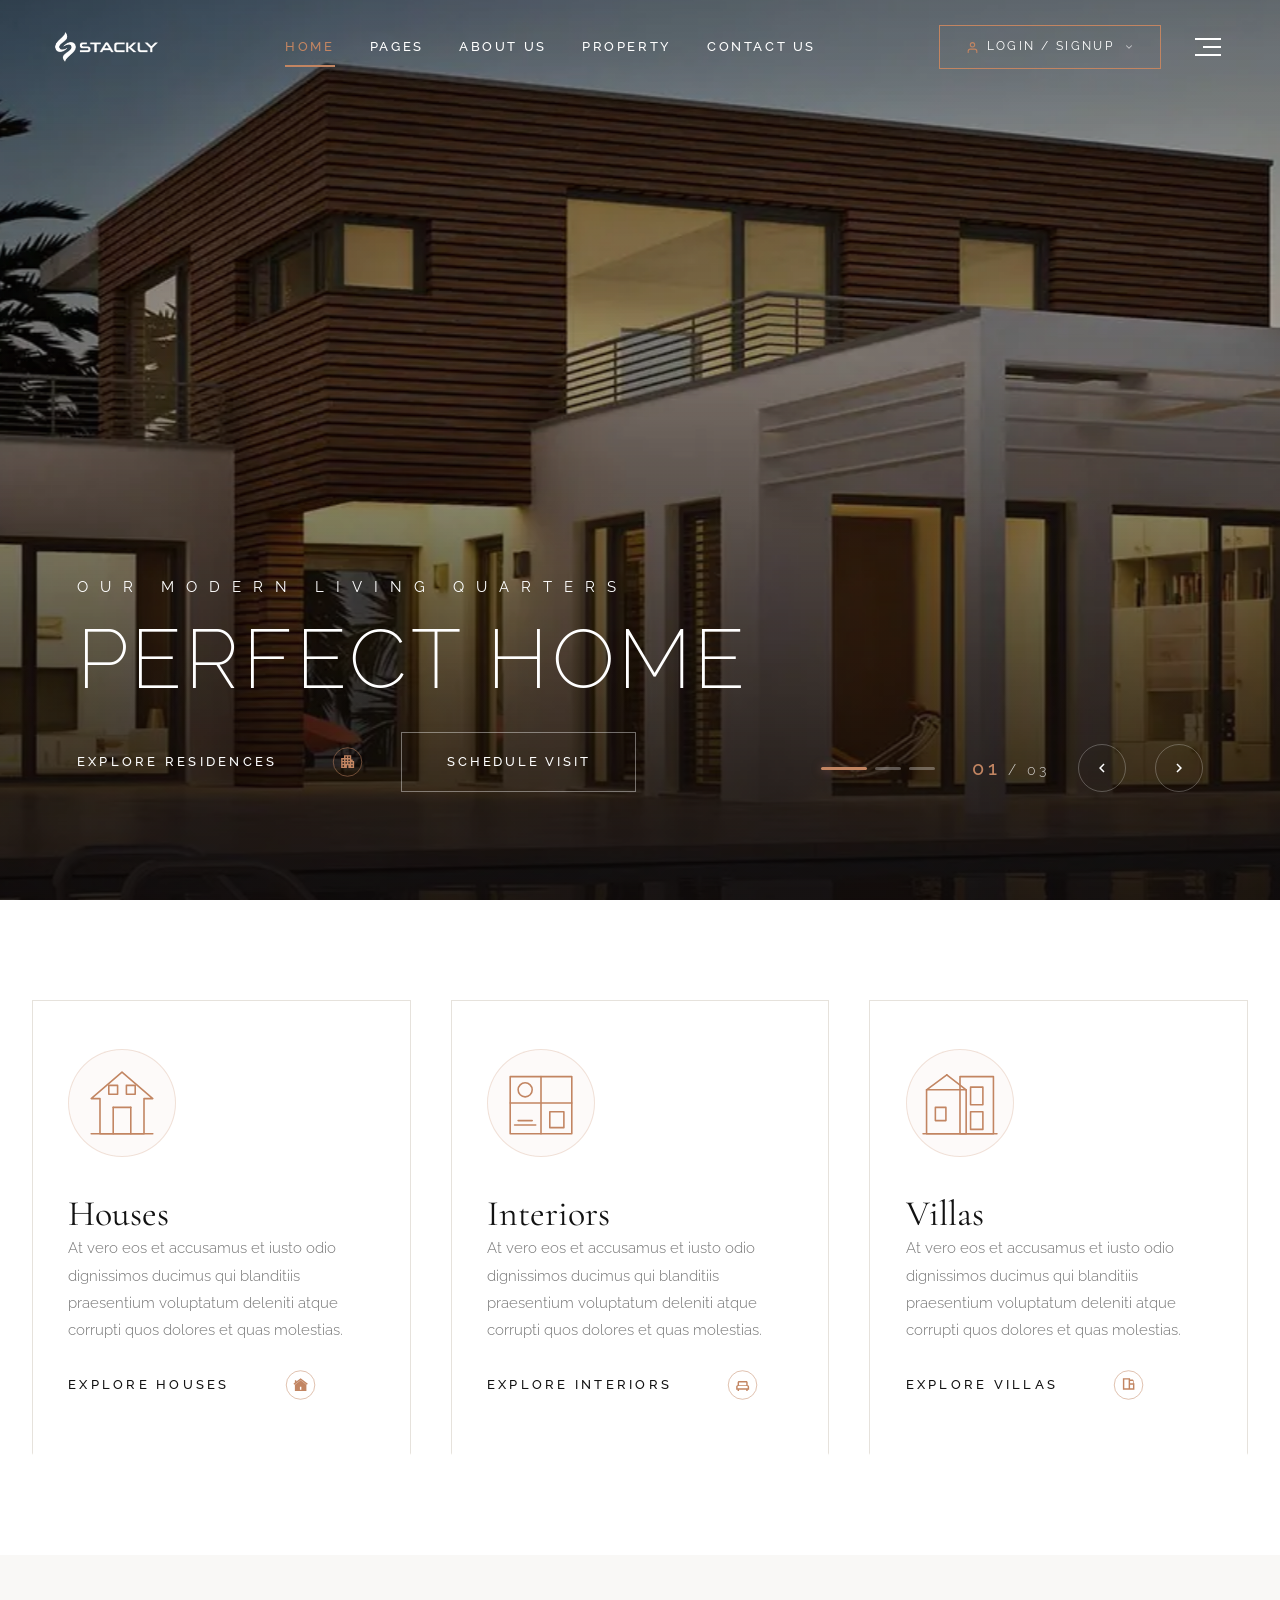
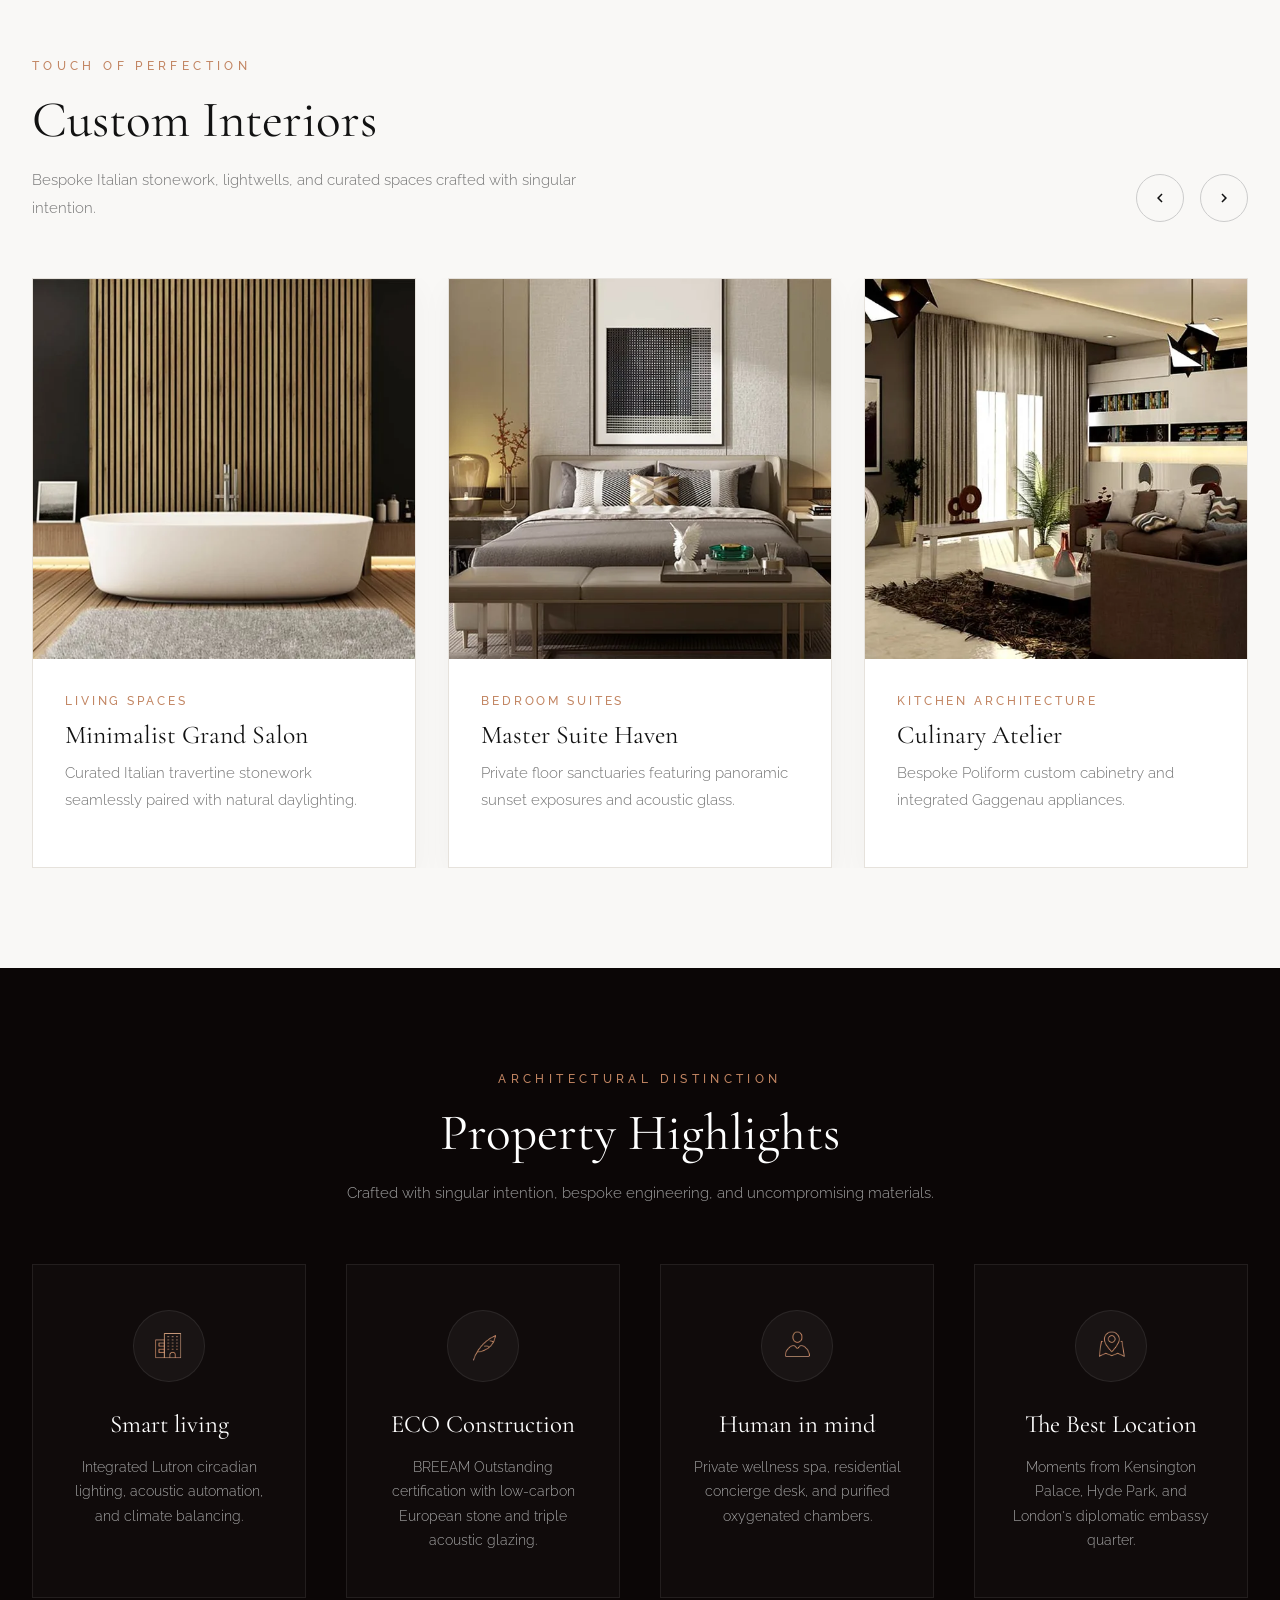
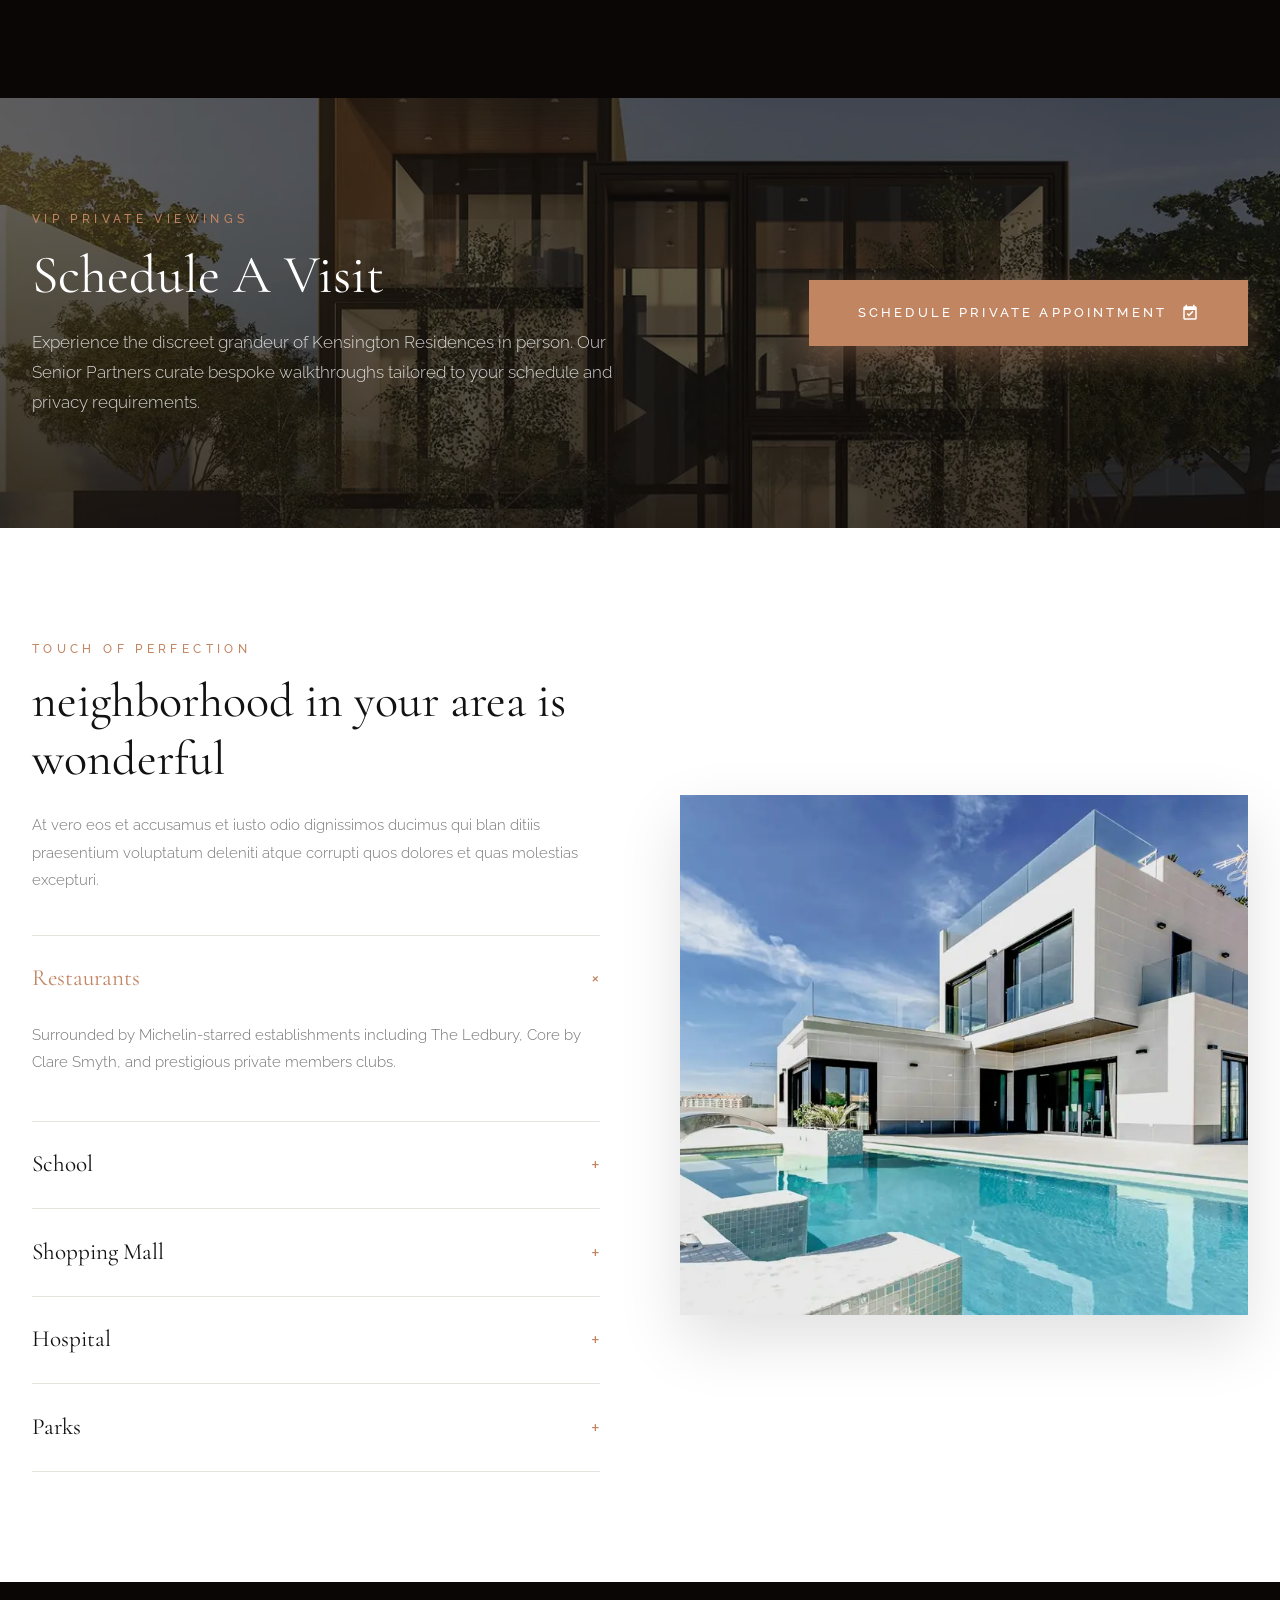
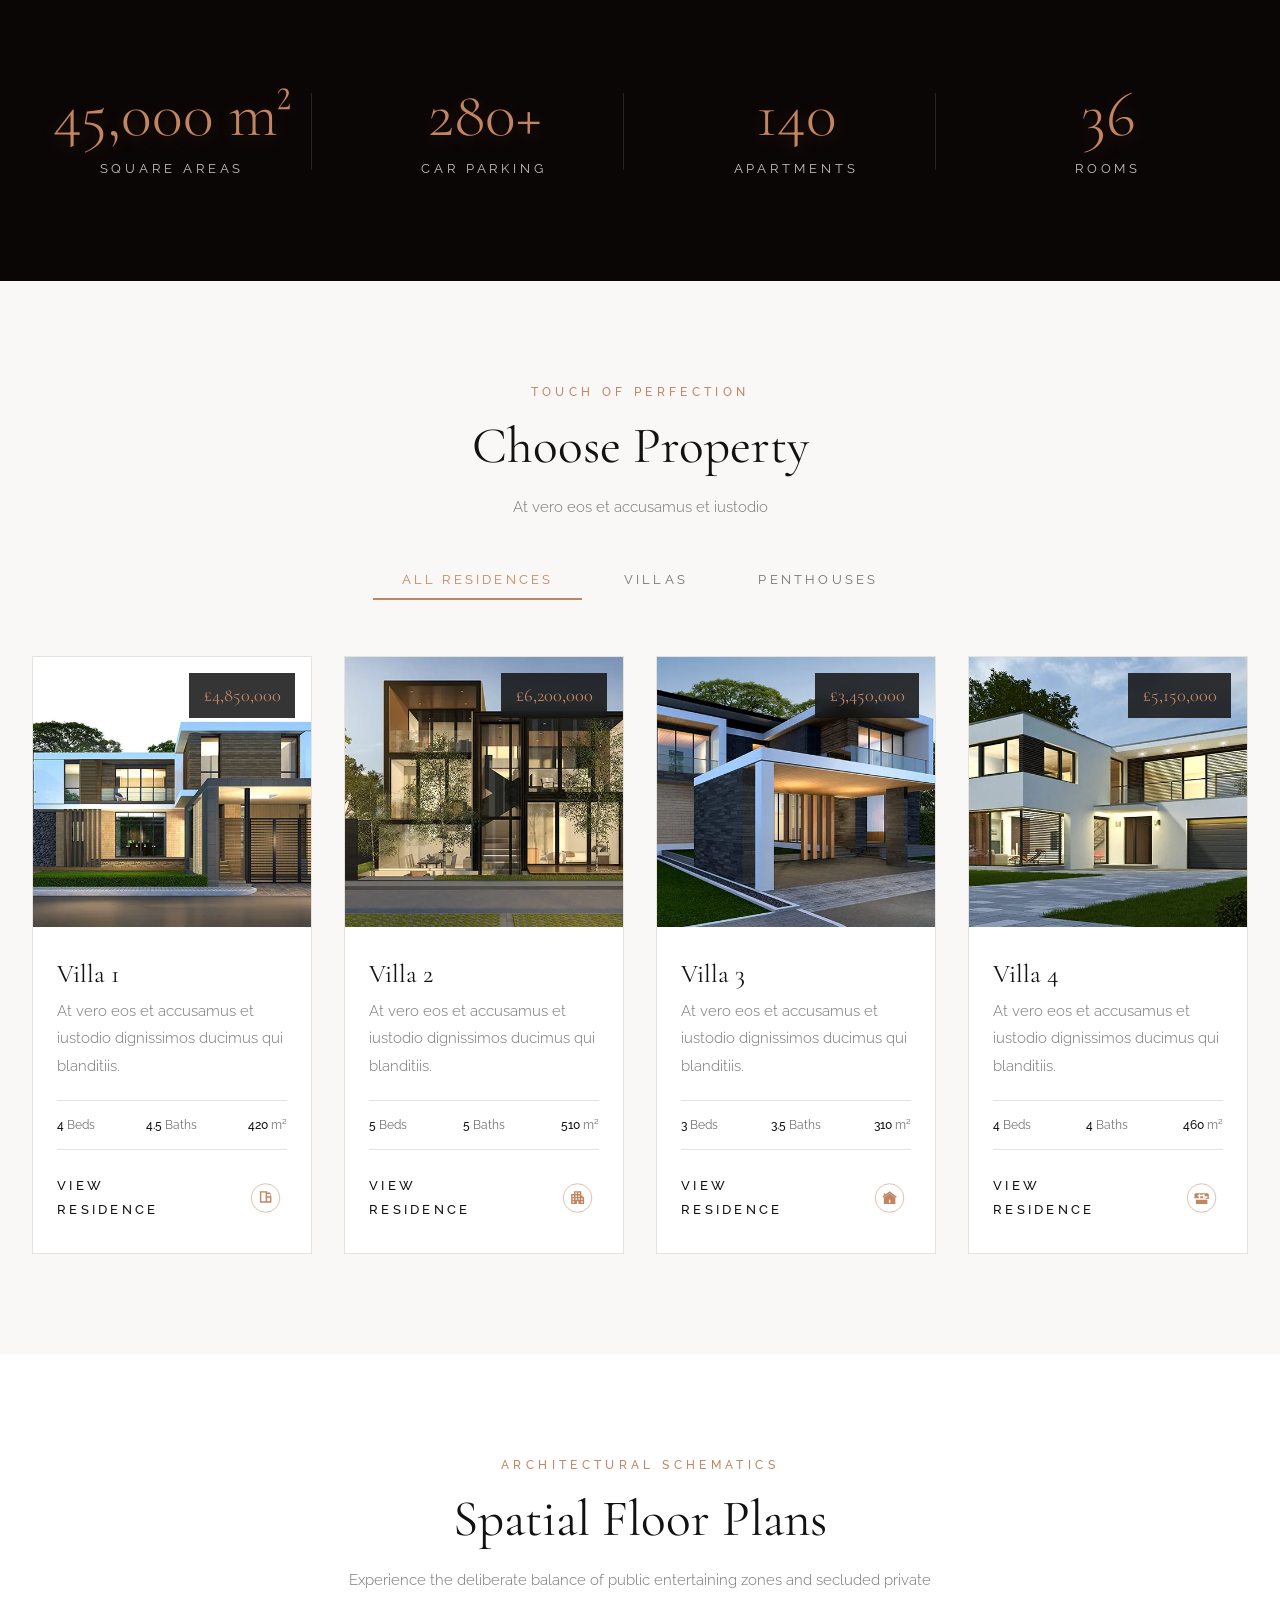
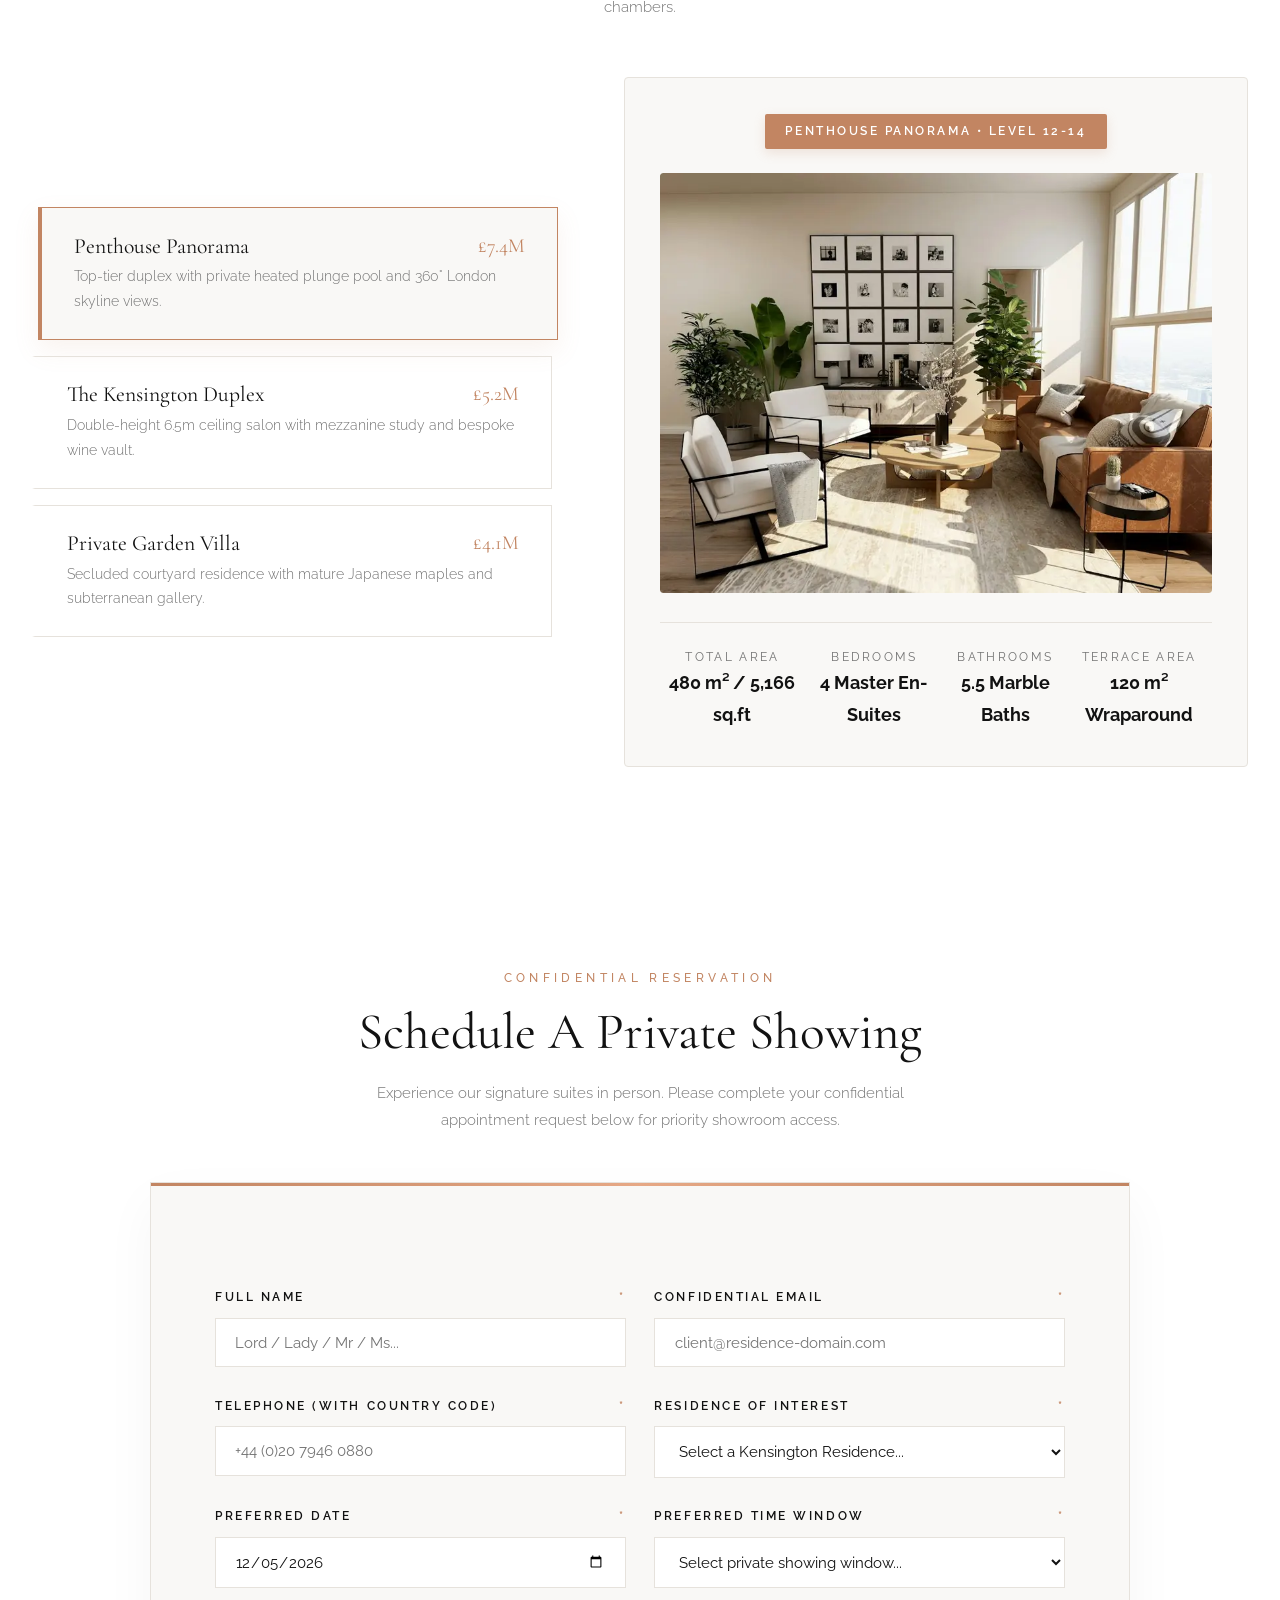
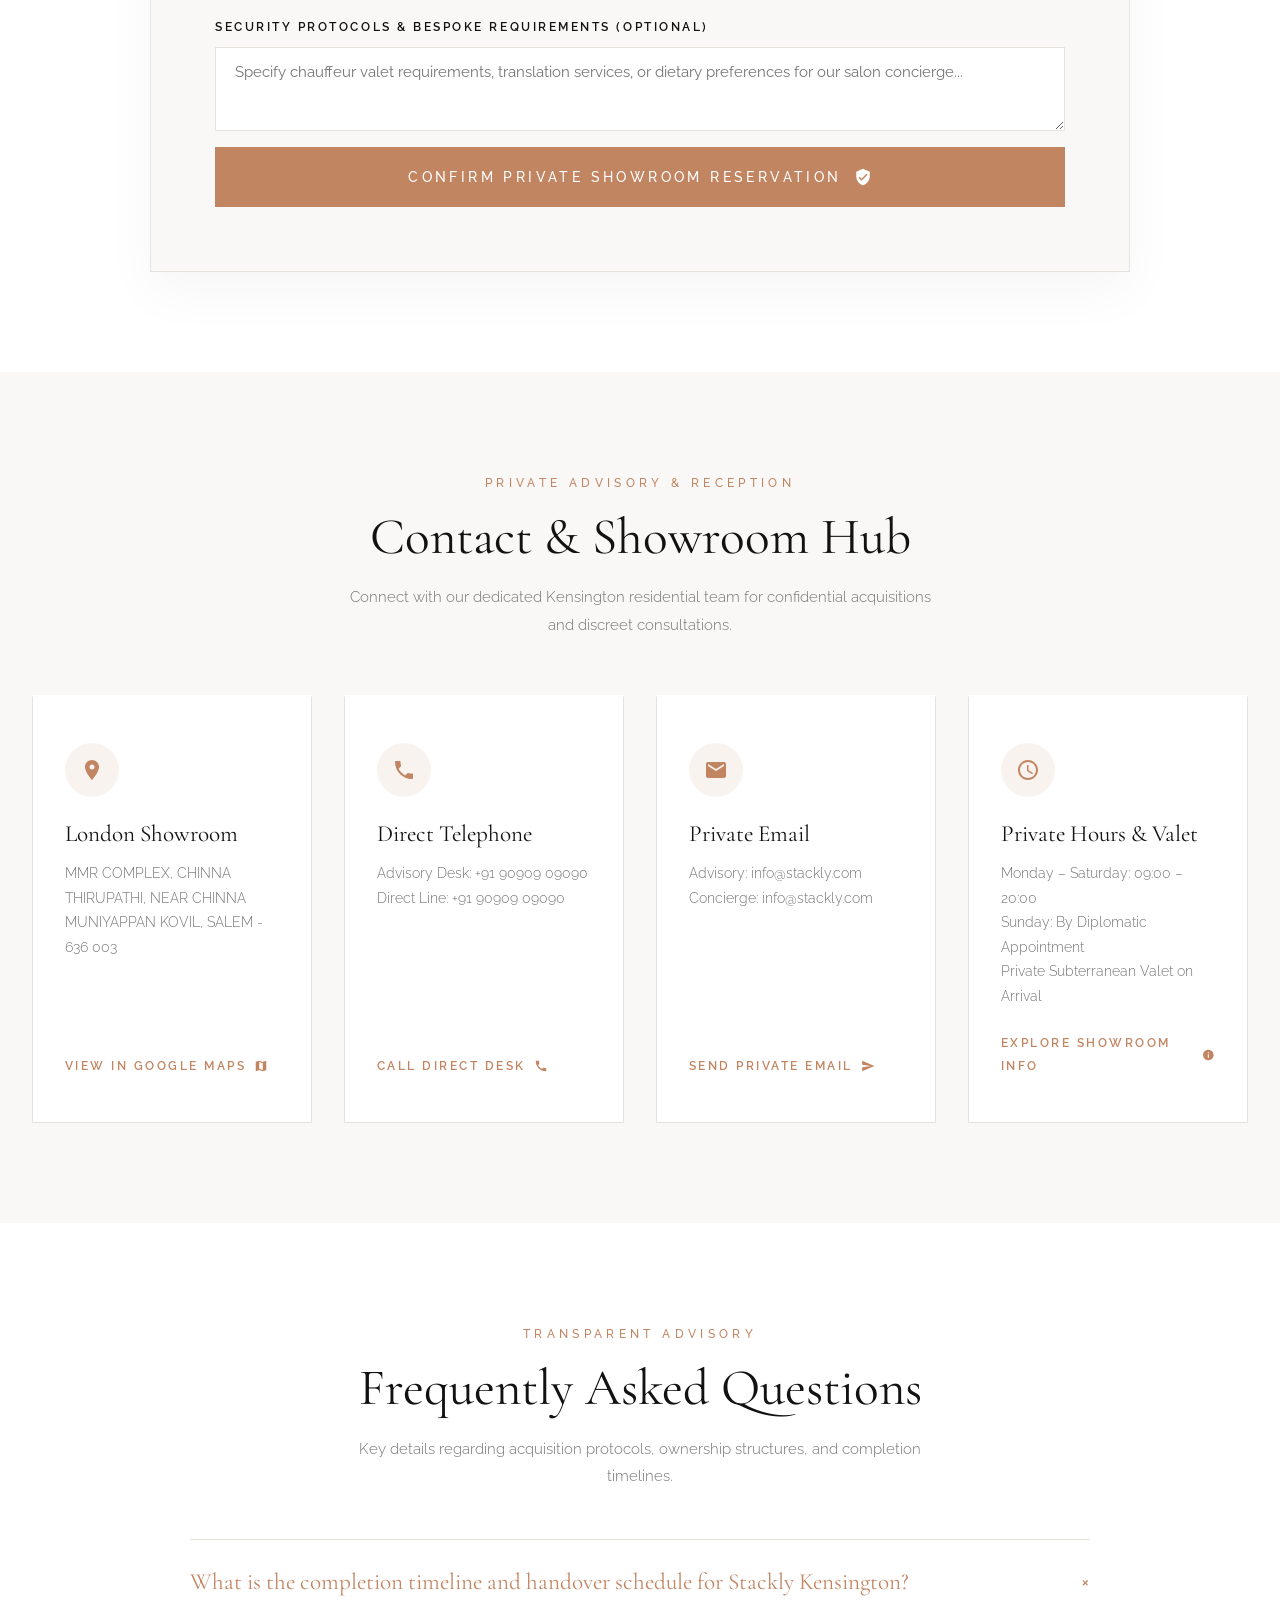
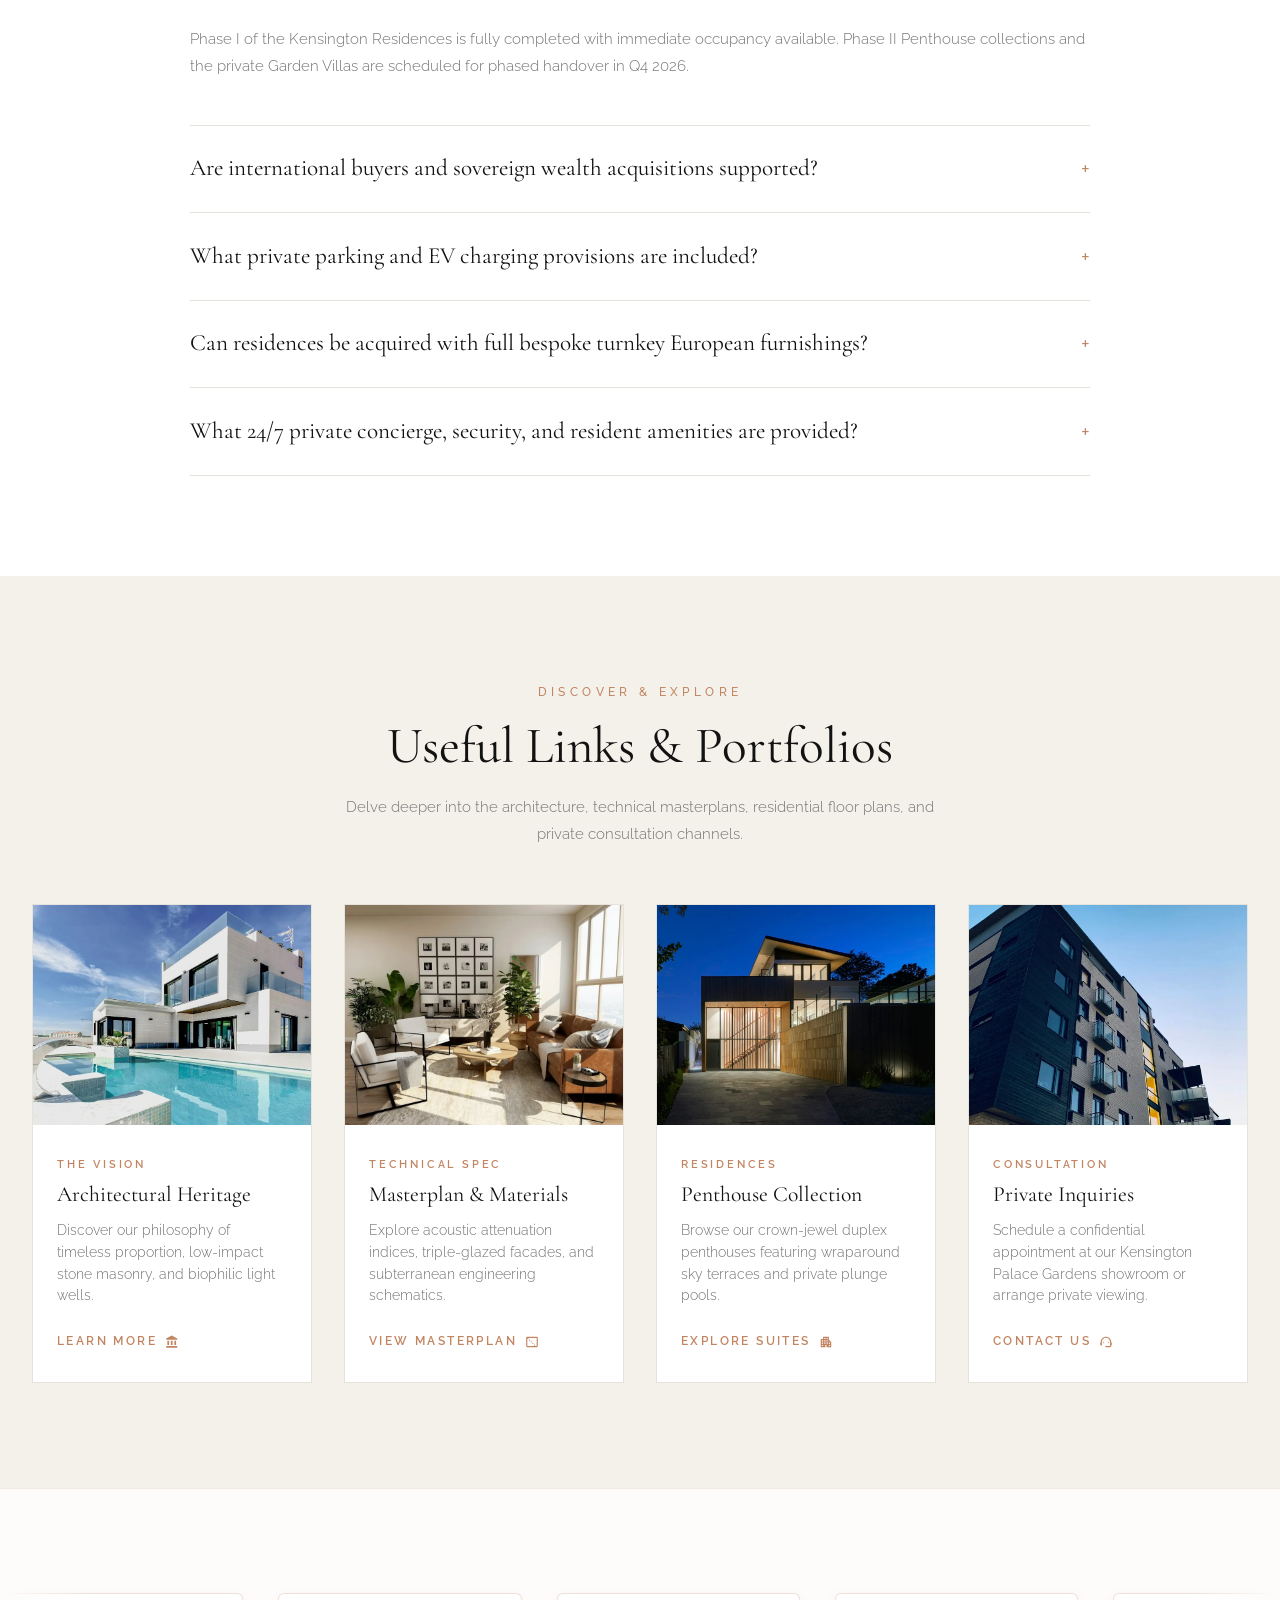
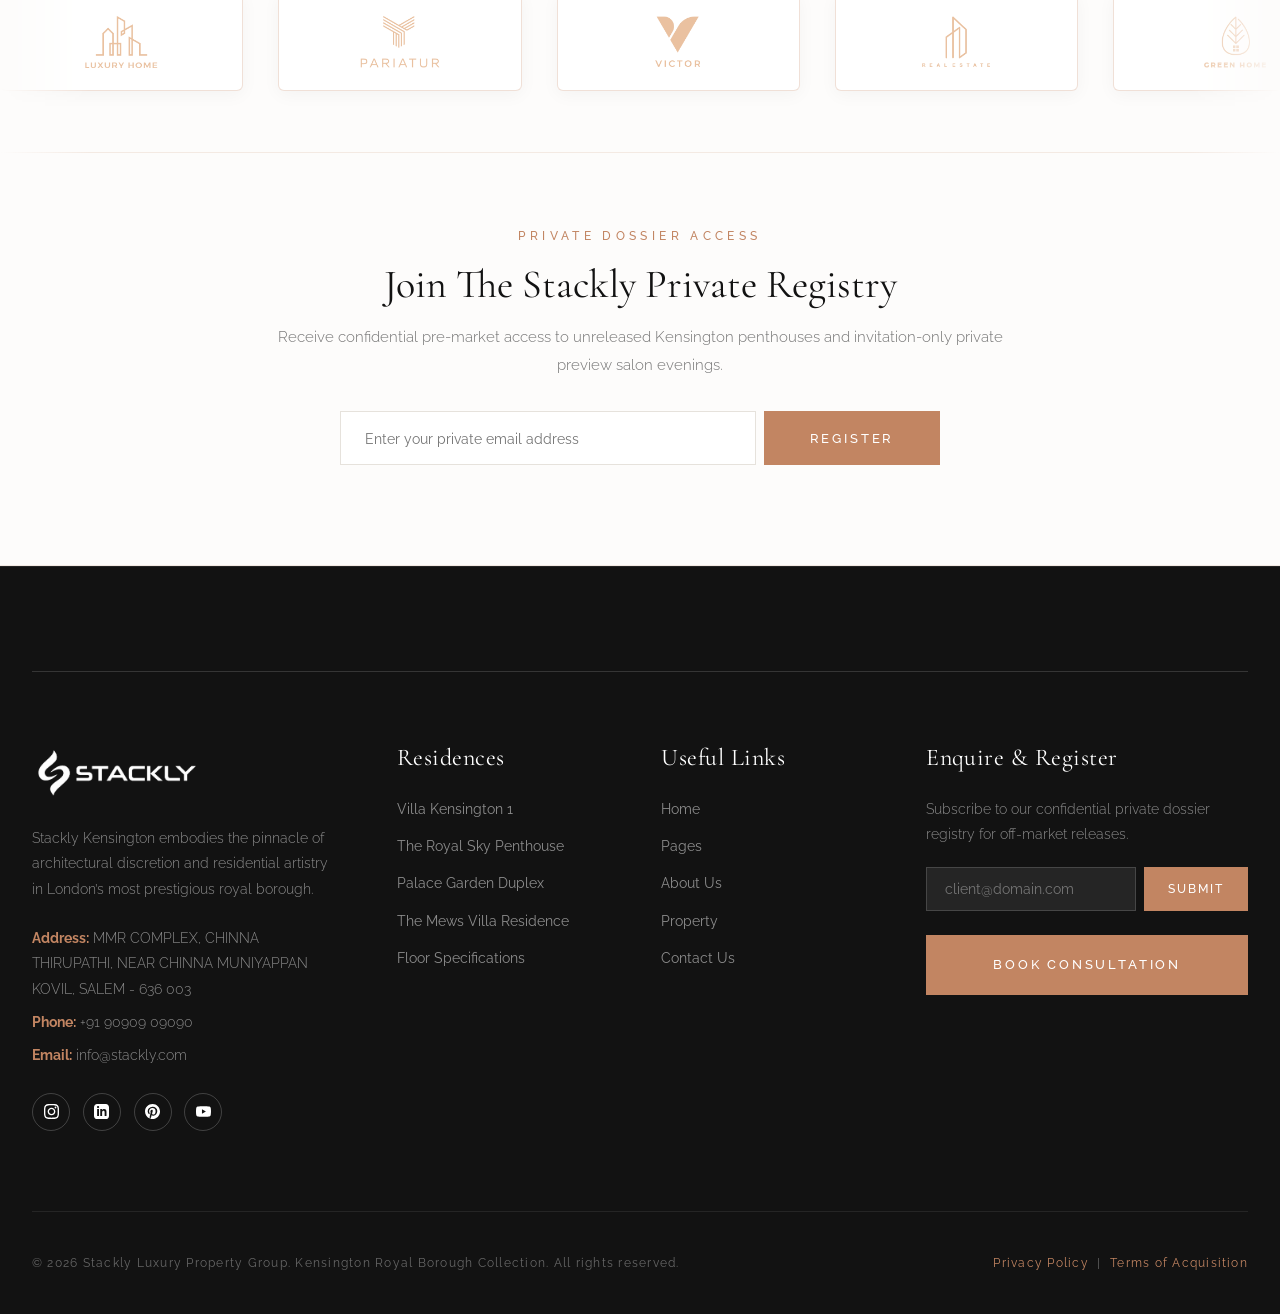
<file: index.html>
<!DOCTYPE html>
<html lang="en">
<head>
  <meta charset="UTF-8">
  <meta name="viewport" content="width=device-width, initial-scale=1.0">
  <title>Kensington – Stackly Luxury Real Estate & Residences</title>
  <meta name="description" content="Kensington – Hendon style luxury property management and residential showcase by Stackly.">
  <link rel="icon" type="image/webp" href="assets/images/stackly-logo-light.webp">
  
  <!-- Master Stylesheets -->
  <link rel="stylesheet" href="assets/css/style.css">
  <link rel="stylesheet" href="assets/css/responsive.css">

  <!-- Google Material Icons & Symbols -->
  <link rel="stylesheet" href="https://fonts.googleapis.com/css2?family=Material+Symbols+Outlined:opsz,wght,FILL,GRAD@20..48,100..700,0..1,-50..200">
  <link rel="stylesheet" href="https://fonts.googleapis.com/icon?family=Material+Icons">
</head>
<body>

    <!-- ==========================================================================
       HEADER & NAVIGATION (HENDON KENSINGTON EXACT)
       ========================================================================== -->
  <header id="qodef-page-header" class="site-header">
    <div class="qodef-header-inner header-inner">
      <div class="qodef-header-logo-link">
        <a href="index.html" aria-label="Stackly Home">
          <img src="assets/images/stackly-logo-light.webp" alt="Stackly Logo" class="header-logo logo-light">
          <img src="assets/images/stackly-logo-dark.webp" alt="Stackly Logo" class="header-logo logo-dark">
        </a>
      </div>

      <nav class="qodef-header-navigation main-nav" aria-label="Primary Menu">
        <ul class="menu nav-menu">
          <li class="menu-item"><a href="index.html" class="nav-link active">Home</a></li>
          <li class="menu-item"><a href="pages.html" class="nav-link">Pages</a></li>
          <li class="menu-item"><a href="about-us.html" class="nav-link">About Us</a></li>
          <li class="menu-item"><a href="property.html" class="nav-link">Property</a></li>
          <li class="menu-item"><a href="contact.html" class="nav-link">Contact Us</a></li>
        </ul>
      </nav>

      <div class="qodef-header-widget-holder header-actions">
        <div class="header-auth-wrapper">
          <a href="login.html" class="btn-header-visit btn-header-cta header-auth-btn" id="header-auth-trigger" aria-label="Login or Sign Up">
            <svg class="header-auth-icon" width="13" height="13" viewBox="0 0 24 24" fill="none" stroke="currentColor" stroke-width="2" stroke-linecap="round" stroke-linejoin="round">
              <path d="M20 21v-2a4 4 0 0 0-4-4H8a4 4 0 0 0-4 4v2"></path>
              <circle cx="12" cy="7" r="4"></circle>
            </svg>
            <span>Login / Signup</span>
            <svg class="header-auth-caret" width="10" height="10" viewBox="0 0 24 24" fill="none" stroke="currentColor" stroke-width="2.5" stroke-linecap="round" stroke-linejoin="round">
              <polyline points="6 9 12 15 18 9"></polyline>
            </svg>
          </a>
          <div class="header-auth-dropdown" id="header-auth-dropdown" role="menu" aria-label="User Account Options">
            <a href="login.html" class="header-auth-drop-link" role="menuitem">
              <div class="drop-icon">
                <svg width="15" height="15" viewBox="0 0 24 24" fill="none" stroke="currentColor" stroke-width="2" stroke-linecap="round" stroke-linejoin="round">
                  <path d="M15 3h4a2 2 0 0 1 2 2v14a2 2 0 0 1-2 2h-4"></path>
                  <polyline points="10 17 15 12 10 7"></polyline>
                  <line x1="15" y1="12" x2="3" y2="12"></line>
                </svg>
              </div>
              <div class="drop-text">
                <span class="drop-title">Resident & Admin Login</span>
                <span class="drop-desc">Access resident dossier or administration</span>
              </div>
            </a>
            <div class="header-auth-divider"></div>
            <a href="signup.html" class="header-auth-drop-link" role="menuitem">
              <div class="drop-icon">
                <svg width="15" height="15" viewBox="0 0 24 24" fill="none" stroke="currentColor" stroke-width="2" stroke-linecap="round" stroke-linejoin="round">
                  <path d="M16 21v-2a4 4 0 0 0-4-4H5a4 4 0 0 0-4 4v2"></path>
                  <circle cx="8.5" cy="7" r="4"></circle>
                  <line x1="20" y1="8" x2="20" y2="14"></line>
                  <line x1="23" y1="11" x2="17" y2="11"></line>
                </svg>
              </div>
              <div class="drop-text">
                <span class="drop-title">Apply for Registry (Sign Up)</span>
                <span class="drop-desc">Prospective resident & investor registration</span>
              </div>
            </a>
          </div>
        </div>
        <div class="qodef-side-area-opener header-offcanvas-trigger" id="qodef-side-area-opener-trigger" aria-label="Side Area Opener">
          <span></span>
          <span></span>
          <span></span>
        </div>
      </div>
    </div>
  </header>

  <!-- OFFCANVAS SIDE AREA -->
  <div class="qodef-side-area-cover offcanvas-overlay" id="qodef-side-cover" aria-hidden="true"></div>
  <aside id="qodef-side-area" class="offcanvas-panel" aria-label="Side Area" aria-hidden="true">
    <button type="button" class="qodef-side-area-close offcanvas-close" id="qodef-side-close" aria-label="Close Side Area">
      <svg width="18" height="18" viewBox="0 0 24 24" fill="none" stroke="currentColor" stroke-width="2" stroke-linecap="round" stroke-linejoin="round">
        <line x1="18" y1="6" x2="6" y2="18"></line>
        <line x1="6" y1="6" x2="18" y2="18"></line>
      </svg>
    </button>
    <div>
      <a href="index.html" style="display:inline-block; margin-bottom:2rem;">
        <img src="assets/images/stackly-logo-light.webp" alt="Stackly" style="max-width:160px; display:block;">
      </a>
      <nav class="qodef-side-area-nav offcanvas-links">
        <a href="index.html" class="active">Home</a>
        <a href="pages.html">Pages</a>
        <a href="about-us.html">About Us</a>
        <a href="property.html">Property</a>
        <a href="contact.html">Contact Us</a>
      </nav>
    </div>
    <div style="border-top:1px solid rgba(255,255,255,0.1); padding-top:2rem;">
      <p style="color:#aaa; font-size:0.85rem; margin-bottom:0.5rem;"><strong style="color:var(--color-primary);">Address:</strong> MMR COMPLEX, CHINNA THIRUPATHI, NEAR CHINNA MUNIYAPPAN KOVIL, SALEM - 636 003</p>
      <p style="color:#aaa; font-size:0.85rem; margin-bottom:0.5rem;"><strong style="color:var(--color-primary);">Phone:</strong> <a href="tel:+919090909090" style="color:inherit; text-decoration:none;">+91 90909 09090</a></p>
      <p style="color:#aaa; font-size:0.85rem; margin-bottom:0.8rem;"><strong style="color:var(--color-primary);">Email:</strong> <a href="mailto:info@stackly.com" style="color:inherit; text-decoration:none;">info@stackly.com</a></p>
      <div style="padding-top:0.8rem; border-top:1px dashed rgba(255,255,255,0.1); display:flex; gap:1.2rem; align-items:center;">
        <a href="login.html" style="color:var(--color-primary); font-size:0.85rem; text-decoration:none; font-weight:500;">Resident Login</a>
        <span style="color:rgba(255,255,255,0.2);">•</span>
        <a href="signup.html" style="color:#aaa; font-size:0.85rem; text-decoration:none;">Sign Up</a>
      </div>
    </div>
  </aside>

  <main>
    <!-- ==========================================================================
         SECTION 1: HERO REVOLUTION SLIDER REPLICA
         ========================================================================== -->
    <section class="hendon-hero-slider hero-slider-section" id="hero-slider-section">
      <!-- Slide 1 -->
      <div class="hendon-hero-slide hero-slide active">
        <div class="hendon-slide-bg hero-slide-bg" style="background-image: url('assets/images/hero-slide-1.webp');"></div>
        <div class="hendon-static-layers hero-slide-content">
          <span class="hendon-layer-subtitle hero-tagline">OUR MODERN LIVING QUARTERS</span>
          <h1 class="hendon-layer-title hero-title">PERFECT HOME</h1>
          <div class="hendon-layer-button-wrap hero-cta-wrapper">
            <a class="qodef-button qodef-layout--minimal btn-kensington" href="404.html">
              <span class="qodef-m-text btn-text">EXPLORE RESIDENCES</span>
              <svg xmlns="http://www.w3.org/2000/svg" version="1.1" width="74px" height="40px" viewBox="0 0 74 40" aria-hidden="true"><g><circle opacity="0.5" fill="none" stroke="#C28562" cx="71%" cy="50%" r="24%"></circle><circle fill="none" stroke="#C28562" cx="71%" cy="50%" r="24%"></circle></g><path class="kensington-icon-glyph" fill="#C28562" transform="translate(44, 11) scale(0.72)" d="M17 11V3H7v4H3v14h8v-4h2v4h8V11h-4zM7 19H5v-2h2v2zm0-4H5v-2h2v2zm0-4H5V9h2v2zm4 4H9v-2h2v2zm0-4H9V9h2v2zm0-4H9V5h2v2zm4 8h-2v-2h2v2zm0-4h-2V9h2v2zm0-4h-2V5h2v2zm4 12h-2v-2h2v2zm0-4h-2v-2h2v2zm0-4h-2V9h2v2z"/></svg>
            </a>
            <a href="404.html" class="btn-outline-white">SCHEDULE VISIT</a>
          </div>
        </div>
      </div>

      <!-- Slide 2 -->
      <div class="hendon-hero-slide hero-slide">
        <div class="hendon-slide-bg hero-slide-bg" style="background-image: url('assets/images/hero-slide-2.webp');"></div>
        <div class="hendon-static-layers hero-slide-content">
          <span class="hendon-layer-subtitle hero-tagline">CONTEMPORARY SOPHISTICATION</span>
          <h2 class="hendon-layer-title hero-title">TIMELESS LIVING</h2>
          <div class="hendon-layer-button-wrap hero-cta-wrapper">
            <a class="qodef-button qodef-layout--minimal btn-kensington" href="404.html">
              <span class="qodef-m-text btn-text">VIEW SPECIFICATIONS</span>
              <svg xmlns="http://www.w3.org/2000/svg" version="1.1" width="74px" height="40px" viewBox="0 0 74 40" aria-hidden="true"><g><circle opacity="0.5" fill="none" stroke="#C28562" cx="71%" cy="50%" r="24%"></circle><circle fill="none" stroke="#C28562" cx="71%" cy="50%" r="24%"></circle></g><path class="kensington-icon-glyph" fill="#C28562" transform="translate(44, 11) scale(0.72)" d="M21 6H3c-1.1 0-2 .9-2 2v8c0 1.1.9 2 2 2h18c1.1 0 2-.9 2-2V8c0-1.1-.9-2-2-2zm0 10H3V8h2v4h2V8h2v4h2V8h2v4h2V8h2v4h2V8h3v8z"/></svg>
            </a>
            <a href="404.html" class="btn-outline-white">ABOUT ARCHITECTURE</a>
          </div>
        </div>
      </div>

      <!-- Slide 3 -->
      <div class="hendon-hero-slide hero-slide">
        <div class="hendon-slide-bg hero-slide-bg" style="background-image: url('assets/images/hero-slide-3.webp');"></div>
        <div class="hendon-static-layers hero-slide-content">
          <span class="hendon-layer-subtitle hero-tagline">KENSINGTON EXCLUSIVE COLLECTION</span>
          <h2 class="hendon-layer-title hero-title">PRIVATE SUITES</h2>
          <div class="hendon-layer-button-wrap hero-cta-wrapper">
            <a class="qodef-button qodef-layout--minimal btn-kensington" href="404.html">
              <span class="qodef-m-text btn-text">REQUEST DOSSIER</span>
              <svg xmlns="http://www.w3.org/2000/svg" version="1.1" width="74px" height="40px" viewBox="0 0 74 40" aria-hidden="true"><g><circle opacity="0.5" fill="none" stroke="#C28562" cx="71%" cy="50%" r="24%"></circle><circle fill="none" stroke="#C28562" cx="71%" cy="50%" r="24%"></circle></g><path class="kensington-icon-glyph" fill="#C28562" transform="translate(44, 11) scale(0.72)" d="M20 6h-8l-2-2H4c-1.1 0-1.99.9-1.99 2L2 18c0 1.1.9 2 2 2h16c1.1 0 2-.9 2-2V8c0-1.1-.9-2-2-2zm0 12H4V8h16v10z"/></svg>
            </a>
            <a href="404.html" class="btn-outline-white">ALL RESIDENCES</a>
          </div>
        </div>
      </div>

      <!-- Slide Nav Controls -->
      <div class="hendon-hero-controls hero-controls">
        <div class="hero-pagination-bullets" id="hero-pagination"></div>
        <div class="hendon-slide-counter hero-counter">
          <span class="current-slide">01</span> / <span class="total-slides">03</span>
        </div>
        <button class="hendon-nav-btn hero-nav-btn hero-prev-btn" aria-label="Previous Slide">
          <svg viewBox="0 0 24 24" fill="currentColor" aria-hidden="true"><path d="M15.41 7.41L14 6l-6 6 6 6 1.41-1.41L10.83 12z"/></svg>
        </button>
        <button class="hendon-nav-btn hero-nav-btn hero-next-btn" aria-label="Next Slide">
          <svg viewBox="0 0 24 24" fill="currentColor" aria-hidden="true"><path d="M10 6L8.59 7.41 13.17 12l-4.58 4.59L10 18l6-6z"/></svg>
        </button>
      </div>
    </section>

    <!-- ==========================================================================
         SECTION 2: HOUSES, INTERIORS, VILLAS (3-COLUMN SHOWCASE WITH SVGS)
         ========================================================================== -->
    <section class="section-triple-showcase" id="architectural-concepts">
      <div class="container">
        <div class="triple-grid">
          <!-- Item 1: Houses -->
          <div class="qodef-banner qodef-layout--with-custom-icon triple-item stagger-item">
            <div class="qodef-m-custom-icon">
              <svg version="1.1" xmlns="http://www.w3.org/2000/svg" width="96px" height="96px" viewBox="0 0 100 100" class="concept-icon-svg">
                <g fill="none" stroke="#C28562" stroke-width="1.5" stroke-linecap="round" stroke-linejoin="round">
                  <polygon class="svg-path-frame" pathLength="100" points="50,15 15,45 25,45 25,85 75,85 75,45 85,45"/>
                  <line class="svg-path-line" pathLength="100" x1="40" y1="85" x2="40" y2="55"/>
                  <line class="svg-path-line" pathLength="100" x1="60" y1="85" x2="60" y2="55"/>
                  <line class="svg-path-line" pathLength="100" x1="40" y1="55" x2="60" y2="55"/>
                  <line class="svg-path-base" pathLength="100" x1="15" y1="85" x2="85" y2="85"/>
                  <rect class="svg-path-detail" pathLength="100" x="35" y="30" width="10" height="10"/>
                  <rect class="svg-path-detail" pathLength="100" x="55" y="30" width="10" height="10"/>
                </g>
              </svg>
            </div>
            <h3 class="qodef-m-title">Houses</h3>
            <p>At vero eos et accusamus et iusto odio dignissimos ducimus qui blanditiis praesentium voluptatum deleniti atque corrupti quos dolores et quas molestias.</p>
            <a class="qodef-button qodef-layout--minimal btn-kensington" href="404.html">
              <span class="qodef-m-text btn-text">EXPLORE HOUSES</span>
              <svg xmlns="http://www.w3.org/2000/svg" version="1.1" width="74px" height="40px" viewBox="0 0 74 40" aria-hidden="true"><g><circle opacity="0.5" fill="none" stroke="#C28562" cx="71%" cy="50%" r="24%"></circle><circle fill="none" stroke="#C28562" cx="71%" cy="50%" r="24%"></circle></g><path class="kensington-icon-glyph" fill="#C28562" transform="translate(44, 11) scale(0.72)" d="M12 3L6 7.58V6H4v3.1L2 10.6l1.4 1.4L12 5.5l8.6 6.5 1.4-1.4L12 3zM4 12v9h16v-9l-8-6-8 6zm9 7h-2v-4h2v4z"/></svg>
            </a>
          </div>

          <!-- Item 2: Interiors -->
          <div class="qodef-banner qodef-layout--with-custom-icon triple-item stagger-item">
            <div class="qodef-m-custom-icon">
              <svg version="1.1" xmlns="http://www.w3.org/2000/svg" width="96px" height="96px" viewBox="0 0 100 100" class="concept-icon-svg">
                <g fill="none" stroke="#C28562" stroke-width="1.5" stroke-linecap="round" stroke-linejoin="round">
                  <rect class="svg-path-frame" pathLength="100" x="15" y="20" width="70" height="65"/>
                  <line class="svg-path-line" pathLength="100" x1="15" y1="50" x2="85" y2="50"/>
                  <line class="svg-path-line" pathLength="100" x1="50" y1="20" x2="50" y2="85"/>
                  <circle class="svg-path-circle" pathLength="100" cx="32" cy="35" r="8"/>
                  <rect class="svg-path-detail" pathLength="100" x="60" y="60" width="16" height="18"/>
                  <line class="svg-path-detail" pathLength="100" x1="20" y1="75" x2="44" y2="75"/>
                  <line class="svg-path-detail" pathLength="100" x1="24" y1="70" x2="40" y2="70"/>
                </g>
              </svg>
            </div>
            <h3 class="qodef-m-title">Interiors</h3>
            <p>At vero eos et accusamus et iusto odio dignissimos ducimus qui blanditiis praesentium voluptatum deleniti atque corrupti quos dolores et quas molestias.</p>
            <a class="qodef-button qodef-layout--minimal btn-kensington" href="404.html">
              <span class="qodef-m-text btn-text">EXPLORE INTERIORS</span>
              <svg xmlns="http://www.w3.org/2000/svg" version="1.1" width="74px" height="40px" viewBox="0 0 74 40" aria-hidden="true"><g><circle opacity="0.5" fill="none" stroke="#C28562" cx="71%" cy="50%" r="24%"></circle><circle fill="none" stroke="#C28562" cx="71%" cy="50%" r="24%"></circle></g><path class="kensington-icon-glyph" fill="#C28562" transform="translate(44, 11) scale(0.72)" d="M19 13V9c0-1.1-.9-2-2-2H7c-1.1 0-2 .9-2 2v4c-1.1 0-2 .9-2 2v4h2v2h2v-2h10v2h2v-2h2v-4c0-1.1-.9-2-2-2zM7 9h10v4H7V9zm12 8H5v-2c0-.55.45-1 1-1h12c.55 0 1 .45 1 1v2z"/></svg>
            </a>
          </div>

          <!-- Item 3: Villas -->
          <div class="qodef-banner qodef-layout--with-custom-icon triple-item stagger-item">
            <div class="qodef-m-custom-icon">
              <svg version="1.1" xmlns="http://www.w3.org/2000/svg" width="96px" height="96px" viewBox="0 0 100 100" class="concept-icon-svg">
                <g fill="none" stroke="#C28562" stroke-width="1.5" stroke-linecap="round" stroke-linejoin="round">
                  <rect class="svg-path-frame" pathLength="100" x="12" y="35" width="45" height="50"/>
                  <rect class="svg-path-frame" pathLength="100" x="50" y="20" width="38" height="65"/>
                  <line class="svg-path-base" pathLength="100" x1="8" y1="85" x2="92" y2="85"/>
                  <line class="svg-path-line" pathLength="100" x1="12" y1="35" x2="35" y2="18"/>
                  <line class="svg-path-line" pathLength="100" x1="35" y1="18" x2="57" y2="35"/>
                  <rect class="svg-path-detail" pathLength="100" x="22" y="55" width="12" height="15"/>
                  <rect class="svg-path-detail" pathLength="100" x="62" y="32" width="14" height="20"/>
                  <rect class="svg-path-detail" pathLength="100" x="62" y="60" width="14" height="20"/>
                </g>
              </svg>
            </div>
            <h3 class="qodef-m-title">Villas</h3>
            <p>At vero eos et accusamus et iusto odio dignissimos ducimus qui blanditiis praesentium voluptatum deleniti atque corrupti quos dolores et quas molestias.</p>
            <a class="qodef-button qodef-layout--minimal btn-kensington" href="404.html">
              <span class="qodef-m-text btn-text">EXPLORE VILLAS</span>
              <svg xmlns="http://www.w3.org/2000/svg" version="1.1" width="74px" height="40px" viewBox="0 0 74 40" aria-hidden="true"><g><circle opacity="0.5" fill="none" stroke="#C28562" cx="71%" cy="50%" r="24%"></circle><circle fill="none" stroke="#C28562" cx="71%" cy="50%" r="24%"></circle></g><path class="kensington-icon-glyph" fill="#C28562" transform="translate(44, 11) scale(0.72)" d="M19 10V7c0-1.1-.9-2-2-2h-3V3H4v16h16v-9h-1zM6 5h6v12H6V5zm12 12h-4v-5h4v5zm0-7h-4V7h4v3z"/></svg>
            </a>
          </div>
        </div>
      </div>
    </section>

    <!-- ==========================================================================
         SECTION 3: CUSTOM INTERIORS GALLERY CAROUSEL (MASKED REVEAL & PARALLAX)
         ========================================================================== -->
    <section class="section-gallery-slider" id="interiors-gallery">
      <div class="container">
        <div style="display:flex; justify-content:space-between; align-items:flex-end; margin-bottom:3.5rem;">
          <div>
            <span class="section-subtitle">TOUCH OF PERFECTION</span>
            <h2 class="section-title">Custom Interiors</h2>
            <p class="section-desc" style="margin-bottom:0;">Bespoke Italian stonework, lightwells, and curated spaces crafted with singular intention.</p>
          </div>
          <div style="display:flex; gap:1rem;">
            <button class="hendon-nav-btn hero-nav-btn gallery-prev-btn" style="color:#111; border-color:#ccc;" aria-label="Previous Gallery Image">
              <svg viewBox="0 0 24 24" fill="currentColor" aria-hidden="true"><path d="M15.41 7.41L14 6l-6 6 6 6 1.41-1.41L10.83 12z"/></svg>
            </button>
            <button class="hendon-nav-btn hero-nav-btn gallery-next-btn" style="color:#111; border-color:#ccc;" aria-label="Next Gallery Image">
              <svg viewBox="0 0 24 24" fill="currentColor" aria-hidden="true"><path d="M10 6L8.59 7.41 13.17 12l-4.58 4.59L10 18l6-6z"/></svg>
            </button>
          </div>
        </div>

        <div class="gallery-carousel">
          <div class="gallery-track">
            <div class="gallery-card masked-reveal-box">
              <div class="gallery-img-wrap"><img src="assets/images/gallery-interior-1.webp" alt="Minimalist Grand Salon"></div>
              <div class="gallery-card-content">
                <span class="gallery-card-tag">LIVING SPACES</span>
                <h4>Minimalist Grand Salon</h4>
                <p>Curated Italian travertine stonework seamlessly paired with natural daylighting.</p>
              </div>
            </div>

            <div class="gallery-card masked-reveal-box">
              <div class="gallery-img-wrap"><img src="assets/images/gallery-interior-2.webp" alt="Master Suite Haven"></div>
              <div class="gallery-card-content">
                <span class="gallery-card-tag">BEDROOM SUITES</span>
                <h4>Master Suite Haven</h4>
                <p>Private floor sanctuaries featuring panoramic sunset exposures and acoustic glass.</p>
              </div>
            </div>

            <div class="gallery-card masked-reveal-box">
              <div class="gallery-img-wrap"><img src="assets/images/gallery-interior-3.webp" alt="Culinary Atelier"></div>
              <div class="gallery-card-content">
                <span class="gallery-card-tag">KITCHEN ARCHITECTURE</span>
                <h4>Culinary Atelier</h4>
                <p>Bespoke Poliform custom cabinetry and integrated Gaggenau appliances.</p>
              </div>
            </div>

            <div class="gallery-card masked-reveal-box">
              <div class="gallery-img-wrap"><img src="assets/images/gallery-interior-4.webp" alt="Marble En-Suite Spa"></div>
              <div class="gallery-card-content">
                <span class="gallery-card-tag">BATHROOM RETREAT</span>
                <h4>Marble En-Suite Spa</h4>
                <p>Hand-selected monolithic Arabescato marble and freestanding soaking baths.</p>
              </div>
            </div>
          </div>
        </div>
      </div>
    </section>

    <!-- ==========================================================================
         SECTION 4: PROPERTY HIGHLIGHTS (STAGGERED FADE-UP & HOVER EFFECTS)
         ========================================================================== -->
    <section class="section-features property-highlights-section" id="property-highlights">
      <div class="container">
        <div class="text-center" style="margin-bottom: 3.5rem;">
          <span class="section-subtitle">ARCHITECTURAL DISTINCTION</span>
          <h2 class="section-title" style="color:#ffffff;">Property Highlights</h2>
          <p class="section-desc" style="color:#a0a0a0; margin:0 auto;">Crafted with singular intention, bespoke engineering, and uncompromising materials.</p>
        </div>
        <div class="features-grid">
          <!-- Feature 1 -->
          <div class="highlight-box stagger-item">
            <div class="highlight-icon-wrap">
              <img src="assets/images/feature-icon-1.webp" alt="Smart living">
            </div>
            <h4>Smart living</h4>
            <p>Integrated Lutron circadian lighting, acoustic automation, and climate balancing.</p>
          </div>

          <!-- Feature 2 -->
          <div class="highlight-box stagger-item">
            <div class="highlight-icon-wrap">
              <img src="assets/images/feature-icon-2.webp" alt="ECO Construction">
            </div>
            <h4>ECO Construction</h4>
            <p>BREEAM Outstanding certification with low-carbon European stone and triple acoustic glazing.</p>
          </div>

          <!-- Feature 3 -->
          <div class="highlight-box stagger-item">
            <div class="highlight-icon-wrap">
              <img src="assets/images/feature-icon-3.webp" alt="Human in mind">
            </div>
            <h4>Human in mind</h4>
            <p>Private wellness spa, residential concierge desk, and purified oxygenated chambers.</p>
          </div>

          <!-- Feature 4 -->
          <div class="highlight-box stagger-item">
            <div class="highlight-icon-wrap">
              <img src="assets/images/feature-icon-4.webp" alt="The Best Location">
            </div>
            <h4>The Best Location</h4>
            <p>Moments from Kensington Palace, Hyde Park, and London's diplomatic embassy quarter.</p>
          </div>
        </div>
      </div>
    </section>

    <!-- ==========================================================================
         SECTION 5: SCHEDULE A VISIT (IMAGE REVEAL, TEXT ENTRANCE & APPOINTMENT BUTTON)
         ========================================================================== -->
    <section class="schedule-banner-section" id="schedule-visit">
      <div class="schedule-banner-bg"></div>
      <div class="container">
        <div class="schedule-content-wrap">
          <div class="schedule-text-area stagger-item">
            <span class="section-subtitle" style="color:var(--color-primary);">VIP PRIVATE VIEWINGS</span>
            <h2>Schedule A Visit</h2>
            <p>Experience the discreet grandeur of Kensington Residences in person. Our Senior Partners curate bespoke walkthroughs tailored to your schedule and privacy requirements.</p>
          </div>

          <div class="schedule-action-area stagger-item">
            <a href="404.html" class="btn-appointment-primary" id="btn-schedule-visit-cta">
              <span>SCHEDULE PRIVATE APPOINTMENT</span>
              <svg viewBox="0 0 24 24" fill="currentColor" aria-hidden="true"><path d="M19 3h-1V1h-2v2H8V1H6v2H5c-1.11 0-1.99.9-1.99 2L3 19c0 1.1.89 2 2 2h14c1.1 0 2-.9 2-2V5c0-1.1-.9-2-2-2zm0 16H5V8h14v11zM10.56 16.5l-3.06-3.06 1.41-1.41 1.65 1.65 4.65-4.65 1.41 1.41-6.06 6.06z"/></svg>
            </a>
          </div>
        </div>
      </div>
    </section>

    <!-- ==========================================================================
         SECTION 6: NEIGHBORHOOD IN YOUR AREA IS WONDERFUL (IMAGE REVEAL & ACCORDION)
         ========================================================================== -->
    <section class="section-neighborhood" id="neighborhood">
      <div class="container">
        <div class="neighborhood-wrapper">
          <div>
            <span class="section-subtitle">TOUCH OF PERFECTION</span>
            <h2 class="section-title" style="font-size:3rem; margin-bottom:1.5rem;">neighborhood in your area is wonderful</h2>
            <p style="color:#777; margin-bottom:2.5rem;">At vero eos et accusamus et iusto odio dignissimos ducimus qui blan ditiis praesentium voluptatum deleniti atque corrupti quos dolores et quas molestias excepturi.</p>

            <div class="neighborhood-accordion qodef-accordion">
              <!-- Item 1 -->
              <div class="accordion-item qodef-accordion-item active stagger-item">
                <div class="accordion-header qodef-accordion-title">
                  <span class="qodef-tab-title">Restaurants</span>
                  <span class="accordion-icon qodef-accordion-mark">+</span>
                </div>
                <div class="accordion-body qodef-accordion-content" style="max-height: 200px;">
                  <div class="accordion-body-inner qodef-accordion-content-inner">
                    <p>Surrounded by Michelin-starred establishments including The Ledbury, Core by Clare Smyth, and prestigious private members clubs.</p>
                  </div>
                </div>
              </div>

              <!-- Item 2 -->
              <div class="accordion-item qodef-accordion-item stagger-item">
                <div class="accordion-header qodef-accordion-title">
                  <span class="qodef-tab-title">School</span>
                  <span class="accordion-icon qodef-accordion-mark">+</span>
                </div>
                <div class="accordion-body qodef-accordion-content">
                  <div class="accordion-body-inner qodef-accordion-content-inner">
                    <p>Premier educational institutions including Thomas's Kensington, Queen's Gate School, and Imperial College London within effortless reach.</p>
                  </div>
                </div>
              </div>

              <!-- Item 3 -->
              <div class="accordion-item qodef-accordion-item stagger-item">
                <div class="accordion-header qodef-accordion-title">
                  <span class="qodef-tab-title">Shopping Mall</span>
                  <span class="accordion-icon qodef-accordion-mark">+</span>
                </div>
                <div class="accordion-body qodef-accordion-content">
                  <div class="accordion-body-inner qodef-accordion-content-inner">
                    <p>Harrods, Harvey Nichols, and the bespoke flagship boutiques of Sloane Street and High Street Kensington directly accessible.</p>
                  </div>
                </div>
              </div>

              <!-- Item 4 -->
              <div class="accordion-item qodef-accordion-item stagger-item">
                <div class="accordion-header qodef-accordion-title">
                  <span class="qodef-tab-title">Hospital</span>
                  <span class="accordion-icon qodef-accordion-mark">+</span>
                </div>
                <div class="accordion-body qodef-accordion-content">
                  <div class="accordion-body-inner qodef-accordion-content-inner">
                    <p>The Cromwell Hospital, King Edward VII Hospital, and world-class private specialists centered around the Kensington medical district.</p>
                  </div>
                </div>
              </div>

              <!-- Item 5 -->
              <div class="accordion-item qodef-accordion-item stagger-item">
                <div class="accordion-header qodef-accordion-title">
                  <span class="qodef-tab-title">Parks</span>
                  <span class="accordion-icon qodef-accordion-mark">+</span>
                </div>
                <div class="accordion-body qodef-accordion-content">
                  <div class="accordion-body-inner qodef-accordion-content-inner">
                    <p>Immediate serene access to Kensington Gardens, Hyde Park's Serpentine, and the historic Holland Park Japanese gardens.</p>
                  </div>
                </div>
              </div>
            </div>
          </div>

          <div class="neighbourhood-img-frame masked-reveal-box">
            <img src="assets/images/about-vision.webp" alt="Neighborhood" style="box-shadow: 0 20px 45px rgba(0,0,0,0.1); width:100%; height:520px; object-fit:cover;">
          </div>
        </div>
      </div>
    </section>

    <!-- ==========================================================================
         SECTION 7: SQUARE AREAS, CAR PARKING, APARTMENTS, ROOMS (EXACT COUNTERS)
         ========================================================================== -->
    <section class="section-metrics" id="project-statistics">
      <div class="container">
        <div class="metrics-grid">
          <div class="metric-item qodef-counter stagger-item">
            <div class="metric-number qodef-counter-number" data-target="45000" data-suffix=" m²">45,000 m²</div>
            <div class="metric-label qodef-counter-title">Square Areas</div>
          </div>

          <div class="metric-item qodef-counter stagger-item">
            <div class="metric-number qodef-counter-number" data-target="280" data-suffix="+">280+</div>
            <div class="metric-label qodef-counter-title">Car Parking</div>
          </div>

          <div class="metric-item qodef-counter stagger-item">
            <div class="metric-number qodef-counter-number" data-target="140" data-suffix="">140</div>
            <div class="metric-label qodef-counter-title">Apartments</div>
          </div>

          <div class="metric-item qodef-counter stagger-item">
            <div class="metric-number qodef-counter-number" data-target="36" data-suffix="">36</div>
            <div class="metric-label qodef-counter-title">Rooms</div>
          </div>
        </div>
      </div>
    </section>

    <!-- ==========================================================================
         SECTION 8: CHOOSE PROPERTY (VILLA SHOWCASE)
         ========================================================================== -->
    <section class="section-villa-showcase" id="choose-property">
      <div class="container">
        <div class="text-center" style="margin-bottom:3.5rem;">
          <span class="section-subtitle">TOUCH OF PERFECTION</span>
          <h2 class="section-title">Choose Property</h2>
          <p class="section-desc">At vero eos et accusamus et iustodio</p>

          <div class="villa-tabs">
            <button class="villa-tab-btn active" data-filter="all">All Residences</button>
            <button class="villa-tab-btn" data-filter="villas">Villas</button>
            <button class="villa-tab-btn" data-filter="penthouses">Penthouses</button>
          </div>
        </div>

        <div class="villa-grid">
          <!-- Villa 1 -->
          <div class="villa-card stagger-item" data-category="villas">
            <div class="villa-card-image">
              <img src="assets/images/property-villa-1.webp" alt="Villa 1">
              <span class="villa-price-badge">£4,850,000</span>
            </div>
            <div class="villa-card-body">
              <h4>Villa 1</h4>
              <p>At vero eos et accusamus et iustodio dignissimos ducimus qui blanditiis.</p>
              <div class="villa-specs">
                <span><strong>4</strong> Beds</span>
                <span><strong>4.5</strong> Baths</span>
                <span><strong>420</strong> m²</span>
              </div>
              <a class="qodef-button qodef-layout--minimal btn-kensington" href="404.html">
                <span class="qodef-m-text btn-text">VIEW RESIDENCE</span>
                <svg xmlns="http://www.w3.org/2000/svg" version="1.1" width="74px" height="40px" viewBox="0 0 74 40" aria-hidden="true"><g><circle opacity="0.5" fill="none" stroke="#C28562" cx="71%" cy="50%" r="24%"></circle><circle fill="none" stroke="#C28562" cx="71%" cy="50%" r="24%"></circle></g><path class="kensington-icon-glyph" fill="#C28562" transform="translate(44, 11) scale(0.72)" d="M19 10V7c0-1.1-.9-2-2-2h-3V3H4v16h16v-9h-1zM6 5h6v12H6V5zm12 12h-4v-5h4v5zm0-7h-4V7h4v3z"/></svg>
              </a>
            </div>
          </div>

          <!-- Villa 2 -->
          <div class="villa-card stagger-item" data-category="penthouses">
            <div class="villa-card-image">
              <img src="assets/images/property-villa-2.webp" alt="Villa 2">
              <span class="villa-price-badge">£6,200,000</span>
            </div>
            <div class="villa-card-body">
              <h4>Villa 2</h4>
              <p>At vero eos et accusamus et iustodio dignissimos ducimus qui blanditiis.</p>
              <div class="villa-specs">
                <span><strong>5</strong> Beds</span>
                <span><strong>5</strong> Baths</span>
                <span><strong>510</strong> m²</span>
              </div>
              <a class="qodef-button qodef-layout--minimal btn-kensington" href="404.html">
                <span class="qodef-m-text btn-text">VIEW RESIDENCE</span>
                <svg xmlns="http://www.w3.org/2000/svg" version="1.1" width="74px" height="40px" viewBox="0 0 74 40" aria-hidden="true"><g><circle opacity="0.5" fill="none" stroke="#C28562" cx="71%" cy="50%" r="24%"></circle><circle fill="none" stroke="#C28562" cx="71%" cy="50%" r="24%"></circle></g><path class="kensington-icon-glyph" fill="#C28562" transform="translate(44, 11) scale(0.72)" d="M17 11V3H7v4H3v14h8v-4h2v4h8V11h-4zM7 19H5v-2h2v2zm0-4H5v-2h2v2zm0-4H5V9h2v2zm4 4H9v-2h2v2zm0-4H9V9h2v2zm0-4H9V5h2v2zm4 8h-2v-2h2v2zm0-4h-2V9h2v2zm0-4h-2V5h2v2zm4 12h-2v-2h2v2zm0-4h-2v-2h2v2zm0-4h-2V9h2v2z"/></svg>
              </a>
            </div>
          </div>

          <!-- Villa 3 -->
          <div class="villa-card stagger-item" data-category="villas">
            <div class="villa-card-image">
              <img src="assets/images/property-villa-3.webp" alt="Villa 3">
              <span class="villa-price-badge">£3,450,000</span>
            </div>
            <div class="villa-card-body">
              <h4>Villa 3</h4>
              <p>At vero eos et accusamus et iustodio dignissimos ducimus qui blanditiis.</p>
              <div class="villa-specs">
                <span><strong>3</strong> Beds</span>
                <span><strong>3.5</strong> Baths</span>
                <span><strong>310</strong> m²</span>
              </div>
              <a class="qodef-button qodef-layout--minimal btn-kensington" href="404.html">
                <span class="qodef-m-text btn-text">VIEW RESIDENCE</span>
                <svg xmlns="http://www.w3.org/2000/svg" version="1.1" width="74px" height="40px" viewBox="0 0 74 40" aria-hidden="true"><g><circle opacity="0.5" fill="none" stroke="#C28562" cx="71%" cy="50%" r="24%"></circle><circle fill="none" stroke="#C28562" cx="71%" cy="50%" r="24%"></circle></g><path class="kensington-icon-glyph" fill="#C28562" transform="translate(44, 11) scale(0.72)" d="M12 3L6 7.58V6H4v3.1L2 10.6l1.4 1.4L12 5.5l8.6 6.5 1.4-1.4L12 3zM4 12v9h16v-9l-8-6-8 6zm9 7h-2v-4h2v4z"/></svg>
              </a>
            </div>
          </div>

          <!-- Villa 4 -->
          <div class="villa-card stagger-item" data-category="villas">
            <div class="villa-card-image">
              <img src="assets/images/property-villa-4.webp" alt="Villa 4">
              <span class="villa-price-badge">£5,150,000</span>
            </div>
            <div class="villa-card-body">
              <h4>Villa 4</h4>
              <p>At vero eos et accusamus et iustodio dignissimos ducimus qui blanditiis.</p>
              <div class="villa-specs">
                <span><strong>4</strong> Beds</span>
                <span><strong>4</strong> Baths</span>
                <span><strong>460</strong> m²</span>
              </div>
              <a class="qodef-button qodef-layout--minimal btn-kensington" href="404.html">
                <span class="qodef-m-text btn-text">VIEW RESIDENCE</span>
                <svg xmlns="http://www.w3.org/2000/svg" version="1.1" width="74px" height="40px" viewBox="0 0 74 40" aria-hidden="true"><g><circle opacity="0.5" fill="none" stroke="#C28562" cx="71%" cy="50%" r="24%"></circle><circle fill="none" stroke="#C28562" cx="71%" cy="50%" r="24%"></circle></g><path class="kensington-icon-glyph" fill="#C28562" transform="translate(44, 11) scale(0.72)" d="M10 10v3h4v-3h-4zm-6 3h4v-3H4v3zm16-3v3h-4v-3h4zM8.83 6h6.34l-1 2H9.83l-1-2zM4 21h16v-6H4v6zm-2-8h2.38l1.7-3.4A1.996 1.996 0 0 1 7.86 8.5L9.11 6H4c-1.1 0-2 .9-2 2v5zm20-5c0-1.1-.9-2-2-2h-5.11l1.25 2.5c.34.68.3 1.48-.1 2.1l1.7 3.4H22V8z"/></svg>
              </a>
            </div>
          </div>
        </div>
      </div>
    </section>

    <!-- ==========================================================================
         SECTION 9: INTERACTIVE FLOOR PLANS
         ========================================================================== -->
    <section class="section-floorplan" id="floor-plans">
      <div class="container">
        <div class="text-center" style="margin-bottom:3.5rem;">
          <span class="section-subtitle">ARCHITECTURAL SCHEMATICS</span>
          <h2 class="section-title">Spatial Floor Plans</h2>
          <p class="section-desc">Experience the deliberate balance of public entertaining zones and secluded private chambers.</p>
        </div>

        <div class="floorplan-wrapper">
          <div class="floorplan-selector-list">
            <div class="floorplan-tab-item active" data-plan="penthouse">
              <h5>Penthouse Panorama <span class="fp-price">£7.4M</span></h5>
              <p>Top-tier duplex with private heated plunge pool and 360° London skyline views.</p>
            </div>
            <div class="floorplan-tab-item" data-plan="duplex">
              <h5>The Kensington Duplex <span class="fp-price">£5.2M</span></h5>
              <p>Double-height 6.5m ceiling salon with mezzanine study and bespoke wine vault.</p>
            </div>
            <div class="floorplan-tab-item" data-plan="garden">
              <h5>Private Garden Villa <span class="fp-price">£4.1M</span></h5>
              <p>Secluded courtyard residence with mature Japanese maples and subterranean gallery.</p>
            </div>
          </div>

          <div class="floorplan-view-box">
            <div class="floorplan-active-badge" id="floorplan-active-badge">PENTHOUSE PANORAMA &bull; LEVEL 12-14</div>
            <div class="floorplan-image-stage">
              <img src="assets/images/floorplan-schematic.webp" alt="Architectural Schematic" id="floorplan-display-img">
            </div>
            <div class="floorplan-specs-bar">
              <div class="fp-spec-col">
                <span>Total Area</span>
                <strong id="fp-area-val">480 m² / 5,166 sq.ft</strong>
              </div>
              <div class="fp-spec-col">
                <span>Bedrooms</span>
                <strong id="fp-beds-val">4 Master En-Suites</strong>
              </div>
              <div class="fp-spec-col">
                <span>Bathrooms</span>
                <strong id="fp-baths-val">5.5 Marble Baths</strong>
              </div>
              <div class="fp-spec-col">
                <span>Terrace Area</span>
                <strong id="fp-terrace-val">120 m² Wraparound</strong>
              </div>
            </div>
          </div>
        </div>
      </div>
    </section>

    <!-- ==========================================================================
         SECTION 9: VISIT FORM (FORM-FIELD ENTRANCE, VALIDATION & SUBMISSION)
         ========================================================================== -->
    <section class="section-visit-form" id="visit-form">
      <div class="container">
        <div class="text-center" style="margin-bottom: 3rem;">
          <span class="section-subtitle">CONFIDENTIAL RESERVATION</span>
          <h2 class="section-title">Schedule A Private Showing</h2>
          <p class="section-desc" style="margin-left:auto; margin-right:auto;">Experience our signature suites in person. Please complete your confidential appointment request below for priority showroom access.</p>
        </div>

        <div class="visit-form-wrapper">
          <form id="kensington-visit-form" novalidate>
            <div class="visit-form-grid">
              <!-- Field 1: Full Name -->
              <div class="visit-field-group stagger-item">
                <label for="visit-fullname">Full Name <span class="required-mark">*</span></label>
                <input type="text" id="visit-fullname" name="fullname" placeholder="Lord / Lady / Mr / Ms..." required autocomplete="name">
                <span class="field-error-msg">Please enter your full title and legal name.</span>
              </div>

              <!-- Field 2: Private Email -->
              <div class="visit-field-group stagger-item">
                <label for="visit-email">Confidential Email <span class="required-mark">*</span></label>
                <input type="email" id="visit-email" name="email" placeholder="client@residence-domain.com" required autocomplete="email">
                <span class="field-error-msg">Please provide a valid private email address.</span>
              </div>

              <!-- Field 3: Telephone -->
              <div class="visit-field-group stagger-item">
                <label for="visit-phone">Telephone (With Country Code) <span class="required-mark">*</span></label>
                <input type="tel" id="visit-phone" name="phone" placeholder="+44 (0)20 7946 0880" required autocomplete="tel">
                <span class="field-error-msg">Please provide a valid contact number with international code.</span>
              </div>

              <!-- Field 4: Residence Selection -->
              <div class="visit-field-group stagger-item">
                <label for="visit-residence">Residence of Interest <span class="required-mark">*</span></label>
                <select id="visit-residence" name="residence" required>
                  <option value="" disabled selected>Select a Kensington Residence...</option>
                  <option value="royal-sky-penthouse">The Royal Sky Penthouse (£7.4M)</option>
                  <option value="villa-kensington-1">Villa Kensington 1 (£4.85M)</option>
                  <option value="palace-garden-duplex">Palace Garden Duplex (£5.2M)</option>
                  <option value="mews-garden-villa">Private Garden Villa (£4.1M)</option>
                  <option value="custom-portfolio">Entire Architectural Portfolio Consultation</option>
                </select>
                <span class="field-error-msg">Please select a residence for your private walkthrough.</span>
              </div>

              <!-- Field 5: Preferred Date -->
              <div class="visit-field-group stagger-item">
                <label for="visit-date">Preferred Date <span class="required-mark">*</span></label>
                <input type="date" id="visit-date" name="date" required>
                <span class="field-error-msg">Please select an upcoming date for your consultation.</span>
              </div>

              <!-- Field 6: Preferred Time -->
              <div class="visit-field-group stagger-item">
                <label for="visit-time">Preferred Time Window <span class="required-mark">*</span></label>
                <select id="visit-time" name="time" required>
                  <option value="" disabled selected>Select private showing window...</option>
                  <option value="morning">Morning Atelier Session (10:00 - 12:00)</option>
                  <option value="afternoon">Afternoon Private Viewing (14:00 - 16:30)</option>
                  <option value="twilight">Twilight Champagne Salon (17:30 - 19:30)</option>
                </select>
                <span class="field-error-msg">Please select your preferred time window.</span>
              </div>

              <!-- Field 7: Notes -->
              <div class="visit-field-group form-group-full stagger-item">
                <label for="visit-notes">Security Protocols & Bespoke Requirements (Optional)</label>
                <textarea id="visit-notes" name="notes" rows="3" placeholder="Specify chauffeur valet requirements, translation services, or dietary preferences for our salon concierge..."></textarea>
              </div>
            </div>

            <button type="submit" class="btn-submit-visit stagger-item" id="btn-visit-submit">
              <span>CONFIRM PRIVATE SHOWROOM RESERVATION</span>
              <svg xmlns="http://www.w3.org/2000/svg" width="18" height="18" viewBox="0 0 24 24" fill="currentColor" aria-hidden="true"><path d="M12 1L3 5v6c0 5.55 3.84 10.74 9 12 5.16-1.26 9-6.45 9-12V5l-9-4zm-2 16l-4-4 1.41-1.41L10 14.17l6.59-6.59L18 9l-8 8z"/></svg>
            </button>
          </form>
        </div>
      </div>
    </section>

    <!-- ==========================================================================
         SECTION 10: CONTACT (STAGGERED INFORMATION REVEAL, PHONE, EMAIL & MAP LINKS)
         ========================================================================== -->
    <section class="section-contact-showcase" id="contact-showcase">
      <div class="container">
        <div class="text-center">
          <span class="section-subtitle">PRIVATE ADVISORY & RECEPTION</span>
          <h2 class="section-title">Contact & Showroom Hub</h2>
          <p class="section-desc" style="margin-left:auto; margin-right:auto;">Connect with our dedicated Kensington residential team for confidential acquisitions and discreet consultations.</p>
        </div>

        <div class="contact-info-grid">
          <!-- Card 1: London Kensington Showroom & Map -->
          <div class="contact-card stagger-item">
            <div>
              <div class="contact-card-icon">
                <svg viewBox="0 0 24 24"><path d="M12 2C8.13 2 5 5.13 5 9c0 5.25 7 13 7 13s7-7.75 7-13c0-3.87-3.13-7-7-7zm0 9.5c-1.38 0-2.5-1.12-2.5-2.5s1.12-2.5 2.5-2.5 2.5 1.12 2.5 2.5-1.12 2.5-2.5 2.5z"/></svg>
              </div>
              <h4>London Showroom</h4>
              <p>MMR COMPLEX, CHINNA THIRUPATHI, NEAR CHINNA MUNIYAPPAN KOVIL, SALEM - 636 003</p>
            </div>
            <a href="404.html" class="contact-card-link">
              <span>VIEW IN GOOGLE MAPS</span>
              <svg width="14" height="14" viewBox="0 0 24 24" fill="currentColor" aria-hidden="true"><path d="M20.5 3l-.16.03L15 5.1 9 3 3.36 4.9c-.21.07-.36.25-.36.48V20.5c0 .28.22.5.5.5l.16-.03L9 18.9l6 2.1 5.64-1.9c.21-.07.36-.25.36-.48V3.5c0-.28-.22-.5-.5-.5zM15 19l-6-2.11V5l6 2.11V19z"/></svg>
            </a>
          </div>

          <!-- Card 2: Phone -->
          <div class="contact-card stagger-item">
            <div>
              <div class="contact-card-icon">
                <svg viewBox="0 0 24 24"><path d="M6.62 10.79c1.44 2.83 3.76 5.14 6.59 6.59l2.2-2.2c.27-.27.67-.36 1.02-.24 1.12.37 2.33.57 3.57.57.55 0 1 .45 1 1V20c0 .55-.45 1-1 1-9.39 0-17-7.61-17-17 0-.55.45-1 1-1h3.5c.55 0 1 .45 1 1 0 1.25.2 2.45.57 3.57.11.35.03.74-.25 1.02l-2.2 2.2z"/></svg>
              </div>
              <h4>Direct Telephone</h4>
              <p>Advisory Desk: +91 90909 09090<br>Direct Line: +91 90909 09090</p>
            </div>
            <a href="404.html" class="contact-card-link">
              <span>CALL DIRECT DESK</span>
              <svg width="14" height="14" viewBox="0 0 24 24" fill="currentColor" aria-hidden="true"><path d="M20.01 15.38c-1.23 0-2.42-.2-3.53-.56a.977.977 0 0 0-1.01.24l-1.57 1.97c-2.83-1.35-5.48-3.9-6.89-6.83l1.95-1.66c.27-.28.35-.67.24-1.02-.37-1.11-.56-2.3-.56-3.53 0-.54-.45-.99-.99-.99H4.19C3.65 3 3 3.24 3 3.99 3 13.28 10.73 21 20.01 21c.71 0 .99-.63.99-1.18v-3.45c0-.54-.45-.99-.99-.99z"/></svg>
            </a>
          </div>

          <!-- Card 3: Email -->
          <div class="contact-card stagger-item">
            <div>
              <div class="contact-card-icon">
                <svg viewBox="0 0 24 24"><path d="M20 4H4c-1.1 0-1.99.9-1.99 2L2 18c0 1.1.9 2 2 2h16c1.1 0 2-.9 2-2V6c0-1.1-.9-2-2-2zm0 4l-8 5-8-5V6l8 5 8-5v2z"/></svg>
              </div>
              <h4>Private Email</h4>
              <p>Advisory: info@stackly.com<br>Concierge: info@stackly.com</p>
            </div>
            <a href="404.html" class="contact-card-link">
              <span>SEND PRIVATE EMAIL</span>
              <svg width="14" height="14" viewBox="0 0 24 24" fill="currentColor" aria-hidden="true"><path d="M2.01 21L23 12 2.01 3 2 10l15 2-15 2z"/></svg>
            </a>
          </div>

          <!-- Card 4: Hours & Valet -->
          <div class="contact-card stagger-item">
            <div>
              <div class="contact-card-icon">
                <svg viewBox="0 0 24 24"><path d="M11.99 2C6.47 2 2 6.48 2 12s4.47 10 9.99 10C17.52 22 22 17.52 22 12S17.52 2 11.99 2zM12 20c-4.42 0-8-3.58-8-8s3.58-8 8-8 8 3.58 8 8-3.58 8-8 8zm.5-13H11v6l5.25 3.15.75-1.23-4.5-2.67z"/></svg>
              </div>
              <h4>Private Hours & Valet</h4>
              <p>Monday – Saturday: 09:00 – 20:00<br>Sunday: By Diplomatic Appointment<br>Private Subterranean Valet on Arrival</p>
            </div>
            <a href="404.html" class="contact-card-link">
              <span>EXPLORE SHOWROOM INFO</span>
              <svg width="14" height="14" viewBox="0 0 24 24" fill="currentColor" aria-hidden="true"><path d="M12 2C6.48 2 2 6.48 2 12s4.48 10 10 10 10-4.48 10-10S17.52 2 12 2zm1 15h-2v-6h2v6zm0-8h-2V7h2v2z"/></svg>
            </a>
          </div>
        </div>
      </div>
    </section>

    <!-- ==========================================================================
         SECTION 11: FAQ (FADE-UP & ACCORDION ANIMATION, EXPAND/COLLAPSE)
         ========================================================================== -->
    <section class="section-faq-showcase" id="faq-showcase">
      <div class="container">
        <div class="text-center">
          <span class="section-subtitle">TRANSPARENT ADVISORY</span>
          <h2 class="section-title">Frequently Asked Questions</h2>
          <p class="section-desc" style="margin-left:auto; margin-right:auto;">Key details regarding acquisition protocols, ownership structures, and completion timelines.</p>
        </div>

        <div class="faq-container">
          <div class="neighborhood-accordion faq-accordion qodef-accordion">
            <!-- FAQ 1 -->
            <div class="accordion-item qodef-accordion-item active stagger-item">
              <div class="accordion-header qodef-accordion-title">
                <span class="qodef-tab-title">What is the completion timeline and handover schedule for Stackly Kensington?</span>
                <span class="accordion-icon qodef-accordion-mark">+</span>
              </div>
              <div class="accordion-body qodef-accordion-content" style="max-height: 200px;">
                <div class="accordion-body-inner qodef-accordion-content-inner">
                  <p>Phase I of the Kensington Residences is fully completed with immediate occupancy available. Phase II Penthouse collections and the private Garden Villas are scheduled for phased handover in Q4 2026.</p>
                </div>
              </div>
            </div>

            <!-- FAQ 2 -->
            <div class="accordion-item qodef-accordion-item stagger-item">
              <div class="accordion-header qodef-accordion-title">
                <span class="qodef-tab-title">Are international buyers and sovereign wealth acquisitions supported?</span>
                <span class="accordion-icon qodef-accordion-mark">+</span>
              </div>
              <div class="accordion-body qodef-accordion-content">
                <div class="accordion-body-inner qodef-accordion-content-inner">
                  <p>Yes. Our in-house legal and fiscal advisory partners coordinate sovereign wealth, corporate trust, and international individual transactions in full accordance with UK statutory compliance and discretion.</p>
                </div>
              </div>
            </div>

            <!-- FAQ 3 -->
            <div class="accordion-item qodef-accordion-item stagger-item">
              <div class="accordion-header qodef-accordion-title">
                <span class="qodef-tab-title">What private parking and EV charging provisions are included?</span>
                <span class="accordion-icon qodef-accordion-mark">+</span>
              </div>
              <div class="accordion-body qodef-accordion-content">
                <div class="accordion-body-inner qodef-accordion-content-inner">
                  <p>Every residence includes dedicated subterranean secure valet parking with biometric access, high-speed 22kW smart EV charging bays, and automated license-plate recognition security.</p>
                </div>
              </div>
            </div>

            <!-- FAQ 4 -->
            <div class="accordion-item qodef-accordion-item stagger-item">
              <div class="accordion-header qodef-accordion-title">
                <span class="qodef-tab-title">Can residences be acquired with full bespoke turnkey European furnishings?</span>
                <span class="accordion-icon qodef-accordion-mark">+</span>
              </div>
              <div class="accordion-body qodef-accordion-content">
                <div class="accordion-body-inner qodef-accordion-content-inner">
                  <p>Yes. Our Interior Atelier offers turnkey acquisition packages complete with curated European furnishings, custom art commissions, Poliform cabinetry, Gaggenau culinary appliances, and Bang & Olufsen integrated AV systems.</p>
                </div>
              </div>
            </div>

            <!-- FAQ 5 -->
            <div class="accordion-item qodef-accordion-item stagger-item">
              <div class="accordion-header qodef-accordion-title">
                <span class="qodef-tab-title">What 24/7 private concierge, security, and resident amenities are provided?</span>
                <span class="accordion-icon qodef-accordion-mark">+</span>
              </div>
              <div class="accordion-body qodef-accordion-content">
                <div class="accordion-body-inner qodef-accordion-content-inner">
                  <p>Residents enjoy a 24/7 uniformed concierge desk, diplomatic-grade security protocols, private 20-meter heated swimming pool, vitality spa, Finnish sauna, sommelier wine vault, and private screening salon.</p>
                </div>
              </div>
            </div>
          </div>
        </div>
      </div>
    </section>

    <!-- ==========================================================================
         SECTION 12: USEFUL LINKS (THUMBNAIL & TEXT REVEAL, NAVIGATION LINKS)
         ========================================================================== -->
    <section class="section-useful-links" id="useful-links-showcase">
      <div class="container">
        <div class="text-center">
          <span class="section-subtitle">DISCOVER & EXPLORE</span>
          <h2 class="section-title">Useful Links & Portfolios</h2>
          <p class="section-desc" style="margin-left:auto; margin-right:auto;">Delve deeper into the architecture, technical masterplans, residential floor plans, and private consultation channels.</p>
        </div>

        <div class="useful-links-grid">
          <!-- Card 1 -->
          <a href="404.html" class="useful-link-card stagger-item">
            <div class="useful-thumb-wrap">
              <div class="useful-thumb-curtain"></div>
              <img src="assets/images/about-vision.webp" alt="Architectural Heritage">
            </div>
            <div class="useful-card-body">
              <div>
                <span class="useful-card-tag">THE VISION</span>
                <h4>Architectural Heritage</h4>
                <p>Discover our philosophy of timeless proportion, low-impact stone masonry, and biophilic light wells.</p>
              </div>
              <span class="useful-nav-action">
                <span>LEARN MORE</span>
                <svg width="14" height="14" viewBox="0 0 24 24" fill="currentColor" aria-hidden="true"><path d="M4 10v7h3v-7H4zm6 0v7h3v-7h-3zM2 22h19v-3H2v3zm14-12v7h3v-7h-3zm-4.5-9L2 6v2h19V6l-9.5-5z"/></svg>
              </span>
            </div>
          </a>

          <!-- Card 2 -->
          <a href="404.html" class="useful-link-card stagger-item">
            <div class="useful-thumb-wrap">
              <div class="useful-thumb-curtain"></div>
              <img src="assets/images/floorplan-schematic.webp" alt="Masterplan & Specifications">
            </div>
            <div class="useful-card-body">
              <div>
                <span class="useful-card-tag">TECHNICAL SPEC</span>
                <h4>Masterplan & Materials</h4>
                <p>Explore acoustic attenuation indices, triple-glazed facades, and subterranean engineering schematics.</p>
              </div>
              <span class="useful-nav-action">
                <span>VIEW MASTERPLAN</span>
                <svg width="14" height="14" viewBox="0 0 24 24" fill="currentColor" aria-hidden="true"><path d="M17.66 17.66l-1.06 1.06-1.41-1.41 1.06-1.06 1.41 1.41zm-2.83-2.83l-1.06 1.06-1.41-1.41 1.06-1.06 1.41 1.41zm-2.83-2.83l-1.06 1.06-1.41-1.41 1.06-1.06 1.41 1.41zm-2.83-2.83l-1.06 1.06-1.41-1.41 1.06-1.06 1.41 1.41zm-2.83-2.83l-1.06 1.06-1.41-1.41 1.06-1.06 1.41 1.41zM22 19V5c0-1.1-.9-2-2-2H4c-1.1 0-2 .9-2 2v14c0 1.1.9 2 2 2h16c1.1 0 2-.9 2-2zm-2 0H4V5h16v14z"/></svg>
              </span>
            </div>
          </a>

          <!-- Card 3 -->
          <a href="404.html" class="useful-link-card stagger-item">
            <div class="useful-thumb-wrap">
              <div class="useful-thumb-curtain"></div>
              <img src="assets/images/property-penthouse.webp" alt="Penthouse & Villa Collection">
            </div>
            <div class="useful-card-body">
              <div>
                <span class="useful-card-tag">RESIDENCES</span>
                <h4>Penthouse Collection</h4>
                <p>Browse our crown-jewel duplex penthouses featuring wraparound sky terraces and private plunge pools.</p>
              </div>
              <span class="useful-nav-action">
                <span>EXPLORE SUITES</span>
                <svg width="14" height="14" viewBox="0 0 24 24" fill="currentColor" aria-hidden="true"><path d="M17 11V3H7v4H3v14h8v-4h2v4h8V11h-4zM7 19H5v-2h2v2zm0-4H5v-2h2v2zm0-4H5V9h2v2zm4 4H9v-2h2v2zm0-4H9V9h2v2zm0-4H9V5h2v2zm4 8h-2v-2h2v2zm0-4h-2V9h2v2zm0-4h-2V5h2v2zm4 12h-2v-2h2v2zm0-4h-2v-2h2v2zm0-4h-2V9h2v2z"/></svg>
              </span>
            </div>
          </a>

          <!-- Card 4 -->
          <a href="404.html" class="useful-link-card stagger-item">
            <div class="useful-thumb-wrap">
              <div class="useful-thumb-curtain"></div>
              <img src="assets/images/contact-hero.webp" alt="Private Consultation">
            </div>
            <div class="useful-card-body">
              <div>
                <span class="useful-card-tag">CONSULTATION</span>
                <h4>Private Inquiries</h4>
                <p>Schedule a confidential appointment at our Kensington Palace Gardens showroom or arrange private viewing.</p>
              </div>
              <span class="useful-nav-action">
                <span>CONTACT US</span>
                <svg width="14" height="14" viewBox="0 0 24 24" fill="currentColor" aria-hidden="true"><path d="M21 12.22C21 6.73 16.74 3 12 3c-4.69 0-9 3.65-9 9.28-.6.34-1 .98-1 1.72v2c0 1.1.9 2 2 2h1v-6.1c0-3.87 3.13-7 7-7s7 3.13 7 7V19h-8v2h8c1.1 0 2-.9 2-2v-1.22c.59-.31 1-.92 1-1.78v-2c0-.74-.4-1.38-1-1.78zM9 13c0 .55-.45 1-1 1s-1-.45-1-1 .45-1 1-1 1 .45 1 1zm7 1c-.55 0-1-.45-1-1s.45-1 1-1 1 .45 1 1-.45 1-1 1z"/></svg>
              </span>
            </div>
          </a>
        </div>
      </div>
    </section>

    <!-- ==========================================================================
         SECTION 10: CLIENT PARTNERS & VIP REGISTRY (INFINITE AUTO-SCROLL MARQUEE)
         ========================================================================== -->
    <section class="section-partners-registry" id="partners-registry">
      <div class="partners-marquee-wrapper" id="partners-marquee-wrapper" aria-label="Client Partners Auto-scrolling Carousel">
        <div class="partners-marquee-track" id="partners-marquee-track">
          <!-- Set 1 -->
          <div class="partner-logo-item" title="Luxury Home Architecture">
            <img src="assets/images/client-logo-1.webp" alt="Luxury Home Architecture">
          </div>
          <div class="partner-logo-item" title="Pariatur Architectural Group">
            <img src="assets/images/client-logo-2.webp" alt="Pariatur Architectural Group">
          </div>
          <div class="partner-logo-item" title="Victor Luxury Residences">
            <img src="assets/images/client-logo-3.webp" alt="Victor Luxury Residences">
          </div>
          <div class="partner-logo-item" title="Prime Heritage Real Estate">
            <img src="assets/images/client-logo-4.webp" alt="Prime Heritage Real Estate">
          </div>
          <div class="partner-logo-item" title="Green Home Innovations">
            <img src="assets/images/client-logo-5.webp" alt="Green Home Innovations">
          </div>

          <!-- Set 2 (Seamless Infinite Duplicate) -->
          <div class="partner-logo-item" title="Luxury Home Architecture" aria-hidden="true">
            <img src="assets/images/client-logo-1.webp" alt="Luxury Home Architecture">
          </div>
          <div class="partner-logo-item" title="Pariatur Architectural Group" aria-hidden="true">
            <img src="assets/images/client-logo-2.webp" alt="Pariatur Architectural Group">
          </div>
          <div class="partner-logo-item" title="Victor Luxury Residences" aria-hidden="true">
            <img src="assets/images/client-logo-3.webp" alt="Victor Luxury Residences">
          </div>
          <div class="partner-logo-item" title="Prime Heritage Real Estate" aria-hidden="true">
            <img src="assets/images/client-logo-4.webp" alt="Prime Heritage Real Estate">
          </div>
          <div class="partner-logo-item" title="Green Home Innovations" aria-hidden="true">
            <img src="assets/images/client-logo-5.webp" alt="Green Home Innovations">
          </div>

          <!-- Set 3 (Seamless Infinite Duplicate) -->
          <div class="partner-logo-item" title="Luxury Home Architecture" aria-hidden="true">
            <img src="assets/images/client-logo-1.webp" alt="Luxury Home Architecture">
          </div>
          <div class="partner-logo-item" title="Pariatur Architectural Group" aria-hidden="true">
            <img src="assets/images/client-logo-2.webp" alt="Pariatur Architectural Group">
          </div>
          <div class="partner-logo-item" title="Victor Luxury Residences" aria-hidden="true">
            <img src="assets/images/client-logo-3.webp" alt="Victor Luxury Residences">
          </div>
          <div class="partner-logo-item" title="Prime Heritage Real Estate" aria-hidden="true">
            <img src="assets/images/client-logo-4.webp" alt="Prime Heritage Real Estate">
          </div>
          <div class="partner-logo-item" title="Green Home Innovations" aria-hidden="true">
            <img src="assets/images/client-logo-5.webp" alt="Green Home Innovations">
          </div>
        </div>
      </div>

      <div class="container">
        <div class="vip-registry-box text-center">
          <span class="section-subtitle">PRIVATE DOSSIER ACCESS</span>
          <h3>Join The Stackly Private Registry</h3>
          <p>Receive confidential pre-market access to unreleased Kensington penthouses and invitation-only private preview salon evenings.</p>
          <form class="registry-form" id="confidential-registry-form" novalidate>
            <input type="email" placeholder="Enter your private email address" id="registry-email" class="registry-input">
            <button type="submit" class="btn-solid-copper">REGISTER</button>
          </form>
        </div>
      </div>
    </section>
  </main>

  <!-- ==========================================================================
       SECTION 13: FOOTER (COLUMN STAGGER & LINE REVEAL, ENQUIRY FORM & SOCIAL LINKS)
       ========================================================================== -->
  <footer id="qodef-page-footer" class="site-footer">
    <div class="container">
      <div class="footer-reveal-line" id="footer-reveal-line"></div>
      
      <div class="footer-top-grid">
        <div class="footer-col stagger-item">
          <img src="assets/images/stackly-logo-light.webp" alt="Stackly Real Estate" class="footer-brand-logo">
          <p>Stackly Kensington embodies the pinnacle of architectural discretion and residential artistry in London’s most prestigious royal borough.</p>
          <div style="color:#aaa; font-size:0.85rem; margin-top:1.5rem; line-height:1.6;">
            <p style="margin-bottom:0.5rem;"><strong style="color:var(--color-primary);">Address:</strong> MMR COMPLEX, CHINNA THIRUPATHI, NEAR CHINNA MUNIYAPPAN KOVIL, SALEM - 636 003</p>
            <p style="margin-bottom:0.5rem;"><strong style="color:var(--color-primary);">Phone:</strong> <a href="tel:+919090909090" style="color:inherit; text-decoration:none;">+91 90909 09090</a></p>
            <p style="margin-bottom:0.5rem;"><strong style="color:var(--color-primary);">Email:</strong> <a href="mailto:info@stackly.com" style="color:inherit; text-decoration:none;">info@stackly.com</a></p>
          </div>
          
          <!-- Social Media Links -->
          <div class="footer-social-links">
            <a href="404.html" class="footer-social-icon" aria-label="Instagram">
              <svg viewBox="0 0 24 24"><path d="M12 2.163c3.204 0 3.584.012 4.85.07 3.252.148 4.771 1.691 4.919 4.919.058 1.265.069 1.645.069 4.849 0 3.205-.012 3.584-.069 4.849-.149 3.225-1.664 4.771-4.919 4.919-1.266.058-1.644.07-4.85.07-3.204 0-3.584-.012-4.849-.07-3.26-.149-4.771-1.699-4.919-4.92-.058-1.265-.07-1.644-.07-4.849 0-3.204.013-3.583.07-4.849.149-3.227 1.664-4.771 4.919-4.919 1.266-.057 1.645-.069 4.849-.069zm0-2.163c-3.259 0-3.667.014-4.947.072-4.358.2-6.78 2.618-6.98 6.98-.059 1.281-.073 1.689-.073 4.948 0 3.259.014 3.668.072 4.948.2 4.358 2.618 6.78 6.98 6.98 1.281.058 1.689.072 4.948.072 3.259 0 3.668-.014 4.948-.072 4.354-.2 6.782-2.618 6.979-6.98.059-1.28.073-1.689.073-4.948 0-3.259-.014-3.667-.072-4.947-.196-4.354-2.617-6.78-6.979-6.98-1.281-.059-1.69-.073-4.949-.073zm0 5.838c-3.403 0-6.162 2.759-6.162 6.162s2.759 6.163 6.162 6.163 6.162-2.759 6.162-6.163c0-3.403-2.759-6.162-6.162-6.162zm0 10.162c-2.209 0-4-1.79-4-4 0-2.209 1.791-4 4-4s4 1.791 4 4c0 2.21-1.791 4-4 4zm6.406-11.845c-.796 0-1.441.645-1.441 1.44s.645 1.44 1.441 1.44c.795 0 1.439-.645 1.439-1.44s-.644-1.44-1.439-1.44z"/></svg>
            </a>
            <a href="404.html" class="footer-social-icon" aria-label="LinkedIn">
              <svg viewBox="0 0 24 24"><path d="M19 0h-14c-2.761 0-5 2.239-5 5v14c0 2.761 2.239 5 5 5h14c2.762 0 5-2.239 5-5v-14c0-2.761-2.238-5-5-5zm-11 19h-3v-11h3v11zm-1.5-12.268c-.966 0-1.75-.79-1.75-1.764s.784-1.764 1.75-1.764 1.75.79 1.75 1.764-.783 1.764-1.75 1.764zm13.5 12.268h-3v-5.604c0-3.368-4-3.113-4 0v5.604h-3v-11h3v1.765c1.396-2.586 7-2.777 7 2.476v6.759z"/></svg>
            </a>
            <a href="404.html" class="footer-social-icon" aria-label="Pinterest">
              <svg viewBox="0 0 24 24"><path d="M12 0c-6.627 0-12 5.372-12 12 0 5.084 3.163 9.426 7.627 11.174-.105-.949-.2-2.405.042-3.441.218-.937 1.407-5.965 1.407-5.965s-.359-.719-.359-1.782c0-1.668.967-2.914 2.171-2.914 1.023 0 1.518.769 1.518 1.69 0 1.029-.655 2.568-.994 3.995-.283 1.194.599 2.169 1.777 2.169 2.133 0 3.772-2.249 3.772-5.495 0-2.873-2.064-4.882-5.012-4.882-3.414 0-5.418 2.561-5.418 5.207 0 1.031.397 2.138.893 2.738.098.119.112.224.083.345-.09.375-.291 1.199-.332 1.357-.053.211-.174.268-.401.161-1.499-.698-2.436-2.889-2.436-4.649 0-3.785 2.75-7.262 7.929-7.262 4.163 0 7.398 2.967 7.398 6.931 0 4.136-2.607 7.464-6.227 7.464-1.216 0-2.359-.631-2.75-1.378l-.748 2.853c-.271 1.043-1.002 2.35-1.492 3.146 1.124.347 2.317.535 3.554.535 6.627 0 12-5.373 12-12 0-6.628-5.373-12-12-12z"/></svg>
            </a>
            <a href="404.html" class="footer-social-icon" aria-label="YouTube">
              <svg viewBox="0 0 24 24"><path d="M23.498 6.186a3.016 3.016 0 0 0-2.122-2.136C19.505 3.545 12 3.545 12 3.545s-7.505 0-9.377.505A3.017 3.017 0 0 0 .502 6.186C0 8.07 0 12 0 12s0 3.93.502 5.814a3.016 3.016 0 0 0 2.122 2.136c1.871.505 9.376.505 9.376.505s7.505 0 9.377-.505a3.015 3.015 0 0 0 2.122-2.136C24 15.93 24 12 24 12s0-3.93-.502-5.814zM9.545 15.568V8.432L15.818 12l-6.273 3.568z"/></svg>
            </a>
          </div>
        </div>

        <div class="footer-col stagger-item">
          <h5>Residences</h5>
          <div class="footer-links-list">
            <a href="property.html">Villa Kensington 1</a>
            <a href="property.html">The Royal Sky Penthouse</a>
            <a href="property.html">Palace Garden Duplex</a>
            <a href="property.html">The Mews Villa Residence</a>
            <a href="property.html">Floor Specifications</a>
          </div>
        </div>

        <div class="footer-col stagger-item">
          <h5>Useful Links</h5>
          <div class="footer-links-list">
            <a href="index.html">Home</a>
            <a href="pages.html">Pages</a>
            <a href="about-us.html">About Us</a>
            <a href="property.html">Property</a>
            <a href="contact.html">Contact Us</a>
          </div>
        </div>

        <div class="footer-col stagger-item">
          <h5>Enquire & Register</h5>
          <p>Subscribe to our confidential private dossier registry for off-market releases.</p>
          <form class="footer-enquiry-form" novalidate>
            <input type="email" placeholder="client@domain.com">
            <button type="submit">SUBMIT</button>
          </form>
          <a href="404.html" class="btn-solid-copper" style="margin-top:1.5rem; display:inline-block; width:100%; text-align:center;">BOOK CONSULTATION</a>
        </div>
      </div>

      <div class="footer-bottom">
        <div>© 2026 Stackly Luxury Property Group. Kensington Royal Borough Collection. All rights reserved.</div>
        <div>
          <a href="pages.html">Privacy Policy</a> &nbsp;|&nbsp; 
          <a href="pages.html">Terms of Acquisition</a>
        </div>
      </div>
    </div>
  </footer>

  <!-- BACK TO TOP BUTTON -->
  <div id="qodef-back-to-top" aria-label="Back to Top">
    <svg viewBox="0 0 24 24" fill="currentColor" aria-hidden="true"><path d="M8 11h3v10h2V11h3l-4-4-4 4zM4 3v2h16V3H4z"/></svg>
  </div>

  <!-- SCRIPTS -->
  <script src="assets/js/main.js"></script>
  <script src="assets/js/slider.js"></script>
  <script src="assets/js/property.js"></script>
</body>
</html>
</file>
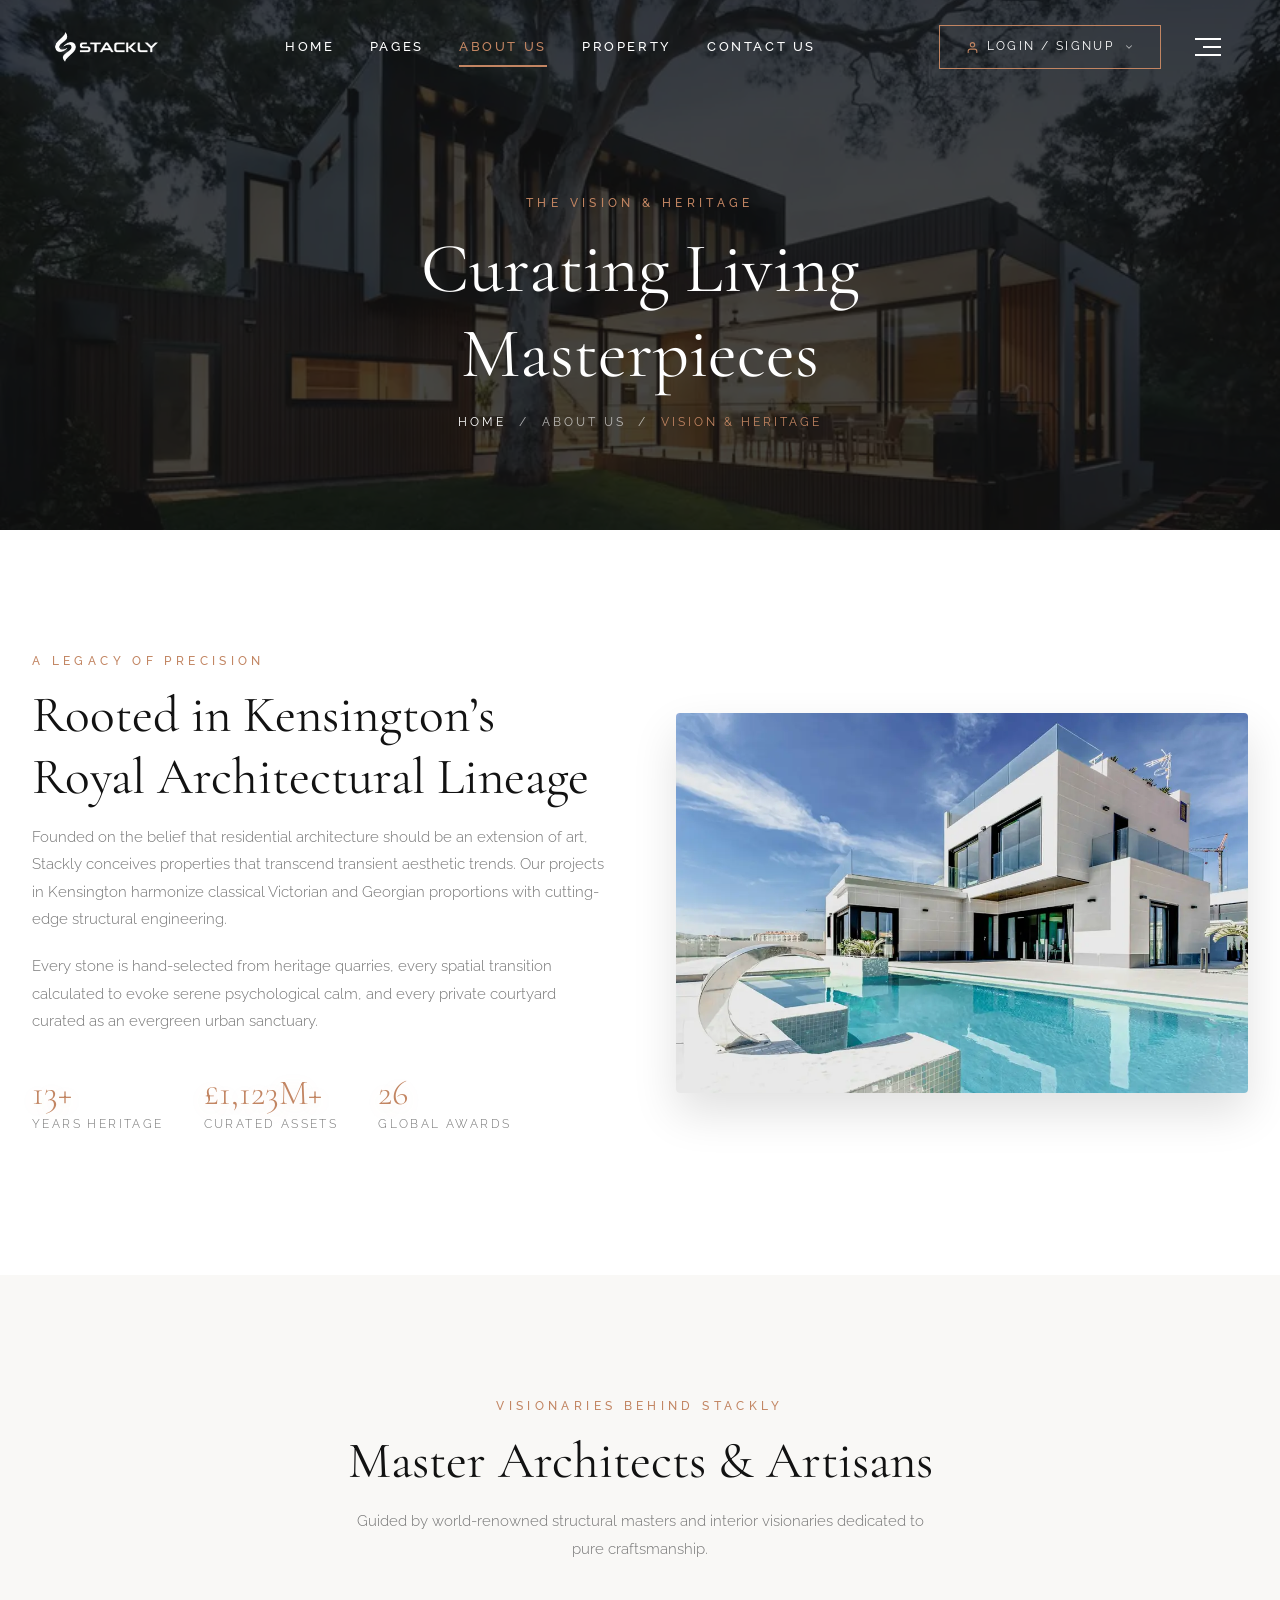
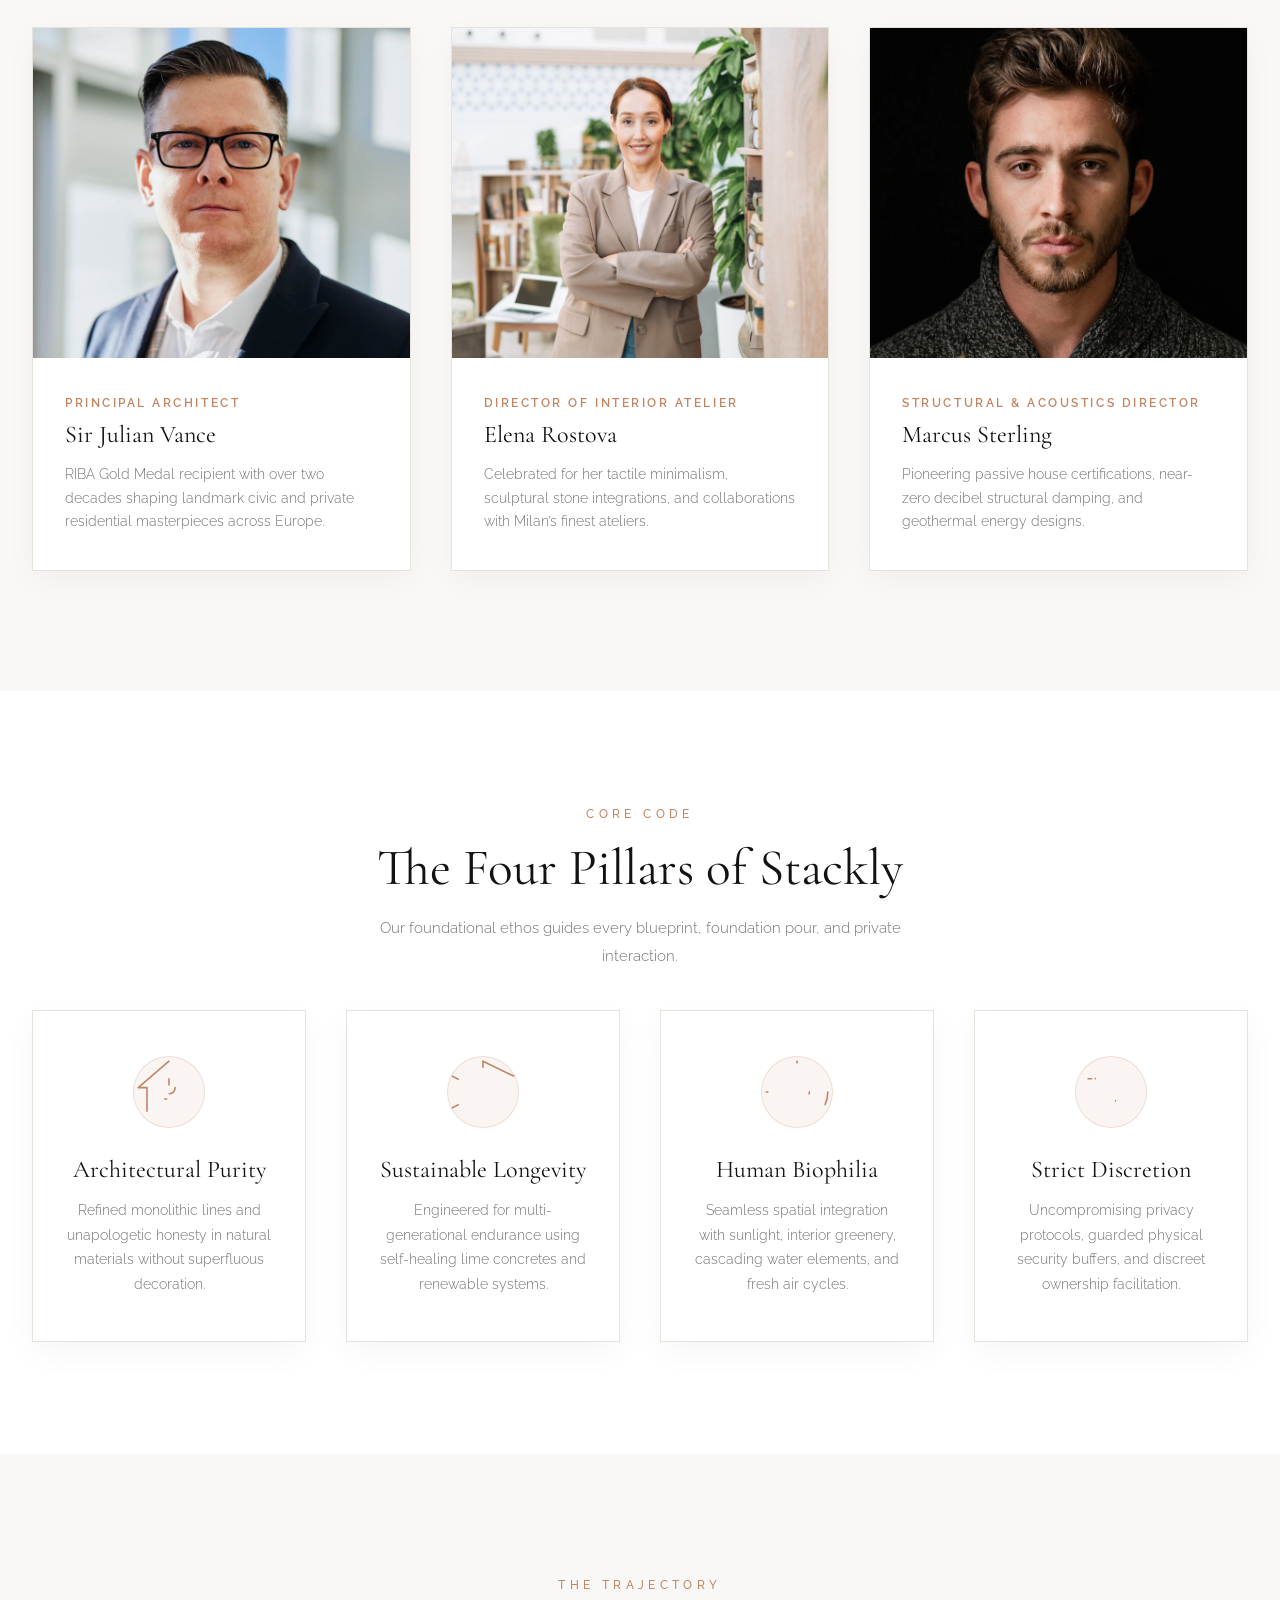
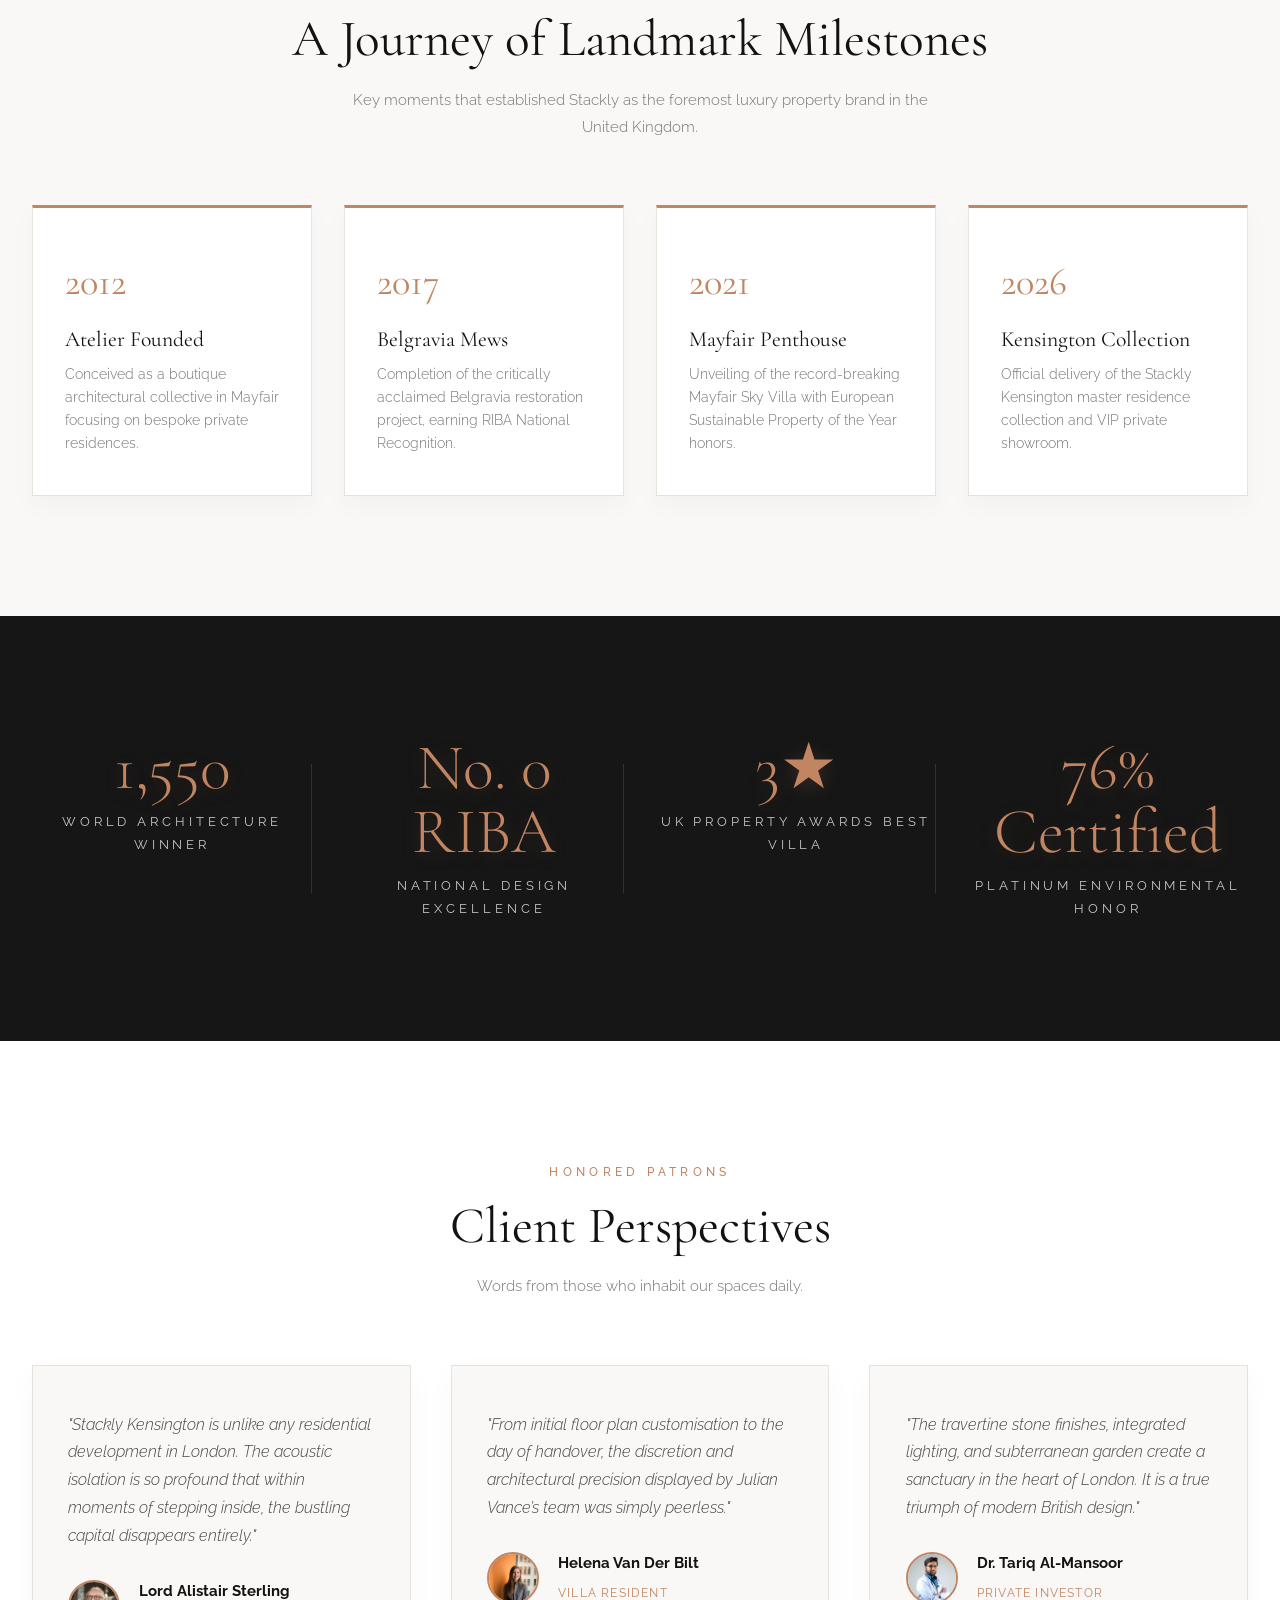
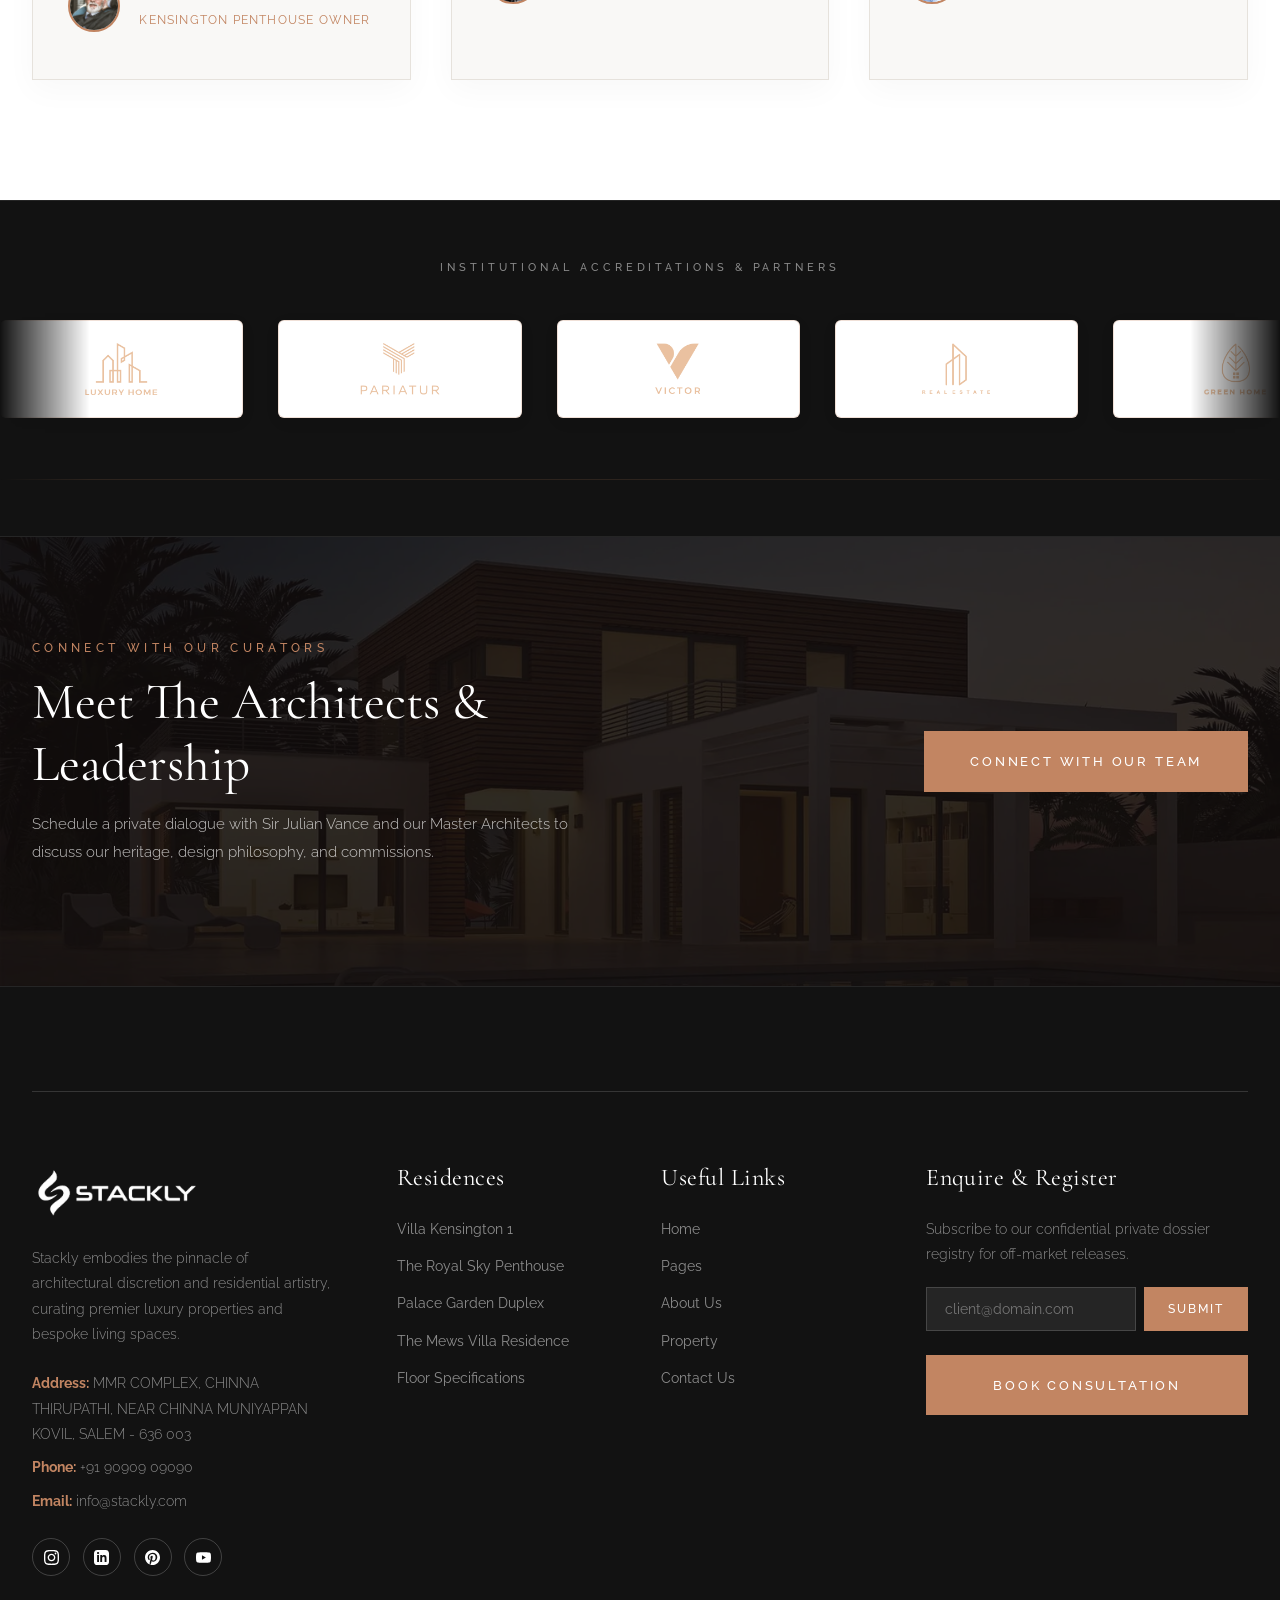
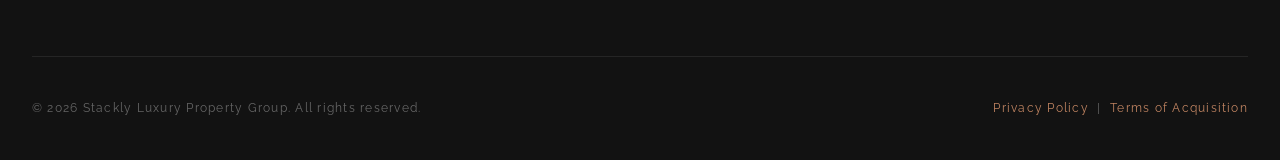
<file: about-us.html>
<!DOCTYPE html>
<html lang="en">
<head>
  <meta charset="UTF-8">
  <meta name="viewport" content="width=device-width, initial-scale=1.0">
  <title>About Us – The Architecture of Stackly Kensington</title>
  <meta name="description" content="Discover the visionary heritage, architectural philosophy, and master craftsmen behind Stackly Luxury Residences.">
  <link rel="icon" type="image/webp" href="assets/images/stackly-logo-light.webp">
  <link rel="stylesheet" href="assets/css/style.css">
  <link rel="stylesheet" href="assets/css/responsive.css">

  <!-- Google Material Icons & Symbols -->
  <link rel="stylesheet" href="https://fonts.googleapis.com/css2?family=Material+Symbols+Outlined:opsz,wght,FILL,GRAD@20..48,100..700,0..1,-50..200">
  <link rel="stylesheet" href="https://fonts.googleapis.com/icon?family=Material+Icons">
</head>
<body>

  <!-- ==========================================================================
       HEADER & NAVIGATION (HENDON KENSINGTON EXACT)
       ========================================================================== -->
  <header id="qodef-page-header" class="site-header">
    <div class="qodef-header-inner header-inner">
      <div class="qodef-header-logo-link">
        <a href="index.html" aria-label="Stackly Home">
          <img src="assets/images/stackly-logo-light.webp" alt="Stackly Logo" class="header-logo logo-light">
          <img src="assets/images/stackly-logo-dark.webp" alt="Stackly Logo" class="header-logo logo-dark">
        </a>
      </div>

      <nav class="qodef-header-navigation main-nav" aria-label="Primary Menu">
        <ul class="menu nav-menu">
          <li class="menu-item"><a href="index.html" class="nav-link">Home</a></li>
          <li class="menu-item"><a href="pages.html" class="nav-link">Pages</a></li>
          <li class="menu-item"><a href="about-us.html" class="nav-link active">About Us</a></li>
          <li class="menu-item"><a href="property.html" class="nav-link">Property</a></li>
          <li class="menu-item"><a href="contact.html" class="nav-link">Contact Us</a></li>
        </ul>
      </nav>

      <div class="qodef-header-widget-holder header-actions">
        <div class="header-auth-wrapper">
          <a href="login.html" class="btn-header-visit btn-header-cta header-auth-btn" id="header-auth-trigger" aria-label="Login or Sign Up">
            <svg class="header-auth-icon" width="13" height="13" viewBox="0 0 24 24" fill="none" stroke="currentColor" stroke-width="2" stroke-linecap="round" stroke-linejoin="round">
              <path d="M20 21v-2a4 4 0 0 0-4-4H8a4 4 0 0 0-4 4v2"></path>
              <circle cx="12" cy="7" r="4"></circle>
            </svg>
            <span>Login / Signup</span>
            <svg class="header-auth-caret" width="10" height="10" viewBox="0 0 24 24" fill="none" stroke="currentColor" stroke-width="2.5" stroke-linecap="round" stroke-linejoin="round">
              <polyline points="6 9 12 15 18 9"></polyline>
            </svg>
          </a>
          <div class="header-auth-dropdown" id="header-auth-dropdown" role="menu" aria-label="User Account Options">
            <a href="login.html" class="header-auth-drop-link" role="menuitem">
              <div class="drop-icon">
                <svg width="15" height="15" viewBox="0 0 24 24" fill="none" stroke="currentColor" stroke-width="2" stroke-linecap="round" stroke-linejoin="round">
                  <path d="M15 3h4a2 2 0 0 1 2 2v14a2 2 0 0 1-2 2h-4"></path>
                  <polyline points="10 17 15 12 10 7"></polyline>
                  <line x1="15" y1="12" x2="3" y2="12"></line>
                </svg>
              </div>
              <div class="drop-text">
                <span class="drop-title">Resident & Admin Login</span>
                <span class="drop-desc">Access resident dossier or administration</span>
              </div>
            </a>
            <div class="header-auth-divider"></div>
            <a href="signup.html" class="header-auth-drop-link" role="menuitem">
              <div class="drop-icon">
                <svg width="15" height="15" viewBox="0 0 24 24" fill="none" stroke="currentColor" stroke-width="2" stroke-linecap="round" stroke-linejoin="round">
                  <path d="M16 21v-2a4 4 0 0 0-4-4H5a4 4 0 0 0-4 4v2"></path>
                  <circle cx="8.5" cy="7" r="4"></circle>
                  <line x1="20" y1="8" x2="20" y2="14"></line>
                  <line x1="23" y1="11" x2="17" y2="11"></line>
                </svg>
              </div>
              <div class="drop-text">
                <span class="drop-title">Apply for Registry (Sign Up)</span>
                <span class="drop-desc">Prospective resident & investor registration</span>
              </div>
            </a>
          </div>
        </div>
        <div class="qodef-side-area-opener header-offcanvas-trigger" id="qodef-side-area-opener-trigger" aria-label="Side Area Opener">
          <span></span>
          <span></span>
          <span></span>
        </div>
      </div>
    </div>
  </header>

  <!-- OFFCANVAS SIDE AREA -->
  <div class="qodef-side-area-cover offcanvas-overlay" id="qodef-side-cover" aria-hidden="true"></div>
  <aside id="qodef-side-area" class="offcanvas-panel" aria-label="Side Area" aria-hidden="true">
    <button type="button" class="qodef-side-area-close offcanvas-close" id="qodef-side-close" aria-label="Close Side Area">
      <svg width="18" height="18" viewBox="0 0 24 24" fill="none" stroke="currentColor" stroke-width="2" stroke-linecap="round" stroke-linejoin="round">
        <line x1="18" y1="6" x2="6" y2="18"></line>
        <line x1="6" y1="6" x2="18" y2="18"></line>
      </svg>
    </button>
    <div>
      <a href="index.html" style="display:inline-block; margin-bottom:2rem;">
        <img src="assets/images/stackly-logo-light.webp" alt="Stackly" style="max-width:160px; display:block;">
      </a>
      <nav class="qodef-side-area-nav offcanvas-links">
        <a href="index.html">Home</a>
        <a href="pages.html">Pages</a>
        <a href="about-us.html" class="active">About Us</a>
        <a href="property.html">Property</a>
        <a href="contact.html">Contact Us</a>
      </nav>
    </div>
    <div style="border-top:1px solid rgba(255,255,255,0.1); padding-top:2rem;">
      <p style="color:#aaa; font-size:0.85rem; margin-bottom:0.5rem;"><strong style="color:var(--color-primary);">Address:</strong> MMR COMPLEX, CHINNA THIRUPATHI, NEAR CHINNA MUNIYAPPAN KOVIL, SALEM - 636 003</p>
      <p style="color:#aaa; font-size:0.85rem; margin-bottom:0.5rem;"><strong style="color:var(--color-primary);">Phone:</strong> <a href="tel:+919090909090" style="color:inherit; text-decoration:none;">+91 90909 09090</a></p>
      <p style="color:#aaa; font-size:0.85rem; margin-bottom:0.8rem;"><strong style="color:var(--color-primary);">Email:</strong> <a href="mailto:info@stackly.com" style="color:inherit; text-decoration:none;">info@stackly.com</a></p>
      <div style="padding-top:0.8rem; border-top:1px dashed rgba(255,255,255,0.1); display:flex; gap:1.2rem; align-items:center;">
        <a href="login.html" style="color:var(--color-primary); font-size:0.85rem; text-decoration:none; font-weight:500;">Resident Login</a>
        <span style="color:rgba(255,255,255,0.2);">•</span>
        <a href="signup.html" style="color:#aaa; font-size:0.85rem; text-decoration:none;">Sign Up</a>
      </div>
    </div>
  </aside>

  <main>
    <!-- ==========================================================================
         SECTION 1: HERO BANNER WITH BREADCRUMB
         ========================================================================== -->
    <section class="page-hero-banner" style="background-image: url('assets/images/about-hero.webp');">
      <div class="container page-hero-content">
        <span class="section-subtitle">THE VISION & HERITAGE</span>
        <h1>Curating Living Masterpieces</h1>
        <div class="page-breadcrumbs">
          <a href="index.html">Home</a>
          <span>/</span>
          <span>About Us</span>
          <span>/</span>
          <span style="color:var(--color-primary);">Vision & Heritage</span>
        </div>
      </div>
    </section>

    <!-- ==========================================================================
         SECTION 2: HERITAGE & VISIONARY STATEMENT
         ========================================================================== -->
    <section class="section-triple-showcase" style="padding: 7.5rem 0;">
      <div class="container">
        <div style="display:grid; grid-template-columns: 1fr 1fr; gap: 4.5rem; align-items:center;">
          <div class="fade-up stagger-item">
            <span class="section-subtitle">A LEGACY OF PRECISION</span>
            <h2 class="section-title">Rooted in Kensington’s Royal Architectural Lineage</h2>
            <p>Founded on the belief that residential architecture should be an extension of art, Stackly conceives properties that transcend transient aesthetic trends. Our projects in Kensington harmonize classical Victorian and Georgian proportions with cutting-edge structural engineering.</p>
            <p>Every stone is hand-selected from heritage quarries, every spatial transition calculated to evoke serene psychological calm, and every private courtyard curated as an evergreen urban sanctuary.</p>
            <div style="display:flex; gap:2.5rem; margin-top:2.5rem; flex-wrap:wrap;">
              <div class="stagger-item">
                <h4 class="metric-number" data-target="14" data-suffix="+" style="font-size:2.2rem; color:var(--color-primary); margin-bottom:0.2rem;">14+</h4>
                <p style="font-size:0.75rem; letter-spacing:0.2em; text-transform:uppercase; color:var(--color-text-muted);">Years Heritage</p>
              </div>
              <div class="stagger-item">
                <h4 class="metric-number" data-target="1200" data-prefix="£" data-suffix="M+" style="font-size:2.2rem; color:var(--color-primary); margin-bottom:0.2rem;">£1.2B</h4>
                <p style="font-size:0.75rem; letter-spacing:0.2em; text-transform:uppercase; color:var(--color-text-muted);">Curated Assets</p>
              </div>
              <div class="stagger-item">
                <h4 class="metric-number" data-target="28" style="font-size:2.2rem; color:var(--color-primary); margin-bottom:0.2rem;">28</h4>
                <p style="font-size:0.75rem; letter-spacing:0.2em; text-transform:uppercase; color:var(--color-text-muted);">Global Awards</p>
              </div>
            </div>
          </div>

          <div class="stagger-item">
            <div class="masked-reveal-box is-revealed" style="border-radius:4px; overflow:hidden; box-shadow: 0 20px 45px rgba(0,0,0,0.12);">
              <img src="assets/images/about-vision.webp" alt="Stackly Heritage" style="width:100%; display:block; transition:transform 0.8s ease;">
            </div>
          </div>
        </div>
      </div>
    </section>

    <!-- ==========================================================================
         SECTION 3: VISIONARY LEADERSHIP & MASTER ARCHITECTS
         ========================================================================== -->
    <section style="padding: 7.5rem 0; background:var(--color-bg-light);" id="leadership-team">
      <div class="container">
        <div class="text-center" style="margin-bottom: 4rem;">
          <span class="section-subtitle">VISIONARIES BEHIND STACKLY</span>
          <h2 class="section-title">Master Architects & Artisans</h2>
          <p class="section-desc">Guided by world-renowned structural masters and interior visionaries dedicated to pure craftsmanship.</p>
        </div>

        <div style="display:grid; grid-template-columns: repeat(3, 1fr); gap: 2.5rem;">
          <!-- Architect 1 -->
          <div class="team-card stagger-item">
            <div class="team-img-wrap">
              <img src="assets/images/team-architect-1.webp" alt="Sir Julian Vance">
            </div>
            <div class="team-card-body">
              <span class="team-card-role">PRINCIPAL ARCHITECT</span>
              <h4>Sir Julian Vance</h4>
              <p>RIBA Gold Medal recipient with over two decades shaping landmark civic and private residential masterpieces across Europe.</p>
            </div>
          </div>

          <!-- Architect 2 -->
          <div class="team-card stagger-item">
            <div class="team-img-wrap">
              <img src="assets/images/team-architect-2.webp" alt="Elena Rostova">
            </div>
            <div class="team-card-body">
              <span class="team-card-role">DIRECTOR OF INTERIOR ATELIER</span>
              <h4>Elena Rostova</h4>
              <p>Celebrated for her tactile minimalism, sculptural stone integrations, and collaborations with Milan’s finest ateliers.</p>
            </div>
          </div>

          <!-- Architect 3 -->
          <div class="team-card stagger-item">
            <div class="team-img-wrap">
              <img src="assets/images/team-architect-3.webp" alt="Marcus Sterling">
            </div>
            <div class="team-card-body">
              <span class="team-card-role">STRUCTURAL & ACOUSTICS DIRECTOR</span>
              <h4>Marcus Sterling</h4>
              <p>Pioneering passive house certifications, near-zero decibel structural damping, and geothermal energy designs.</p>
            </div>
          </div>
        </div>
      </div>
    </section>

    <!-- ==========================================================================
         SECTION 4: THE 4 PILLARS OF EXCELLENCE (WITH BUTTER-SMOOTH SVG ICONS)
         ========================================================================== -->
    <section class="section-features" style="padding: 7rem 0; background:var(--color-white);">
      <div class="container text-center">
        <span class="section-subtitle">CORE CODE</span>
        <h2 class="section-title">The Four Pillars of Stackly</h2>
        <p class="section-desc">Our foundational ethos guides every blueprint, foundation pour, and private interaction.</p>

        <div class="features-grid">
          <!-- Pillar 1: Architectural Purity -->
          <div class="feature-box stagger-item">
            <div class="feature-icon-wrap concept-icon-box">
              <svg version="1.1" xmlns="http://www.w3.org/2000/svg" width="60px" height="60px" viewBox="0 0 100 100" class="concept-icon-svg">
                <g fill="none" stroke="#C28562" stroke-width="1.6" stroke-linecap="round" stroke-linejoin="round">
                  <polygon class="svg-path-frame" pathLength="100" points="50,15 15,45 25,45 25,85 75,85 75,45 85,45"/>
                  <line class="svg-path-line" pathLength="100" x1="50" y1="35" x2="50" y2="65"/>
                  <circle class="svg-path-line" pathLength="100" cx="50" cy="45" r="7"/>
                  <line class="svg-path-line" pathLength="100" x1="45" y1="58" x2="55" y2="58"/>
                </g>
              </svg>
            </div>
            <h4>Architectural Purity</h4>
            <p>Refined monolithic lines and unapologetic honesty in natural materials without superfluous decoration.</p>
          </div>

          <!-- Pillar 2: Sustainable Longevity -->
          <div class="feature-box stagger-item">
            <div class="feature-icon-wrap concept-icon-box">
              <svg version="1.1" xmlns="http://www.w3.org/2000/svg" width="60px" height="60px" viewBox="0 0 100 100" class="concept-icon-svg">
                <g fill="none" stroke="#C28562" stroke-width="1.6" stroke-linecap="round" stroke-linejoin="round">
                  <polygon class="svg-path-frame" pathLength="100" points="50,15 85,32 85,68 50,85 15,68 15,32"/>
                  <line class="svg-path-line" pathLength="100" x1="50" y1="15" x2="50" y2="85"/>
                  <line class="svg-path-line" pathLength="100" x1="15" y1="32" x2="85" y2="68"/>
                  <line class="svg-path-line" pathLength="100" x1="15" y1="68" x2="85" y2="32"/>
                </g>
              </svg>
            </div>
            <h4>Sustainable Longevity</h4>
            <p>Engineered for multi-generational endurance using self-healing lime concretes and renewable systems.</p>
          </div>

          <!-- Pillar 3: Human Biophilia -->
          <div class="feature-box stagger-item">
            <div class="feature-icon-wrap concept-icon-box">
              <svg version="1.1" xmlns="http://www.w3.org/2000/svg" width="60px" height="60px" viewBox="0 0 100 100" class="concept-icon-svg">
                <g fill="none" stroke="#C28562" stroke-width="1.6" stroke-linecap="round" stroke-linejoin="round">
                  <circle class="svg-path-frame" pathLength="100" cx="50" cy="50" r="35"/>
                  <line class="svg-path-line" pathLength="100" x1="50" y1="15" x2="50" y2="85"/>
                  <line class="svg-path-line" pathLength="100" x1="15" y1="50" x2="85" y2="50"/>
                  <circle class="svg-path-line" pathLength="100" cx="50" cy="50" r="14"/>
                </g>
              </svg>
            </div>
            <h4>Human Biophilia</h4>
            <p>Seamless spatial integration with sunlight, interior greenery, cascading water elements, and fresh air cycles.</p>
          </div>

          <!-- Pillar 4: Strict Discretion -->
          <div class="feature-box stagger-item">
            <div class="feature-icon-wrap concept-icon-box">
              <svg version="1.1" xmlns="http://www.w3.org/2000/svg" width="60px" height="60px" viewBox="0 0 100 100" class="concept-icon-svg">
                <g fill="none" stroke="#C28562" stroke-width="1.6" stroke-linecap="round" stroke-linejoin="round">
                  <rect class="svg-path-frame" pathLength="100" x="20" y="35" width="60" height="50" rx="4"/>
                  <path class="svg-path-line" pathLength="100" d="M32 35 V24 A18 18 0 0 1 68 24 V35"/>
                  <circle class="svg-path-line" pathLength="100" cx="50" cy="60" r="5"/>
                </g>
              </svg>
            </div>
            <h4>Strict Discretion</h4>
            <p>Uncompromising privacy protocols, guarded physical security buffers, and discreet ownership facilitation.</p>
          </div>
        </div>
      </div>
    </section>

    <!-- ==========================================================================
         SECTION 5: LANDMARK MILESTONES TIMELINE
         ========================================================================== -->
    <section style="padding: 7.5rem 0; background:var(--color-bg-light);" id="milestones">
      <div class="container">
        <div class="text-center" style="margin-bottom: 4rem;">
          <span class="section-subtitle">THE TRAJECTORY</span>
          <h2 class="section-title">A Journey of Landmark Milestones</h2>
          <p class="section-desc">Key moments that established Stackly as the foremost luxury property brand in the United Kingdom.</p>
        </div>

        <div style="display:grid; grid-template-columns: repeat(4, 1fr); gap: 2rem; position:relative;">
          <div class="milestone-card stagger-item">
            <span class="milestone-year">2012</span>
            <h4>Atelier Founded</h4>
            <p>Conceived as a boutique architectural collective in Mayfair focusing on bespoke private residences.</p>
          </div>
          <div class="milestone-card stagger-item">
            <span class="milestone-year">2017</span>
            <h4>Belgravia Mews</h4>
            <p>Completion of the critically acclaimed Belgravia restoration project, earning RIBA National Recognition.</p>
          </div>
          <div class="milestone-card stagger-item">
            <span class="milestone-year">2021</span>
            <h4>Mayfair Penthouse</h4>
            <p>Unveiling of the record-breaking Mayfair Sky Villa with European Sustainable Property of the Year honors.</p>
          </div>
          <div class="milestone-card stagger-item">
            <span class="milestone-year">2026</span>
            <h4>Kensington Collection</h4>
            <p>Official delivery of the Stackly Kensington master residence collection and VIP private showroom.</p>
          </div>
        </div>
      </div>
    </section>

    <!-- ==========================================================================
         SECTION 6: GLOBAL ARCHITECTURAL AWARDS (NUMERIC COUNTERS)
         ========================================================================== -->
    <section class="section-metrics" style="padding: 6.5rem 0; background:#161616;">
      <div class="container">
        <div class="metrics-grid">
          <div class="metric-item stagger-item">
            <div class="metric-number" data-target="2025">2025</div>
            <div class="metric-label">World Architecture Winner</div>
          </div>
          <div class="metric-item stagger-item">
            <div class="metric-number" data-target="1" data-prefix="No. " data-suffix=" RIBA">RIBA</div>
            <div class="metric-label">National Design Excellence</div>
          </div>
          <div class="metric-item stagger-item">
            <div class="metric-number" data-target="5" data-suffix="★">5★</div>
            <div class="metric-label">UK Property Awards Best Villa</div>
          </div>
          <div class="metric-item stagger-item">
            <div class="metric-number" data-target="100" data-suffix="% Certified">LEED</div>
            <div class="metric-label">Platinum Environmental Honor</div>
          </div>
        </div>
      </div>
    </section>

    <!-- ==========================================================================
         SECTION 7: CLIENT ENDORSEMENTS & TESTIMONIALS
         ========================================================================== -->
    <section style="padding: 7.5rem 0; background:var(--color-white);" id="testimonials">
      <div class="container">
        <div class="text-center" style="margin-bottom: 4rem;">
          <span class="section-subtitle">HONORED PATRONS</span>
          <h2 class="section-title">Client Perspectives</h2>
          <p class="section-desc">Words from those who inhabit our spaces daily.</p>
        </div>

        <div style="display:grid; grid-template-columns: repeat(3, 1fr); gap: 2.5rem;">
          <div class="stagger-item" style="padding:2.8rem 2.2rem; background:var(--color-bg-light); border:1px solid var(--color-border-light); box-shadow:0 10px 30px rgba(0,0,0,0.03); transition:transform 0.4s ease;">
            <p style="font-style:italic; font-size:1.02rem; margin-bottom:1.8rem; color:#444; line-height:1.7;">"Stackly Kensington is unlike any residential development in London. The acoustic isolation is so profound that within moments of stepping inside, the bustling capital disappears entirely."</p>
            <div style="display:flex; align-items:center; gap:1.2rem;">
              <img src="assets/images/client-avatar-1.webp" alt="Patron 1" style="width:52px; height:52px; border-radius:50%; object-fit:cover; border:2px solid var(--color-primary);">
              <div>
                <strong style="color:var(--color-dark); display:block; font-size:0.95rem;">Lord Alistair Sterling</strong>
                <span style="font-size:0.75rem; color:var(--color-primary); letter-spacing:0.1em; text-transform:uppercase;">Kensington Penthouse Owner</span>
              </div>
            </div>
          </div>

          <div class="stagger-item" style="padding:2.8rem 2.2rem; background:var(--color-bg-light); border:1px solid var(--color-border-light); box-shadow:0 10px 30px rgba(0,0,0,0.03); transition:transform 0.4s ease;">
            <p style="font-style:italic; font-size:1.02rem; margin-bottom:1.8rem; color:#444; line-height:1.7;">"From initial floor plan customisation to the day of handover, the discretion and architectural precision displayed by Julian Vance’s team was simply peerless."</p>
            <div style="display:flex; align-items:center; gap:1.2rem;">
              <img src="assets/images/client-avatar-2.webp" alt="Patron 2" style="width:52px; height:52px; border-radius:50%; object-fit:cover; border:2px solid var(--color-primary);">
              <div>
                <strong style="color:var(--color-dark); display:block; font-size:0.95rem;">Helena Van Der Bilt</strong>
                <span style="font-size:0.75rem; color:var(--color-primary); letter-spacing:0.1em; text-transform:uppercase;">Villa Resident</span>
              </div>
            </div>
          </div>

          <div class="stagger-item" style="padding:2.8rem 2.2rem; background:var(--color-bg-light); border:1px solid var(--color-border-light); box-shadow:0 10px 30px rgba(0,0,0,0.03); transition:transform 0.4s ease;">
            <p style="font-style:italic; font-size:1.02rem; margin-bottom:1.8rem; color:#444; line-height:1.7;">"The travertine stone finishes, integrated lighting, and subterranean garden create a sanctuary in the heart of London. It is a true triumph of modern British design."</p>
            <div style="display:flex; align-items:center; gap:1.2rem;">
              <img src="assets/images/client-avatar-3.webp" alt="Patron 3" style="width:52px; height:52px; border-radius:50%; object-fit:cover; border:2px solid var(--color-primary);">
              <div>
                <strong style="color:var(--color-dark); display:block; font-size:0.95rem;">Dr. Tariq Al-Mansoor</strong>
                <span style="font-size:0.75rem; color:var(--color-primary); letter-spacing:0.1em; text-transform:uppercase;">Private Investor</span>
              </div>
            </div>
          </div>
        </div>
      </div>
    </section>

    <!-- ==========================================================================
         SECTION 7.5: PARTNER LOGOS AUTO-SCROLLING MARQUEE
         ========================================================================== -->
    <section class="section-partners-marquee" style="background:#121212; padding:3.5rem 0; border-top:1px solid rgba(255,255,255,0.08); border-bottom:1px solid rgba(255,255,255,0.08);">
      <div class="container text-center" style="margin-bottom:1.5rem;">
        <span class="section-subtitle" style="margin-bottom:0.2rem; font-size:0.7rem; color:rgba(255,255,255,0.5);">INSTITUTIONAL ACCREDITATIONS & PARTNERS</span>
      </div>
      <div class="partners-marquee-wrapper" aria-label="Client Partners Auto-scrolling Carousel">
        <div class="partners-marquee-track">
          <!-- Set 1 -->
          <div class="partner-logo-item" title="Luxury Home Architecture">
            <img src="assets/images/client-logo-1.webp" alt="Partner Architectural Bureau">
          </div>
          <div class="partner-logo-item" title="RIBA Chartered Practice">
            <img src="assets/images/client-logo-2.webp" alt="RIBA Chartered Architect">
          </div>
          <div class="partner-logo-item" title="Kensington Heritage Guild">
            <img src="assets/images/client-logo-3.webp" alt="Heritage Restoration Guild">
          </div>
          <div class="partner-logo-item" title="BREEAM Sustainable Engineering">
            <img src="assets/images/client-logo-4.webp" alt="BREEAM Outstanding">
          </div>
          <div class="partner-logo-item" title="International Property Awards">
            <img src="assets/images/client-logo-5.webp" alt="International Property Awards 2025">
          </div>
          <!-- Set 2 for seamless loop -->
          <div class="partner-logo-item" title="Luxury Home Architecture">
            <img src="assets/images/client-logo-1.webp" alt="Partner Architectural Bureau">
          </div>
          <div class="partner-logo-item" title="RIBA Chartered Practice">
            <img src="assets/images/client-logo-2.webp" alt="RIBA Chartered Architect">
          </div>
          <div class="partner-logo-item" title="Kensington Heritage Guild">
            <img src="assets/images/client-logo-3.webp" alt="Heritage Restoration Guild">
          </div>
          <div class="partner-logo-item" title="BREEAM Sustainable Engineering">
            <img src="assets/images/client-logo-4.webp" alt="BREEAM Outstanding">
          </div>
          <div class="partner-logo-item" title="International Property Awards">
            <img src="assets/images/client-logo-5.webp" alt="International Property Awards 2025">
          </div>
        </div>
      </div>
    </section>

    <!-- ==========================================================================
         SECTION 8: MEET OUR ARCHITECTS CTA
         ========================================================================== -->
    <section class="section-booking-banner" style="background-image: url('assets/images/hero-slide-1.webp');">
      <div class="container">
        <div class="booking-banner-inner">
          <div class="booking-text-side">
            <span class="section-subtitle">CONNECT WITH OUR CURATORS</span>
            <h2>Meet The Architects & Leadership</h2>
            <p>Schedule a private dialogue with Sir Julian Vance and our Master Architects to discuss our heritage, design philosophy, and commissions.</p>
          </div>
          <div>
            <a href="404.html" class="btn-solid-copper">CONNECT WITH OUR TEAM</a>
          </div>
        </div>
      </div>
    </section>
  </main>

  <!-- ==========================================================================
       SECTION 13: FOOTER (COLUMN STAGGER & LINE REVEAL, ENQUIRY FORM & SOCIAL LINKS)
       ========================================================================== -->
  <footer id="qodef-page-footer" class="site-footer">
    <div class="container">
      <div class="footer-reveal-line" id="footer-reveal-line"></div>
      
      <div class="footer-top-grid">
        <div class="footer-col stagger-item">
          <img src="assets/images/stackly-logo-light.webp" alt="Stackly Real Estate" class="footer-brand-logo">
          <p>Stackly embodies the pinnacle of architectural discretion and residential artistry, curating premier luxury properties and bespoke living spaces.</p>
          <div style="color:#aaa; font-size:0.85rem; margin-top:1.5rem; line-height:1.6;">
            <p style="margin-bottom:0.5rem;"><strong style="color:var(--color-primary);">Address:</strong> MMR COMPLEX, CHINNA THIRUPATHI, NEAR CHINNA MUNIYAPPAN KOVIL, SALEM - 636 003</p>
            <p style="margin-bottom:0.5rem;"><strong style="color:var(--color-primary);">Phone:</strong> <a href="tel:+919090909090" style="color:inherit; text-decoration:none;">+91 90909 09090</a></p>
            <p style="margin-bottom:0.5rem;"><strong style="color:var(--color-primary);">Email:</strong> <a href="mailto:info@stackly.com" style="color:inherit; text-decoration:none;">info@stackly.com</a></p>
          </div>
          
          <!-- Social Media Links -->
          <div class="footer-social-links">
            <a href="404.html" class="footer-social-icon" aria-label="Instagram">
              <svg viewBox="0 0 24 24"><path d="M12 2.163c3.204 0 3.584.012 4.85.07 3.252.148 4.771 1.691 4.919 4.919.058 1.265.069 1.645.069 4.849 0 3.205-.012 3.584-.069 4.849-.149 3.225-1.664 4.771-4.919 4.919-1.266.058-1.644.07-4.85.07-3.204 0-3.584-.012-4.849-.07-3.26-.149-4.771-1.699-4.919-4.92-.058-1.265-.07-1.644-.07-4.849 0-3.204.013-3.583.07-4.849.149-3.227 1.664-4.771 4.919-4.919 1.266-.057 1.645-.069 4.849-.069zm0-2.163c-3.259 0-3.667.014-4.947.072-4.358.2-6.78 2.618-6.98 6.98-.059 1.281-.073 1.689-.073 4.948 0 3.259.014 3.668.072 4.948.2 4.358 2.618 6.78 6.98 6.98 1.281.058 1.689.072 4.948.072 3.259 0 3.668-.014 4.948-.072 4.354-.2 6.782-2.618 6.979-6.98.059-1.28.073-1.689.073-4.948 0-3.259-.014-3.667-.072-4.947-.196-4.354-2.617-6.78-6.979-6.98-1.281-.059-1.69-.073-4.949-.073zm0 5.838c-3.403 0-6.162 2.759-6.162 6.162s2.759 6.163 6.162 6.163 6.162-2.759 6.162-6.163c0-3.403-2.759-6.162-6.162-6.162zm0 10.162c-2.209 0-4-1.79-4-4 0-2.209 1.791-4 4-4s4 1.791 4 4c0 2.21-1.791 4-4 4zm6.406-11.845c-.796 0-1.441.645-1.441 1.44s.645 1.44 1.441 1.44c.795 0 1.439-.645 1.439-1.44s-.644-1.44-1.439-1.44z"/></svg>
            </a>
            <a href="404.html" class="footer-social-icon" aria-label="LinkedIn">
              <svg viewBox="0 0 24 24"><path d="M19 0h-14c-2.761 0-5 2.239-5 5v14c0 2.761 2.239 5 5 5h14c2.762 0 5-2.239 5-5v-14c0-2.761-2.238-5-5-5zm-11 19h-3v-11h3v11zm-1.5-12.268c-.966 0-1.75-.79-1.75-1.764s.784-1.764 1.75-1.764 1.75.79 1.75 1.764-.783 1.764-1.75 1.764zm13.5 12.268h-3v-5.604c0-3.368-4-3.113-4 0v5.604h-3v-11h3v1.765c1.396-2.586 7-2.777 7 2.476v6.759z"/></svg>
            </a>
            <a href="404.html" class="footer-social-icon" aria-label="Pinterest">
              <svg viewBox="0 0 24 24"><path d="M12 0c-6.627 0-12 5.372-12 12 0 5.084 3.163 9.426 7.627 11.174-.105-.949-.2-2.405.042-3.441.218-.937 1.407-5.965 1.407-5.965s-.359-.719-.359-1.782c0-1.668.967-2.914 2.171-2.914 1.023 0 1.518.769 1.518 1.69 0 1.029-.655 2.568-.994 3.995-.283 1.194.599 2.169 1.777 2.169 2.133 0 3.772-2.249 3.772-5.495 0-2.873-2.064-4.882-5.012-4.882-3.414 0-5.418 2.561-5.418 5.207 0 1.031.397 2.138.893 2.738.098.119.112.224.083.345-.09.375-.291 1.199-.332 1.357-.053.211-.174.268-.401.161-1.499-.698-2.436-2.889-2.436-4.649 0-3.785 2.75-7.262 7.929-7.262 4.163 0 7.398 2.967 7.398 6.931 0 4.136-2.607 7.464-6.227 7.464-1.216 0-2.359-.631-2.75-1.378l-.748 2.853c-.271 1.043-1.002 2.35-1.492 3.146 1.124.347 2.317.535 3.554.535 6.627 0 12-5.373 12-12 0-6.628-5.373-12-12-12z"/></svg>
            </a>
            <a href="404.html" class="footer-social-icon" aria-label="YouTube">
              <svg viewBox="0 0 24 24"><path d="M23.498 6.186a3.016 3.016 0 0 0-2.122-2.136C19.505 3.545 12 3.545 12 3.545s-7.505 0-9.377.505A3.017 3.017 0 0 0 .502 6.186C0 8.07 0 12 0 12s0 3.93.502 5.814a3.016 3.016 0 0 0 2.122 2.136c1.871.505 9.376.505 9.376.505s7.505 0 9.377-.505a3.015 3.015 0 0 0 2.122-2.136C24 15.93 24 12 24 12s0-3.93-.502-5.814zM9.545 15.568V8.432L15.818 12l-6.273 3.568z"/></svg>
            </a>
          </div>
        </div>

        <div class="footer-col stagger-item">
          <h5>Residences</h5>
          <div class="footer-links-list">
            <a href="property.html">Villa Kensington 1</a>
            <a href="property.html">The Royal Sky Penthouse</a>
            <a href="property.html">Palace Garden Duplex</a>
            <a href="property.html">The Mews Villa Residence</a>
            <a href="property.html">Floor Specifications</a>
          </div>
        </div>

        <div class="footer-col stagger-item">
          <h5>Useful Links</h5>
          <div class="footer-links-list">
            <a href="index.html">Home</a>
            <a href="pages.html">Pages</a>
            <a href="about-us.html">About Us</a>
            <a href="property.html">Property</a>
            <a href="contact.html">Contact Us</a>
          </div>
        </div>

        <div class="footer-col stagger-item">
          <h5>Enquire & Register</h5>
          <p>Subscribe to our confidential private dossier registry for off-market releases.</p>
          <form class="footer-enquiry-form" novalidate>
            <input type="email" placeholder="client@domain.com">
            <button type="submit">SUBMIT</button>
          </form>
          <a href="404.html" class="btn-solid-copper" style="margin-top:1.5rem; display:inline-block; width:100%; text-align:center;">BOOK CONSULTATION</a>
        </div>
      </div>

      <div class="footer-bottom">
        <div>&copy; 2026 Stackly Luxury Property Group. All rights reserved.</div>
        <div>
          <a href="pages.html">Privacy Policy</a> &nbsp;|&nbsp; 
          <a href="pages.html">Terms of Acquisition</a>
        </div>
      </div>
    </div>
  </footer>

  <!-- BACK TO TOP BUTTON -->
  <div id="qodef-back-to-top" aria-label="Back to Top">
    <svg viewBox="0 0 24 24" fill="currentColor" aria-hidden="true"><path d="M8 11h3v10h2V11h3l-4-4-4 4zM4 3v2h16V3H4z"/></svg>
  </div>

  <script src="assets/js/main.js"></script>
</body>
</html>
</file>
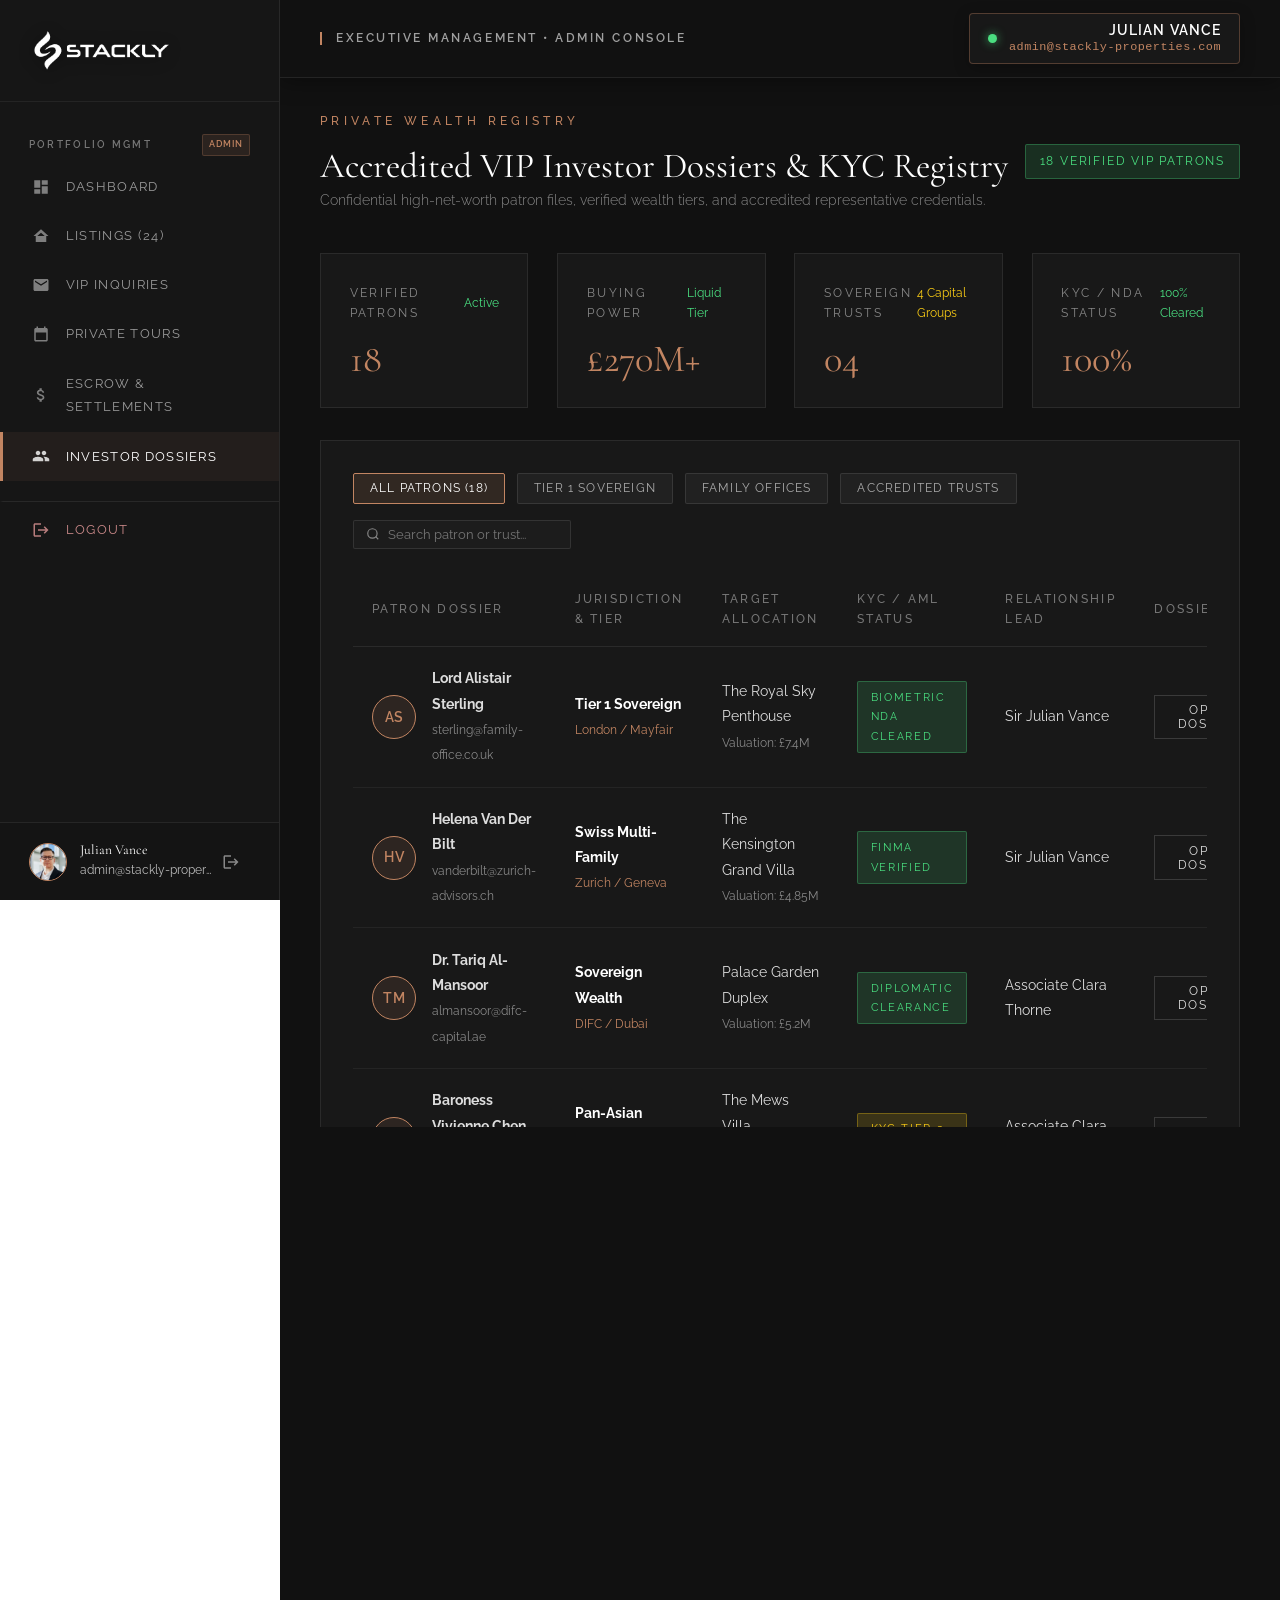
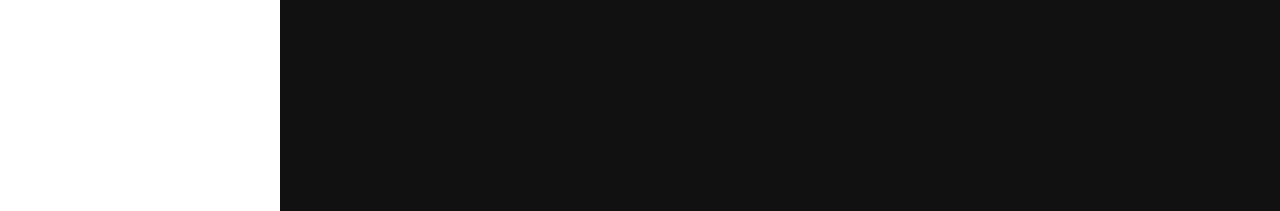
<file: admin-clients.html>
<!DOCTYPE html>
<html lang="en">
<head>
  <meta charset="UTF-8">
  <title>Investor Dossiers - Admin Executive Console</title>
  <link rel="icon" type="image/webp" href="assets/images/stackly-logo-light.webp">
  <script>
    window.location.replace("admin-dashboard.html#clients");
  </script>
  <meta http-equiv="refresh" content="0; url=admin-dashboard.html#clients">
</head>
<body style="background:#161616; color:#fff; font-family:sans-serif; padding:2rem;">
  <p>Redirecting to <a href="admin-dashboard.html#clients" style="color:#c28562;">Investor Dossiers</a>...</p>
</body>
</html>
</file>
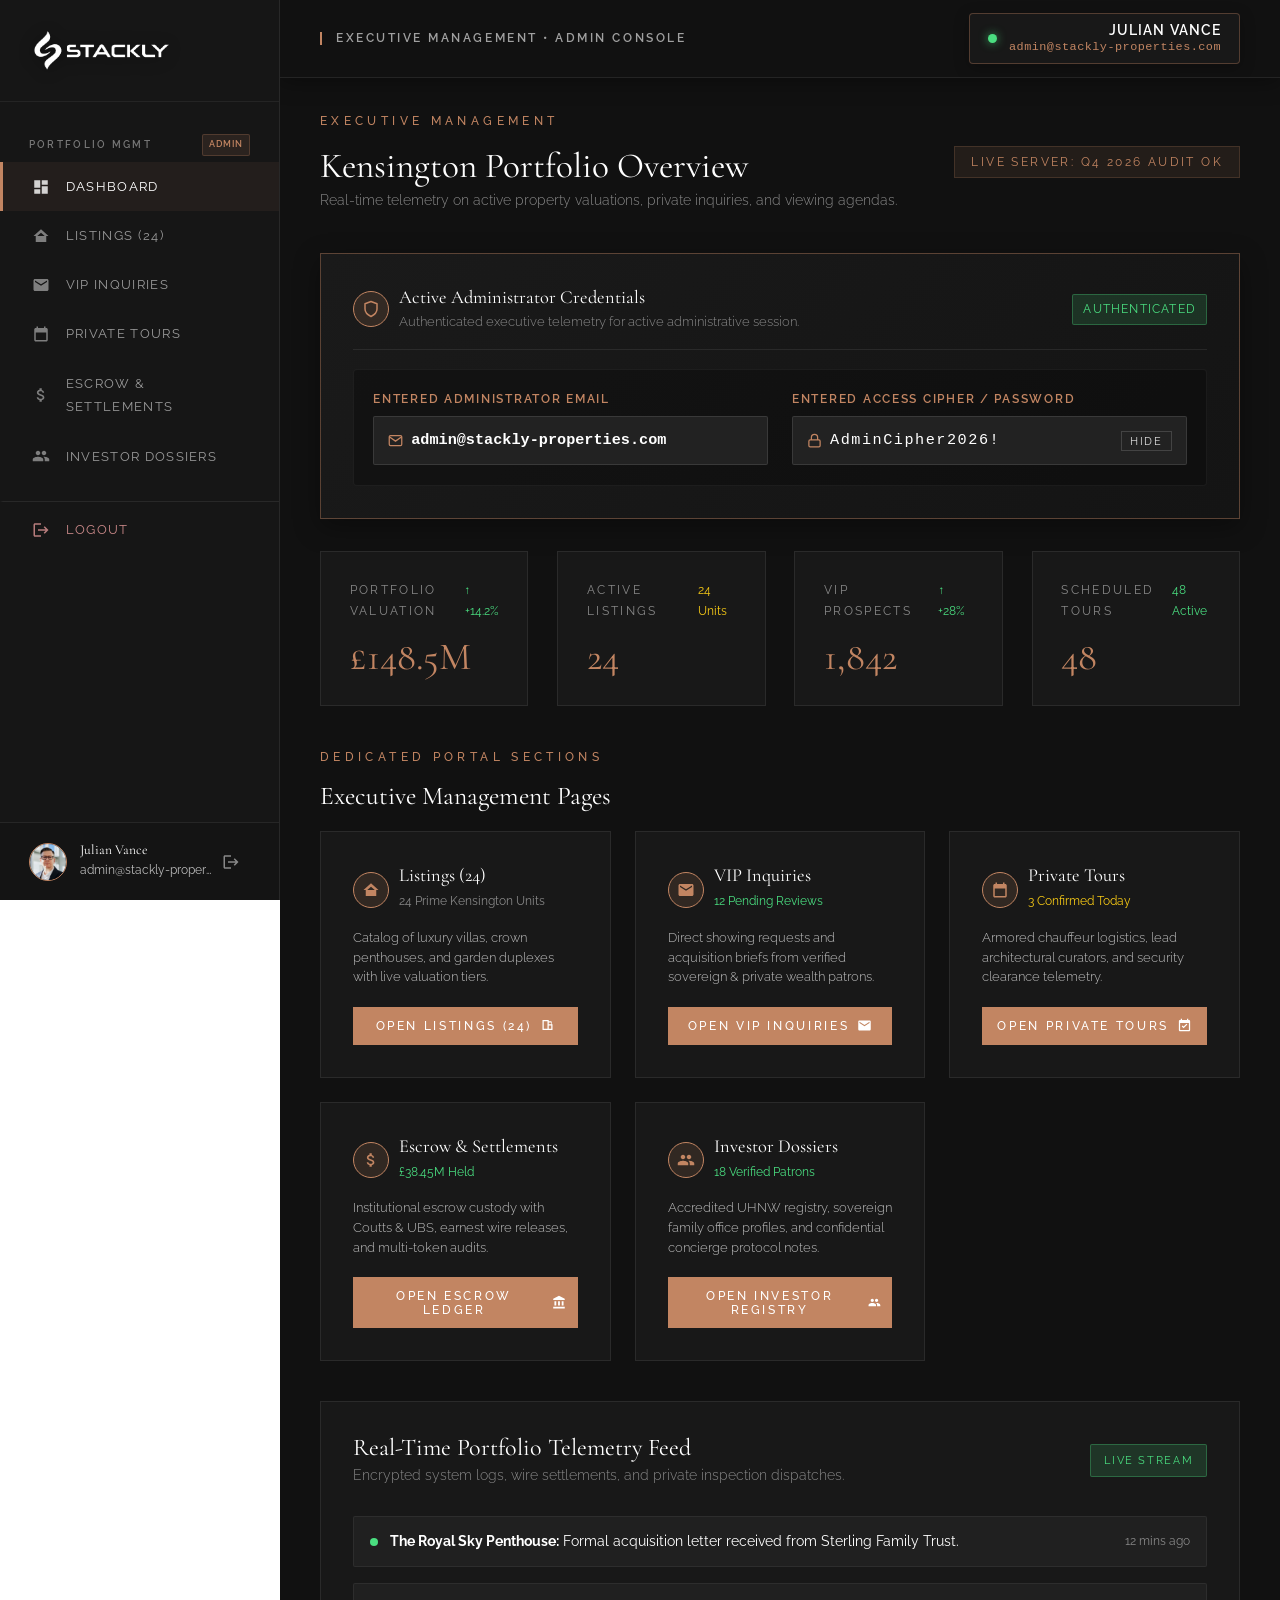
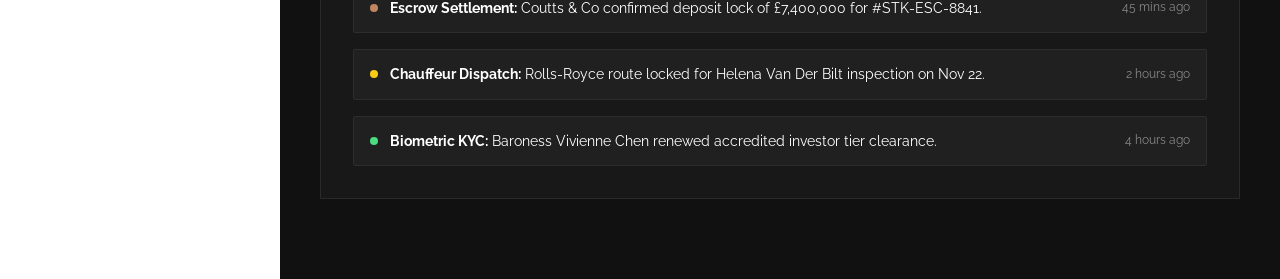
<file: admin-dashboard.html>
<!DOCTYPE html>
<html lang="en">
<head>
  <meta charset="UTF-8">
  <meta name="viewport" content="width=device-width, initial-scale=1.0">
  <title>Admin Executive Console - Kensington Properties</title>
  <link rel="icon" type="image/webp" href="assets/images/stackly-logo-light.webp">
  <link rel="stylesheet" href="assets/css/style.css">
  <link rel="stylesheet" href="assets/css/dashboard.css">
  <link rel="preconnect" href="https://fonts.googleapis.com">
  <link rel="preconnect" href="https://fonts.gstatic.com" crossorigin>
  <link href="https://fonts.googleapis.com/css2?family=Cinzel:wght@400;600;700&family=Montserrat:wght@300;400;500;600&display=swap" rel="stylesheet">

  <!-- Google Material Icons & Symbols -->
  <link rel="stylesheet" href="https://fonts.googleapis.com/css2?family=Material+Symbols+Outlined:opsz,wght,FILL,GRAD@20..48,100..700,0..1,-50..200">
  <link rel="stylesheet" href="https://fonts.googleapis.com/icon?family=Material+Icons">
</head>
<body class="dashboard-body">

  <!-- Mobile Drawer Backdrop Overlay -->
  <div class="dash-sidebar-overlay" id="dash-sidebar-overlay"></div>

  <!-- ==========================================================================
       SIDEBAR NAVIGATION (FIXED ON DESKTOP & MOBILE DRAWER)
       ========================================================================== -->
  <aside class="dash-sidebar">
    <!-- Brand Header with High-Visibility Stackly Logo & Mobile Close Button -->
    <div class="dash-sidebar-header">
      <a href="index.html" class="dash-sidebar-logo-link" aria-label="Stackly Home">
        <img src="assets/images/stackly-logo-light.webp" alt="Stackly Admin Console" class="dash-sidebar-logo">
      </a>
      <button type="button" class="dash-sidebar-close" id="dash-sidebar-close" aria-label="Close Sidebar Navigation">
        <svg viewBox="0 0 24 24" width="20" height="20" stroke="currentColor" stroke-width="2" fill="none">
          <line x1="18" y1="6" x2="6" y2="18"></line>
          <line x1="6" y1="6" x2="18" y2="18"></line>
        </svg>
      </button>
    </div>

    <!-- Scrollable Navigation Content (Smooth Separate Page Views) -->
    <div class="dash-sidebar-scroll">
      <nav class="dash-nav-group">
        <div class="dash-nav-title">
          <span>PORTFOLIO MGMT</span>
          <span class="dash-group-badge">ADMIN</span>
        </div>
        <a href="#dashboard" class="dash-nav-item active" data-view="view-dashboard">
          <svg viewBox="0 0 24 24"><path d="M3 13h8V3H3v10zm0 8h8v-6H3v6zm10 0h8V11h-8v10zm0-18v6h8V3h-8z"/></svg>
          <span>Dashboard</span>
        </a>
        <a href="#listings" class="dash-nav-item" data-view="view-listings">
          <svg viewBox="0 0 24 24"><path d="M12 3L2 12h3v8h14v-8h3L12 3zm0 4.5l5 4.5H7l5-4.5z"/></svg>
          <span>Listings (24)</span>
        </a>
        <a href="#inquiries" class="dash-nav-item" data-view="view-inquiries">
          <svg viewBox="0 0 24 24"><path d="M20 4H4c-1.1 0-2 .9-2 2v12c0 1.1.9 2 2 2h16c1.1 0 2-.9 2-2V6c0-1.1-.9-2-2-2zm0 4l-8 5-8-5V6l8 5 8-5v2z"/></svg>
          <span>VIP Inquiries</span>
        </a>
        <a href="#tours" class="dash-nav-item" data-view="view-tours">
          <svg viewBox="0 0 24 24"><path d="M19 4h-1V2h-2v2H8V2H6v2H5c-1.1 0-2 .9-2 2v14c0 1.1.9 2 2 2h14c1.1 0 2-.9 2-2V6c0-1.1-.9-2-2-2zm0 16H5V10h14v10z"/></svg>
          <span>Private Tours</span>
        </a>
        <a href="#escrow" class="dash-nav-item" data-view="view-escrow">
          <svg viewBox="0 0 24 24"><path d="M11.8 10.9c-2.27-.59-3-1.2-3-2.15 0-1.09 1.01-1.85 2.7-1.85 1.78 0 2.44.85 2.5 2.1h2.21c-.07-1.72-1.12-3.3-3.21-3.81V3h-3v2.16c-1.94.42-3.5 1.68-3.5 3.61 0 2.31 1.91 3.46 4.7 4.13 2.5.6 3 1.48 3 2.41 0 .69-.49 1.79-2.7 1.79-2.06 0-2.87-.92-2.98-2.1h-2.2c.12 2.19 1.76 3.42 3.68 3.83V21h3v-2.15c1.95-.37 3.5-1.5 3.5-3.55 0-2.84-2.43-3.81-4.7-4.4z"/></svg>
          <span>Escrow & Settlements</span>
        </a>
        <a href="#clients" class="dash-nav-item" data-view="view-clients">
          <svg viewBox="0 0 24 24"><path d="M16 11c1.66 0 2.99-1.34 2.99-3S17.66 5 16 5c-1.66 0-3 1.34-3 3s1.34 3 3 3zm-8 0c1.66 0 2.99-1.34 2.99-3S9.66 5 8 5C6.34 5 5 6.34 5 8s1.34 3 3 3zm0 2c-2.33 0-7 1.17-7 3.5V19h14v-2.5c0-2.33-4.67-3.5-7-3.5zm8 0c-.29 0-.62.02-.97.05 1.16.84 1.97 1.97 1.97 3.45V19h6v-2.5c0-2.33-4.67-3.5-7-3.5z"/></svg>
          <span>Investor Dossiers</span>
        </a>
        <a href="login.html" class="dash-nav-item dash-nav-logout" id="admin-sidebar-logout" title="Sign Out of Admin Console">
          <svg viewBox="0 0 24 24"><path d="M17 7l-1.41 1.41L18.17 11H8v2h10.17l-2.58 2.58L17 17l5-5zM4 5h8V3H4c-1.1 0-2 .9-2 2v14c0 1.1.9 2 2 2h8v-2H4V5z"/></svg>
          <span>Logout</span>
        </a>
      </nav>
    </div>

    <!-- Pinned User Profile Footer -->
    <div class="dash-sidebar-footer">
      <div class="user-profile-summary">
        <img src="assets/images/team-architect-1.webp" alt="Admin Master" class="user-avatar">
        <div class="user-meta">
          <h6 id="admin-user-name">Julian Vance</h6>
          <span id="admin-user-email" style="display:block; font-size:0.72rem; color:#bbb; word-break:break-all;">admin@stackly-properties.com</span>
        </div>
      </div>
      <a href="login.html" title="Sign Out" class="dash-signout-btn" aria-label="Sign Out">
        <svg viewBox="0 0 24 24" width="18" height="18" fill="currentColor" aria-hidden="true"><path d="M17 7l-1.41 1.41L18.17 11H8v2h10.17l-2.58 2.58L17 17l5-5zM4 5h8V3H4c-1.1 0-2 .9-2 2v14c0 1.1.9 2 2 2h8v-2H4V5z"/></svg>
      </a>
    </div>
  </aside>

  <!-- ==========================================================================
       MAIN CONTENT CONTAINER
       ========================================================================== -->
  <main class="dash-main">
    <!-- Topbar (Fixed at top while scrolling) -->
    <header class="dash-topbar">
      <div class="dash-topbar-left">
        <button type="button" class="sidebar-toggle-btn" id="sidebar-toggle-btn" aria-label="Open Navigation Menu">☰</button>
        <span class="topbar-portal-badge">EXECUTIVE MANAGEMENT • ADMIN CONSOLE</span>
      </div>

      <div class="dash-topbar-right">
        <!-- Profile Area (Entered Name & Mail ID Only) -->
        <div class="topbar-user-profile-badge">
          <div class="user-status-dot"></div>
          <div class="topbar-user-details">
            <span class="topbar-user-name" id="topbar-admin-name">Julian Vance</span>
            <span class="topbar-user-email" id="topbar-admin-email">admin@stackly-properties.com</span>
          </div>
        </div>
      </div>
    </header>

    <!-- Body Content with 6 Standalone Smooth Page Views -->
    <div class="dash-content">

      <!-- ====================================================================
           VIEW 1: DASHBOARD OVERVIEW
           ==================================================================== -->
      <div class="dash-page-view active" id="view-dashboard">
        <div class="dash-header-title">
          <div>
            <span class="section-subtitle">EXECUTIVE MANAGEMENT</span>
            <h1>Kensington Portfolio Overview</h1>
            <p>Real-time telemetry on active property valuations, private inquiries, and viewing agendas.</p>
          </div>
          <div>
            <span style="font-size:0.75rem; letter-spacing:0.2em; color:var(--color-primary); background:rgba(194,133,98,0.1); padding:0.5rem 1rem; border:1px solid rgba(194,133,98,0.2);">
              LIVE SERVER: Q4 2026 AUDIT OK
            </span>
          </div>
        </div>

        <!-- Authenticated Admin Credentials Dossier Card -->
        <div class="dash-card credential-card" style="border:1px solid rgba(194, 133, 98, 0.4); background: linear-gradient(135deg, #1a1a1a 0%, #141414 100%); margin-bottom:2rem; box-shadow:0 8px 24px rgba(0,0,0,0.35);">
          <div class="dash-card-header" style="border-bottom:1px solid rgba(255,255,255,0.08); padding-bottom:1rem; margin-bottom:1.2rem;">
            <div style="display:flex; align-items:center; gap:10px;">
              <div style="width:36px; height:36px; border-radius:50%; background:rgba(194,133,98,0.15); border:1px solid var(--color-primary); display:flex; align-items:center; justify-content:center; color:var(--color-primary);">
                <svg width="18" height="18" viewBox="0 0 24 24" fill="none" stroke="currentColor" stroke-width="2" stroke-linecap="round" stroke-linejoin="round"><path d="M12 22s8-4 8-10V5l-8-3-8 3v7c0 6 8 10 8 10z"></path></svg>
              </div>
              <div>
                <h3 style="margin:0; font-size:1.15rem; color:#ffffff;">Active Administrator Credentials</h3>
                <p style="color:#888; font-size:0.8rem; margin:2px 0 0 0;">Authenticated executive telemetry for active administrative session.</p>
              </div>
            </div>
            <span class="status-badge active" style="background:rgba(74,222,128,0.15); color:#4ade80; border:1px solid rgba(74,222,128,0.3); font-size:0.75rem; letter-spacing:0.1em; padding:4px 10px;">AUTHENTICATED</span>
          </div>

          <div style="display:grid; grid-template-columns: repeat(auto-fit, minmax(260px, 1fr)); gap:1.5rem; background:rgba(0,0,0,0.25); padding:1.2rem; border-radius:4px; border:1px solid rgba(255,255,255,0.05);">
            <!-- Email ID -->
            <div style="display:flex; flex-direction:column; gap:6px;">
              <span style="font-size:0.72rem; letter-spacing:0.15em; text-transform:uppercase; color:var(--color-primary); font-weight:600;">ENTERED ADMINISTRATOR EMAIL</span>
              <div style="display:flex; align-items:center; gap:8px; background:#222; padding:10px 14px; border:1px solid rgba(255,255,255,0.1); border-radius:2px;">
                <svg width="15" height="15" viewBox="0 0 24 24" fill="none" stroke="var(--color-primary)" stroke-width="2"><path d="M4 4h16c1.1 0 2 .9 2 2v12c0 1.1-.9 2-2 2H4c-1.1 0-2-.9-2-2V6c0-1.1.9-2 2-2z"></path><polyline points="22,6 12,13 2,6"></polyline></svg>
                <strong id="display-admin-email" style="color:#ffffff; font-size:0.95rem; font-family:monospace; word-break:break-all;">admin@stackly-properties.com</strong>
              </div>
            </div>

            <!-- Password / Cipher -->
            <div style="display:flex; flex-direction:column; gap:6px;">
              <span style="font-size:0.72rem; letter-spacing:0.15em; text-transform:uppercase; color:var(--color-primary); font-weight:600;">ENTERED ACCESS CIPHER / PASSWORD</span>
              <div style="display:flex; align-items:center; justify-content:space-between; background:#222; padding:10px 14px; border:1px solid rgba(255,255,255,0.1); border-radius:2px;">
                <div style="display:flex; align-items:center; gap:8px;">
                  <svg width="15" height="15" viewBox="0 0 24 24" fill="none" stroke="var(--color-primary)" stroke-width="2"><rect x="3" y="11" width="18" height="11" rx="2" ry="2"></rect><path d="M7 11V7a5 5 0 0 1 10 0v4"></path></svg>
                  <span id="display-admin-password" style="color:#ffffff; font-size:0.95rem; font-family:monospace; letter-spacing:0.1em;">AdminCipher2026!</span>
                </div>
                <button type="button" id="toggle-admin-pass-btn" class="btn-table-action" style="padding:2px 8px; font-size:0.7rem; cursor:pointer;" title="Toggle Password Visibility">
                  Hide
                </button>
              </div>
            </div>
          </div>
        </div>

        <!-- 4 Stats Cards -->
        <div class="dash-stats-grid">
          <div class="dash-stat-card">
            <div class="stat-card-top">
              <span class="stat-card-label">PORTFOLIO VALUATION</span>
              <span class="stat-trend">↑ +14.2%</span>
            </div>
            <div class="stat-card-value">£148.5M</div>
          </div>

          <div class="dash-stat-card">
            <div class="stat-card-top">
              <span class="stat-card-label">ACTIVE LISTINGS</span>
              <span class="stat-trend" style="color:#facc15;">24 Units</span>
            </div>
            <div class="stat-card-value">24</div>
          </div>

          <div class="dash-stat-card">
            <div class="stat-card-top">
              <span class="stat-card-label">VIP PROSPECTS</span>
              <span class="stat-trend">↑ +28%</span>
            </div>
            <div class="stat-card-value">1,842</div>
          </div>

          <div class="dash-stat-card">
            <div class="stat-card-top">
              <span class="stat-card-label">SCHEDULED TOURS</span>
              <span class="stat-trend">48 Active</span>
            </div>
            <div class="stat-card-value">48</div>
          </div>
        </div>

        <!-- Executive Module Cards (Clicking Instantly Switches Pages) -->
        <div style="margin-top:2.5rem;">
          <div class="dash-header-title" style="margin-bottom:1.2rem;">
            <div>
              <span class="section-subtitle">DEDICATED PORTAL SECTIONS</span>
              <h3 style="font-size:1.6rem; color:#fff; margin:0;">Executive Management Pages</h3>
            </div>
          </div>

          <div style="display:grid; grid-template-columns: repeat(auto-fit, minmax(280px, 1fr)); gap:1.5rem;">
            <!-- Module 1: Listings -->
            <div class="dash-card" style="display:flex; flex-direction:column; justify-content:space-between; margin-bottom:0;">
              <div>
                <div style="display:flex; align-items:center; gap:10px; margin-bottom:0.8rem;">
                  <div style="width:36px; height:36px; border-radius:50%; background:rgba(194,133,98,0.15); border:1px solid var(--color-primary); display:flex; align-items:center; justify-content:center; color:var(--color-primary);">
                    <svg width="18" height="18" viewBox="0 0 24 24" fill="currentColor"><path d="M12 3L2 12h3v8h14v-8h3L12 3zm0 4.5l5 4.5H7l5-4.5z"/></svg>
                  </div>
                  <div>
                    <h4 style="color:#fff; margin:0; font-size:1.15rem;">Listings (24)</h4>
                    <span style="font-size:0.75rem; color:#888;">24 Prime Kensington Units</span>
                  </div>
                </div>
                <p style="font-size:0.82rem; color:#bbb; line-height:1.5;">Catalog of luxury villas, crown penthouses, and garden duplexes with live valuation tiers.</p>
              </div>
              <button type="button" class="btn-solid-copper" data-admin-switch="view-listings" style="width:100%; text-align:center; padding:0.65rem; font-size:0.75rem; display:inline-flex; align-items:center; justify-content:center; gap:8px;"><span>OPEN LISTINGS (24)</span><svg width="15" height="15" viewBox="0 0 24 24" fill="currentColor" aria-hidden="true"><path d="M19 10V7c0-1.1-.9-2-2-2h-3V3H4v16h16v-9h-1zM6 5h6v12H6V5zm12 12h-4v-5h4v5zm0-7h-4V7h4v3z"/></svg></button>
            </div>

            <!-- Module 2: VIP Inquiries -->
            <div class="dash-card" style="display:flex; flex-direction:column; justify-content:space-between; margin-bottom:0;">
              <div>
                <div style="display:flex; align-items:center; gap:10px; margin-bottom:0.8rem;">
                  <div style="width:36px; height:36px; border-radius:50%; background:rgba(194,133,98,0.15); border:1px solid var(--color-primary); display:flex; align-items:center; justify-content:center; color:var(--color-primary);">
                    <svg width="18" height="18" viewBox="0 0 24 24" fill="currentColor"><path d="M20 4H4c-1.1 0-2 .9-2 2v12c0 1.1.9 2 2 2h16c1.1 0 2-.9 2-2V6c0-1.1-.9-2-2-2zm0 4l-8 5-8-5V6l8 5 8-5v2z"/></svg>
                  </div>
                  <div>
                    <h4 style="color:#fff; margin:0; font-size:1.15rem;">VIP Inquiries</h4>
                    <span style="font-size:0.75rem; color:#4ade80;">12 Pending Reviews</span>
                  </div>
                </div>
                <p style="font-size:0.82rem; color:#bbb; line-height:1.5;">Direct showing requests and acquisition briefs from verified sovereign & private wealth patrons.</p>
              </div>
              <button type="button" class="btn-solid-copper" data-admin-switch="view-inquiries" style="width:100%; text-align:center; padding:0.65rem; font-size:0.75rem; display:inline-flex; align-items:center; justify-content:center; gap:8px;"><span>OPEN VIP INQUIRIES</span><svg width="15" height="15" viewBox="0 0 24 24" fill="currentColor" aria-hidden="true"><path d="M20 4H4c-1.1 0-1.99.9-1.99 2L2 18c0 1.1.9 2 2 2h16c1.1 0 2-.9 2-2V6c0-1.1-.9-2-2-2zm0 4l-8 5-8-5V6l8 5 8-5v2z"/></svg></button>
            </div>

            <!-- Module 3: Private Tours -->
            <div class="dash-card" style="display:flex; flex-direction:column; justify-content:space-between; margin-bottom:0;">
              <div>
                <div style="display:flex; align-items:center; gap:10px; margin-bottom:0.8rem;">
                  <div style="width:36px; height:36px; border-radius:50%; background:rgba(194,133,98,0.15); border:1px solid var(--color-primary); display:flex; align-items:center; justify-content:center; color:var(--color-primary);">
                    <svg width="18" height="18" viewBox="0 0 24 24" fill="currentColor"><path d="M19 4h-1V2h-2v2H8V2H6v2H5c-1.1 0-2 .9-2 2v14c0 1.1.9 2 2 2h14c1.1 0 2-.9 2-2V6c0-1.1-.9-2-2-2zm0 16H5V10h14v10z"/></svg>
                  </div>
                  <div>
                    <h4 style="color:#fff; margin:0; font-size:1.15rem;">Private Tours</h4>
                    <span style="font-size:0.75rem; color:#facc15;">3 Confirmed Today</span>
                  </div>
                </div>
                <p style="font-size:0.82rem; color:#bbb; line-height:1.5;">Armored chauffeur logistics, lead architectural curators, and security clearance telemetry.</p>
              </div>
              <button type="button" class="btn-solid-copper" data-admin-switch="view-tours" style="width:100%; text-align:center; padding:0.65rem; font-size:0.75rem; display:inline-flex; align-items:center; justify-content:center; gap:8px;"><span>OPEN PRIVATE TOURS</span><svg width="15" height="15" viewBox="0 0 24 24" fill="currentColor" aria-hidden="true"><path d="M19 3h-1V1h-2v2H8V1H6v2H5c-1.11 0-1.99.9-1.99 2L3 19c0 1.1.89 2 2 2h14c1.1 0 2-.9 2-2V5c0-1.1-.9-2-2-2zm0 16H5V8h14v11zM10.56 16.5l-3.06-3.06 1.41-1.41 1.65 1.65 4.65-4.65 1.41 1.41-6.06 6.06z"/></svg></button>
            </div>

            <!-- Module 4: Escrow & Settlements -->
            <div class="dash-card" style="display:flex; flex-direction:column; justify-content:space-between; margin-bottom:0;">
              <div>
                <div style="display:flex; align-items:center; gap:10px; margin-bottom:0.8rem;">
                  <div style="width:36px; height:36px; border-radius:50%; background:rgba(194,133,98,0.15); border:1px solid var(--color-primary); display:flex; align-items:center; justify-content:center; color:var(--color-primary);">
                    <svg width="18" height="18" viewBox="0 0 24 24" fill="currentColor"><path d="M11.8 10.9c-2.27-.59-3-1.2-3-2.15 0-1.09 1.01-1.85 2.7-1.85 1.78 0 2.44.85 2.5 2.1h2.21c-.07-1.72-1.12-3.3-3.21-3.81V3h-3v2.16c-1.94.42-3.5 1.68-3.5 3.61 0 2.31 1.91 3.46 4.7 4.13 2.5.6 3 1.48 3 2.41 0 .69-.49 1.79-2.7 1.79-2.06 0-2.87-.92-2.98-2.1h-2.2c.12 2.19 1.76 3.42 3.68 3.83V21h3v-2.15c1.95-.37 3.5-1.5 3.5-3.55 0-2.84-2.43-3.81-4.7-4.4z"/></svg>
                  </div>
                  <div>
                    <h4 style="color:#fff; margin:0; font-size:1.15rem;">Escrow & Settlements</h4>
                    <span style="font-size:0.75rem; color:#4ade80;">£38.45M Held</span>
                  </div>
                </div>
                <p style="font-size:0.82rem; color:#bbb; line-height:1.5;">Institutional escrow custody with Coutts & UBS, earnest wire releases, and multi-token audits.</p>
              </div>
              <button type="button" class="btn-solid-copper" data-admin-switch="view-escrow" style="width:100%; text-align:center; padding:0.65rem; font-size:0.75rem; display:inline-flex; align-items:center; justify-content:center; gap:8px;"><span>OPEN ESCROW LEDGER</span><svg width="15" height="15" viewBox="0 0 24 24" fill="currentColor" aria-hidden="true"><path d="M4 10v7h3v-7H4zm6 0v7h3v-7h-3zM2 22h19v-3H2v3zm14-12v7h3v-7h-3zm-4.5-9L2 6v2h19V6l-9.5-5z"/></svg></button>
            </div>

            <!-- Module 5: Investor Dossiers -->
            <div class="dash-card" style="display:flex; flex-direction:column; justify-content:space-between; margin-bottom:0;">
              <div>
                <div style="display:flex; align-items:center; gap:10px; margin-bottom:0.8rem;">
                  <div style="width:36px; height:36px; border-radius:50%; background:rgba(194,133,98,0.15); border:1px solid var(--color-primary); display:flex; align-items:center; justify-content:center; color:var(--color-primary);">
                    <svg width="18" height="18" viewBox="0 0 24 24" fill="currentColor"><path d="M16 11c1.66 0 2.99-1.34 2.99-3S17.66 5 16 5c-1.66 0-3 1.34-3 3s1.34 3 3 3zm-8 0c1.66 0 2.99-1.34 2.99-3S9.66 5 8 5C6.34 5 5 6.34 5 8s1.34 3 3 3zm0 2c-2.33 0-7 1.17-7 3.5V19h14v-2.5c0-2.33-4.67-3.5-7-3.5zm8 0c-.29 0-.62.02-.97.05 1.16.84 1.97 1.97 1.97 3.45V19h6v-2.5c0-2.33-4.67-3.5-7-3.5z"/></svg>
                  </div>
                  <div>
                    <h4 style="color:#fff; margin:0; font-size:1.15rem;">Investor Dossiers</h4>
                    <span style="font-size:0.75rem; color:#4ade80;">18 Verified Patrons</span>
                  </div>
                </div>
                <p style="font-size:0.82rem; color:#bbb; line-height:1.5;">Accredited UHNW registry, sovereign family office profiles, and confidential concierge protocol notes.</p>
              </div>
              <button type="button" class="btn-solid-copper" data-admin-switch="view-clients" style="width:100%; text-align:center; padding:0.65rem; font-size:0.75rem; display:inline-flex; align-items:center; justify-content:center; gap:8px;"><span>OPEN INVESTOR REGISTRY</span><svg width="15" height="15" viewBox="0 0 24 24" fill="currentColor" aria-hidden="true"><path d="M16 11c1.66 0 2.99-1.34 2.99-3S17.66 5 16 5c-1.66 0-3 1.34-3 3s1.34 3 3 3zm-8 0c1.66 0 2.99-1.34 2.99-3S9.66 5 8 5C6.34 5 5 6.34 5 8s1.34 3 3 3zm0 2c-2.33 0-7 1.17-7 3.5V19h14v-2.5c0-2.33-4.67-3.5-7-3.5zm8 0c-.29 0-.62.02-.97.05 1.16.84 1.97 1.97 1.97 3.45V19h6v-2.5c0-2.33-4.67-3.5-7-3.5z"/></svg></button>
            </div>
          </div>
        </div>

        <!-- Real-Time Activity & Telemetry Feed -->
        <div class="dash-card" style="margin-top:2.5rem;">
          <div class="dash-card-header">
            <div>
              <h3>Real-Time Portfolio Telemetry Feed</h3>
              <p style="color:#888; font-size:0.85rem; margin:0;">Encrypted system logs, wire settlements, and private inspection dispatches.</p>
            </div>
            <span class="status-badge active">Live Stream</span>
          </div>

          <div style="display:flex; flex-direction:column; gap:1rem;">
            <div style="display:flex; justify-content:space-between; align-items:center; background:#202020; padding:12px 16px; border:1px solid rgba(255,255,255,0.06); border-radius:2px;">
              <div style="display:flex; align-items:center; gap:12px;">
                <span style="width:8px; height:8px; border-radius:50%; background:#4ade80;"></span>
                <span style="color:#fff; font-size:0.85rem;"><strong>The Royal Sky Penthouse:</strong> Formal acquisition letter received from Sterling Family Trust.</span>
              </div>
              <span style="color:#888; font-size:0.75rem;">12 mins ago</span>
            </div>

            <div style="display:flex; justify-content:space-between; align-items:center; background:#202020; padding:12px 16px; border:1px solid rgba(255,255,255,0.06); border-radius:2px;">
              <div style="display:flex; align-items:center; gap:12px;">
                <span style="width:8px; height:8px; border-radius:50%; background:var(--color-primary);"></span>
                <span style="color:#fff; font-size:0.85rem;"><strong>Escrow Settlement:</strong> Coutts & Co confirmed deposit lock of £7,400,000 for #STK-ESC-8841.</span>
              </div>
              <span style="color:#888; font-size:0.75rem;">45 mins ago</span>
            </div>

            <div style="display:flex; justify-content:space-between; align-items:center; background:#202020; padding:12px 16px; border:1px solid rgba(255,255,255,0.06); border-radius:2px;">
              <div style="display:flex; align-items:center; gap:12px;">
                <span style="width:8px; height:8px; border-radius:50%; background:#facc15;"></span>
                <span style="color:#fff; font-size:0.85rem;"><strong>Chauffeur Dispatch:</strong> Rolls-Royce route locked for Helena Van Der Bilt inspection on Nov 22.</span>
              </div>
              <span style="color:#888; font-size:0.75rem;">2 hours ago</span>
            </div>

            <div style="display:flex; justify-content:space-between; align-items:center; background:#202020; padding:12px 16px; border:1px solid rgba(255,255,255,0.06); border-radius:2px;">
              <div style="display:flex; align-items:center; gap:12px;">
                <span style="width:8px; height:8px; border-radius:50%; background:#4ade80;"></span>
                <span style="color:#fff; font-size:0.85rem;"><strong>Biometric KYC:</strong> Baroness Vivienne Chen renewed accredited investor tier clearance.</span>
              </div>
              <span style="color:#888; font-size:0.75rem;">4 hours ago</span>
            </div>
          </div>
        </div>
      </div>

      <!-- ====================================================================
           VIEW 2: LISTINGS (24)
           ==================================================================== -->
      <div class="dash-page-view" id="view-listings">
        <div class="dash-header-title">
          <div>
            <span class="section-subtitle">PORTFOLIO INVENTORY (24 UNITS)</span>
            <h1>Exclusive Kensington Residences</h1>
            <p>Live status, architectural specifications, asking valuations, and acquisition availability.</p>
          </div>
          <div>
            <button class="btn-solid-copper" style="padding:0.75rem 1.6rem; font-size:0.75rem; letter-spacing:0.12em;" data-modal-target="add-prop-modal">+ NEW RESIDENCE LISTING</button>
          </div>
        </div>

        <!-- 4 Stats Cards -->
        <div class="dash-stats-grid" style="margin-bottom:2rem;">
          <div class="dash-stat-card">
            <div class="stat-card-top">
              <span class="stat-card-label">TOTAL VALUATION</span>
              <span class="stat-trend" style="color:#4ade80;">24 Residences</span>
            </div>
            <div class="stat-card-value">£148.5M</div>
          </div>

          <div class="dash-stat-card">
            <div class="stat-card-top">
              <span class="stat-card-label">ACTIVE AVAILABLE</span>
              <span class="stat-trend" style="color:#4ade80;">18 Units</span>
            </div>
            <div class="stat-card-value">18</div>
          </div>

          <div class="dash-stat-card">
            <div class="stat-card-top">
              <span class="stat-card-label">UNDER OFFER</span>
              <span class="stat-trend" style="color:#facc15;">4 Units</span>
            </div>
            <div class="stat-card-value">04</div>
          </div>

          <div class="dash-stat-card">
            <div class="stat-card-top">
              <span class="stat-card-label">AVG VALUATION</span>
              <span class="stat-trend">Prime Index</span>
            </div>
            <div class="stat-card-value">£6.18M</div>
          </div>
        </div>

        <div class="dash-card">
          <!-- Filter & Search Toolbar -->
          <div style="display:flex; justify-content:space-between; align-items:center; flex-wrap:wrap; gap:1rem; margin-bottom:1.5rem;">
            <div class="dash-filter-bar" style="margin-bottom:0;">
              <button class="dash-filter-btn active" data-filter="all">All Units (24)</button>
              <button class="dash-filter-btn" data-filter="villa">Villas (8)</button>
              <button class="dash-filter-btn" data-filter="penthouse">Penthouses (6)</button>
              <button class="dash-filter-btn" data-filter="duplex">Duplexes (5)</button>
              <button class="dash-filter-btn" data-filter="mews">Mews (5)</button>
            </div>
            <div style="display:flex; align-items:center; gap:0.5rem; background:#1c1c1c; padding:6px 12px; border:1px solid rgba(255,255,255,0.1); border-radius:2px;">
              <svg width="14" height="14" viewBox="0 0 24 24" fill="none" stroke="#888" stroke-width="2"><circle cx="11" cy="11" r="8"></circle><line x1="21" y1="21" x2="16.65" y2="16.65"></line></svg>
              <input type="text" id="admin-prop-search" placeholder="Filter residences..." style="background:transparent; border:none; color:#fff; font-size:0.8rem; outline:none; width:160px;">
            </div>
          </div>

          <div class="dash-table-wrapper">
            <table class="dash-table">
              <thead>
                <tr>
                  <th>Property Residence</th>
                  <th>Category</th>
                  <th>Asking Valuation</th>
                  <th>Status</th>
                  <th>Actions</th>
                </tr>
              </thead>
              <tbody>
                <tr>
                  <td>
                    <div class="property-cell">
                      <img src="assets/images/property-villa-1.webp" alt="Villa 1" class="property-thumb">
                      <div>
                        <strong>The Kensington Grand Villa</strong>
                        <p style="font-size:0.75rem; margin:0; color:#888;">14 Kensington Palace Gardens • 420 m²</p>
                      </div>
                    </div>
                  </td>
                  <td>Luxury Villa</td>
                  <td>£4,850,000</td>
                  <td><span class="status-badge active">Active Available</span></td>
                  <td>
                    <div class="action-btns-group">
                      <button class="btn-table-action" onclick="showToast('Opening specifications for Villa 1...')">Edit</button>
                      <button class="btn-table-action btn-delete-row">Delete</button>
                    </div>
                  </td>
                </tr>

                <tr>
                  <td>
                    <div class="property-cell">
                      <img src="assets/images/property-penthouse.webp" alt="Penthouse" class="property-thumb">
                      <div>
                        <strong>The Royal Sky Penthouse</strong>
                        <p style="font-size:0.75rem; margin:0; color:#888;">Levels 9-10 • Private Pool • 560 m²</p>
                      </div>
                    </div>
                  </td>
                  <td>Crown Penthouse</td>
                  <td>£7,400,000</td>
                  <td><span class="status-badge pending">Under Offer</span></td>
                  <td>
                    <div class="action-btns-group">
                      <button class="btn-table-action" onclick="showToast('Opening specifications for Sky Penthouse...')">Edit</button>
                      <button class="btn-table-action btn-delete-row">Delete</button>
                    </div>
                  </td>
                </tr>

                <tr>
                  <td>
                    <div class="property-cell">
                      <img src="assets/images/property-duplex.webp" alt="Duplex" class="property-thumb">
                      <div>
                        <strong>Palace Garden Duplex</strong>
                        <p style="font-size:0.75rem; margin:0; color:#888;">Ground & Courtyard • 360 m²</p>
                      </div>
                    </div>
                  </td>
                  <td>Garden Duplex</td>
                  <td>£5,200,000</td>
                  <td><span class="status-badge active">Active Available</span></td>
                  <td>
                    <div class="action-btns-group">
                      <button class="btn-table-action" onclick="showToast('Opening specifications for Garden Duplex...')">Edit</button>
                      <button class="btn-table-action btn-delete-row">Delete</button>
                    </div>
                  </td>
                </tr>

                <tr>
                  <td>
                    <div class="property-cell">
                      <img src="assets/images/property-villa-2.webp" alt="Mews" class="property-thumb">
                      <div>
                        <strong>The Mews Villa Residence</strong>
                        <p style="font-size:0.75rem; margin:0; color:#888;">Gated Private Access • 510 m²</p>
                      </div>
                    </div>
                  </td>
                  <td>Private Mews</td>
                  <td>£6,200,000</td>
                  <td><span class="status-badge sold">Reserved</span></td>
                  <td>
                    <div class="action-btns-group">
                      <button class="btn-table-action" onclick="showToast('Opening specifications for Mews Villa...')">Edit</button>
                      <button class="btn-table-action btn-delete-row">Delete</button>
                    </div>
                  </td>
                </tr>
              </tbody>
            </table>
          </div>
        </div>
      </div>

      <!-- ====================================================================
           VIEW 3: VIP INQUIRIES
           ==================================================================== -->
      <div class="dash-page-view" id="view-inquiries">
        <div class="dash-header-title">
          <div>
            <span class="section-subtitle">PROSPECT TELEMETRY & ACQUISITION BRIEFS</span>
            <h1>Recent VIP Showing & Acquisition Inquiries</h1>
            <p>Direct inquiries submitted via Stackly encrypted portals and private family office lines.</p>
          </div>
          <div>
            <span class="status-badge approved" style="font-size:0.75rem; padding:6px 14px;">12 Pending Inquiries • Avg Response: 14m</span>
          </div>
        </div>

        <!-- 4 Stats Cards -->
        <div class="dash-stats-grid" style="margin-bottom:2rem;">
          <div class="dash-stat-card">
            <div class="stat-card-top">
              <span class="stat-card-label">PENDING INQUIRIES</span>
              <span class="stat-trend" style="color:#facc15;">12 Active</span>
            </div>
            <div class="stat-card-value">12</div>
          </div>

          <div class="dash-stat-card">
            <div class="stat-card-top">
              <span class="stat-card-label">AVG RESPONSE TIME</span>
              <span class="stat-trend" style="color:#4ade80;">↓ -4.2m</span>
            </div>
            <div class="stat-card-value">14m</div>
          </div>

          <div class="dash-stat-card">
            <div class="stat-card-top">
              <span class="stat-card-label">VERIFIED PATRONS</span>
              <span class="stat-trend" style="color:#4ade80;">Tier 1 Cleared</span>
            </div>
            <div class="stat-card-value">100%</div>
          </div>

          <div class="dash-stat-card">
            <div class="stat-card-top">
              <span class="stat-card-label">CONVERSION RATE</span>
              <span class="stat-trend">↑ +6.5%</span>
            </div>
            <div class="stat-card-value">42%</div>
          </div>
        </div>

        <div class="dash-card">
          <!-- Filter toolbar -->
          <div class="dash-filter-bar">
            <button class="dash-filter-btn active">All Inquiries (12)</button>
            <button class="dash-filter-btn">Chauffeur Escort</button>
            <button class="dash-filter-btn">Virtual Walkthrough</button>
            <button class="dash-filter-btn">Showroom Consult</button>
          </div>

          <div class="dash-table-wrapper">
            <table class="dash-table">
              <thead>
                <tr>
                  <th>Patron Name</th>
                  <th>Target Residence</th>
                  <th>Proposed Date</th>
                  <th>Modality</th>
                  <th>Decision</th>
                </tr>
              </thead>
              <tbody>
                <tr>
                  <td><strong>Lord Alistair Sterling</strong><br><span style="color:#888; font-size:0.75rem;">sterling@family-office.co.uk</span></td>
                  <td>The Royal Sky Penthouse</td>
                  <td>Nov 18, 2026 • 14:00</td>
                  <td>Private Chauffeur Inspection</td>
                  <td>
                    <span class="status-badge approved">Approved</span>
                  </td>
                </tr>
                <tr>
                  <td><strong>Helena Van Der Bilt</strong><br><span style="color:#888; font-size:0.75rem;">vanderbilt@zurich-advisors.ch</span></td>
                  <td>The Kensington Grand Villa</td>
                  <td>Nov 22, 2026 • 11:30</td>
                  <td>Kensington Showroom</td>
                  <td>
                    <button class="btn-table-action" onclick="this.parentElement.innerHTML='<span class=\'status-badge approved\'>Confirmed</span>'; showToast('Tour booking confirmed.');">Confirm Tour</button>
                  </td>
                </tr>
                <tr>
                  <td><strong>Dr. Tariq Al-Mansoor</strong><br><span style="color:#888; font-size:0.75rem;">almansoor@difc-capital.ae</span></td>
                  <td>Palace Garden Duplex</td>
                  <td>Nov 25, 2026 • 16:00</td>
                  <td>Encrypted Video Walkthrough</td>
                  <td>
                    <button class="btn-table-action" onclick="this.parentElement.innerHTML='<span class=\'status-badge approved\'>Confirmed</span>'; showToast('Video conference dispatch generated.');">Confirm Tour</button>
                  </td>
                </tr>
                <tr>
                  <td><strong>Baroness Vivienne Chen</strong><br><span style="color:#888; font-size:0.75rem;">vchen@singapore-ventures.sg</span></td>
                  <td>The Mews Villa Residence</td>
                  <td>Dec 02, 2026 • 10:00</td>
                  <td>Helipad VIP Transfer</td>
                  <td>
                    <button class="btn-table-action" onclick="this.parentElement.innerHTML='<span class=\'status-badge approved\'>Confirmed</span>'; showToast('Helipad reception clearance generated.');">Confirm Tour</button>
                  </td>
                </tr>
              </tbody>
            </table>
          </div>
        </div>
      </div>

      <!-- ====================================================================
           VIEW 4: PRIVATE TOURS
           ==================================================================== -->
      <div class="dash-page-view" id="view-tours">
        <div class="dash-header-title">
          <div>
            <span class="section-subtitle">INSPECTION AGENDA & DISPATCH</span>
            <h1>Confirmed VIP Private Tours & Viewing Agenda</h1>
            <p>Armored chauffeur route coordinates, lead architectural curators, and security clearances.</p>
          </div>
          <div>
            <span class="status-badge approved" style="font-size:0.75rem; padding:6px 14px;">3 Confirmed Tours Today</span>
          </div>
        </div>

        <!-- 4 Stats Cards -->
        <div class="dash-stats-grid" style="margin-bottom:2rem;">
          <div class="dash-stat-card">
            <div class="stat-card-top">
              <span class="stat-card-label">CONFIRMED TODAY</span>
              <span class="stat-trend" style="color:#4ade80;">100% Ready</span>
            </div>
            <div class="stat-card-value">03</div>
          </div>

          <div class="dash-stat-card">
            <div class="stat-card-top">
              <span class="stat-card-label">ACTIVE THIS MONTH</span>
              <span class="stat-trend">↑ +18%</span>
            </div>
            <div class="stat-card-value">48</div>
          </div>

          <div class="dash-stat-card">
            <div class="stat-card-top">
              <span class="stat-card-label">CHAUFFEUR MAYBACHS</span>
              <span class="stat-trend" style="color:#4ade80;">6 On Standby</span>
            </div>
            <div class="stat-card-value">06</div>
          </div>

          <div class="dash-stat-card">
            <div class="stat-card-top">
              <span class="stat-card-label">HELIPAD SLOTS</span>
              <span class="stat-trend" style="color:#facc15;">Battersea Vertiport</span>
            </div>
            <div class="stat-card-value">Active</div>
          </div>
        </div>

        <div class="dash-card">
          <div class="dash-table-wrapper">
            <table class="dash-table">
              <thead>
                <tr>
                  <th>Residence</th>
                  <th>VIP Client</th>
                  <th>Date & Schedule</th>
                  <th>Assigned Host</th>
                  <th>Security Clearance</th>
                  <th>Actions</th>
                </tr>
              </thead>
              <tbody>
                <tr>
                  <td>
                    <div class="property-cell">
                      <img src="assets/images/property-penthouse.webp" alt="Penthouse" class="property-thumb">
                      <div>
                        <strong>The Royal Sky Penthouse</strong>
                        <p style="font-size:0.75rem; margin:0; color:#888;">14 Kensington Palace Gardens</p>
                      </div>
                    </div>
                  </td>
                  <td>Lord Alistair Sterling<br><span style="font-size:0.75rem; color:#888;">Tier 1 Patron</span></td>
                  <td>Wed, 18 Nov 2026<br><span style="font-size:0.75rem; color:var(--color-primary);">14:00 GMT</span></td>
                  <td>Sir Julian Vance</td>
                  <td><span class="status-badge approved">Chauffeur Dispatched</span></td>
                  <td>
                    <button class="btn-table-action" onclick="showToast('Dispatching Chauffeur GPS Route to Patron mobile...')">Chauffeur GPS</button>
                  </td>
                </tr>
                <tr>
                  <td>
                    <div class="property-cell">
                      <img src="assets/images/property-villa-1.webp" alt="Villa" class="property-thumb">
                      <div>
                        <strong>The Kensington Grand Villa</strong>
                        <p style="font-size:0.75rem; margin:0; color:#888;">Gated Estate 2</p>
                      </div>
                    </div>
                  </td>
                  <td>Helena Van Der Bilt<br><span style="font-size:0.75rem; color:#888;">Zurich Family Office</span></td>
                  <td>Sun, 22 Nov 2026<br><span style="font-size:0.75rem; color:var(--color-primary);">11:30 GMT</span></td>
                  <td>Sir Julian Vance</td>
                  <td><span class="status-badge active">Under Clearance</span></td>
                  <td>
                    <button class="btn-table-action" onclick="showToast('Security verification requested.')">Verify Access</button>
                  </td>
                </tr>
                <tr>
                  <td>
                    <div class="property-cell">
                      <img src="assets/images/property-duplex.webp" alt="Duplex" class="property-thumb">
                      <div>
                        <strong>Palace Garden Duplex</strong>
                        <p style="font-size:0.75rem; margin:0; color:#888;">Double Height Salon</p>
                      </div>
                    </div>
                  </td>
                  <td>Dr. Tariq Al-Mansoor<br><span style="font-size:0.75rem; color:#888;">DIFC Private Capital</span></td>
                  <td>Wed, 25 Nov 2026<br><span style="font-size:0.75rem; color:var(--color-primary);">16:00 GMT</span></td>
                  <td>Associate Clara Thorne</td>
                  <td><span class="status-badge approved">Virtual Hologram OK</span></td>
                  <td>
                    <button class="btn-table-action" onclick="showToast('Encrypted stream link re-transmitted.')">Stream Link</button>
                  </td>
                </tr>
                <tr>
                  <td>
                    <div class="property-cell">
                      <img src="assets/images/property-villa-2.webp" alt="Mews" class="property-thumb">
                      <div>
                        <strong>The Mews Villa Residence</strong>
                        <p style="font-size:0.75rem; margin:0; color:#888;">Private Courtyard</p>
                      </div>
                    </div>
                  </td>
                  <td>Baroness Vivienne Chen<br><span style="font-size:0.75rem; color:#888;">Singapore Ventures</span></td>
                  <td>Wed, 02 Dec 2026<br><span style="font-size:0.75rem; color:var(--color-primary);">10:00 GMT</span></td>
                  <td>Associate Clara Thorne</td>
                  <td><span class="status-badge approved">Helipad VIP Clearance</span></td>
                  <td>
                    <button class="btn-table-action" onclick="showToast('Helipad reception coordinates dispatched.')">Helipad GPS</button>
                  </td>
                </tr>
              </tbody>
            </table>
          </div>
        </div>
      </div>

      <!-- ====================================================================
           VIEW 5: ESCROW & SETTLEMENTS
           ==================================================================== -->
      <div class="dash-page-view" id="view-escrow">
        <div class="dash-header-title">
          <div>
            <span class="section-subtitle">FINANCIAL GOVERNANCE & SETTLEMENTS</span>
            <h1>Escrow Ledger & High-Value Settlements</h1>
            <p>Institutional escrow balances, earnest deposit locks, and verified wire transfers via prime custodian banks.</p>
          </div>
          <div>
            <span class="status-badge approved" style="font-size:0.75rem; padding:6px 14px;">Institutional Custody: Active</span>
          </div>
        </div>

        <!-- Escrow 4 Stats Cards -->
        <div class="dash-stats-grid" style="margin-bottom:2rem;">
          <div class="dash-stat-card">
            <div class="stat-card-top">
              <span class="stat-card-label">TOTAL IN ESCROW</span>
              <span class="stat-trend" style="color:#4ade80;">4 Accounts</span>
            </div>
            <div class="stat-card-value">£38.45M</div>
          </div>

          <div class="dash-stat-card">
            <div class="stat-card-top">
              <span class="stat-card-label">RELEASED YTD</span>
              <span class="stat-trend">↑ +22.4%</span>
            </div>
            <div class="stat-card-value">£84.20M</div>
          </div>

          <div class="dash-stat-card">
            <div class="stat-card-top">
              <span class="stat-card-label">AVG SETTLEMENT TIME</span>
              <span class="stat-trend" style="color:#facc15;">Prime Route</span>
            </div>
            <div class="stat-card-value">11 Days</div>
          </div>

          <div class="dash-stat-card">
            <div class="stat-card-top">
              <span class="stat-card-label">AML COMPLIANCE</span>
              <span class="stat-trend" style="color:#4ade80;">FCA / FINMA</span>
            </div>
            <div class="stat-card-value">100%</div>
          </div>
        </div>

        <!-- Escrow Ledger Table Card -->
        <div class="dash-card">
          <div class="dash-card-header">
            <div>
              <h3>Institutional Escrow Custody Records</h3>
              <p style="color:#888; font-size:0.85rem; margin:0;">Real-time settlement telemetry, earnest wire status, and dual-authorization token audit.</p>
            </div>
            <button class="btn-table-action" onclick="showToast('Exporting Escrow Ledger to Encrypted CSV/PDF...')">Export Ledger</button>
          </div>

          <div class="dash-table-wrapper">
            <table class="dash-table">
              <thead>
                <tr>
                  <th>Transaction Ref</th>
                  <th>Residence Asset</th>
                  <th>Buyer / Custodian</th>
                  <th>Escrow Valuation</th>
                  <th>Custodian Bank</th>
                  <th>Settlement Status</th>
                  <th>Executive Actions</th>
                </tr>
              </thead>
              <tbody>
                <tr>
                  <td>
                    <strong style="font-family:monospace; color:var(--color-primary);">#STK-ESC-8841</strong><br>
                    <span style="font-size:0.75rem; color:#888;">Wire Ref: WT-90214</span>
                  </td>
                  <td>
                    <strong>The Royal Sky Penthouse</strong><br>
                    <span style="font-size:0.75rem; color:#888;">Levels 9-10</span>
                  </td>
                  <td>Sterling Family Trust<br><span style="font-size:0.75rem; color:#888;">Mayfair HQ</span></td>
                  <td><strong style="color:#fff;">£7,400,000</strong></td>
                  <td>Coutts & Co (London)</td>
                  <td>
                    <span class="status-badge approved">90% Funds Locked</span>
                    <div class="escrow-progress-container"><div class="escrow-progress-fill" style="width:90%;"></div></div>
                  </td>
                  <td>
                    <div class="action-btns-group">
                      <button class="btn-table-action" onclick="showToast('Escrow certificate #STK-8841 verified on blockchain.')">View Proof</button>
                      <button class="btn-table-action" style="color:#4ade80; border-color:rgba(74,222,128,0.4);" onclick="showToast('Dual-token dispatch generated for final fund release.')">Release</button>
                    </div>
                  </td>
                </tr>
                <tr>
                  <td>
                    <strong style="font-family:monospace; color:var(--color-primary);">#STK-ESC-8835</strong><br>
                    <span style="font-size:0.75rem; color:#888;">Wire Ref: WT-88190</span>
                  </td>
                  <td>
                    <strong>The Mews Villa Residence</strong><br>
                    <span style="font-size:0.75rem; color:#888;">Gated Private Access</span>
                  </td>
                  <td>Geneva Alpha Holdings<br><span style="font-size:0.75rem; color:#888;">Geneva Trust SA</span></td>
                  <td><strong style="color:#fff;">£6,200,000</strong></td>
                  <td>UBS Private Wealth</td>
                  <td>
                    <span class="status-badge pending">Awaiting Title Deed</span>
                    <div class="escrow-progress-container"><div class="escrow-progress-fill" style="width:65%;"></div></div>
                  </td>
                  <td>
                    <div class="action-btns-group">
                      <button class="btn-table-action" onclick="showToast('Title deed registry verified with Land Registry.')">Audit Trail</button>
                      <button class="btn-table-action" onclick="showToast('Settlement notice transmitted to Geneva.')">Notify Buyer</button>
                    </div>
                  </td>
                </tr>
                <tr>
                  <td>
                    <strong style="font-family:monospace; color:var(--color-primary);">#STK-ESC-8819</strong><br>
                    <span style="font-size:0.75rem; color:#888;">Wire Ref: WT-87421</span>
                  </td>
                  <td>
                    <strong>Palace Garden Duplex</strong><br>
                    <span style="font-size:0.75rem; color:#888;">Ground & Courtyard</span>
                  </td>
                  <td>DIFC Private Capital Trust<br><span style="font-size:0.75rem; color:#888;">Dubai UAE</span></td>
                  <td><strong style="color:#fff;">£1,040,000</strong><br><span style="font-size:0.72rem; color:#888;">Earnest 20% Deposit</span></td>
                  <td>HSBC Private Bank (UK)</td>
                  <td>
                    <span class="status-badge approved">Deposit Cleared</span>
                    <div class="escrow-progress-container"><div class="escrow-progress-fill" style="width:100%;"></div></div>
                  </td>
                  <td>
                    <div class="action-btns-group">
                      <button class="btn-table-action" onclick="showToast('Deposit receipt generated.')">Receipt</button>
                      <button class="btn-table-action" onclick="showToast('Final contract package dispatched.')">Contracts</button>
                    </div>
                  </td>
                </tr>
                <tr>
                  <td>
                    <strong style="font-family:monospace; color:var(--color-primary);">#STK-ESC-8790</strong><br>
                    <span style="font-size:0.75rem; color:#888;">Wire Ref: WT-86332</span>
                  </td>
                  <td>
                    <strong>The Kensington Grand Villa</strong><br>
                    <span style="font-size:0.75rem; color:#888;">Estate 14</span>
                  </td>
                  <td>Zurich Private Advisors<br><span style="font-size:0.75rem; color:#888;">Zurich CH</span></td>
                  <td><strong style="color:#fff;">£4,850,000</strong></td>
                  <td>Credit Suisse / UBS</td>
                  <td>
                    <span class="status-badge sold">Completed & Settled</span>
                    <div class="escrow-progress-container"><div class="escrow-progress-fill" style="width:100%; background:#4ade80;"></div></div>
                  </td>
                  <td>
                    <div class="action-btns-group">
                      <button class="btn-table-action" onclick="showToast('Archive settlement record downloaded.')">Archive Record</button>
                    </div>
                  </td>
                </tr>
              </tbody>
            </table>
          </div>
        </div>
      </div>

      <!-- ====================================================================
           VIEW 6: INVESTOR DOSSIERS
           ==================================================================== -->
      <div class="dash-page-view" id="view-clients">
        <div class="dash-header-title">
          <div>
            <span class="section-subtitle">PRIVATE WEALTH REGISTRY</span>
            <h1>Accredited VIP Investor Dossiers & KYC Registry</h1>
            <p>Confidential high-net-worth patron files, verified wealth tiers, and accredited representative credentials.</p>
          </div>
          <div>
            <span class="status-badge approved" style="font-size:0.75rem; padding:6px 14px;">18 Verified VIP Patrons</span>
          </div>
        </div>

        <!-- 4 Stats Cards -->
        <div class="dash-stats-grid" style="margin-bottom:2rem;">
          <div class="dash-stat-card">
            <div class="stat-card-top">
              <span class="stat-card-label">VERIFIED PATRONS</span>
              <span class="stat-trend" style="color:#4ade80;">Active</span>
            </div>
            <div class="stat-card-value">18</div>
          </div>

          <div class="dash-stat-card">
            <div class="stat-card-top">
              <span class="stat-card-label">BUYING POWER</span>
              <span class="stat-trend">Liquid Tier</span>
            </div>
            <div class="stat-card-value">£270M+</div>
          </div>

          <div class="dash-stat-card">
            <div class="stat-card-top">
              <span class="stat-card-label">SOVEREIGN TRUSTS</span>
              <span class="stat-trend" style="color:#facc15;">4 Capital Groups</span>
            </div>
            <div class="stat-card-value">04</div>
          </div>

          <div class="dash-stat-card">
            <div class="stat-card-top">
              <span class="stat-card-label">KYC / NDA STATUS</span>
              <span class="stat-trend" style="color:#4ade80;">100% Cleared</span>
            </div>
            <div class="stat-card-value">100%</div>
          </div>
        </div>

        <div class="dash-card">
          <!-- Filter toolbar -->
          <div style="display:flex; justify-content:space-between; align-items:center; flex-wrap:wrap; gap:1rem; margin-bottom:1.5rem;">
            <div class="dash-filter-bar" style="margin-bottom:0;">
              <button class="dash-filter-btn active">All Patrons (18)</button>
              <button class="dash-filter-btn">Tier 1 Sovereign</button>
              <button class="dash-filter-btn">Family Offices</button>
              <button class="dash-filter-btn">Accredited Trusts</button>
            </div>
            <div style="display:flex; align-items:center; gap:0.5rem; background:#1c1c1c; padding:6px 12px; border:1px solid rgba(255,255,255,0.1); border-radius:2px;">
              <svg width="14" height="14" viewBox="0 0 24 24" fill="none" stroke="#888" stroke-width="2"><circle cx="11" cy="11" r="8"></circle><line x1="21" y1="21" x2="16.65" y2="16.65"></line></svg>
              <input type="text" id="admin-investor-search" placeholder="Search patron or trust..." style="background:transparent; border:none; color:#fff; font-size:0.8rem; outline:none; width:170px;">
            </div>
          </div>

          <div class="dash-table-wrapper">
            <table class="dash-table">
              <thead>
                <tr>
                  <th>Patron Dossier</th>
                  <th>Jurisdiction & Tier</th>
                  <th>Target Allocation</th>
                  <th>KYC / AML Status</th>
                  <th>Relationship Lead</th>
                  <th>Dossier Actions</th>
                </tr>
              </thead>
              <tbody>
                <tr>
                  <td>
                    <div style="display:flex; align-items:center; gap:1rem;">
                      <div class="investor-avatar-badge">AS</div>
                      <div>
                        <strong>Lord Alistair Sterling</strong><br>
                        <span style="font-size:0.75rem; color:#888;">sterling@family-office.co.uk</span>
                      </div>
                    </div>
                  </td>
                  <td>
                    <strong style="color:#fff;">Tier 1 Sovereign</strong><br>
                    <span style="font-size:0.75rem; color:var(--color-primary);">London / Mayfair</span>
                  </td>
                  <td>The Royal Sky Penthouse<br><span style="font-size:0.75rem; color:#888;">Valuation: £7.4M</span></td>
                  <td><span class="status-badge approved">Biometric NDA Cleared</span></td>
                  <td>Sir Julian Vance</td>
                  <td>
                    <div class="action-btns-group">
                      <button class="btn-table-action" onclick="showToast('Opening confidential dossier for Lord Sterling...')">Open Dossier</button>
                      <button class="btn-table-action" onclick="showToast('Dialing direct encrypted line...')">Call</button>
                    </div>
                  </td>
                </tr>
                <tr>
                  <td>
                    <div style="display:flex; align-items:center; gap:1rem;">
                      <div class="investor-avatar-badge">HV</div>
                      <div>
                        <strong>Helena Van Der Bilt</strong><br>
                        <span style="font-size:0.75rem; color:#888;">vanderbilt@zurich-advisors.ch</span>
                      </div>
                    </div>
                  </td>
                  <td>
                    <strong style="color:#fff;">Swiss Multi-Family</strong><br>
                    <span style="font-size:0.75rem; color:var(--color-primary);">Zurich / Geneva</span>
                  </td>
                  <td>The Kensington Grand Villa<br><span style="font-size:0.75rem; color:#888;">Valuation: £4.85M</span></td>
                  <td><span class="status-badge approved">FINMA Verified</span></td>
                  <td>Sir Julian Vance</td>
                  <td>
                    <div class="action-btns-group">
                      <button class="btn-table-action" onclick="showToast('Opening confidential dossier for Helena Van Der Bilt...')">Open Dossier</button>
                      <button class="btn-table-action" onclick="showToast('Dialing direct encrypted line...')">Call</button>
                    </div>
                  </td>
                </tr>
                <tr>
                  <td>
                    <div style="display:flex; align-items:center; gap:1rem;">
                      <div class="investor-avatar-badge">TM</div>
                      <div>
                        <strong>Dr. Tariq Al-Mansoor</strong><br>
                        <span style="font-size:0.75rem; color:#888;">almansoor@difc-capital.ae</span>
                      </div>
                    </div>
                  </td>
                  <td>
                    <strong style="color:#fff;">Sovereign Wealth</strong><br>
                    <span style="font-size:0.75rem; color:var(--color-primary);">DIFC / Dubai</span>
                  </td>
                  <td>Palace Garden Duplex<br><span style="font-size:0.75rem; color:#888;">Valuation: £5.2M</span></td>
                  <td><span class="status-badge approved">Diplomatic Clearance</span></td>
                  <td>Associate Clara Thorne</td>
                  <td>
                    <div class="action-btns-group">
                      <button class="btn-table-action" onclick="showToast('Opening confidential dossier for Dr. Tariq Al-Mansoor...')">Open Dossier</button>
                      <button class="btn-table-action" onclick="showToast('Dialing direct encrypted line...')">Call</button>
                    </div>
                  </td>
                </tr>
                <tr>
                  <td>
                    <div style="display:flex; align-items:center; gap:1rem;">
                      <div class="investor-avatar-badge">VC</div>
                      <div>
                        <strong>Baroness Vivienne Chen</strong><br>
                        <span style="font-size:0.75rem; color:#888;">vchen@singapore-ventures.sg</span>
                      </div>
                    </div>
                  </td>
                  <td>
                    <strong style="color:#fff;">Pan-Asian Family Trust</strong><br>
                    <span style="font-size:0.75rem; color:var(--color-primary);">Singapore / HK</span>
                  </td>
                  <td>The Mews Villa Residence<br><span style="font-size:0.75rem; color:#888;">Valuation: £6.2M</span></td>
                  <td><span class="status-badge pending">KYC Tier 3 Renewal</span></td>
                  <td>Associate Clara Thorne</td>
                  <td>
                    <div class="action-btns-group">
                      <button class="btn-table-action" onclick="showToast('Opening confidential dossier for Baroness Vivienne Chen...')">Open Dossier</button>
                      <button class="btn-table-action" onclick="showToast('Transmitting renewal link...')">Renew KYC</button>
                    </div>
                  </td>
                </tr>
              </tbody>
            </table>
          </div>
        </div>

        <!-- Confidential Concierge Preferences Card -->
        <div class="dash-card" style="margin-top:2rem;">
          <div class="dash-card-header">
            <div>
              <h3>Confidential Concierge Protocol Notes</h3>
              <p style="color:#888; font-size:0.85rem; margin:0;">Special handling, security details, and private showing preferences for verified patrons.</p>
            </div>
            <span class="status-badge active">Strictly Confidential</span>
          </div>

          <div style="display:grid; grid-template-columns: repeat(auto-fit, minmax(300px, 1fr)); gap:1.2rem;">
            <div style="background:#222; padding:1.2rem; border:1px solid rgba(255,255,255,0.06); border-radius:2px;">
              <strong style="color:var(--color-primary); font-size:0.85rem; text-transform:uppercase; letter-spacing:0.1em; display:block; margin-bottom:0.3rem;">Lord Alistair Sterling</strong>
              <p style="font-size:0.82rem; color:#bbb; margin:0;">Requires armored Mercedes Maybach transport from Battersea Vertiport. Prefers private acoustic walkthrough with principal architect only.</p>
            </div>

            <div style="background:#222; padding:1.2rem; border:1px solid rgba(255,255,255,0.06); border-radius:2px;">
              <strong style="color:var(--color-primary); font-size:0.85rem; text-transform:uppercase; letter-spacing:0.1em; display:block; margin-bottom:0.3rem;">Helena Van Der Bilt</strong>
              <p style="font-size:0.82rem; color:#bbb; margin:0;">Wine cellar climate-control inspection required. Sommelier vintage champagne tasting prepared for 11:30 GMT arrival.</p>
            </div>

            <div style="background:#222; padding:1.2rem; border:1px solid rgba(255,255,255,0.06); border-radius:2px;">
              <strong style="color:var(--color-primary); font-size:0.85rem; text-transform:uppercase; letter-spacing:0.1em; display:block; margin-bottom:0.3rem;">Dr. Tariq Al-Mansoor</strong>
              <p style="font-size:0.82rem; color:#bbb; margin:0;">Encrypted VR hologram feed requested. Family office architectural legal team in DIFC joining remotely via encrypted link.</p>
            </div>
          </div>
        </div>
      </div>

    </div>
  </main>

  <!-- ==========================================================================
       MODAL: ADD NEW PROPERTY LISTING
       ========================================================================== -->
  <div class="modal-overlay" id="add-prop-modal">
    <div class="modal-card" style="background:#181818; color:#fff; border:1px solid rgba(255,255,255,0.1);">
      <div class="modal-close-btn">&times;</div>
      <h3 style="color:#fff; font-size:1.8rem; margin-bottom:0.5rem;">Add New Residence Listing</h3>
      <p style="color:#888; font-size:0.85rem; margin-bottom:2rem;">Publish a new luxury architectural property to the Stackly portfolio.</p>

      <form id="add-property-form" novalidate>
        <div class="form-group">
          <label for="new-prop-title">Residence Name *</label>
          <input type="text" id="new-prop-title" class="form-control" placeholder="e.g. The Queen's Gate Penthouse">
        </div>

        <div class="form-row">
          <div class="form-group">
            <label for="new-prop-price">Valuation (£) *</label>
            <input type="text" id="new-prop-price" class="form-control" placeholder="£5,800,000">
          </div>
          <div class="form-group">
            <label for="new-prop-type">Category *</label>
            <select id="new-prop-type" class="form-control" style="background:#222;">
              <option value="Luxury Villa">Luxury Villa</option>
              <option value="Crown Penthouse">Crown Penthouse</option>
              <option value="Garden Duplex">Garden Duplex</option>
              <option value="Mews Residence">Mews Residence</option>
            </select>
          </div>
        </div>

        <div class="form-row">
          <div class="form-group">
            <label for="new-prop-beds">Bedrooms</label>
            <input type="number" id="new-prop-beds" class="form-control" value="4">
          </div>
          <div class="form-group">
            <label for="new-prop-area">Floor Area (m²)</label>
            <input type="number" id="new-prop-area" class="form-control" value="450">
          </div>
        </div>

        <div style="margin-top:2rem; display:flex; justify-content:flex-end; gap:1rem;">
          <button type="button" class="btn-table-action" onclick="document.getElementById('add-prop-modal').classList.remove('active')">Cancel</button>
          <button type="submit" class="btn-solid-copper">PUBLISH LISTING</button>
        </div>
      </form>
    </div>
  </div>

  <script src="assets/js/main.js"></script>
  <script src="assets/js/dashboard.js"></script>
</body>
</html>
</file>
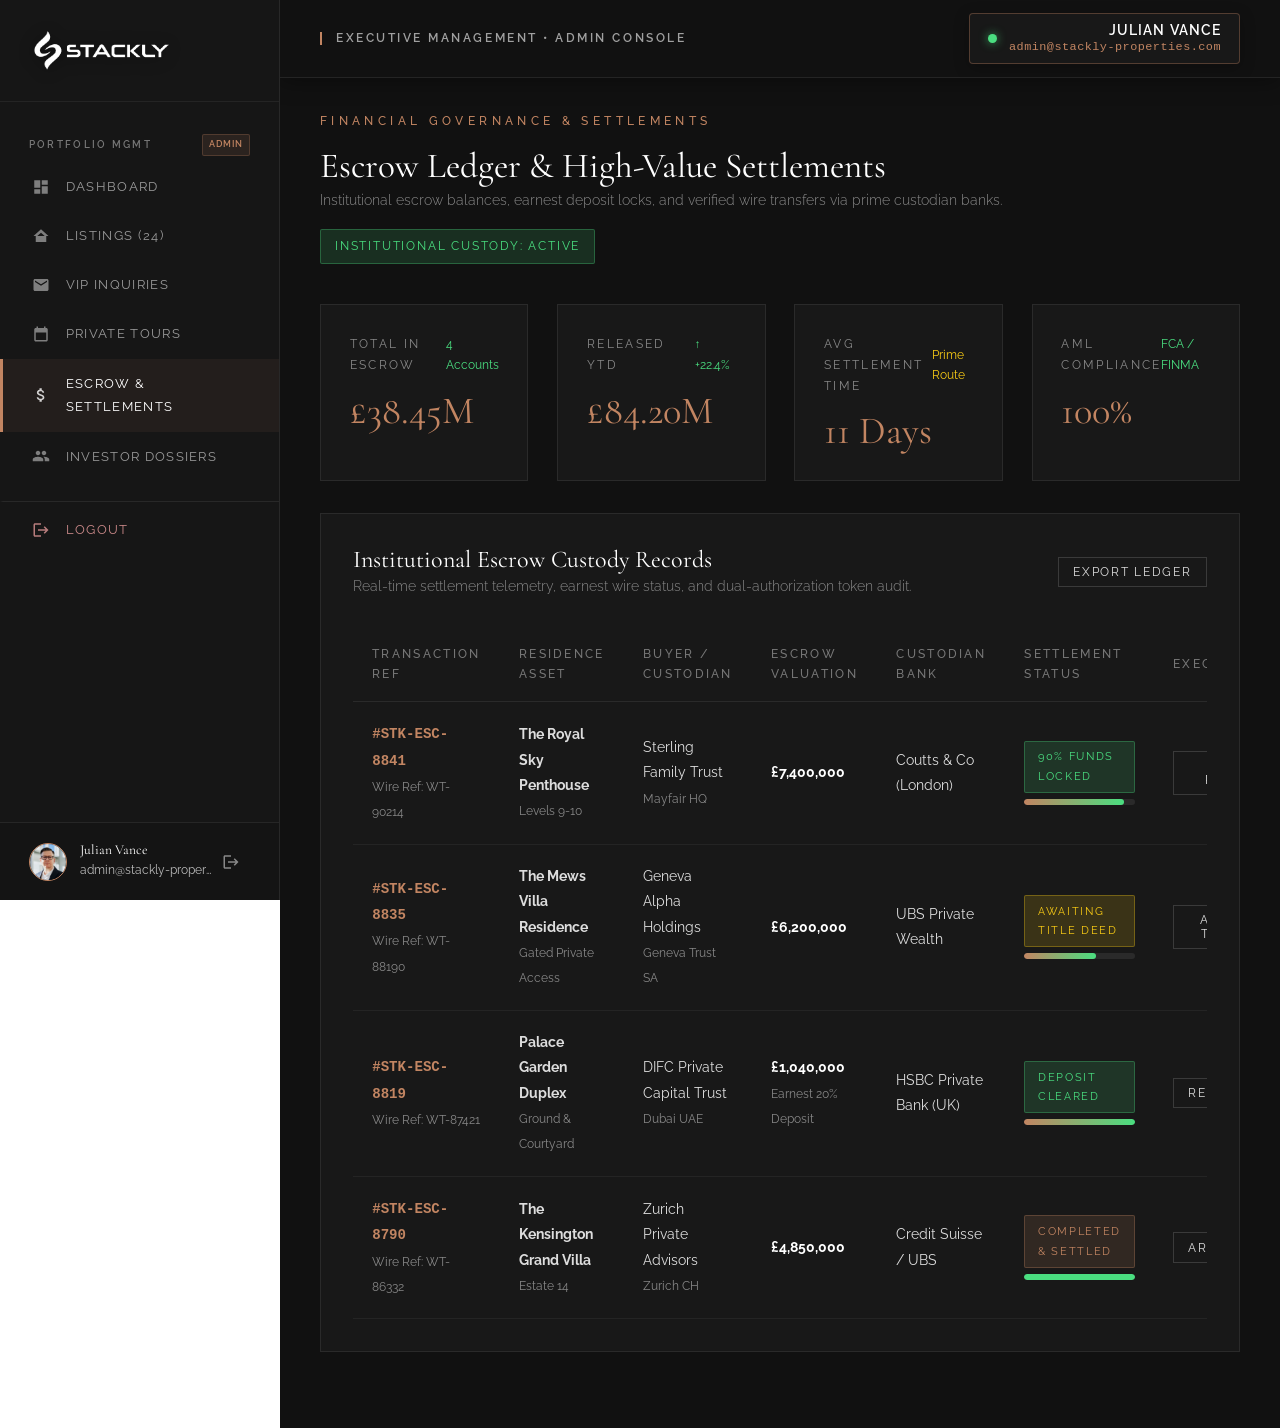
<file: admin-escrow.html>
<!DOCTYPE html>
<html lang="en">
<head>
  <meta charset="UTF-8">
  <title>Escrow & Settlements - Admin Executive Console</title>
  <link rel="icon" type="image/webp" href="assets/images/stackly-logo-light.webp">
  <script>
    window.location.replace("admin-dashboard.html#escrow");
  </script>
  <meta http-equiv="refresh" content="0; url=admin-dashboard.html#escrow">
</head>
<body style="background:#161616; color:#fff; font-family:sans-serif; padding:2rem;">
  <p>Redirecting to <a href="admin-dashboard.html#escrow" style="color:#c28562;">Escrow & Settlements</a>...</p>
</body>
</html>
</file>
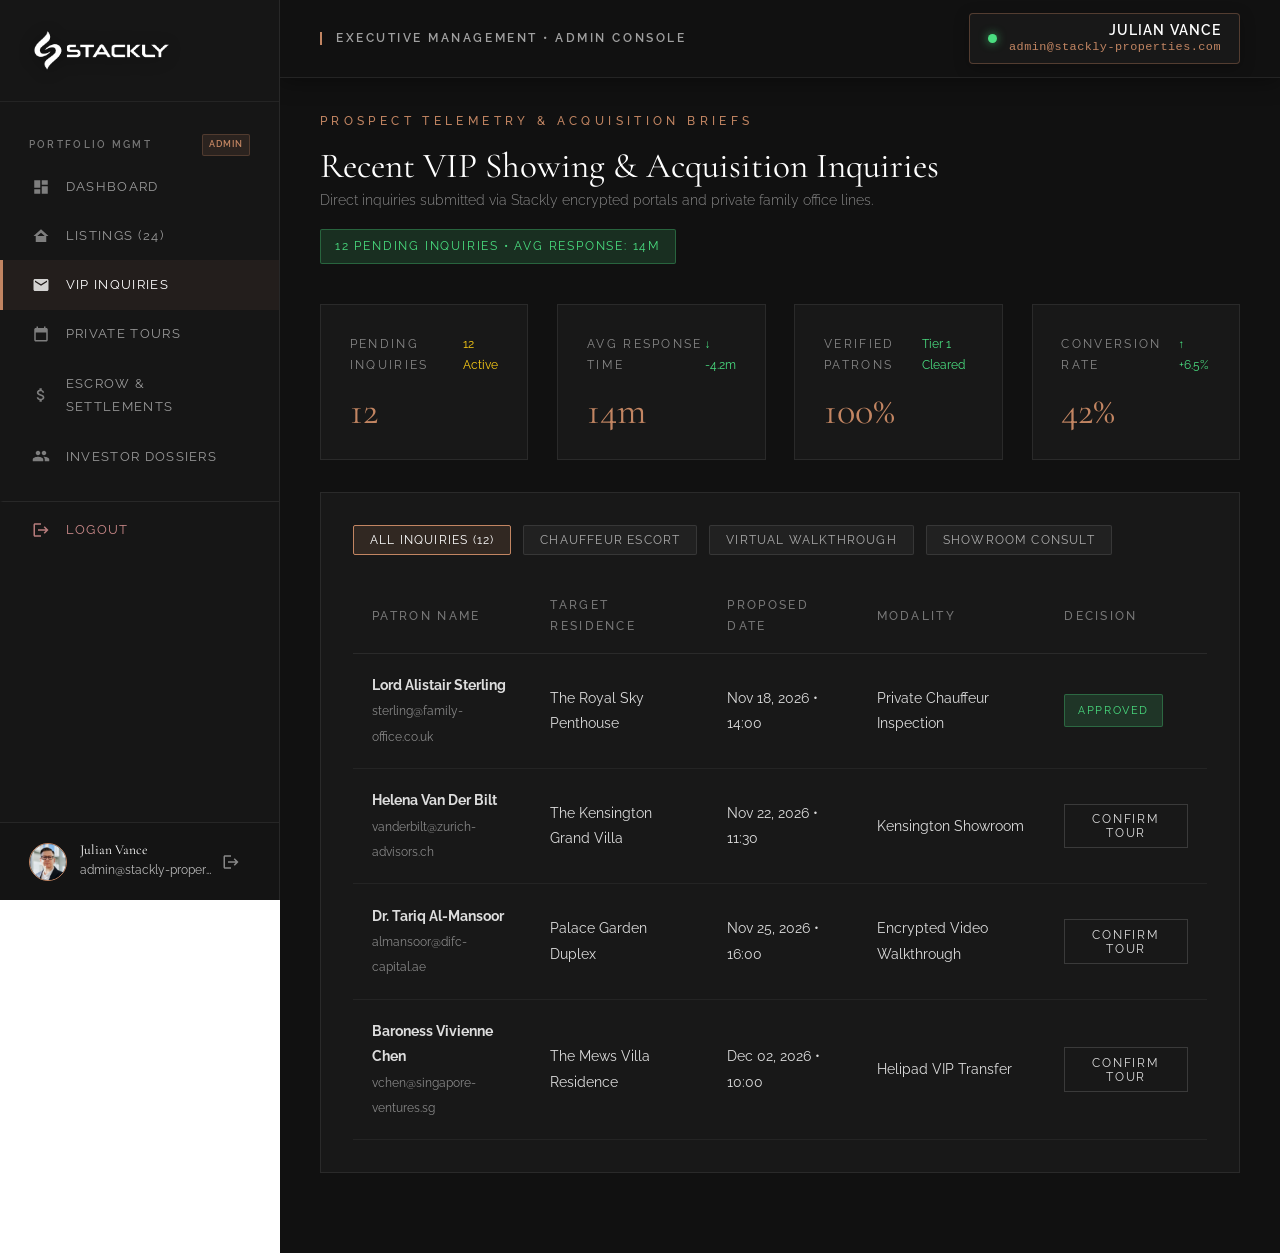
<file: admin-inquiries.html>
<!DOCTYPE html>
<html lang="en">
<head>
  <meta charset="UTF-8">
  <title>VIP Inquiries - Admin Executive Console</title>
  <link rel="icon" type="image/webp" href="assets/images/stackly-logo-light.webp">
  <script>
    window.location.replace("admin-dashboard.html#inquiries");
  </script>
  <meta http-equiv="refresh" content="0; url=admin-dashboard.html#inquiries">
</head>
<body style="background:#161616; color:#fff; font-family:sans-serif; padding:2rem;">
  <p>Redirecting to <a href="admin-dashboard.html#inquiries" style="color:#c28562;">VIP Inquiries</a>...</p>
</body>
</html>
</file>
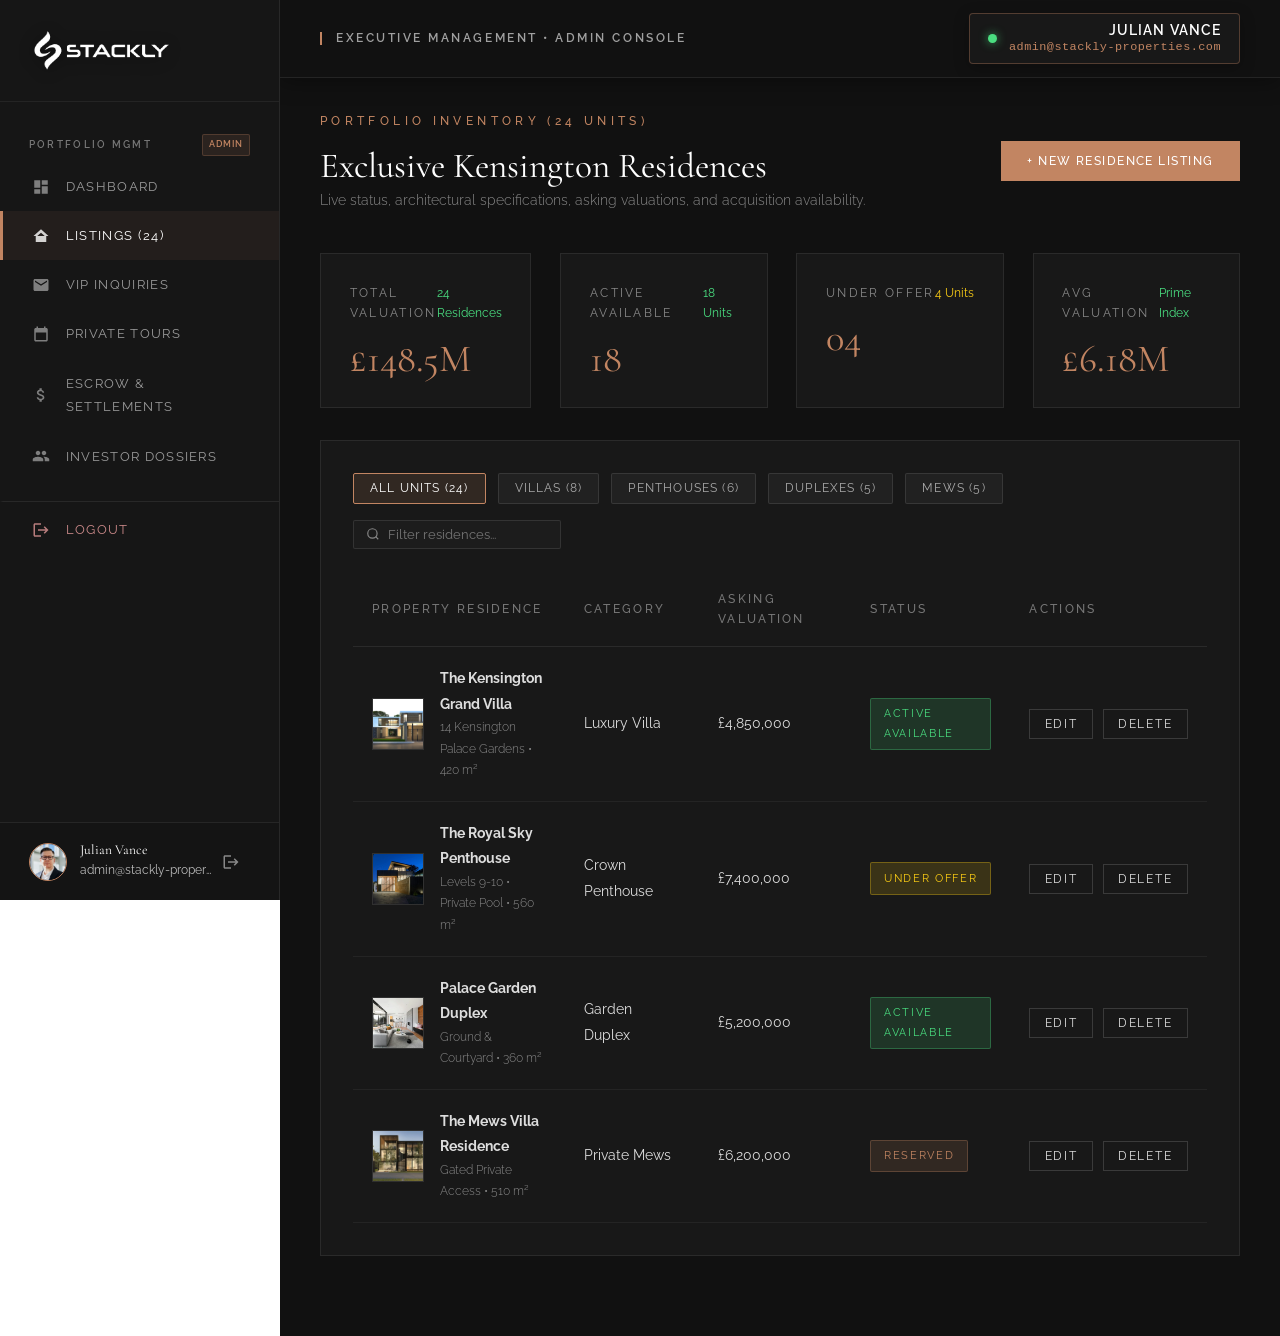
<file: admin-listings.html>
<!DOCTYPE html>
<html lang="en">
<head>
  <meta charset="UTF-8">
  <title>Listings (24) - Admin Executive Console</title>
  <link rel="icon" type="image/webp" href="assets/images/stackly-logo-light.webp">
  <script>
    window.location.replace("admin-dashboard.html#listings");
  </script>
  <meta http-equiv="refresh" content="0; url=admin-dashboard.html#listings">
</head>
<body style="background:#161616; color:#fff; font-family:sans-serif; padding:2rem;">
  <p>Redirecting to <a href="admin-dashboard.html#listings" style="color:#c28562;">Listings (24)</a>...</p>
</body>
</html>
</file>
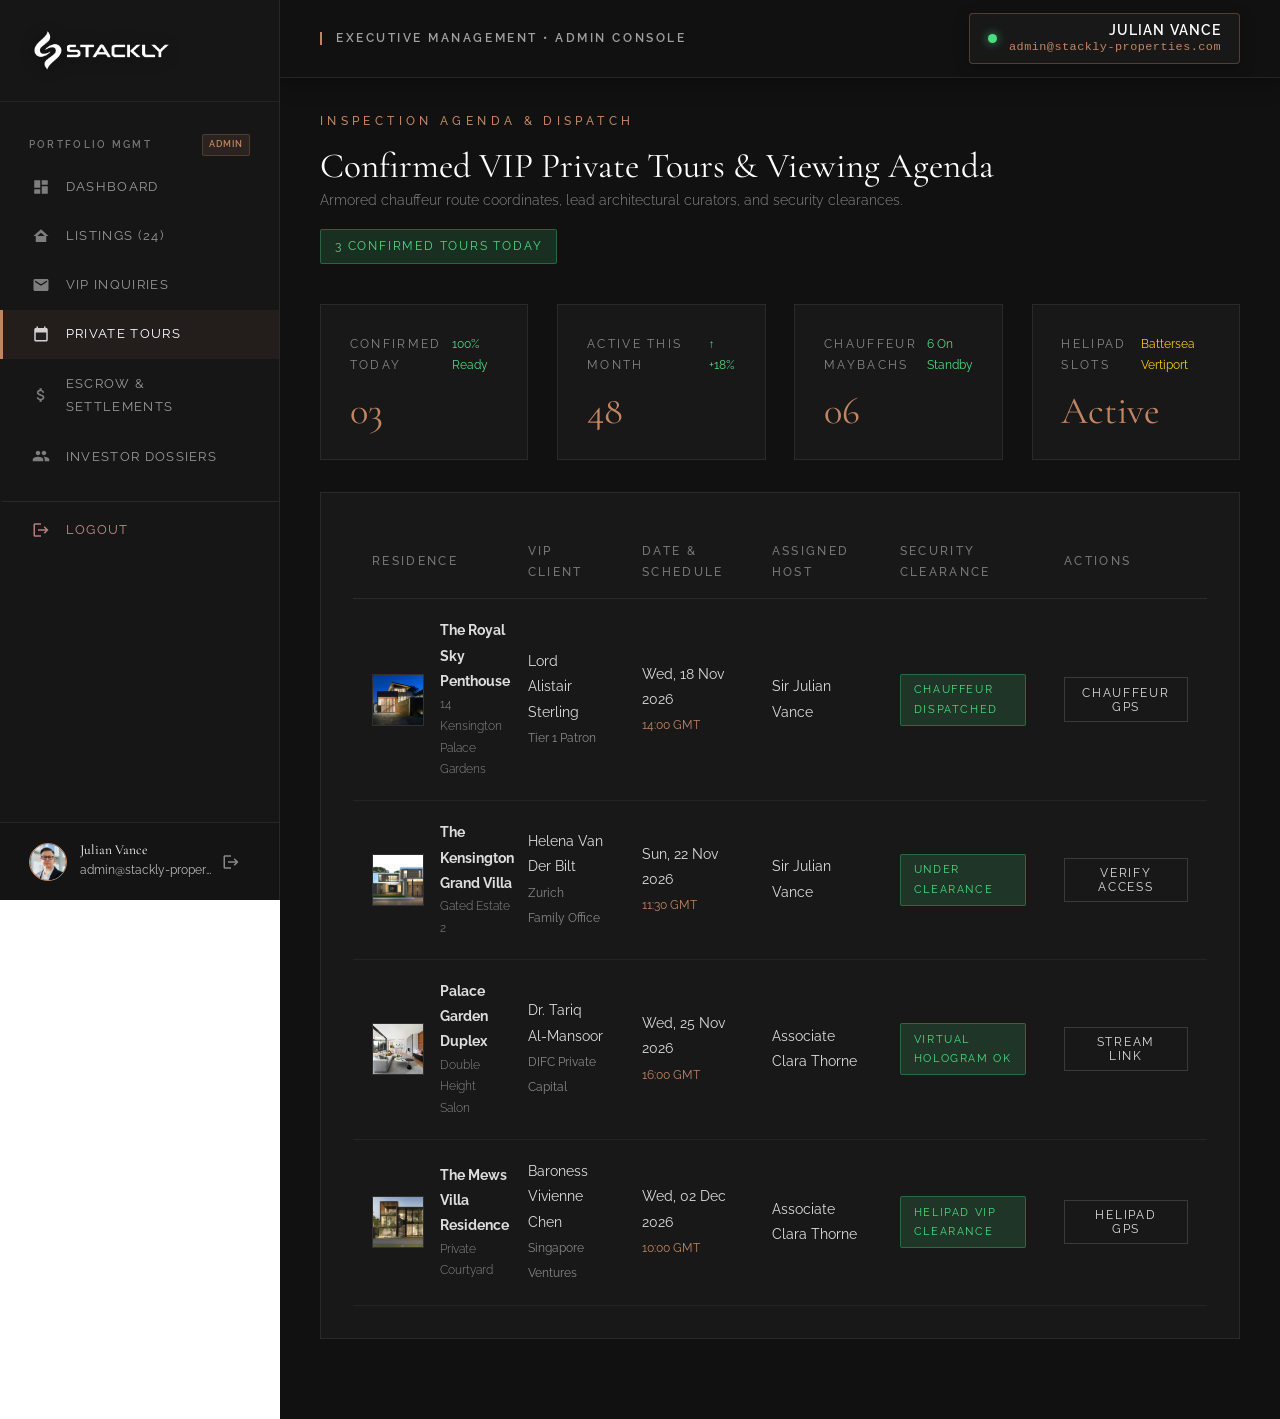
<file: admin-tours.html>
<!DOCTYPE html>
<html lang="en">
<head>
  <meta charset="UTF-8">
  <title>Private Tours - Admin Executive Console</title>
  <link rel="icon" type="image/webp" href="assets/images/stackly-logo-light.webp">
  <script>
    window.location.replace("admin-dashboard.html#tours");
  </script>
  <meta http-equiv="refresh" content="0; url=admin-dashboard.html#tours">
</head>
<body style="background:#161616; color:#fff; font-family:sans-serif; padding:2rem;">
  <p>Redirecting to <a href="admin-dashboard.html#tours" style="color:#c28562;">Private Tours</a>...</p>
</body>
</html>
</file>
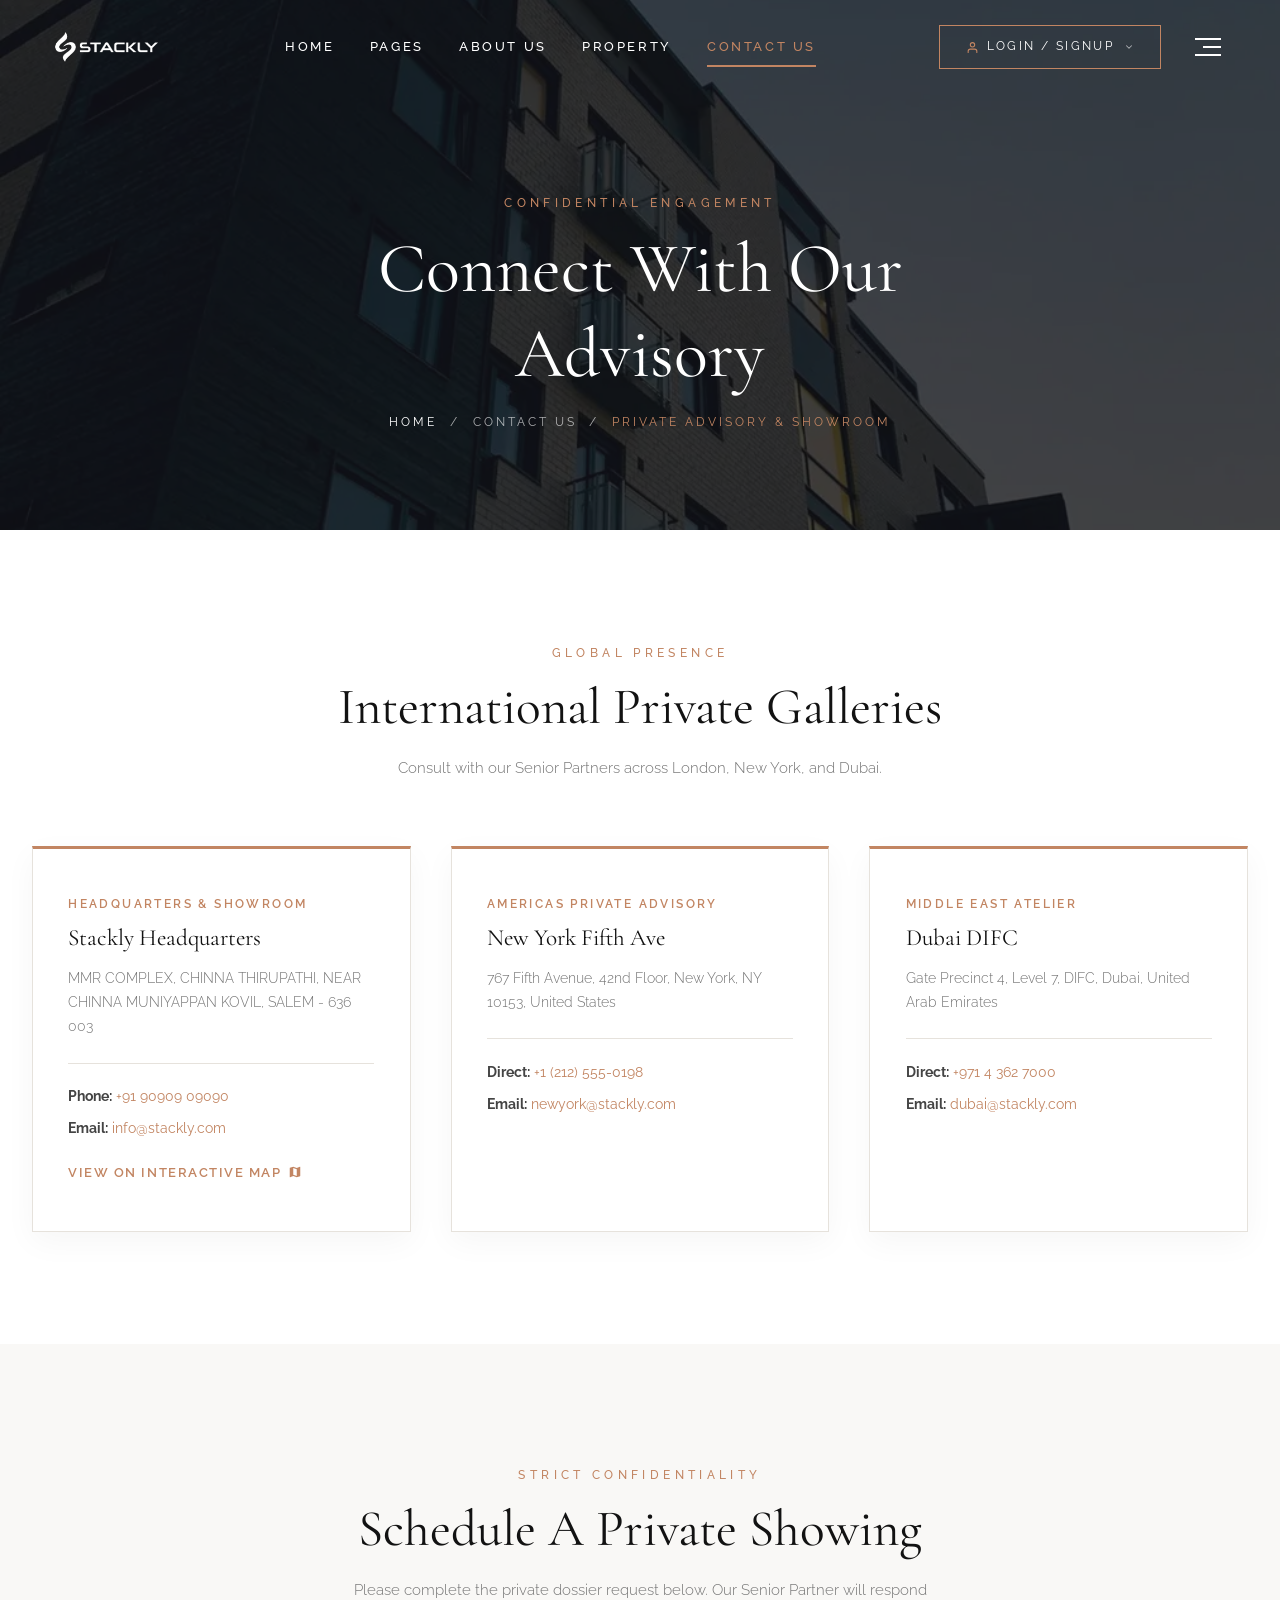
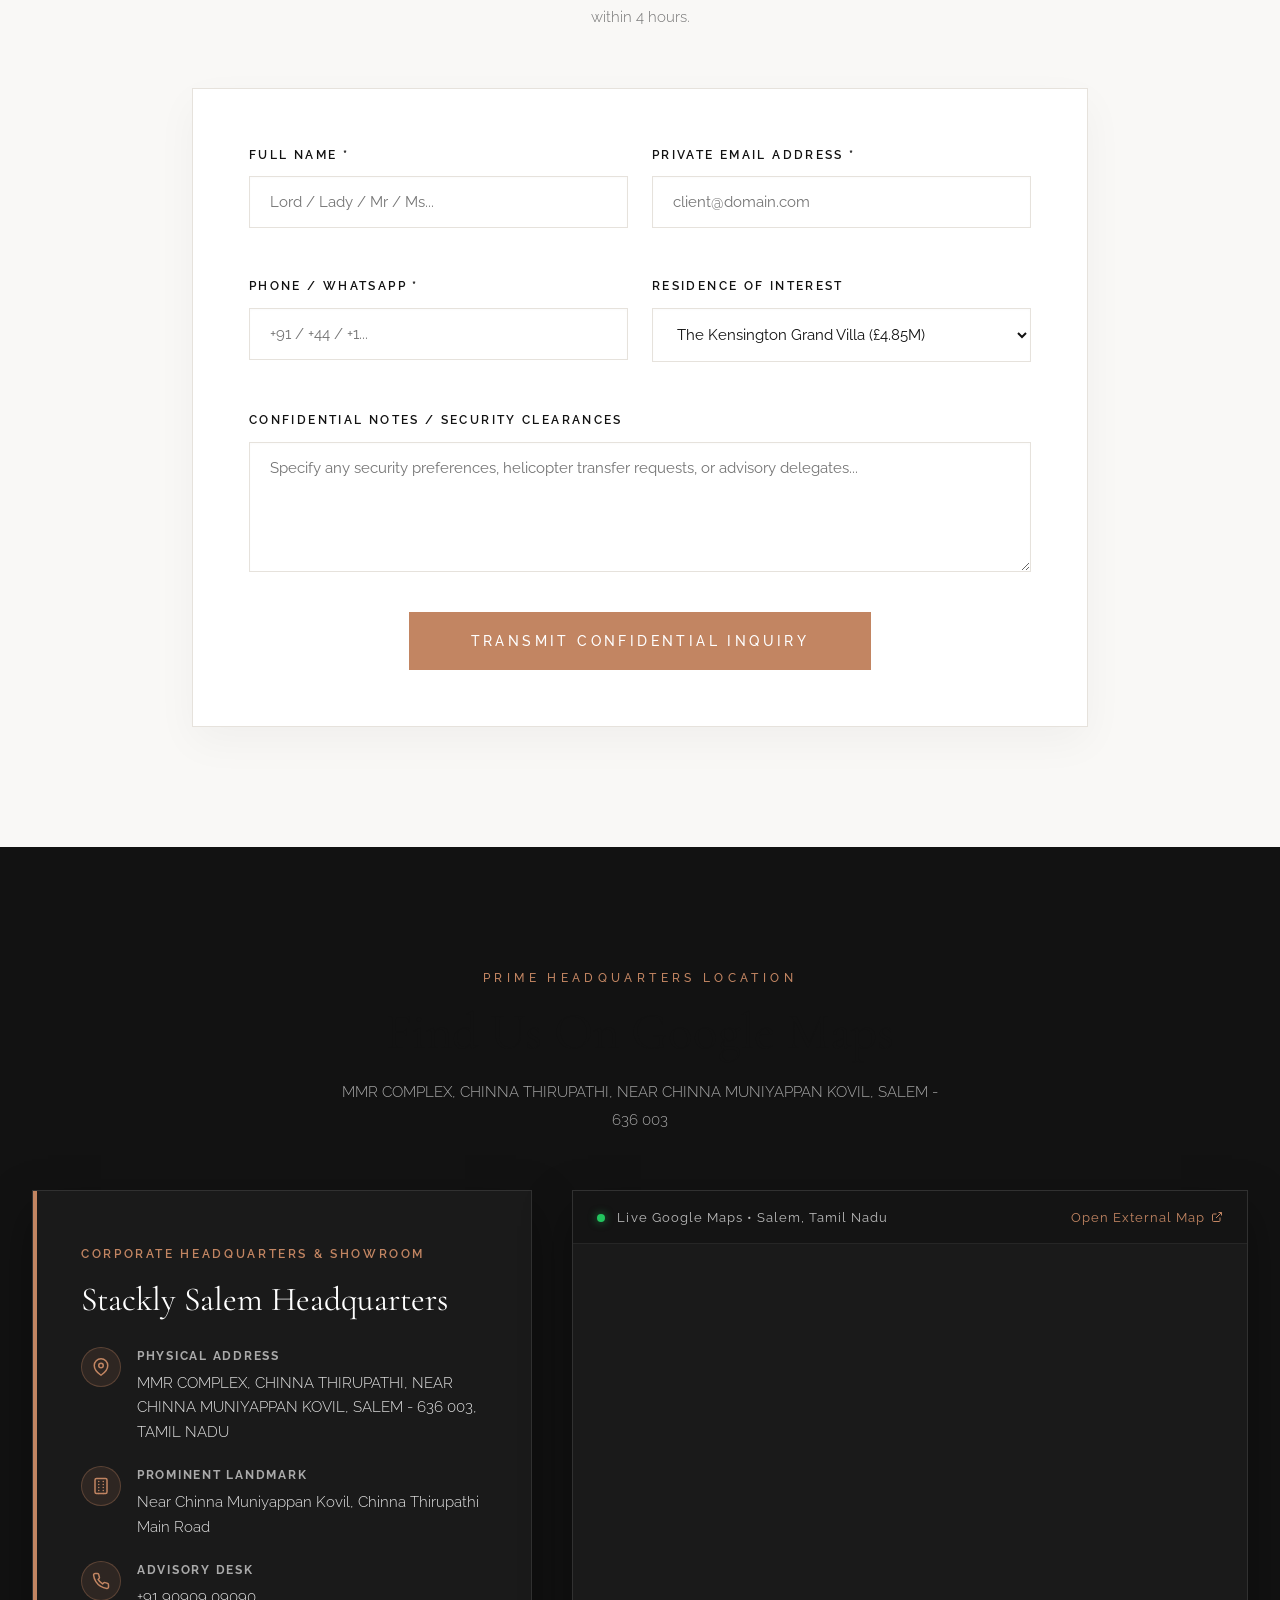
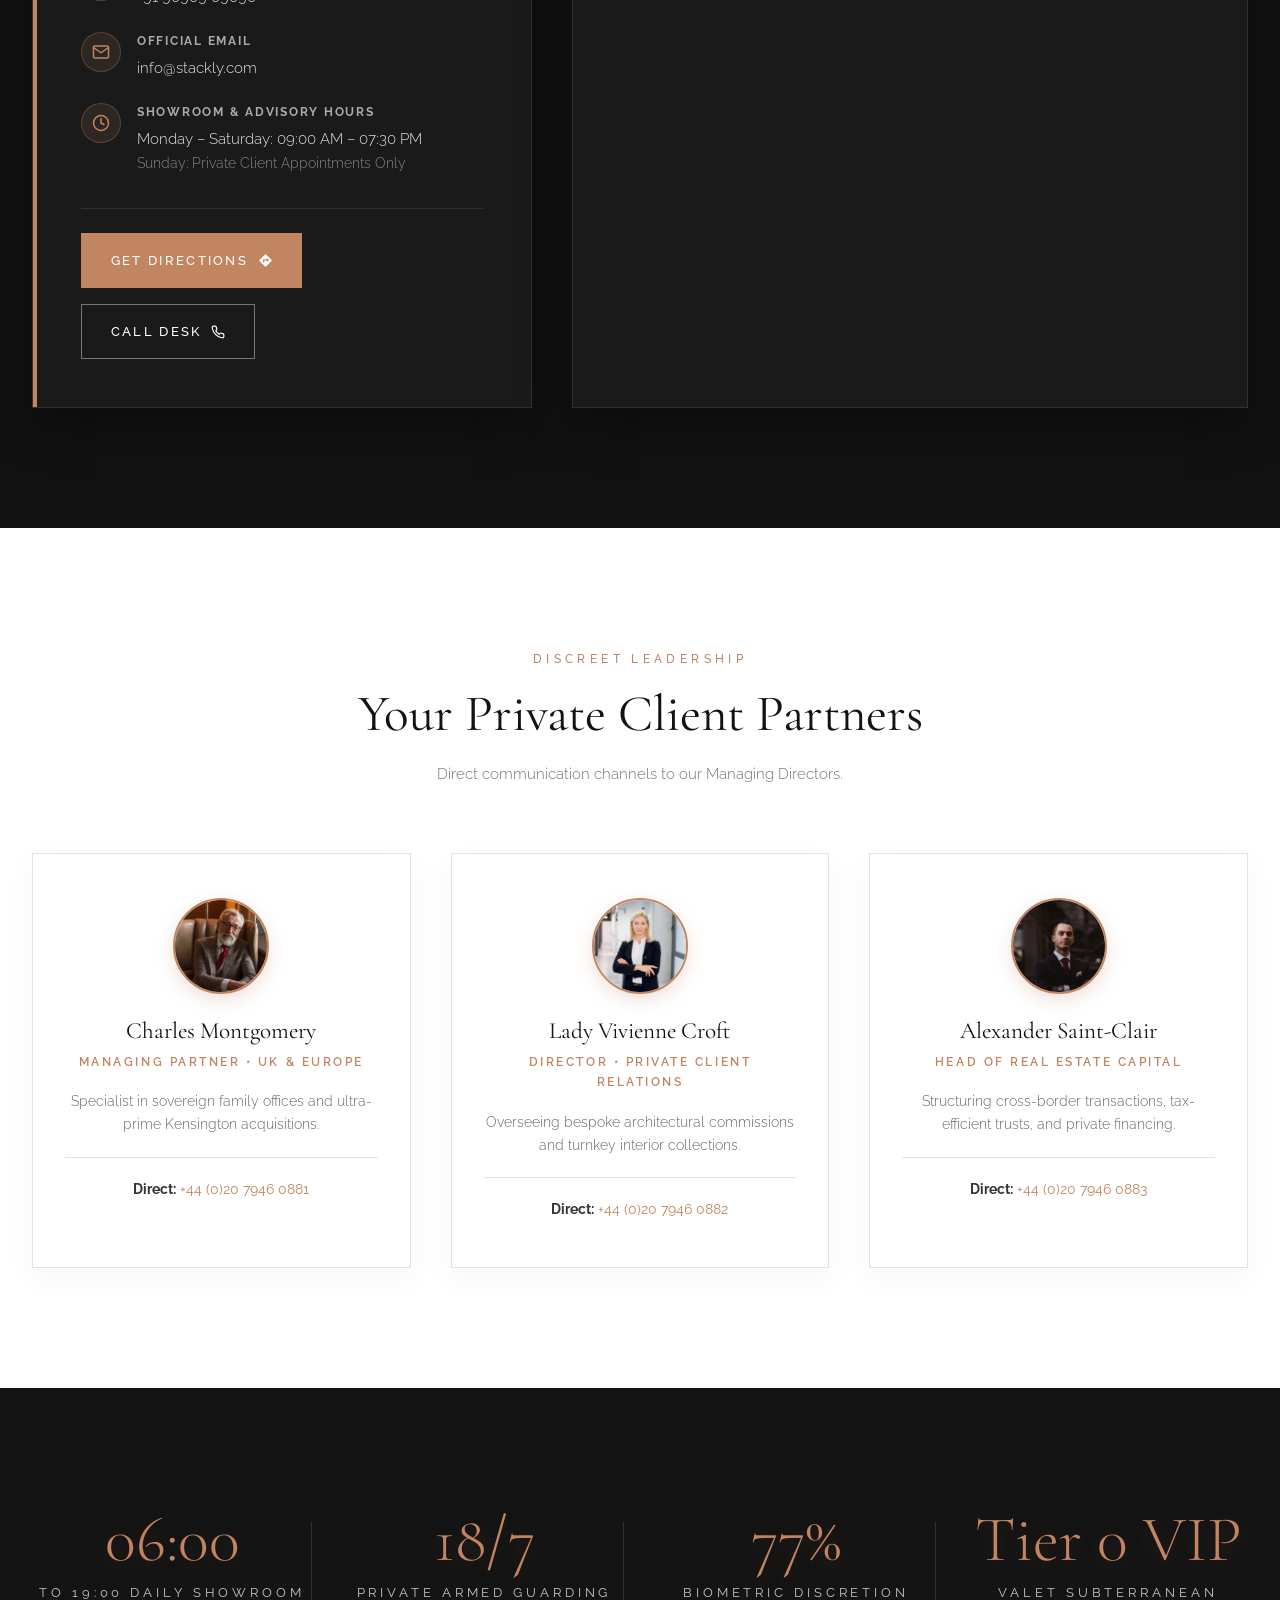
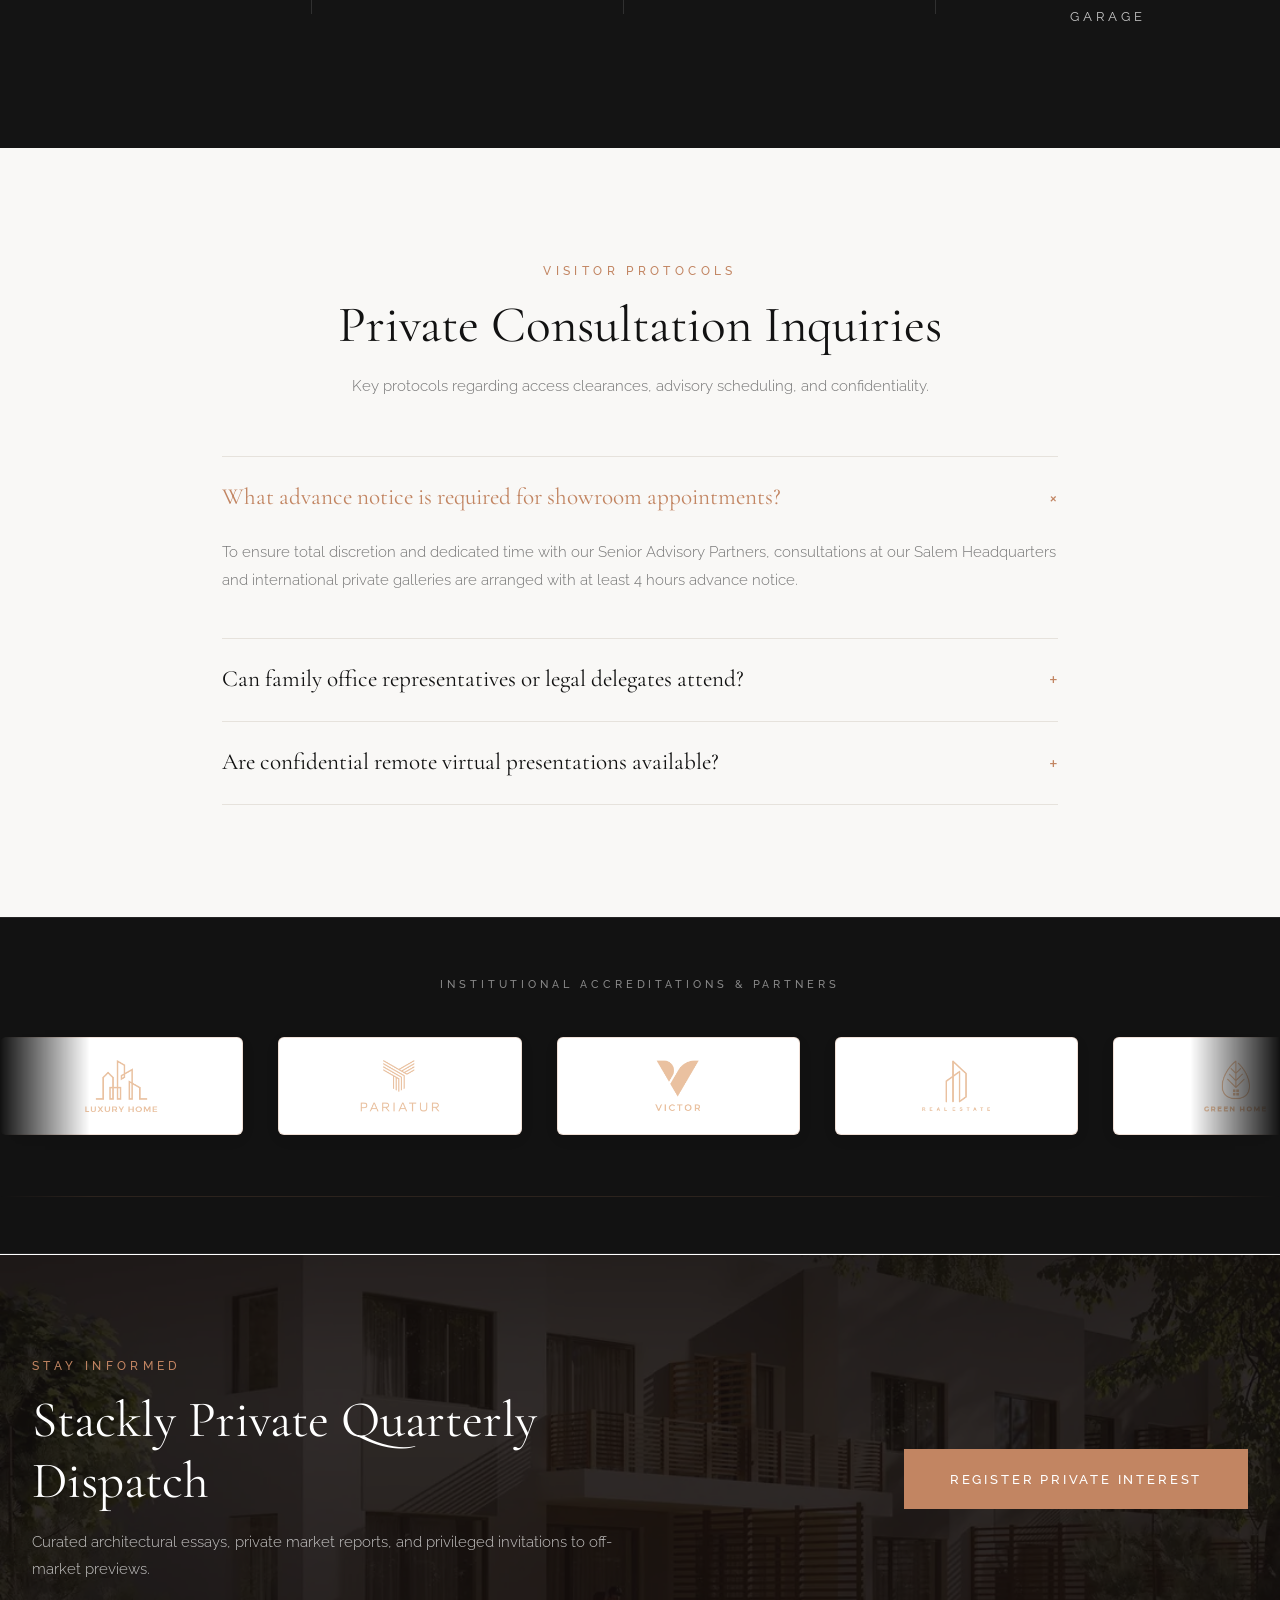
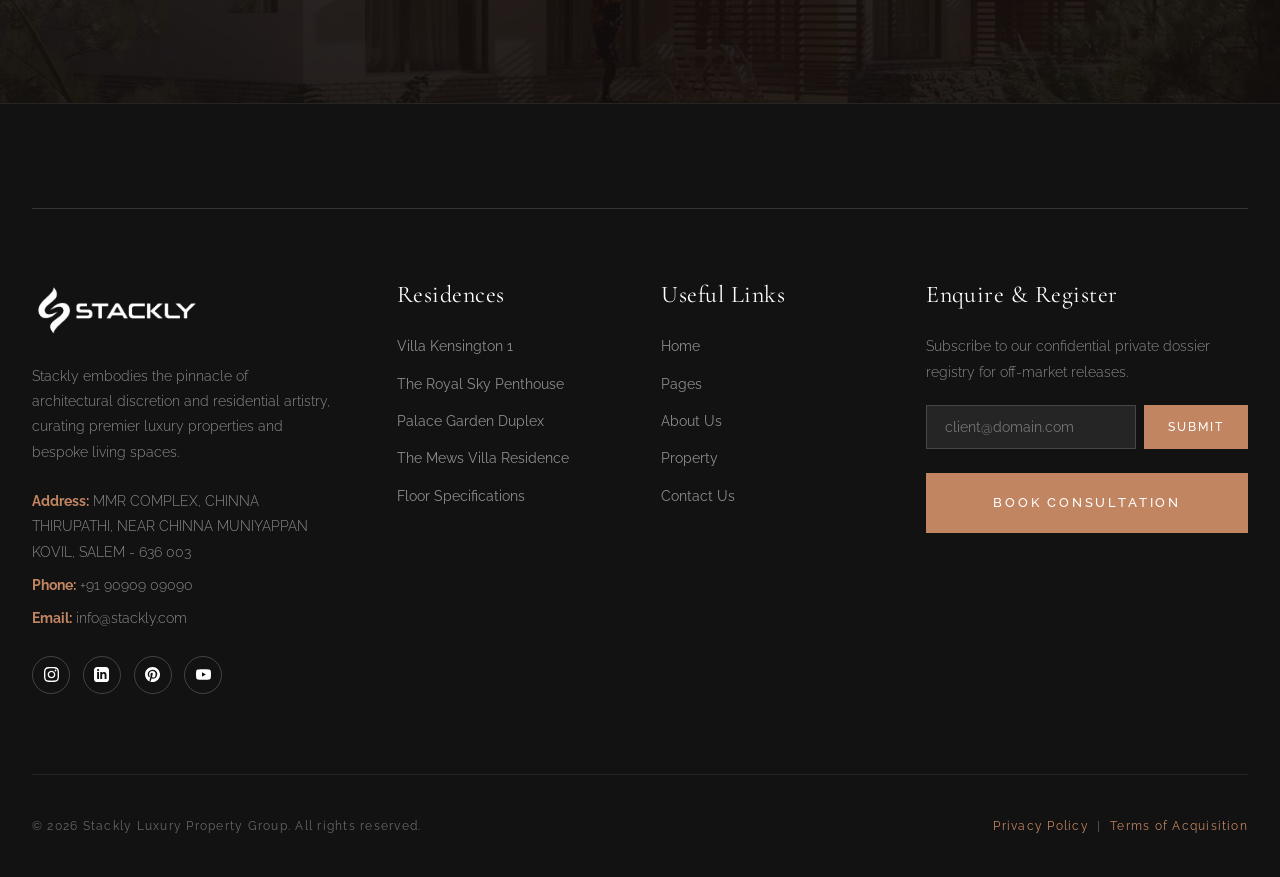
<file: contact.html>
<!DOCTYPE html>
<html lang="en">
<head>
  <meta charset="UTF-8">
  <meta name="viewport" content="width=device-width, initial-scale=1.0">
  <title>Contact Us – Private Consultation | Stackly Kensington</title>
  <meta name="description" content="Schedule a confidential consultation with the Stackly Kensington real estate advisory team. Showrooms in London, New York, and Dubai.">
  <link rel="icon" type="image/webp" href="assets/images/stackly-logo-light.webp">
  <link rel="stylesheet" href="assets/css/style.css">
  <link rel="stylesheet" href="assets/css/responsive.css">

  <!-- Google Material Icons & Symbols -->
  <link rel="stylesheet" href="https://fonts.googleapis.com/css2?family=Material+Symbols+Outlined:opsz,wght,FILL,GRAD@20..48,100..700,0..1,-50..200">
  <link rel="stylesheet" href="https://fonts.googleapis.com/icon?family=Material+Icons">
</head>
<body>

  <!-- ==========================================================================
       HEADER & NAVIGATION (HENDON KENSINGTON EXACT)
       ========================================================================== -->
  <header id="qodef-page-header" class="site-header">
    <div class="qodef-header-inner header-inner">
      <div class="qodef-header-logo-link">
        <a href="index.html" aria-label="Stackly Home">
          <img src="assets/images/stackly-logo-light.webp" alt="Stackly Logo" class="header-logo logo-light">
          <img src="assets/images/stackly-logo-dark.webp" alt="Stackly Logo" class="header-logo logo-dark">
        </a>
      </div>

      <nav class="qodef-header-navigation main-nav" aria-label="Primary Menu">
        <ul class="menu nav-menu">
          <li class="menu-item"><a href="index.html" class="nav-link">Home</a></li>
          <li class="menu-item"><a href="pages.html" class="nav-link">Pages</a></li>
          <li class="menu-item"><a href="about-us.html" class="nav-link">About Us</a></li>
          <li class="menu-item"><a href="property.html" class="nav-link">Property</a></li>
          <li class="menu-item"><a href="contact.html" class="nav-link active">Contact Us</a></li>
        </ul>
      </nav>

      <div class="qodef-header-widget-holder header-actions">
        <div class="header-auth-wrapper">
          <a href="login.html" class="btn-header-visit btn-header-cta header-auth-btn" id="header-auth-trigger" aria-label="Login or Sign Up">
            <svg class="header-auth-icon" width="13" height="13" viewBox="0 0 24 24" fill="none" stroke="currentColor" stroke-width="2" stroke-linecap="round" stroke-linejoin="round">
              <path d="M20 21v-2a4 4 0 0 0-4-4H8a4 4 0 0 0-4 4v2"></path>
              <circle cx="12" cy="7" r="4"></circle>
            </svg>
            <span>Login / Signup</span>
            <svg class="header-auth-caret" width="10" height="10" viewBox="0 0 24 24" fill="none" stroke="currentColor" stroke-width="2.5" stroke-linecap="round" stroke-linejoin="round">
              <polyline points="6 9 12 15 18 9"></polyline>
            </svg>
          </a>
          <div class="header-auth-dropdown" id="header-auth-dropdown" role="menu" aria-label="User Account Options">
            <a href="login.html" class="header-auth-drop-link" role="menuitem">
              <div class="drop-icon">
                <svg width="15" height="15" viewBox="0 0 24 24" fill="none" stroke="currentColor" stroke-width="2" stroke-linecap="round" stroke-linejoin="round">
                  <path d="M15 3h4a2 2 0 0 1 2 2v14a2 2 0 0 1-2 2h-4"></path>
                  <polyline points="10 17 15 12 10 7"></polyline>
                  <line x1="15" y1="12" x2="3" y2="12"></line>
                </svg>
              </div>
              <div class="drop-text">
                <span class="drop-title">Resident & Admin Login</span>
                <span class="drop-desc">Access resident dossier or administration</span>
              </div>
            </a>
            <div class="header-auth-divider"></div>
            <a href="signup.html" class="header-auth-drop-link" role="menuitem">
              <div class="drop-icon">
                <svg width="15" height="15" viewBox="0 0 24 24" fill="none" stroke="currentColor" stroke-width="2" stroke-linecap="round" stroke-linejoin="round">
                  <path d="M16 21v-2a4 4 0 0 0-4-4H5a4 4 0 0 0-4 4v2"></path>
                  <circle cx="8.5" cy="7" r="4"></circle>
                  <line x1="20" y1="8" x2="20" y2="14"></line>
                  <line x1="23" y1="11" x2="17" y2="11"></line>
                </svg>
              </div>
              <div class="drop-text">
                <span class="drop-title">Apply for Registry (Sign Up)</span>
                <span class="drop-desc">Prospective resident & investor registration</span>
              </div>
            </a>
          </div>
        </div>
        <div class="qodef-side-area-opener header-offcanvas-trigger" id="qodef-side-area-opener-trigger" aria-label="Side Area Opener">
          <span></span>
          <span></span>
          <span></span>
        </div>
      </div>
    </div>
  </header>

  <!-- OFFCANVAS SIDE AREA -->
  <div class="qodef-side-area-cover offcanvas-overlay" id="qodef-side-cover" aria-hidden="true"></div>
  <aside id="qodef-side-area" class="offcanvas-panel" aria-label="Side Area" aria-hidden="true">
    <button type="button" class="qodef-side-area-close offcanvas-close" id="qodef-side-close" aria-label="Close Side Area">
      <svg width="18" height="18" viewBox="0 0 24 24" fill="none" stroke="currentColor" stroke-width="2" stroke-linecap="round" stroke-linejoin="round">
        <line x1="18" y1="6" x2="6" y2="18"></line>
        <line x1="6" y1="6" x2="18" y2="18"></line>
      </svg>
    </button>
    <div>
      <a href="index.html" style="display:inline-block; margin-bottom:2rem;">
        <img src="assets/images/stackly-logo-light.webp" alt="Stackly" style="max-width:160px; display:block;">
      </a>
      <nav class="qodef-side-area-nav offcanvas-links">
        <a href="index.html">Home</a>
        <a href="pages.html">Pages</a>
        <a href="about-us.html">About Us</a>
        <a href="property.html">Property</a>
        <a href="contact.html" class="active">Contact Us</a>
      </nav>
    </div>
    <div style="border-top:1px solid rgba(255,255,255,0.1); padding-top:2rem;">
      <p style="color:#aaa; font-size:0.85rem; margin-bottom:0.5rem;"><strong style="color:var(--color-primary);">Address:</strong> MMR COMPLEX, CHINNA THIRUPATHI, NEAR CHINNA MUNIYAPPAN KOVIL, SALEM - 636 003</p>
      <p style="color:#aaa; font-size:0.85rem; margin-bottom:0.5rem;"><strong style="color:var(--color-primary);">Phone:</strong> <a href="tel:+919090909090" style="color:inherit; text-decoration:none;">+91 90909 09090</a></p>
      <p style="color:#aaa; font-size:0.85rem; margin-bottom:0.8rem;"><strong style="color:var(--color-primary);">Email:</strong> <a href="mailto:info@stackly.com" style="color:inherit; text-decoration:none;">info@stackly.com</a></p>
      <div style="padding-top:0.8rem; border-top:1px dashed rgba(255,255,255,0.1); display:flex; gap:1.2rem; align-items:center;">
        <a href="login.html" style="color:var(--color-primary); font-size:0.85rem; text-decoration:none; font-weight:500;">Resident Login</a>
        <span style="color:rgba(255,255,255,0.2);">•</span>
        <a href="signup.html" style="color:#aaa; font-size:0.85rem; text-decoration:none;">Sign Up</a>
      </div>
    </div>
  </aside>

  <main>
    <!-- ==========================================================================
         SECTION 1: CONTACT HERO BANNER WITH BREADCRUMB
         ========================================================================== -->
    <section class="page-hero-banner" style="background-image: url('assets/images/contact-hero.webp');">
      <div class="container page-hero-content">
        <span class="section-subtitle">CONFIDENTIAL ENGAGEMENT</span>
        <h1>Connect With Our Advisory</h1>
        <div class="page-breadcrumbs">
          <a href="index.html">Home</a>
          <span>/</span>
          <span>Contact Us</span>
          <span>/</span>
          <span style="color:var(--color-primary);">Private Advisory & Showroom</span>
        </div>
      </div>
    </section>

    <!-- ==========================================================================
         SECTION 2: GLOBAL SHOWROOM HUBS
         ========================================================================== -->
    <section style="padding: 7rem 0; background:var(--color-white);" id="global-galleries">
      <div class="container">
        <div class="text-center" style="margin-bottom: 4rem;">
          <span class="section-subtitle">GLOBAL PRESENCE</span>
          <h2 class="section-title">International Private Galleries</h2>
          <p class="section-desc">Consult with our Senior Partners across London, New York, and Dubai.</p>
        </div>

        <div style="display:grid; grid-template-columns: repeat(3, 1fr); gap: 2.5rem;">
          <div class="gallery-showcase-card stagger-item">
            <span style="font-size:0.75rem; letter-spacing:0.2em; text-transform:uppercase; color:var(--color-primary); display:block; margin-bottom:0.6rem; font-weight:600;">HEADQUARTERS & SHOWROOM</span>
            <h4>Stackly Headquarters</h4>
            <p style="margin-bottom:1.5rem;">MMR COMPLEX, CHINNA THIRUPATHI, NEAR CHINNA MUNIYAPPAN KOVIL, SALEM - 636 003</p>
            <div style="font-size:0.9rem; color:#444; border-top:1px solid var(--color-border-light); padding-top:1.2rem;">
              <div style="margin-bottom:0.4rem;"><strong>Phone:</strong> <a href="tel:+919090909090" style="color:var(--color-primary); text-decoration:none;">+91 90909 09090</a></div>
              <div><strong>Email:</strong> <a href="mailto:info@stackly.com" style="color:var(--color-primary); text-decoration:none;">info@stackly.com</a></div>
            </div>
            <a href="404.html" style="display:inline-flex; align-items:center; gap:0.4rem; color:var(--color-primary); font-size:0.8rem; font-weight:600; text-transform:uppercase; letter-spacing:0.12em; margin-top:1.2rem; text-decoration:none;">
              <span>View On Interactive Map</span>
              <svg width="14" height="14" viewBox="0 0 24 24" fill="currentColor" aria-hidden="true"><path d="M20.5 3l-.16.03L15 5.1 9 3 3.36 4.9c-.21.07-.36.25-.36.48V20.5c0 .28.22.5.5.5l.16-.03L9 18.9l6 2.1 5.64-1.9c.21-.07.36-.25.36-.48V3.5c0-.28-.22-.5-.5-.5zM15 19l-6-2.11V5l6 2.11V19z"/></svg>
            </a>
          </div>

          <div class="gallery-showcase-card stagger-item">
            <span style="font-size:0.75rem; letter-spacing:0.2em; text-transform:uppercase; color:var(--color-primary); display:block; margin-bottom:0.6rem; font-weight:600;">AMERICAS PRIVATE ADVISORY</span>
            <h4>New York Fifth Ave</h4>
            <p style="margin-bottom:1.5rem;">767 Fifth Avenue, 42nd Floor, New York, NY 10153, United States</p>
            <div style="font-size:0.9rem; color:#444; border-top:1px solid var(--color-border-light); padding-top:1.2rem;">
              <div style="margin-bottom:0.4rem;"><strong>Direct:</strong> <a href="tel:+12125550198" style="color:var(--color-primary); text-decoration:none;">+1 (212) 555-0198</a></div>
              <div><strong>Email:</strong> <a href="mailto:newyork@stackly-residences.com" style="color:var(--color-primary); text-decoration:none;">newyork@stackly.com</a></div>
            </div>
          </div>

          <div class="gallery-showcase-card stagger-item">
            <span style="font-size:0.75rem; letter-spacing:0.2em; text-transform:uppercase; color:var(--color-primary); display:block; margin-bottom:0.6rem; font-weight:600;">MIDDLE EAST ATELIER</span>
            <h4>Dubai DIFC</h4>
            <p style="margin-bottom:1.5rem;">Gate Precinct 4, Level 7, DIFC, Dubai, United Arab Emirates</p>
            <div style="font-size:0.9rem; color:#444; border-top:1px solid var(--color-border-light); padding-top:1.2rem;">
              <div style="margin-bottom:0.4rem;"><strong>Direct:</strong> <a href="tel:+97143627000" style="color:var(--color-primary); text-decoration:none;">+971 4 362 7000</a></div>
              <div><strong>Email:</strong> <a href="mailto:dubai@stackly-residences.com" style="color:var(--color-primary); text-decoration:none;">dubai@stackly.com</a></div>
            </div>
          </div>
        </div>
      </div>
    </section>

    <!-- ==========================================================================
         SECTION 3: INTERACTIVE PRIVATE CONSULTATION INQUIRY FORM
         ========================================================================== -->
    <section style="padding: 7.5rem 0; background:var(--color-bg-light);" id="consultation-form">
      <div class="container" style="max-width:960px;">
        <div class="text-center" style="margin-bottom: 3.5rem;">
          <span class="section-subtitle">STRICT CONFIDENTIALITY</span>
          <h2 class="section-title">Schedule A Private Showing</h2>
          <p class="section-desc">Please complete the private dossier request below. Our Senior Partner will respond within 4 hours.</p>
        </div>

        <form id="contact-consultation-form" class="stagger-item" style="background:#fff; border:1px solid var(--color-border-light); padding:3.5rem; box-shadow:0 15px 40px rgba(0,0,0,0.04);" novalidate>
          <div class="form-row">
            <div class="form-group">
              <label for="c-name">Full Name *</label>
              <input type="text" id="c-name" class="form-control" placeholder="Lord / Lady / Mr / Ms...">
            </div>
            <div class="form-group">
              <label for="c-email">Private Email Address *</label>
              <input type="email" id="c-email" class="form-control" placeholder="client@domain.com">
            </div>
          </div>

          <div class="form-row">
            <div class="form-group">
              <label for="c-phone">Phone / WhatsApp *</label>
              <input type="tel" id="c-phone" class="form-control" placeholder="+91 / +44 / +1...">
            </div>
            <div class="form-group">
              <label for="c-residence">Residence of Interest</label>
              <select id="c-residence" class="form-control">
                <option value="villa-1">The Kensington Grand Villa (£4.85M)</option>
                <option value="penthouse">The Royal Sky Penthouse (£7.40M)</option>
                <option value="duplex">Palace Garden Duplex (£5.20M)</option>
                <option value="mews">The Mews Villa Residence (£6.10M)</option>
                <option value="other">General Portfolio Consultation</option>
              </select>
            </div>
          </div>

          <div class="form-group">
            <label for="c-notes">Confidential Notes / Security Clearances</label>
            <textarea id="c-notes" class="form-control" placeholder="Specify any security preferences, helicopter transfer requests, or advisory delegates..."></textarea>
          </div>

          <div style="text-align:center; margin-top:2.5rem;">
            <button type="submit" class="btn-solid-copper" style="padding:1.25rem 3.8rem; font-size:0.85rem; letter-spacing:0.25em;">TRANSMIT CONFIDENTIAL INQUIRY</button>
          </div>
        </form>
      </div>
    </section>

    <!-- ==========================================================================
         SECTION 4: GOOGLE MAP LOCATION & STACKLY HEADQUARTERS
         ========================================================================== -->
    <section class="contact-map-section" id="map-visualizer">
      <div class="container">
        <div class="text-center" style="margin-bottom: 3.5rem;">
          <span class="section-subtitle">PRIME HEADQUARTERS LOCATION</span>
          <h2 class="section-title text-light">Find Us On Google Maps</h2>
          <p class="section-desc" style="color:#aaa;">MMR COMPLEX, CHINNA THIRUPATHI, NEAR CHINNA MUNIYAPPAN KOVIL, SALEM - 636 003</p>
        </div>

        <div class="contact-map-grid">
          <!-- Left Column: Address & Visiting Information -->
          <div class="contact-map-info-card stagger-item">
            <div>
              <span class="contact-map-badge">CORPORATE HEADQUARTERS & SHOWROOM</span>
              <h3>Stackly Salem Headquarters</h3>
              
              <div class="contact-map-detail-list">
                <!-- Address -->
                <div class="contact-map-detail-item">
                  <div class="contact-map-icon-box">
                    <svg width="18" height="18" viewBox="0 0 24 24" fill="none" stroke="currentColor" stroke-width="2" stroke-linecap="round" stroke-linejoin="round">
                      <path d="M21 10c0 7-9 13-9 13s-9-6-9-13a9 9 0 0 1 18 0z"></path>
                      <circle cx="12" cy="10" r="3"></circle>
                    </svg>
                  </div>
                  <div class="contact-map-detail-content">
                    <strong>Physical Address</strong>
                    <p>MMR COMPLEX, CHINNA THIRUPATHI, NEAR CHINNA MUNIYAPPAN KOVIL, SALEM - 636 003, TAMIL NADU</p>
                  </div>
                </div>

                <!-- Landmark -->
                <div class="contact-map-detail-item">
                  <div class="contact-map-icon-box">
                    <svg width="18" height="18" viewBox="0 0 24 24" fill="none" stroke="currentColor" stroke-width="2" stroke-linecap="round" stroke-linejoin="round">
                      <rect x="4" y="2" width="16" height="20" rx="2" ry="2"></rect>
                      <line x1="9" y1="22" x2="9" y2="22.01"></line>
                      <line x1="15" y1="22" x2="15" y2="22.01"></line>
                      <line x1="9" y1="18" x2="9" y2="18.01"></line>
                      <line x1="15" y1="18" x2="15" y2="18.01"></line>
                      <line x1="9" y1="14" x2="9" y2="14.01"></line>
                      <line x1="15" y1="14" x2="15" y2="14.01"></line>
                      <line x1="9" y1="10" x2="9" y2="10.01"></line>
                      <line x1="15" y1="10" x2="15" y2="10.01"></line>
                      <line x1="9" y1="6" x2="9" y2="6.01"></line>
                      <line x1="15" y1="6" x2="15" y2="6.01"></line>
                    </svg>
                  </div>
                  <div class="contact-map-detail-content">
                    <strong>Prominent Landmark</strong>
                    <p>Near Chinna Muniyappan Kovil, Chinna Thirupathi Main Road</p>
                  </div>
                </div>

                <!-- Direct Phone -->
                <div class="contact-map-detail-item">
                  <div class="contact-map-icon-box">
                    <svg width="18" height="18" viewBox="0 0 24 24" fill="none" stroke="currentColor" stroke-width="2" stroke-linecap="round" stroke-linejoin="round">
                      <path d="M22 16.92v3a2 2 0 0 1-2.18 2 19.79 19.79 0 0 1-8.63-3.07 19.5 19.5 0 0 1-6-6 19.79 19.79 0 0 1-3.07-8.67A2 2 0 0 1 4.11 2h3a2 2 0 0 1 2 1.72 12.84 12.84 0 0 0 .7 2.81 2 2 0 0 1-.45 2.11L8.09 9.91a16 16 0 0 0 6 6l1.27-1.27a2 2 0 0 1 2.11-.45 12.84 12.84 0 0 0 2.81.7A2 2 0 0 1 22 16.92z"></path>
                    </svg>
                  </div>
                  <div class="contact-map-detail-content">
                    <strong>Advisory Desk</strong>
                    <p><a href="tel:+919090909090">+91 90909 09090</a></p>
                  </div>
                </div>

                <!-- Email -->
                <div class="contact-map-detail-item">
                  <div class="contact-map-icon-box">
                    <svg width="18" height="18" viewBox="0 0 24 24" fill="none" stroke="currentColor" stroke-width="2" stroke-linecap="round" stroke-linejoin="round">
                      <path d="M4 4h16c1.1 0 2 .9 2 2v12c0 1.1-.9 2-2 2H4c-1.1 0-2-.9-2-2V6c0-1.1.9-2 2-2z"></path>
                      <polyline points="22,6 12,13 2,6"></polyline>
                    </svg>
                  </div>
                  <div class="contact-map-detail-content">
                    <strong>Official Email</strong>
                    <p><a href="mailto:info@stackly.com">info@stackly.com</a></p>
                  </div>
                </div>

                <!-- Hours -->
                <div class="contact-map-detail-item">
                  <div class="contact-map-icon-box">
                    <svg width="18" height="18" viewBox="0 0 24 24" fill="none" stroke="currentColor" stroke-width="2" stroke-linecap="round" stroke-linejoin="round">
                      <circle cx="12" cy="12" r="10"></circle>
                      <polyline points="12 6 12 12 16 14"></polyline>
                    </svg>
                  </div>
                  <div class="contact-map-detail-content">
                    <strong>Showroom & Advisory Hours</strong>
                    <p>Monday – Saturday: 09:00 AM – 07:30 PM<br><span style="color:#888; font-size:0.85rem;">Sunday: Private Client Appointments Only</span></p>
                  </div>
                </div>
              </div>
            </div>

            <!-- Action CTAs -->
            <div class="contact-map-actions">
              <a href="404.html" class="btn-solid-copper" style="padding: 0.95rem 1.8rem; font-size: 0.8rem; letter-spacing: 0.18em; text-decoration: none; display: inline-flex; align-items: center; gap: 0.6rem;">
                <span>GET DIRECTIONS</span>
                <svg width="15" height="15" viewBox="0 0 24 24" fill="currentColor" aria-hidden="true"><path d="M21.71 11.29l-9-9c-.39-.39-1.02-.39-1.41 0l-9 9c-.39.39-.39 1.02 0 1.41l9 9c.39.39 1.02.39 1.41 0l9-9c.39-.38.39-1.01 0-1.41zM14 14.5V12h-4v3H8v-4c0-.55.45-1 1-1h5V7.5l3.5 3.5-3.5 3.5z"/></svg>
              </a>
              <a href="404.html" class="btn-outline-white" style="padding: 0.95rem 1.8rem; font-size: 0.8rem; letter-spacing: 0.18em; text-decoration: none; display: inline-flex; align-items: center; gap: 0.6rem;">
                <span>CALL DESK</span>
                <svg width="14" height="14" viewBox="0 0 24 24" fill="none" stroke="currentColor" stroke-width="2"><path d="M22 16.92v3a2 2 0 0 1-2.18 2 19.79 19.79 0 0 1-8.63-3.07 19.5 19.5 0 0 1-6-6 19.79 19.79 0 0 1-3.07-8.67A2 2 0 0 1 4.11 2h3a2 2 0 0 1 2 1.72 12.84 12.84 0 0 0 .7 2.81 2 2 0 0 1-.45 2.11L8.09 9.91a16 16 0 0 0 6 6l1.27-1.27a2 2 0 0 1 2.11-.45 12.84 12.84 0 0 0 2.81.7A2 2 0 0 1 22 16.92z"></path></svg>
              </a>
            </div>
          </div>

          <!-- Right Column: Interactive Google Map Embed -->
          <div class="contact-map-frame-wrapper stagger-item">
            <div class="contact-map-frame-bar">
              <div>
                <span class="map-status-dot"></span>
                <span>Live Google Maps • Salem, Tamil Nadu</span>
              </div>
              <a href="404.html" style="color:var(--color-primary); text-decoration:none; font-size:0.8rem; display:inline-flex; align-items:center; gap:0.35rem;">
                <span>Open External Map</span>
                <svg width="12" height="12" viewBox="0 0 24 24" fill="none" stroke="currentColor" stroke-width="2"><path d="M18 13v6a2 2 0 0 1-2 2H5a2 2 0 0 1-2-2V8a2 2 0 0 1 2-2h6M15 3h6v6M10 14L21 3"/></svg>
              </a>
            </div>
            <iframe 
              class="contact-map-iframe" 
              src="https://maps.google.com/maps?q=MMR+COMPLEX,+CHINNA+THIRUPATHI,+NEAR+CHINNA+MUNIYAPPAN+KOVIL,+SALEM+-+636003&t=&z=16&ie=UTF8&iwloc=&output=embed" 
              allowfullscreen="" 
              loading="lazy" 
              referrerpolicy="no-referrer-when-downgrade" 
              title="Stackly Headquarters Salem Google Map">
            </iframe>
          </div>
        </div>
      </div>
    </section>

    <!-- ==========================================================================
         SECTION 5: SENIOR PROPERTY ADVISORS DIRECTORY
         ========================================================================== -->
    <section style="padding: 7.5rem 0; background:var(--color-white);" id="advisors-directory">
      <div class="container">
        <div class="text-center" style="margin-bottom: 4rem;">
          <span class="section-subtitle">DISCREET LEADERSHIP</span>
          <h2 class="section-title">Your Private Client Partners</h2>
          <p class="section-desc">Direct communication channels to our Managing Directors.</p>
        </div>

        <div style="display:grid; grid-template-columns: repeat(3, 1fr); gap: 2.5rem;">
          <div class="advisor-card stagger-item">
            <img src="assets/images/advisor-partner-1.webp" alt="Charles Montgomery" class="advisor-avatar">
            <h4>Charles Montgomery</h4>
            <span class="advisor-role">MANAGING PARTNER • UK & EUROPE</span>
            <p style="font-size:0.88rem; color:#666; line-height:1.65;">Specialist in sovereign family offices and ultra-prime Kensington acquisitions.</p>
            <div style="font-size:0.85rem; color:#333; border-top:1px solid var(--color-border-light); padding-top:1.2rem; margin-top:1.2rem;">
              <strong>Direct:</strong> <a href="tel:+442079460881" style="color:var(--color-primary); text-decoration:none;">+44 (0)20 7946 0881</a>
            </div>
          </div>

          <div class="advisor-card stagger-item">
            <img src="assets/images/advisor-partner-2.webp" alt="Lady Vivienne Croft" class="advisor-avatar">
            <h4>Lady Vivienne Croft</h4>
            <span class="advisor-role">DIRECTOR • PRIVATE CLIENT RELATIONS</span>
            <p style="font-size:0.88rem; color:#666; line-height:1.65;">Overseeing bespoke architectural commissions and turnkey interior collections.</p>
            <div style="font-size:0.85rem; color:#333; border-top:1px solid var(--color-border-light); padding-top:1.2rem; margin-top:1.2rem;">
              <strong>Direct:</strong> <a href="tel:+442079460882" style="color:var(--color-primary); text-decoration:none;">+44 (0)20 7946 0882</a>
            </div>
          </div>

          <div class="advisor-card stagger-item">
            <img src="assets/images/advisor-partner-3.webp" alt="Alexander Saint-Clair" class="advisor-avatar">
            <h4>Alexander Saint-Clair</h4>
            <span class="advisor-role">HEAD OF REAL ESTATE CAPITAL</span>
            <p style="font-size:0.88rem; color:#666; line-height:1.65;">Structuring cross-border transactions, tax-efficient trusts, and private financing.</p>
            <div style="font-size:0.85rem; color:#333; border-top:1px solid var(--color-border-light); padding-top:1.2rem; margin-top:1.2rem;">
              <strong>Direct:</strong> <a href="tel:+442079460883" style="color:var(--color-primary); text-decoration:none;">+44 (0)20 7946 0883</a>
            </div>
          </div>
        </div>
      </div>
    </section>

    <!-- ==========================================================================
         SECTION 6: SHOWROOM HOURS & SECURITY PROTOCOLS (NUMERIC COUNTERS)
         ========================================================================== -->
    <section class="section-metrics" style="padding: 6.5rem 0; background:#141414;">
      <div class="container">
        <div class="metrics-grid">
          <div class="metric-item stagger-item">
            <div class="metric-number" data-target="9" data-prefix="0" data-suffix=":00">09:00</div>
            <div class="metric-label">To 19:00 Daily Showroom</div>
          </div>
          <div class="metric-item stagger-item">
            <div class="metric-number" data-target="24" data-suffix="/7">24/7</div>
            <div class="metric-label">Private Armed Guarding</div>
          </div>
          <div class="metric-item stagger-item">
            <div class="metric-number" data-target="100" data-suffix="%">100%</div>
            <div class="metric-label">Biometric Discretion</div>
          </div>
          <div class="metric-item stagger-item">
            <div class="metric-number" data-target="1" data-prefix="Tier " data-suffix=" VIP">VIP</div>
            <div class="metric-label">Valet Subterranean Garage</div>
          </div>
        </div>
      </div>
    </section>

    <!-- ==========================================================================
         SECTION 7: CONSULTATION & VISITATION FAQ ACCORDION
         ========================================================================== -->
    <section style="padding: 7rem 0; background:var(--color-bg-light);" id="contact-faq">
      <div class="container" style="max-width:900px;">
        <div class="text-center" style="margin-bottom: 3.5rem;">
          <span class="section-subtitle">VISITOR PROTOCOLS</span>
          <h2 class="section-title">Private Consultation Inquiries</h2>
          <p class="section-desc">Key protocols regarding access clearances, advisory scheduling, and confidentiality.</p>
        </div>

        <div class="neighborhood-accordion faq-accordion">
          <div class="accordion-item active stagger-item">
            <div class="accordion-header">
              <h5>What advance notice is required for showroom appointments?</h5>
              <span class="accordion-icon">+</span>
            </div>
            <div class="accordion-body">
              <div class="accordion-body-inner">
                <p>To ensure total discretion and dedicated time with our Senior Advisory Partners, consultations at our Salem Headquarters and international private galleries are arranged with at least 4 hours advance notice.</p>
              </div>
            </div>
          </div>

          <div class="accordion-item stagger-item">
            <div class="accordion-header">
              <h5>Can family office representatives or legal delegates attend?</h5>
              <span class="accordion-icon">+</span>
            </div>
            <div class="accordion-body">
              <div class="accordion-body-inner">
                <p>Yes. Private wealth managers, chartered accountants, legal counsel, and personal architects are fully accommodated in our executive presentation suites with dedicated briefing facilities.</p>
              </div>
            </div>
          </div>

          <div class="accordion-item stagger-item">
            <div class="accordion-header">
              <h5>Are confidential remote virtual presentations available?</h5>
              <span class="accordion-icon">+</span>
            </div>
            <div class="accordion-body">
              <div class="accordion-body-inner">
                <p>We provide encrypted 8K photogrammetric virtual presentations and live architectural walkthroughs conducted directly with our Managing Directors for international patrons unable to visit in person.</p>
              </div>
            </div>
          </div>
        </div>
      </div>
    </section>

    <!-- ==========================================================================
         SECTION 7.5: PARTNER LOGOS AUTO-SCROLLING MARQUEE
         ========================================================================== -->
    <section class="section-partners-marquee" style="background:#121212; padding:3.5rem 0; border-top:1px solid rgba(255,255,255,0.08); border-bottom:1px solid rgba(255,255,255,0.08);">
      <div class="container text-center" style="margin-bottom:1.5rem;">
        <span class="section-subtitle" style="margin-bottom:0.2rem; font-size:0.7rem; color:rgba(255,255,255,0.5);">INSTITUTIONAL ACCREDITATIONS & PARTNERS</span>
      </div>
      <div class="partners-marquee-wrapper" aria-label="Client Partners Auto-scrolling Carousel">
        <div class="partners-marquee-track">
          <!-- Set 1 -->
          <div class="partner-logo-item" title="Luxury Home Architecture">
            <img src="assets/images/client-logo-1.webp" alt="Partner Architectural Bureau">
          </div>
          <div class="partner-logo-item" title="RIBA Chartered Practice">
            <img src="assets/images/client-logo-2.webp" alt="RIBA Chartered Architect">
          </div>
          <div class="partner-logo-item" title="Kensington Heritage Guild">
            <img src="assets/images/client-logo-3.webp" alt="Heritage Restoration Guild">
          </div>
          <div class="partner-logo-item" title="BREEAM Sustainable Engineering">
            <img src="assets/images/client-logo-4.webp" alt="BREEAM Outstanding">
          </div>
          <div class="partner-logo-item" title="International Property Awards">
            <img src="assets/images/client-logo-5.webp" alt="International Property Awards 2025">
          </div>
          <!-- Set 2 for seamless loop -->
          <div class="partner-logo-item" title="Luxury Home Architecture">
            <img src="assets/images/client-logo-1.webp" alt="Partner Architectural Bureau">
          </div>
          <div class="partner-logo-item" title="RIBA Chartered Practice">
            <img src="assets/images/client-logo-2.webp" alt="RIBA Chartered Architect">
          </div>
          <div class="partner-logo-item" title="Kensington Heritage Guild">
            <img src="assets/images/client-logo-3.webp" alt="Heritage Restoration Guild">
          </div>
          <div class="partner-logo-item" title="BREEAM Sustainable Engineering">
            <img src="assets/images/client-logo-4.webp" alt="BREEAM Outstanding">
          </div>
          <div class="partner-logo-item" title="International Property Awards">
            <img src="assets/images/client-logo-5.webp" alt="International Property Awards 2025">
          </div>
        </div>
      </div>
    </section>

    <!-- ==========================================================================
         SECTION 8: DISPATCH CALL TO ACTION
         ========================================================================== -->
    <section class="section-booking-banner" style="background-image: url('assets/images/hero-slide-3.webp');">
      <div class="container">
        <div class="booking-banner-inner">
          <div class="booking-text-side">
            <span class="section-subtitle">STAY INFORMED</span>
            <h2>Stackly Private Quarterly Dispatch</h2>
            <p>Curated architectural essays, private market reports, and privileged invitations to off-market previews.</p>
          </div>
          <div>
            <a href="404.html" class="btn-solid-copper">REGISTER PRIVATE INTEREST</a>
          </div>
        </div>
      </div>
    </section>
  </main>

  <!-- ==========================================================================
       SECTION 13: FOOTER (COLUMN STAGGER & LINE REVEAL, ENQUIRY FORM & SOCIAL LINKS)
       ========================================================================== -->
  <footer id="qodef-page-footer" class="site-footer">
    <div class="container">
      <div class="footer-reveal-line" id="footer-reveal-line"></div>
      
      <div class="footer-top-grid">
        <div class="footer-col stagger-item">
          <img src="assets/images/stackly-logo-light.webp" alt="Stackly Real Estate" class="footer-brand-logo">
          <p>Stackly embodies the pinnacle of architectural discretion and residential artistry, curating premier luxury properties and bespoke living spaces.</p>
          <div style="color:#aaa; font-size:0.85rem; margin-top:1.5rem; line-height:1.6;">
            <p style="margin-bottom:0.5rem;"><strong style="color:var(--color-primary);">Address:</strong> MMR COMPLEX, CHINNA THIRUPATHI, NEAR CHINNA MUNIYAPPAN KOVIL, SALEM - 636 003</p>
            <p style="margin-bottom:0.5rem;"><strong style="color:var(--color-primary);">Phone:</strong> <a href="tel:+919090909090" style="color:inherit; text-decoration:none;">+91 90909 09090</a></p>
            <p style="margin-bottom:0.5rem;"><strong style="color:var(--color-primary);">Email:</strong> <a href="mailto:info@stackly.com" style="color:inherit; text-decoration:none;">info@stackly.com</a></p>
          </div>
          
          <!-- Social Media Links -->
          <div class="footer-social-links">
            <a href="404.html" class="footer-social-icon" aria-label="Instagram">
              <svg viewBox="0 0 24 24"><path d="M12 2.163c3.204 0 3.584.012 4.85.07 3.252.148 4.771 1.691 4.919 4.919.058 1.265.069 1.645.069 4.849 0 3.205-.012 3.584-.069 4.849-.149 3.225-1.664 4.771-4.919 4.919-1.266.058-1.644.07-4.85.07-3.204 0-3.584-.012-4.849-.07-3.26-.149-4.771-1.699-4.919-4.92-.058-1.265-.07-1.644-.07-4.849 0-3.204.013-3.583.07-4.849.149-3.227 1.664-4.771 4.919-4.919 1.266-.057 1.645-.069 4.849-.069zm0-2.163c-3.259 0-3.667.014-4.947.072-4.358.2-6.78 2.618-6.98 6.98-.059 1.281-.073 1.689-.073 4.948 0 3.259.014 3.668.072 4.948.2 4.358 2.618 6.78 6.98 6.98 1.281.058 1.689.072 4.948.072 3.259 0 3.668-.014 4.948-.072 4.354-.2 6.782-2.618 6.979-6.98.059-1.28.073-1.689.073-4.948 0-3.259-.014-3.667-.072-4.947-.196-4.354-2.617-6.78-6.979-6.98-1.281-.059-1.69-.073-4.949-.073zm0 5.838c-3.403 0-6.162 2.759-6.162 6.162s2.759 6.163 6.162 6.163 6.162-2.759 6.162-6.163c0-3.403-2.759-6.162-6.162-6.162zm0 10.162c-2.209 0-4-1.79-4-4 0-2.209 1.791-4 4-4s4 1.791 4 4c0 2.21-1.791 4-4 4zm6.406-11.845c-.796 0-1.441.645-1.441 1.44s.645 1.44 1.441 1.44c.795 0 1.439-.645 1.439-1.44s-.644-1.44-1.439-1.44z"/></svg>
            </a>
            <a href="404.html" class="footer-social-icon" aria-label="LinkedIn">
              <svg viewBox="0 0 24 24"><path d="M19 0h-14c-2.761 0-5 2.239-5 5v14c0 2.761 2.239 5 5 5h14c2.762 0 5-2.239 5-5v-14c0-2.761-2.238-5-5-5zm-11 19h-3v-11h3v11zm-1.5-12.268c-.966 0-1.75-.79-1.75-1.764s.784-1.764 1.75-1.764 1.75.79 1.75 1.764-.783 1.764-1.75 1.764zm13.5 12.268h-3v-5.604c0-3.368-4-3.113-4 0v5.604h-3v-11h3v1.765c1.396-2.586 7-2.777 7 2.476v6.759z"/></svg>
            </a>
            <a href="404.html" class="footer-social-icon" aria-label="Pinterest">
              <svg viewBox="0 0 24 24"><path d="M12 0c-6.627 0-12 5.372-12 12 0 5.084 3.163 9.426 7.627 11.174-.105-.949-.2-2.405.042-3.441.218-.937 1.407-5.965 1.407-5.965s-.359-.719-.359-1.782c0-1.668.967-2.914 2.171-2.914 1.023 0 1.518.769 1.518 1.69 0 1.029-.655 2.568-.994 3.995-.283 1.194.599 2.169 1.777 2.169 2.133 0 3.772-2.249 3.772-5.495 0-2.873-2.064-4.882-5.012-4.882-3.414 0-5.418 2.561-5.418 5.207 0 1.031.397 2.138.893 2.738.098.119.112.224.083.345-.09.375-.291 1.199-.332 1.357-.053.211-.174.268-.401.161-1.499-.698-2.436-2.889-2.436-4.649 0-3.785 2.75-7.262 7.929-7.262 4.163 0 7.398 2.967 7.398 6.931 0 4.136-2.607 7.464-6.227 7.464-1.216 0-2.359-.631-2.75-1.378l-.748 2.853c-.271 1.043-1.002 2.35-1.492 3.146 1.124.347 2.317.535 3.554.535 6.627 0 12-5.373 12-12 0-6.628-5.373-12-12-12z"/></svg>
            </a>
            <a href="404.html" class="footer-social-icon" aria-label="YouTube">
              <svg viewBox="0 0 24 24"><path d="M23.498 6.186a3.016 3.016 0 0 0-2.122-2.136C19.505 3.545 12 3.545 12 3.545s-7.505 0-9.377.505A3.017 3.017 0 0 0 .502 6.186C0 8.07 0 12 0 12s0 3.93.502 5.814a3.016 3.016 0 0 0 2.122 2.136c1.871.505 9.376.505 9.376.505s7.505 0 9.377-.505a3.015 3.015 0 0 0 2.122-2.136C24 15.93 24 12 24 12s0-3.93-.502-5.814zM9.545 15.568V8.432L15.818 12l-6.273 3.568z"/></svg>
            </a>
          </div>
        </div>

        <div class="footer-col stagger-item">
          <h5>Residences</h5>
          <div class="footer-links-list">
            <a href="property.html">Villa Kensington 1</a>
            <a href="property.html">The Royal Sky Penthouse</a>
            <a href="property.html">Palace Garden Duplex</a>
            <a href="property.html">The Mews Villa Residence</a>
            <a href="property.html">Floor Specifications</a>
          </div>
        </div>

        <div class="footer-col stagger-item">
          <h5>Useful Links</h5>
          <div class="footer-links-list">
            <a href="index.html">Home</a>
            <a href="pages.html">Pages</a>
            <a href="about-us.html">About Us</a>
            <a href="property.html">Property</a>
            <a href="contact.html">Contact Us</a>
          </div>
        </div>

        <div class="footer-col stagger-item">
          <h5>Enquire & Register</h5>
          <p>Subscribe to our confidential private dossier registry for off-market releases.</p>
          <form class="footer-enquiry-form" novalidate>
            <input type="email" placeholder="client@domain.com">
            <button type="submit">SUBMIT</button>
          </form>
          <a href="404.html" class="btn-solid-copper" style="margin-top:1.5rem; display:inline-block; width:100%; text-align:center;">BOOK CONSULTATION</a>
        </div>
      </div>

      <div class="footer-bottom">
        <div>&copy; 2026 Stackly Luxury Property Group. All rights reserved.</div>
        <div>
          <a href="pages.html">Privacy Policy</a> &nbsp;|&nbsp; 
          <a href="pages.html">Terms of Acquisition</a>
        </div>
      </div>
    </div>
  </footer>

  <!-- BACK TO TOP BUTTON -->
  <div id="qodef-back-to-top" aria-label="Back to Top">
    <svg viewBox="0 0 24 24" fill="currentColor" aria-hidden="true"><path d="M8 11h3v10h2V11h3l-4-4-4 4zM4 3v2h16V3H4z"/></svg>
  </div>

  <script src="assets/js/main.js"></script>
</body>
</html>
</file>
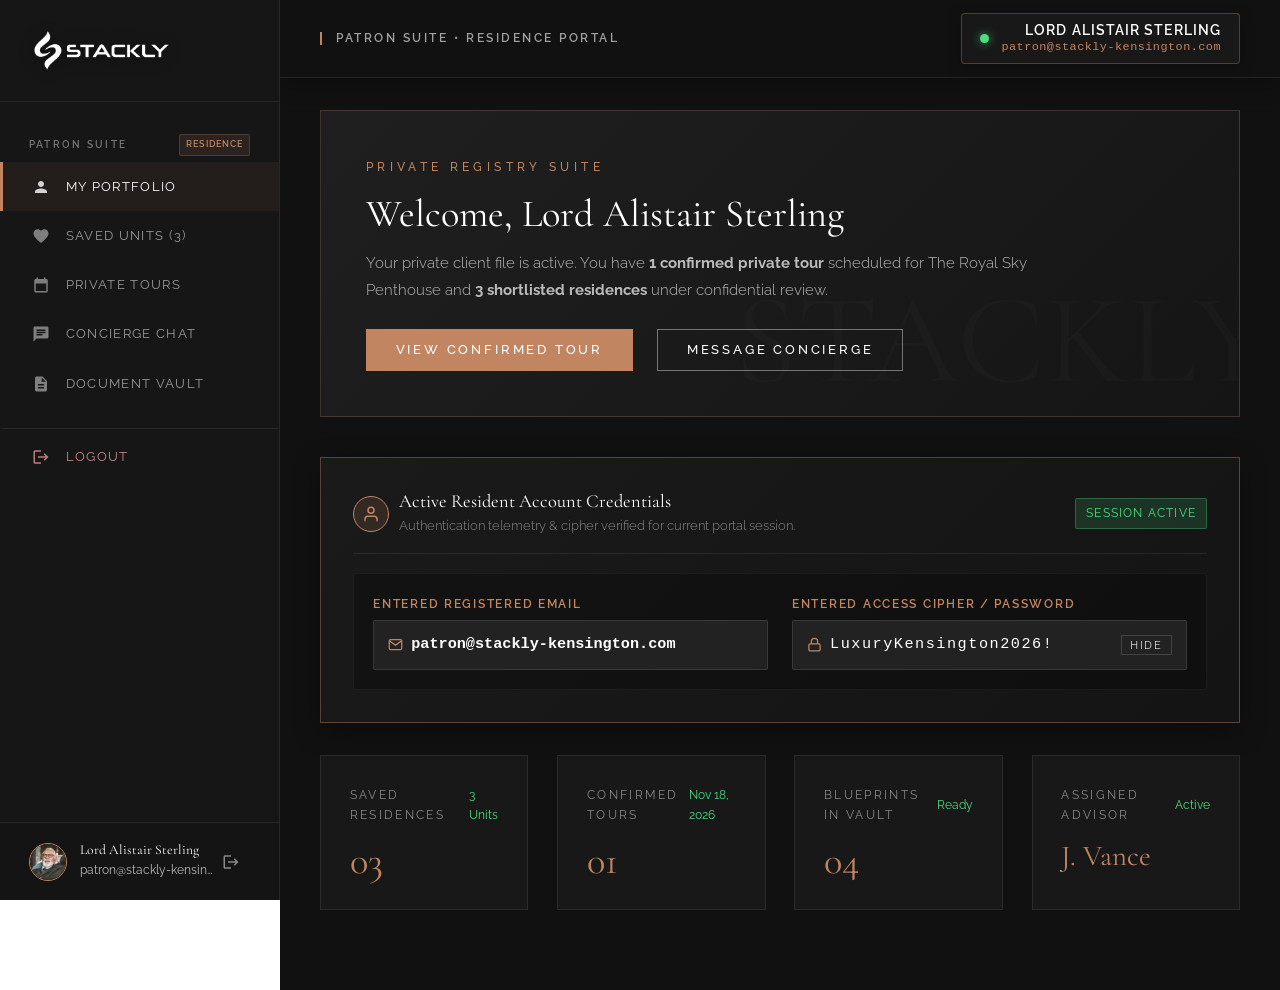
<file: customer-dashboard.html>
<!DOCTYPE html>
<html lang="en">
<head>
  <meta charset="UTF-8">
  <meta name="viewport" content="width=device-width, initial-scale=1.0">
  <title>Private Client Portal - Kensington Residences</title>
  <link rel="icon" type="image/webp" href="assets/images/stackly-logo-light.webp">
  <link rel="stylesheet" href="assets/css/style.css">
  <link rel="stylesheet" href="assets/css/dashboard.css">
  <link rel="preconnect" href="https://fonts.googleapis.com">
  <link rel="preconnect" href="https://fonts.gstatic.com" crossorigin>
  <link href="https://fonts.googleapis.com/css2?family=Cinzel:wght@400;600;700&family=Montserrat:wght@300;400;500;600&display=swap" rel="stylesheet">

  <!-- Google Material Icons & Symbols -->
  <link rel="stylesheet" href="https://fonts.googleapis.com/css2?family=Material+Symbols+Outlined:opsz,wght,FILL,GRAD@20..48,100..700,0..1,-50..200">
  <link rel="stylesheet" href="https://fonts.googleapis.com/icon?family=Material+Icons">
</head>
<body class="dashboard-body">

  <!-- Mobile Drawer Backdrop Overlay -->
  <div class="dash-sidebar-overlay" id="dash-sidebar-overlay"></div>

  <!-- ==========================================================================
       SIDEBAR NAVIGATION (FIXED ON DESKTOP & MOBILE DRAWER)
       ========================================================================== -->
  <aside class="dash-sidebar" aria-label="Client Navigation">
    <div class="dash-sidebar-header">
      <a href="index.html" class="dash-sidebar-logo-link" aria-label="Stackly Home">
        <img src="assets/images/stackly-logo-light.webp" alt="Stackly Portal" class="dash-sidebar-logo">
      </a>
      <button type="button" class="dash-sidebar-close" id="dash-sidebar-close" aria-label="Close Side Menu">
        <svg width="18" height="18" viewBox="0 0 24 24" fill="none" stroke="currentColor" stroke-width="2.5" stroke-linecap="round" stroke-linejoin="round">
          <line x1="18" y1="6" x2="6" y2="18"></line>
          <line x1="6" y1="6" x2="18" y2="18"></line>
        </svg>
      </button>
    </div>

    <!-- Scrollable Navigation Content (Smooth Separate Page Views) -->
    <div class="dash-sidebar-scroll">
      <!-- Section 1: Patron Suite -->
      <nav class="dash-nav-group">
        <div class="dash-nav-title">
          <span>PATRON SUITE</span>
          <span class="dash-group-badge">RESIDENCE</span>
        </div>
        <a href="#my-portfolio" class="dash-nav-item active" data-view="view-my-portfolio">
          <svg viewBox="0 0 24 24"><path d="M12 12c2.21 0 4-1.79 4-4s-1.79-4-4-4-4 1.79-4 4 1.79 4 4 4zm0 2c-2.67 0-8 1.34-8 4v2h16v-2c0-2.66-5.33-4-8-4z"/></svg>
          <span>My Portfolio</span>
        </a>
        <a href="#saved-residences" class="dash-nav-item" data-view="view-saved-residences">
          <svg viewBox="0 0 24 24"><path d="M12 21.35l-1.45-1.32C5.4 15.36 2 12.28 2 8.5 2 5.42 4.42 3 7.5 3c1.74 0 3.41.81 4.5 2.09C13.09 3.81 14.76 3 16.5 3 19.58 3 22 5.42 22 8.5c0 3.78-3.4 6.86-8.55 11.54L12 21.35z"/></svg>
          <span>Saved Units (3)</span>
        </a>
        <a href="#upcoming-tours" class="dash-nav-item" data-view="view-upcoming-tours">
          <svg viewBox="0 0 24 24"><path d="M19 4h-1V2h-2v2H8V2H6v2H5c-1.1 0-2 .9-2 2v14c0 1.1.9 2 2 2h14c1.1 0 2-.9 2-2V6c0-1.1-.9-2-2-2zm0 16H5V10h14v10z"/></svg>
          <span>Private Tours</span>
        </a>
        <a href="#concierge-chat" class="dash-nav-item" data-view="view-concierge-chat">
          <svg viewBox="0 0 24 24"><path d="M20 2H4c-1.1 0-1.99.9-1.99 2L2 22l4-4h14c1.1 0 2-.9 2-2V4c0-1.1-.9-2-2-2zM6 9h12v2H6V9zm8 5H6v-2h8v2zm4-6H6V6h12v2z"/></svg>
          <span>Concierge Chat</span>
        </a>
        <a href="#document-vault" class="dash-nav-item" data-view="view-document-vault">
          <svg viewBox="0 0 24 24"><path d="M14 2H6c-1.1 0-1.99.9-1.99 2L4 20c0 1.1.89 2 1.99 2H18c1.1 0 2-.9 2-2V8l-6-6zm2 16H8v-2h8v2zm0-4H8v-2h8v2zm-3-5V3.5L18.5 9H13z"/></svg>
          <span>Document Vault</span>
        </a>
        <a href="login.html" class="dash-nav-item dash-nav-logout" id="customer-sidebar-logout" title="Sign Out of Patron Suite">
          <svg viewBox="0 0 24 24"><path d="M17 7l-1.41 1.41L18.17 11H8v2h10.17l-2.58 2.58L17 17l5-5zM4 5h8V3H4c-1.1 0-2 .9-2 2v14c0 1.1.9 2 2 2h8v-2H4V5z"/></svg>
          <span>Logout</span>
        </a>
      </nav>
    </div>

    <!-- Pinned User Profile Footer -->
    <div class="dash-sidebar-footer">
      <div class="user-profile-summary">
        <img src="assets/images/client-avatar-1.webp" alt="Client Patron" class="user-avatar">
        <div class="user-meta">
          <h6 id="client-user-name">Lord Alistair Sterling</h6>
          <span id="client-user-email" style="display:block; font-size:0.72rem; color:#bbb; word-break:break-all;">patron@stackly-kensington.com</span>
        </div>
      </div>
      <a href="login.html" title="Sign Out" class="dash-signout-btn" aria-label="Sign Out">
        <svg viewBox="0 0 24 24" width="18" height="18" fill="currentColor" aria-hidden="true"><path d="M17 7l-1.41 1.41L18.17 11H8v2h10.17l-2.58 2.58L17 17l5-5zM4 5h8V3H4c-1.1 0-2 .9-2 2v14c0 1.1.9 2 2 2h8v-2H4V5z"/></svg>
      </a>
    </div>
  </aside>

  <!-- ==========================================================================
       MAIN CONTENT CONTAINER
       ========================================================================== -->
  <main class="dash-main">
    <!-- Topbar (Fixed at top while scrolling) -->
    <header class="dash-topbar">
      <div class="dash-topbar-left">
        <button type="button" class="sidebar-toggle-btn" id="sidebar-toggle-btn" aria-label="Open Navigation Menu">☰</button>
        <span class="topbar-portal-badge">PATRON SUITE • RESIDENCE PORTAL</span>
      </div>

      <div class="dash-topbar-right">
        <!-- Profile Area (Entered Name & Mail ID Only) -->
        <div class="topbar-user-profile-badge">
          <div class="user-status-dot"></div>
          <div class="topbar-user-details">
            <span class="topbar-user-name" id="topbar-client-name">Lord Alistair Sterling</span>
            <span class="topbar-user-email" id="topbar-user-email">patron@stackly-kensington.com</span>
          </div>
        </div>
      </div>
    </header>

    <!-- Body Content with 5 Standalone Smooth Page Views -->
    <div class="dash-content">

      <!-- ====================================================================
           VIEW 1: MY PORTFOLIO SUITE
           ==================================================================== -->
      <div class="dash-page-view active" id="view-my-portfolio">
        <!-- Patron Welcome Hero -->
        <div class="client-welcome-hero">
          <span class="section-subtitle">PRIVATE REGISTRY SUITE</span>
          <h1 style="font-size:2.4rem; margin-bottom:0.8rem; color:#fff;" id="client-hero-title">Welcome, Lord Alistair Sterling</h1>
          <p style="color:#bbb; max-width:680px; margin-bottom:1.5rem;">
            Your private client file is active. You have <strong>1 confirmed private tour</strong> scheduled for The Royal Sky Penthouse and <strong>3 shortlisted residences</strong> under confidential review.
          </p>
          <div style="display:flex; gap:1.5rem; flex-wrap:wrap;">
            <button type="button" class="btn-solid-copper" data-view-switch="view-upcoming-tours" style="padding:0.8rem 1.8rem; cursor:pointer;">VIEW CONFIRMED TOUR</button>
            <button type="button" class="btn-outline-white" data-view-switch="view-concierge-chat" style="padding:0.8rem 1.8rem; cursor:pointer;">MESSAGE CONCIERGE</button>
          </div>
        </div>

        <!-- Authenticated Credentials Dossier Card -->
        <div class="dash-card credential-card" style="border:1px solid rgba(194, 133, 98, 0.4); background: linear-gradient(135deg, #1a1a1a 0%, #141414 100%); margin-bottom:2rem; box-shadow:0 8px 24px rgba(0,0,0,0.35);">
          <div class="dash-card-header" style="border-bottom:1px solid rgba(255,255,255,0.08); padding-bottom:1rem; margin-bottom:1.2rem;">
            <div style="display:flex; align-items:center; gap:10px;">
              <div style="width:36px; height:36px; border-radius:50%; background:rgba(194,133,98,0.15); border:1px solid var(--color-primary); display:flex; align-items:center; justify-content:center; color:var(--color-primary);">
                <svg width="18" height="18" viewBox="0 0 24 24" fill="none" stroke="currentColor" stroke-width="2" stroke-linecap="round" stroke-linejoin="round"><path d="M20 21v-2a4 4 0 0 0-4-4H8a4 4 0 0 0-4 4v2"></path><circle cx="12" cy="7" r="4"></circle></svg>
              </div>
              <div>
                <h3 style="margin:0; font-size:1.15rem; color:#ffffff;">Active Resident Account Credentials</h3>
                <p style="color:#888; font-size:0.8rem; margin:2px 0 0 0;">Authentication telemetry & cipher verified for current portal session.</p>
              </div>
            </div>
            <span class="status-badge active" style="background:rgba(74,222,128,0.15); color:#4ade80; border:1px solid rgba(74,222,128,0.3); font-size:0.75rem; letter-spacing:0.1em; padding:4px 10px;">SESSION ACTIVE</span>
          </div>

          <div style="display:grid; grid-template-columns: repeat(auto-fit, minmax(260px, 1fr)); gap:1.5rem; background:rgba(0,0,0,0.25); padding:1.2rem; border-radius:4px; border:1px solid rgba(255,255,255,0.05);">
            <!-- Email ID -->
            <div style="display:flex; flex-direction:column; gap:6px;">
              <span style="font-size:0.72rem; letter-spacing:0.15em; text-transform:uppercase; color:var(--color-primary); font-weight:600;">ENTERED REGISTERED EMAIL</span>
              <div style="display:flex; align-items:center; gap:8px; background:#222; padding:10px 14px; border:1px solid rgba(255,255,255,0.1); border-radius:2px;">
                <svg width="15" height="15" viewBox="0 0 24 24" fill="none" stroke="var(--color-primary)" stroke-width="2"><path d="M4 4h16c1.1 0 2 .9 2 2v12c0 1.1-.9 2-2 2H4c-1.1 0-2-.9-2-2V6c0-1.1.9-2 2-2z"></path><polyline points="22,6 12,13 2,6"></polyline></svg>
                <strong id="display-client-email" style="color:#ffffff; font-size:0.95rem; font-family:monospace; word-break:break-all;">patron@stackly-kensington.com</strong>
              </div>
            </div>

            <!-- Password / Cipher -->
            <div style="display:flex; flex-direction:column; gap:6px;">
              <span style="font-size:0.72rem; letter-spacing:0.15em; text-transform:uppercase; color:var(--color-primary); font-weight:600;">ENTERED ACCESS CIPHER / PASSWORD</span>
              <div style="display:flex; align-items:center; justify-content:space-between; background:#222; padding:10px 14px; border:1px solid rgba(255,255,255,0.1); border-radius:2px;">
                <div style="display:flex; align-items:center; gap:8px;">
                  <svg width="15" height="15" viewBox="0 0 24 24" fill="none" stroke="var(--color-primary)" stroke-width="2"><rect x="3" y="11" width="18" height="11" rx="2" ry="2"></rect><path d="M7 11V7a5 5 0 0 1 10 0v4"></path></svg>
                  <span id="display-client-password" style="color:#ffffff; font-size:0.95rem; font-family:monospace; letter-spacing:0.1em;">LuxuryKensington2026!</span>
                </div>
                <button type="button" id="toggle-client-pass-btn" class="btn-table-action" style="padding:2px 8px; font-size:0.7rem; cursor:pointer;" title="Toggle Password Visibility">
                  Hide
                </button>
              </div>
            </div>
          </div>
        </div>

        <!-- Quick Stats -->
        <div class="dash-stats-grid">
          <div class="dash-stat-card">
            <div class="stat-card-top">
              <span class="stat-card-label">SAVED RESIDENCES</span>
              <span class="stat-trend">3 Units</span>
            </div>
            <div class="stat-card-value">03</div>
          </div>

          <div class="dash-stat-card">
            <div class="stat-card-top">
              <span class="stat-card-label">CONFIRMED TOURS</span>
              <span class="stat-trend" style="color:#4ade80;">Nov 18, 2026</span>
            </div>
            <div class="stat-card-value">01</div>
          </div>

          <div class="dash-stat-card">
            <div class="stat-card-top">
              <span class="stat-card-label">BLUEPRINTS IN VAULT</span>
              <span class="stat-trend">Ready</span>
            </div>
            <div class="stat-card-value">04</div>
          </div>

          <div class="dash-stat-card">
            <div class="stat-card-top">
              <span class="stat-card-label">ASSIGNED ADVISOR</span>
              <span class="stat-trend" style="color:#4ade80;">Active</span>
            </div>
            <div class="stat-card-value" style="font-size:1.8rem; margin-top:0.3rem;">J. Vance</div>
          </div>
        </div>
      </div>

      <!-- ====================================================================
           VIEW 2: SAVED RESIDENCES SHORTLIST
           ==================================================================== -->
      <div class="dash-page-view" id="view-saved-residences">
        <div class="dash-header-title">
          <div>
            <span class="section-subtitle">PRIVATE SHORTLIST</span>
            <h1>Your Shortlisted Residences (3)</h1>
            <p>Residences you have earmarked for confidential architectural inspection.</p>
          </div>
          <div>
            <a href="property.html" class="btn-solid-copper" style="padding:0.6rem 1.4rem; font-size:0.75rem;">+ BROWSE MORE</a>
          </div>
        </div>

        <div class="dash-card">
          <div style="display:grid; grid-template-columns: repeat(auto-fit, minmax(290px, 1fr)); gap: 2rem;">
            <!-- Card 1 -->
            <div style="background:#202020; border:1px solid rgba(255,255,255,0.08); overflow:hidden;">
              <div style="height:190px; overflow:hidden; position:relative;">
                <img src="assets/images/property-penthouse.webp" alt="Penthouse" style="width:100%; height:100%; object-fit:cover;">
                <span class="villa-price-badge" style="font-size:1rem; padding:0.25rem 0.6rem;">£7,400,000</span>
              </div>
              <div style="padding:1.5rem;">
                <h4 style="font-size:1.35rem; color:#fff; margin-bottom:0.4rem;">The Royal Sky Penthouse</h4>
                <p style="font-size:0.8rem; color:#888; margin-bottom:1rem;">Duplex Panorama • 560 m² • Private Pool</p>
                <div style="display:flex; justify-content:space-between; gap:0.5rem;">
                  <button class="btn-table-action" style="flex:1;" onclick="showToast('Downloading Penthouse Dossier (PDF)...')">Blueprint</button>
                  <button class="btn-table-action" style="color:#f87171;" onclick="this.closest('div[style*=background]').remove(); showToast('Removed from shortlist.');">Remove</button>
                </div>
              </div>
            </div>

            <!-- Card 2 -->
            <div style="background:#202020; border:1px solid rgba(255,255,255,0.08); overflow:hidden;">
              <div style="height:190px; overflow:hidden; position:relative;">
                <img src="assets/images/property-villa-1.webp" alt="Villa 1" style="width:100%; height:100%; object-fit:cover;">
                <span class="villa-price-badge" style="font-size:1rem; padding:0.25rem 0.6rem;">£4,850,000</span>
              </div>
              <div style="padding:1.5rem;">
                <h4 style="font-size:1.35rem; color:#fff; margin-bottom:0.4rem;">The Kensington Grand Villa</h4>
                <p style="font-size:0.8rem; color:#888; margin-bottom:1rem;">Gated Residence • 420 m² • Zen Courtyard</p>
                <div style="display:flex; justify-content:space-between; gap:0.5rem;">
                  <button class="btn-table-action" style="flex:1;" onclick="showToast('Downloading Villa Dossier (PDF)...')">Blueprint</button>
                  <button class="btn-table-action" style="color:#f87171;" onclick="this.closest('div[style*=background]').remove(); showToast('Removed from shortlist.');">Remove</button>
                </div>
              </div>
            </div>

            <!-- Card 3 -->
            <div style="background:#202020; border:1px solid rgba(255,255,255,0.08); overflow:hidden;">
              <div style="height:190px; overflow:hidden; position:relative;">
                <img src="assets/images/property-duplex.webp" alt="Duplex" style="width:100%; height:100%; object-fit:cover;">
                <span class="villa-price-badge" style="font-size:1rem; padding:0.25rem 0.6rem;">£5,200,000</span>
              </div>
              <div style="padding:1.5rem;">
                <h4 style="font-size:1.35rem; color:#fff; margin-bottom:0.4rem;">Palace Garden Duplex</h4>
                <p style="font-size:0.8rem; color:#888; margin-bottom:1rem;">Double-Height Salon • 360 m² • 6.5m Ceiling</p>
                <div style="display:flex; justify-content:space-between; gap:0.5rem;">
                  <button class="btn-table-action" style="flex:1;" onclick="showToast('Downloading Duplex Dossier (PDF)...')">Blueprint</button>
                  <button class="btn-table-action" style="color:#f87171;" onclick="this.closest('div[style*=background]').remove(); showToast('Removed from shortlist.');">Remove</button>
                </div>
              </div>
            </div>
          </div>
        </div>
      </div>

      <!-- ====================================================================
           VIEW 3: UPCOMING PRIVATE TOUR APPOINTMENT
           ==================================================================== -->
      <div class="dash-page-view" id="view-upcoming-tours">
        <div class="dash-header-title">
          <div>
            <span class="section-subtitle">INSPECTION CALENDAR</span>
            <h1>Upcoming Private Inspection</h1>
            <p>Chauffeur arrival times, principal architect host, and biometric security clearances.</p>
          </div>
          <div>
            <span class="status-badge approved" style="font-size:0.75rem; padding:6px 14px;">Confirmed Appointment</span>
          </div>
        </div>

        <div class="dash-card">
          <div style="background:#222; border:1px solid rgba(194,133,98,0.3); padding:2rem; display:flex; justify-content:space-between; align-items:center; flex-wrap:wrap; gap:1.5rem;">
            <div>
              <span style="font-size:0.75rem; letter-spacing:0.2em; text-transform:uppercase; color:var(--color-primary); display:block; margin-bottom:0.4rem;">SCHEDULED PRIVATE SHOWING</span>
              <h4 style="color:#fff; font-size:1.6rem; margin-bottom:0.5rem;">The Royal Sky Penthouse</h4>
              <p style="color:#aaa; font-size:0.88rem; margin:0; line-height:1.6;">
                <strong>Date:</strong> Wednesday, 18 November 2026 at 14:00 GMT<br>
                <strong>Location:</strong> Private Gate Access, 14 Kensington Palace Gardens<br>
                <strong>Host:</strong> Sir Julian Vance (Principal Architect)
              </p>
            </div>

            <div style="display:flex; gap:1rem; flex-wrap:wrap;">
              <button class="btn-table-action" onclick="showToast('Reschedule request transmitted to Sir Julian Vance.')">Reschedule</button>
              <button class="btn-solid-copper" onclick="showToast('Chauffeur routing map dispatched to your mobile.')">Chauffeur Routing</button>
            </div>
          </div>
        </div>
      </div>

      <!-- ====================================================================
           VIEW 4: CONCIERGE LIVE CHAT
           ==================================================================== -->
      <div class="dash-page-view" id="view-concierge-chat">
        <div class="dash-header-title">
          <div>
            <span class="section-subtitle">24/7 PRIVATE LINE</span>
            <h1>Private Concierge Desk</h1>
            <p>Direct encrypted line to your personal Kensington advisory team.</p>
          </div>
          <div>
            <span style="font-size:0.75rem; color:#4ade80; display:flex; align-items:center; gap:6px;">● Online & Available</span>
          </div>
        </div>

        <div class="dash-card">
          <div class="client-concierge-chat">
            <div class="chat-messages" id="chat-messages-container" style="max-height: 280px;">
              <div class="chat-bubble advisor">
                Good day, Lord Sterling. Welcome to your private Stackly portal. I have compiled the acoustic structural reports for the Sky Penthouse that you requested yesterday.
              </div>
              <div class="chat-bubble client">
                Splendid, Julian. Will the private subterranean wine vault be ready for inspection during our Wednesday viewing?
              </div>
              <div class="chat-bubble advisor">
                Yes, absolutely. The temperature-controlled cooling systems are fully operational and the sommelier tasting room has been prepared for your arrival.
              </div>
            </div>

            <form class="chat-input-bar" id="concierge-chat-form" novalidate>
              <input type="text" id="concierge-chat-input" placeholder="Compose confidential dispatch to Julian Vance...">
              <button type="submit" class="btn-solid-copper" style="padding:0.6rem 1.4rem; font-size:0.75rem;">TRANSMIT</button>
            </form>
          </div>
        </div>
      </div>

      <!-- ====================================================================
           VIEW 5: DOCUMENT VAULT
           ==================================================================== -->
      <div class="dash-page-view" id="view-document-vault">
        <div class="dash-header-title">
          <div>
            <span class="section-subtitle">SECURE REPOSITORY</span>
            <h1>Private Document Vault</h1>
            <p>Encrypted blueprints, deeds, acoustic certificates, and architectural schematics.</p>
          </div>
          <div>
            <span class="status-badge approved" style="font-size:0.75rem; padding:6px 14px;">4 Files Verified</span>
          </div>
        </div>

        <div class="dash-card">
          <div style="display:grid; grid-template-columns: repeat(auto-fit, minmax(320px, 1fr)); gap:1.2rem;">
            <div style="background:#222; padding:1.2rem; display:flex; justify-content:space-between; align-items:center; border:1px solid rgba(255,255,255,0.06);">
              <div>
                <strong style="color:#fff; display:block; font-size:0.9rem;">Sky Penthouse CAD Blueprints.dwg</strong>
                <span style="font-size:0.75rem; color:#888;">Updated 14 Oct 2026 • 24.2 MB</span>
              </div>
              <button class="btn-table-action" onclick="showToast('Downloading CAD Schematic...')">Download</button>
            </div>

            <div style="background:#222; padding:1.2rem; display:flex; justify-content:space-between; align-items:center; border:1px solid rgba(255,255,255,0.06);">
              <div>
                <strong style="color:#fff; display:block; font-size:0.9rem;">Acoustic Isolation Test Report.pdf</strong>
                <span style="font-size:0.75rem; color:#888;">Certified 0.08 Decibel Index • 3.8 MB</span>
              </div>
              <button class="btn-table-action" onclick="showToast('Downloading Acoustic Certificate...')">Download</button>
            </div>

            <div style="background:#222; padding:1.2rem; display:flex; justify-content:space-between; align-items:center; border:1px solid rgba(255,255,255,0.06);">
              <div>
                <strong style="color:#fff; display:block; font-size:0.9rem;">Deed & Share of Freehold Prospectus.pdf</strong>
                <span style="font-size:0.75rem; color:#888;">Royal Borough Legal Dossier • 8.1 MB</span>
              </div>
              <button class="btn-table-action" onclick="showToast('Downloading Legal Prospectus...')">Download</button>
            </div>

            <div style="background:#222; padding:1.2rem; display:flex; justify-content:space-between; align-items:center; border:1px solid rgba(255,255,255,0.06);">
              <div>
                <strong style="color:#fff; display:block; font-size:0.9rem;">Bespoke Material Finishes Schedule.pdf</strong>
                <span style="font-size:0.75rem; color:#888;">Italian Travertine & Oak Specs • 5.4 MB</span>
              </div>
              <button class="btn-table-action" onclick="showToast('Downloading Finishes Schedule...')">Download</button>
            </div>
          </div>
        </div>
      </div>

    </div>
  </main>

  <script src="assets/js/main.js"></script>
  <script src="assets/js/dashboard.js"></script>
</body>
</html>
</file>
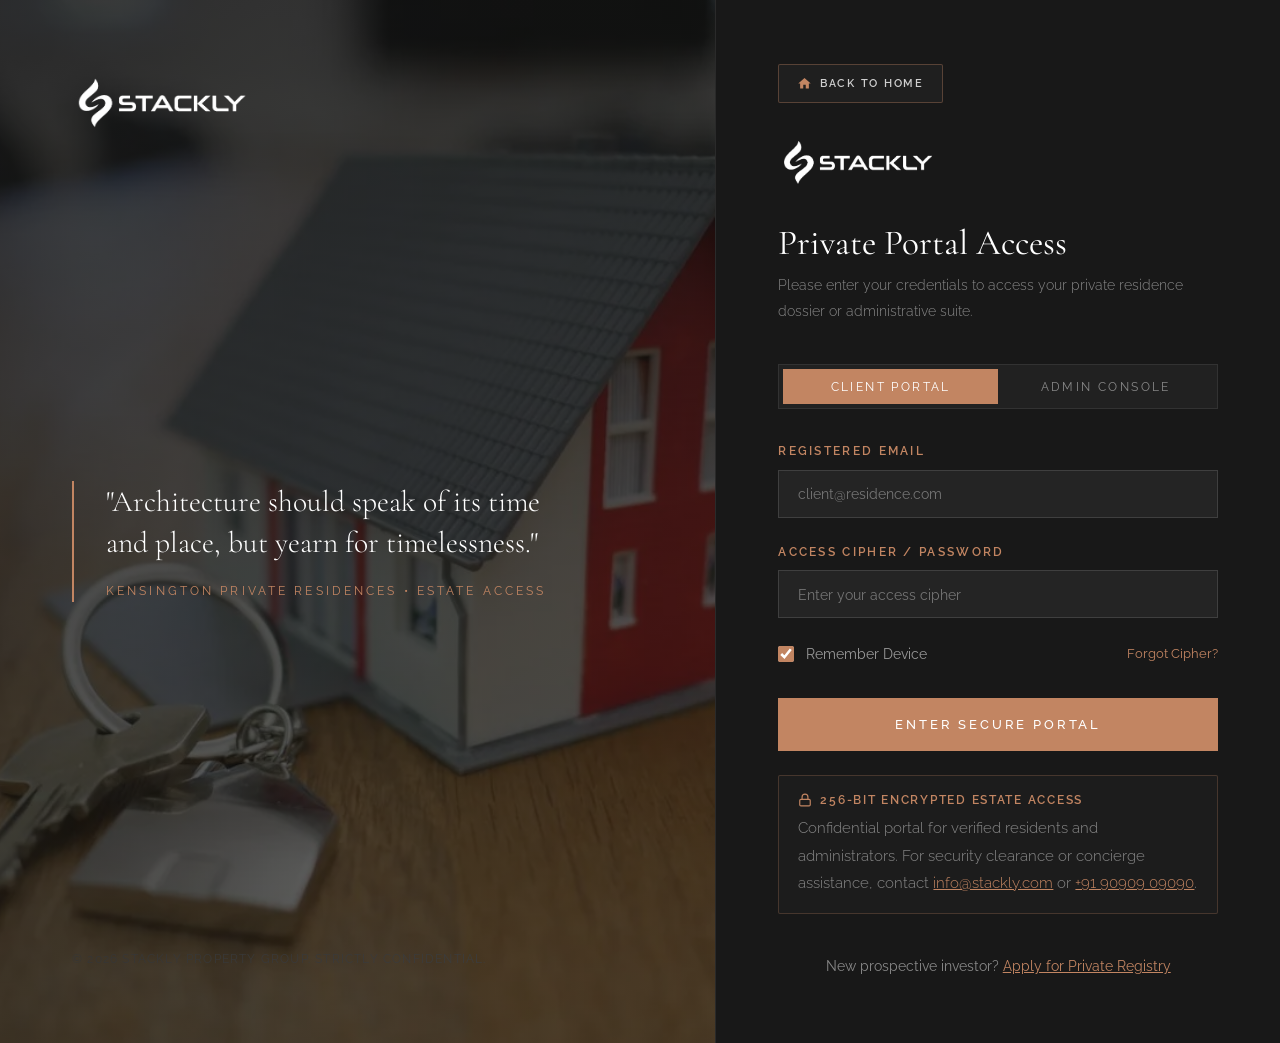
<file: login.html>
<!DOCTYPE html>
<html lang="en">
<head>
  <meta charset="UTF-8">
  <meta name="viewport" content="width=device-width, initial-scale=1.0">
  <title>Portal Access – Stackly Kensington Residences</title>
  <meta name="description" content="Secure portal access for Stackly Kensington residents, accredited private investors, and estate managers.">
  <link rel="icon" type="image/webp" href="assets/images/stackly-logo-light.webp">
  
  <link rel="stylesheet" href="assets/css/style.css">
  <link rel="stylesheet" href="assets/css/dashboard.css">
  <link rel="stylesheet" href="assets/css/responsive.css">

  <!-- Google Material Icons & Symbols -->
  <link rel="stylesheet" href="https://fonts.googleapis.com/css2?family=Material+Symbols+Outlined:opsz,wght,FILL,GRAD@20..48,100..700,0..1,-50..200">
  <link rel="stylesheet" href="https://fonts.googleapis.com/icon?family=Material+Icons">
</head>
<body class="auth-page-wrapper">

  <div class="auth-split-layout">
    <!-- Visual Side Panel -->
    <div class="auth-visual-panel">
      <div class="auth-visual-content">
        <a href="index.html">
          <img src="assets/images/stackly-logo-light.webp" alt="Stackly Logo" style="max-width:180px;">
        </a>
      </div>

      <div class="auth-quote-box">
        <blockquote>"Architecture should speak of its time and place, but yearn for timelessness."</blockquote>
        <div class="auth-quote-author">KENSINGTON PRIVATE RESIDENCES • ESTATE ACCESS</div>
      </div>

      <div style="font-size:0.75rem; color:#888; letter-spacing:0.1em;">
        © 2026 STACKLY PROPERTY GROUP. STRICTLY CONFIDENTIAL.
      </div>
    </div>

    <!-- Auth Form Panel -->
    <div class="auth-form-panel">
      <div class="auth-card">
        <a href="index.html" class="auth-back-home" title="Return to Kensington Homepage">
          <svg width="15" height="15" viewBox="0 0 24 24" fill="currentColor" aria-hidden="true">
            <path d="M10 20v-6h4v6h5v-8h3L12 3 2 12h3v8z"/>
          </svg>
          <span>Back To Home</span>
        </a>

        <div class="auth-card-header">
          <a href="index.html">
            <img src="assets/images/stackly-logo-light.webp" alt="Stackly" class="auth-card-logo">
          </a>
          <h2>Private Portal Access</h2>
          <p>Please enter your credentials to access your private residence dossier or administrative suite.</p>
        </div>

        <!-- Portal Role Selector Tabs -->
        <div class="auth-tabs">
          <button type="button" class="auth-tab-btn active" id="tab-client" onclick="selectRole('client')">CLIENT PORTAL</button>
          <button type="button" class="auth-tab-btn" id="tab-admin" onclick="selectRole('admin')">ADMIN CONSOLE</button>
        </div>

        <form id="auth-login-form" novalidate autocomplete="off">
          <div class="form-group">
            <label for="login-email">Registered Email</label>
            <input type="email" id="login-email" class="form-control" placeholder="client@residence.com" autocomplete="off" value="">
          </div>

          <div class="form-group">
            <label for="login-password">Access Cipher / Password</label>
            <input type="password" id="login-password" class="form-control" placeholder="Enter your access cipher" autocomplete="new-password" value="">
          </div>

          <div class="auth-extra-links">
            <label class="form-check">
              <input type="checkbox" checked>
              <span>Remember Device</span>
            </label>
            <a href="#" onclick="showToast('Password recovery instructions dispatched.'); return false;">Forgot Cipher?</a>
          </div>

          <button type="submit" class="btn-solid-copper" style="width:100%;" id="btn-login-submit">ENTER SECURE PORTAL</button>
        </form>

        <!-- Private Concierge & Security Notice -->
        <div class="auth-security-box">
          <div class="auth-security-header">
            <svg width="14" height="14" viewBox="0 0 24 24" fill="none" stroke="currentColor" stroke-width="2" stroke-linecap="round" stroke-linejoin="round">
              <rect x="3" y="11" width="18" height="11" rx="2" ry="2"></rect>
              <path d="M7 11V7a5 5 0 0 1 10 0v4"></path>
            </svg>
            <span>256-Bit Encrypted Estate Access</span>
          </div>
          <p>Confidential portal for verified residents and administrators. For security clearance or concierge assistance, contact <a href="mailto:info@stackly.com">info@stackly.com</a> or <a href="tel:+919090909090">+91 90909 09090</a>.</p>
        </div>

        <div style="margin-top:2.5rem; text-align:center; font-size:0.85rem; color:#888;">
          New prospective investor? <a href="signup.html" style="color:var(--color-primary); text-decoration:underline;">Apply for Private Registry</a>
        </div>
      </div>
    </div>
  </div>

  <script src="assets/js/main.js"></script>
  <script>
    let currentRole = 'client';

    function selectRole(role) {
      currentRole = role;
      document.getElementById('tab-client').classList.toggle('active', role === 'client');
      document.getElementById('tab-admin').classList.toggle('active', role === 'admin');
      
      const emailInput = document.getElementById('login-email');
      if (emailInput) {
        emailInput.placeholder = (role === 'admin') ? 'admin@stackly-properties.com' : 'client@residence.com';
      }
    }

    // Clear any autofilled values on initial page load
    window.addEventListener('DOMContentLoaded', () => {
      const emailInput = document.getElementById('login-email');
      const passInput = document.getElementById('login-password');
      if (emailInput) emailInput.value = '';
      if (passInput) passInput.value = '';

      const urlParams = new URLSearchParams(window.location.search);
      if (urlParams.get('registered') || urlParams.get('signup') === 'success') {
        showToast('Registration successful! Please sign in with your credentials.');
      }
    });

    const loginForm = document.getElementById('auth-login-form');
    loginForm.noValidate = true;

    ['login-email', 'login-password'].forEach(id => {
      const el = document.getElementById(id);
      if (el) {
        el.addEventListener('input', () => {
          el.classList.remove('is-invalid');
          const group = el.closest('.form-group');
          if (group) group.classList.remove('has-error');
          const err = group ? group.querySelector('.field-error-msg') : null;
          if (err) err.style.display = 'none';
        });
      }
    });

    function showLoginError(field, message) {
      field.classList.add('is-invalid');
      const group = field.closest('.form-group');
      if (group) group.classList.add('has-error');
      let err = group ? group.querySelector('.field-error-msg') : null;
      if (!err) {
        err = document.createElement('span');
        err.className = 'field-error-msg';
        group.appendChild(err);
      }
      err.innerHTML = `
        <span class="field-error-icon">
          <svg width="13" height="13" viewBox="0 0 24 24" fill="none" stroke="currentColor" stroke-width="2.5" stroke-linecap="round" stroke-linejoin="round">
            <circle cx="12" cy="12" r="10"></circle>
            <line x1="12" y1="8" x2="12" y2="12"></line>
            <line x1="12" y1="16" x2="12.01" y2="16"></line>
          </svg>
        </span>
        <span class="field-error-text">${message}</span>
      `;
      err.style.display = 'inline-flex';

      field.classList.remove('field-shaking');
      void field.offsetWidth;
      field.classList.add('field-shaking');
    }

    loginForm.addEventListener('submit', (e) => {
      e.preventDefault();
      let isValid = true;
      let firstInvalid = null;

      const email = document.getElementById('login-email');
      const emailRegex = /^[^\s@]+@[^\s@]+\.[^\s@]+$/;
      if (!email.value.trim() || !emailRegex.test(email.value.trim())) {
        showLoginError(email, 'Please provide a valid registered email address.');
        isValid = false;
        if (!firstInvalid) firstInvalid = email;
      }

      const pass = document.getElementById('login-password');
      if (!pass.value || pass.value.length < 6) {
        showLoginError(pass, 'Please enter your access cipher (minimum 6 characters).');
        isValid = false;
        if (!firstInvalid) firstInvalid = pass;
      }

      if (!isValid) {
        if (firstInvalid) firstInvalid.focus();
        showToast('Please verify your credentials.');
        return;
      }

      // Save entered credentials so both dashboards can display them dynamically
      const authUser = {
        email: email.value.trim(),
        password: pass.value,
        role: currentRole,
        loginTime: new Date().toLocaleTimeString([], { hour: '2-digit', minute: '2-digit' })
      };
      try {
        localStorage.setItem('stackly_auth_user', JSON.stringify(authUser));
        sessionStorage.setItem('stackly_auth_user', JSON.stringify(authUser));
      } catch (err) {
        console.warn('Storage error', err);
      }

      const btn = document.getElementById('btn-login-submit');
      btn.textContent = 'AUTHENTICATING ENCRYPTED CIPHER...';
      btn.disabled = true;

      setTimeout(() => {
        if (currentRole === 'admin') {
          window.location.href = 'admin-dashboard.html';
        } else {
          window.location.href = 'customer-dashboard.html';
        }
      }, 700);
    });
  </script>
</body>
</html>
</file>
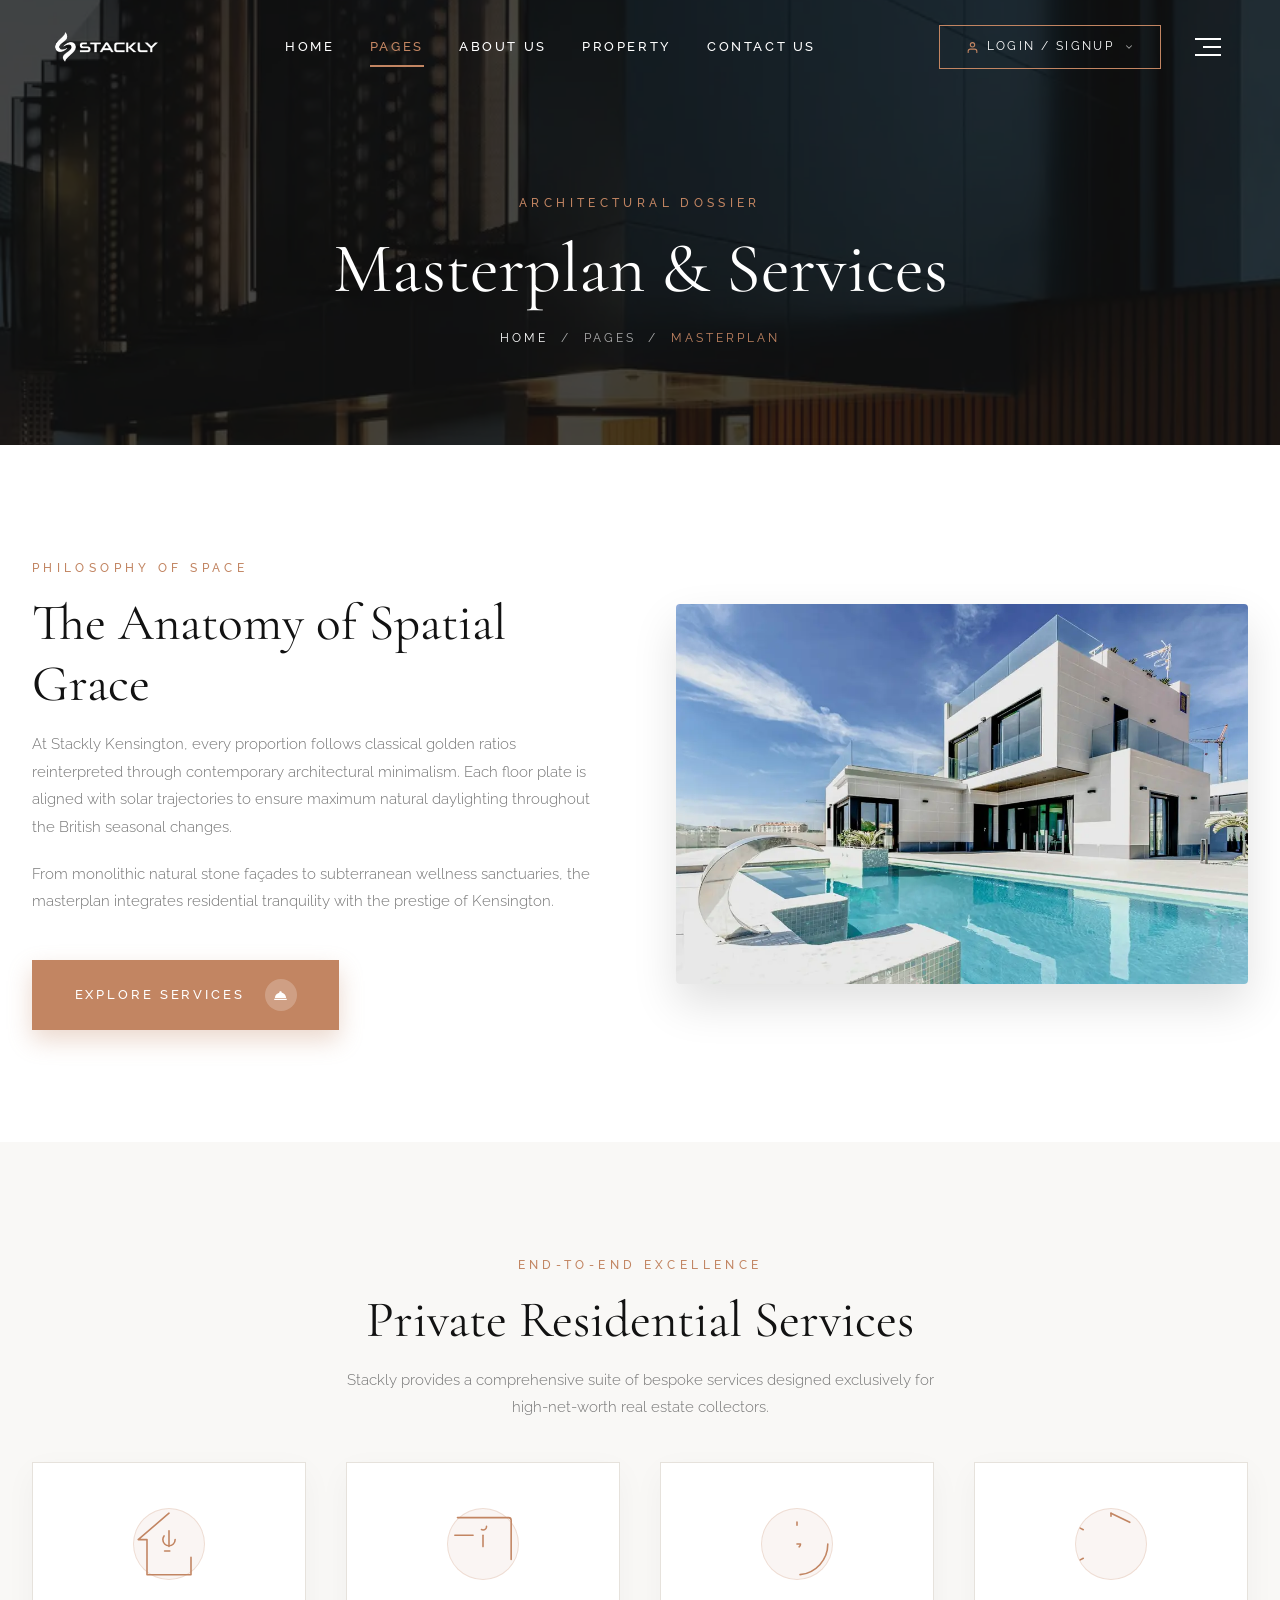
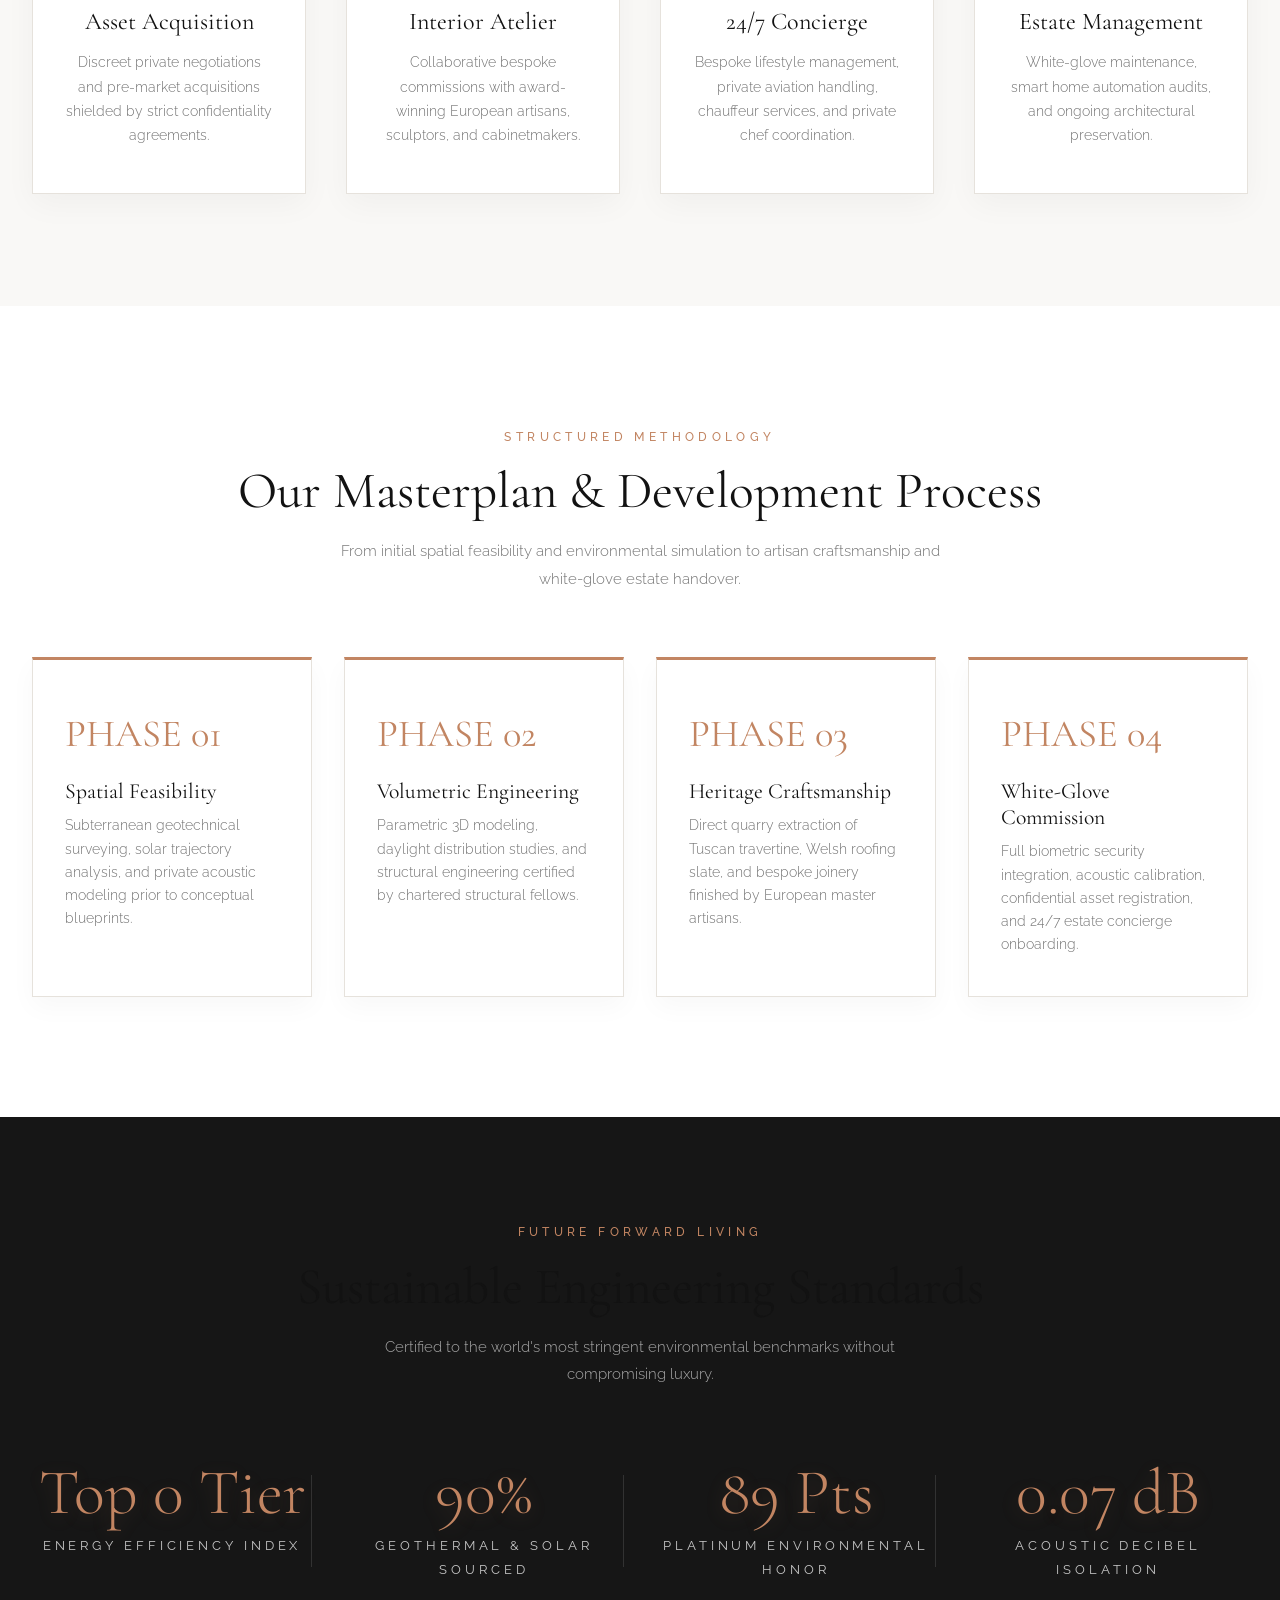
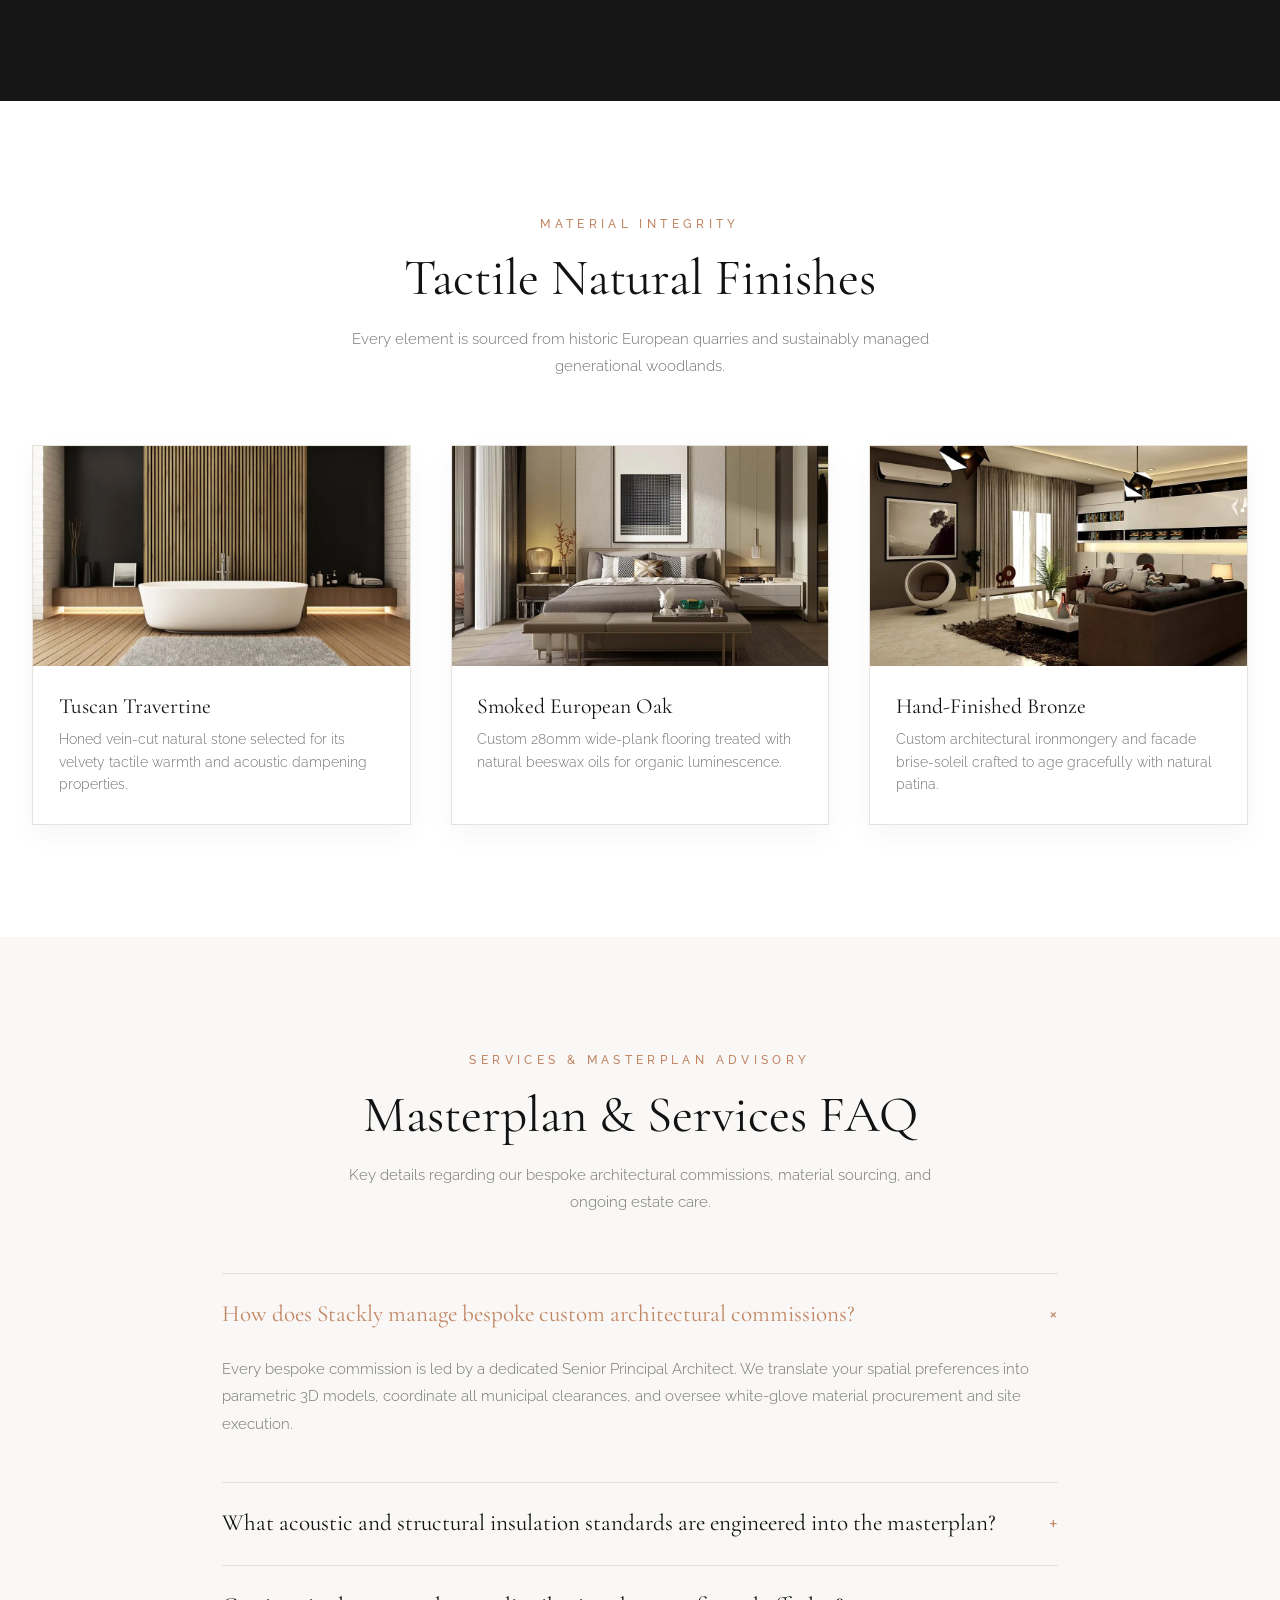
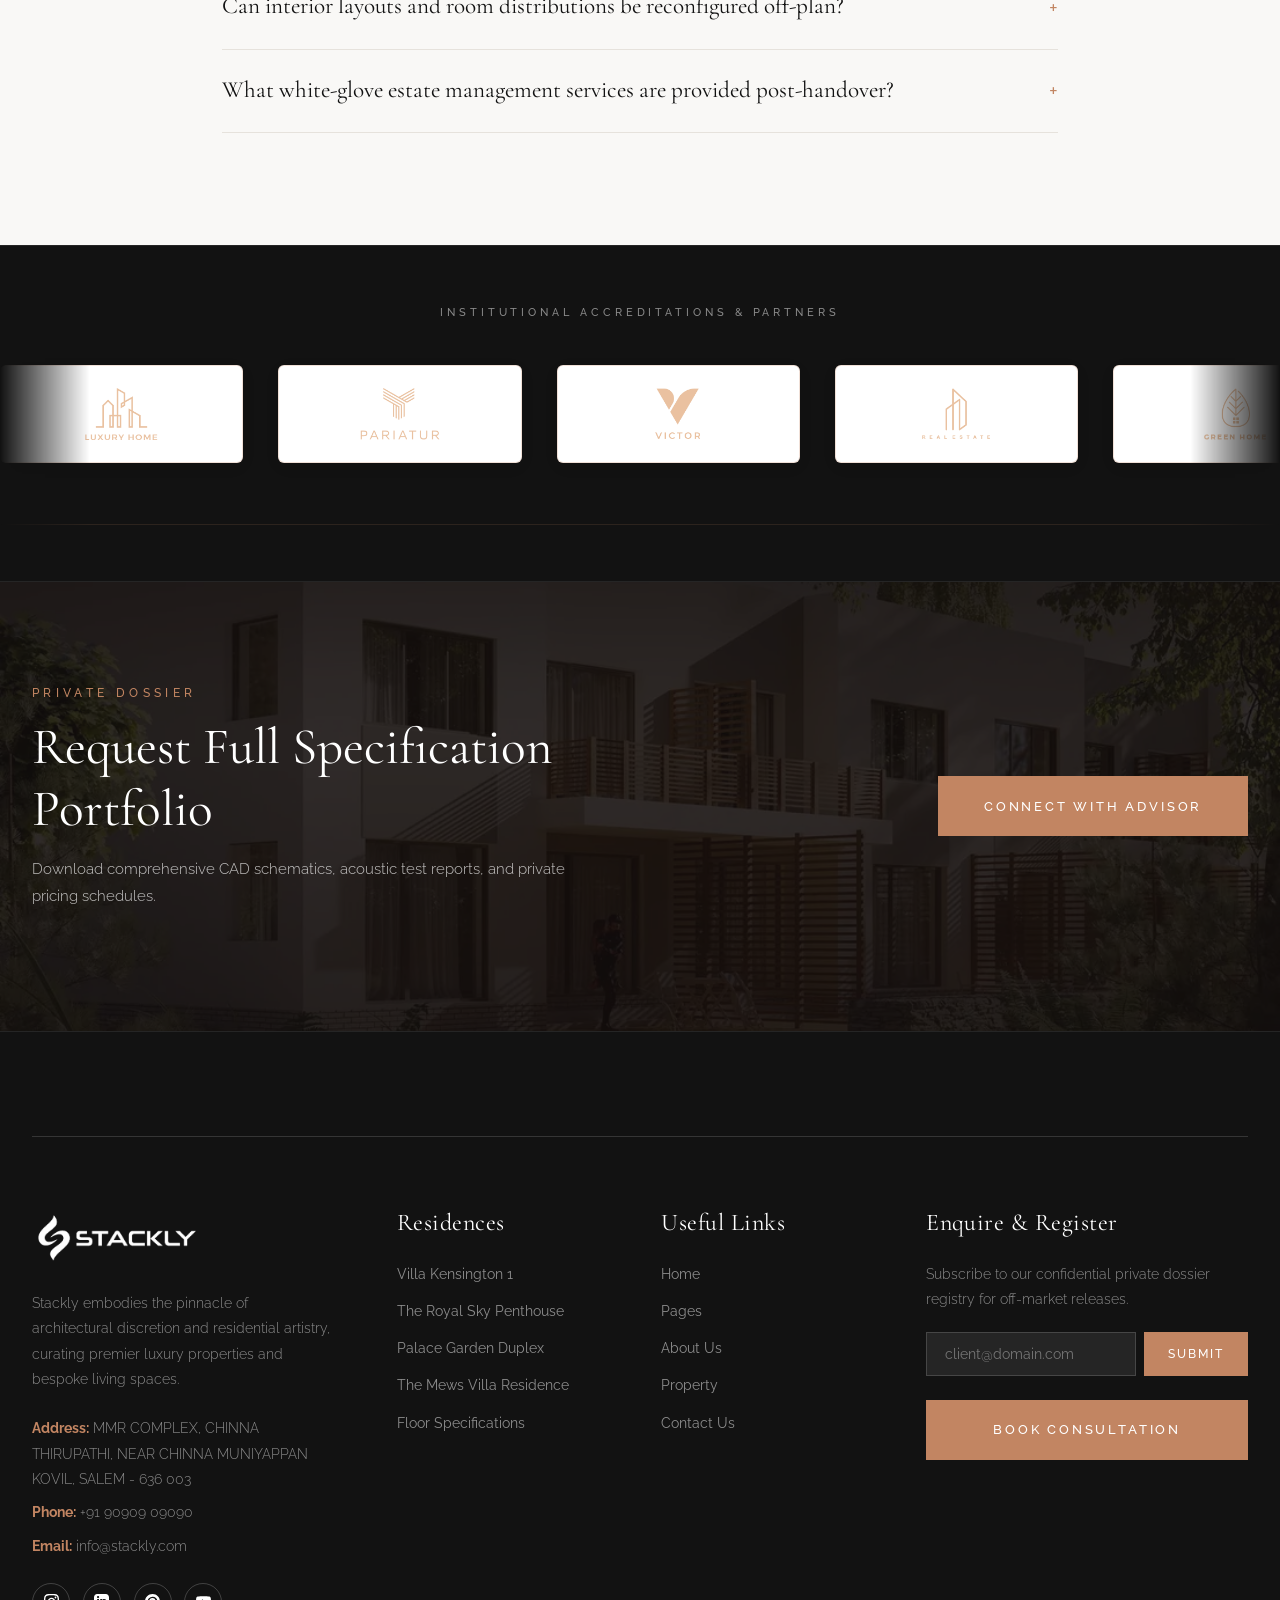
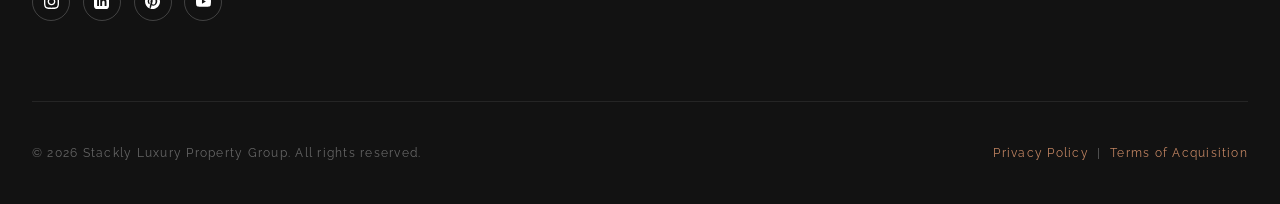
<file: pages.html>
<!DOCTYPE html>
<html lang="en">
<head>
  <meta charset="UTF-8">
  <meta name="viewport" content="width=device-width, initial-scale=1.0">
  <title>Pages & Masterplan – Stackly Kensington Residences</title>
  <meta name="description" content="Explore Stackly Kensington masterplan, bespoke architectural services, sustainable certifications, material palette, and acquisition details.">
  <link rel="icon" type="image/webp" href="assets/images/stackly-logo-light.webp">
  <link rel="stylesheet" href="assets/css/style.css">
  <link rel="stylesheet" href="assets/css/responsive.css">

  <!-- Google Material Icons & Symbols -->
  <link rel="stylesheet" href="https://fonts.googleapis.com/css2?family=Material+Symbols+Outlined:opsz,wght,FILL,GRAD@20..48,100..700,0..1,-50..200">
  <link rel="stylesheet" href="https://fonts.googleapis.com/icon?family=Material+Icons">
</head>
<body>

  <!-- ==========================================================================
       HEADER & NAVIGATION (HENDON KENSINGTON EXACT)
       ========================================================================== -->
  <header id="qodef-page-header" class="site-header">
    <div class="qodef-header-inner header-inner">
      <div class="qodef-header-logo-link">
        <a href="index.html" aria-label="Stackly Home">
          <img src="assets/images/stackly-logo-light.webp" alt="Stackly Logo" class="header-logo logo-light">
          <img src="assets/images/stackly-logo-dark.webp" alt="Stackly Logo" class="header-logo logo-dark">
        </a>
      </div>

      <nav class="qodef-header-navigation main-nav" aria-label="Primary Menu">
        <ul class="menu nav-menu">
          <li class="menu-item"><a href="index.html" class="nav-link">Home</a></li>
          <li class="menu-item"><a href="pages.html" class="nav-link active">Pages</a></li>
          <li class="menu-item"><a href="about-us.html" class="nav-link">About Us</a></li>
          <li class="menu-item"><a href="property.html" class="nav-link">Property</a></li>
          <li class="menu-item"><a href="contact.html" class="nav-link">Contact Us</a></li>
        </ul>
      </nav>

      <div class="qodef-header-widget-holder header-actions">
        <div class="header-auth-wrapper">
          <a href="login.html" class="btn-header-visit btn-header-cta header-auth-btn" id="header-auth-trigger" aria-label="Login or Sign Up">
            <svg class="header-auth-icon" width="13" height="13" viewBox="0 0 24 24" fill="none" stroke="currentColor" stroke-width="2" stroke-linecap="round" stroke-linejoin="round">
              <path d="M20 21v-2a4 4 0 0 0-4-4H8a4 4 0 0 0-4 4v2"></path>
              <circle cx="12" cy="7" r="4"></circle>
            </svg>
            <span>Login / Signup</span>
            <svg class="header-auth-caret" width="10" height="10" viewBox="0 0 24 24" fill="none" stroke="currentColor" stroke-width="2.5" stroke-linecap="round" stroke-linejoin="round">
              <polyline points="6 9 12 15 18 9"></polyline>
            </svg>
          </a>
          <div class="header-auth-dropdown" id="header-auth-dropdown" role="menu" aria-label="User Account Options">
            <a href="login.html" class="header-auth-drop-link" role="menuitem">
              <div class="drop-icon">
                <svg width="15" height="15" viewBox="0 0 24 24" fill="none" stroke="currentColor" stroke-width="2" stroke-linecap="round" stroke-linejoin="round">
                  <path d="M15 3h4a2 2 0 0 1 2 2v14a2 2 0 0 1-2 2h-4"></path>
                  <polyline points="10 17 15 12 10 7"></polyline>
                  <line x1="15" y1="12" x2="3" y2="12"></line>
                </svg>
              </div>
              <div class="drop-text">
                <span class="drop-title">Resident & Admin Login</span>
                <span class="drop-desc">Access resident dossier or administration</span>
              </div>
            </a>
            <div class="header-auth-divider"></div>
            <a href="signup.html" class="header-auth-drop-link" role="menuitem">
              <div class="drop-icon">
                <svg width="15" height="15" viewBox="0 0 24 24" fill="none" stroke="currentColor" stroke-width="2" stroke-linecap="round" stroke-linejoin="round">
                  <path d="M16 21v-2a4 4 0 0 0-4-4H5a4 4 0 0 0-4 4v2"></path>
                  <circle cx="8.5" cy="7" r="4"></circle>
                  <line x1="20" y1="8" x2="20" y2="14"></line>
                  <line x1="23" y1="11" x2="17" y2="11"></line>
                </svg>
              </div>
              <div class="drop-text">
                <span class="drop-title">Apply for Registry (Sign Up)</span>
                <span class="drop-desc">Prospective resident & investor registration</span>
              </div>
            </a>
          </div>
        </div>
        <div class="qodef-side-area-opener header-offcanvas-trigger" id="qodef-side-area-opener-trigger" aria-label="Side Area Opener">
          <span></span>
          <span></span>
          <span></span>
        </div>
      </div>
    </div>
  </header>

  <!-- OFFCANVAS SIDE AREA -->
  <div class="qodef-side-area-cover offcanvas-overlay" id="qodef-side-cover" aria-hidden="true"></div>
  <aside id="qodef-side-area" class="offcanvas-panel" aria-label="Side Area" aria-hidden="true">
    <button type="button" class="qodef-side-area-close offcanvas-close" id="qodef-side-close" aria-label="Close Side Area">
      <svg width="18" height="18" viewBox="0 0 24 24" fill="none" stroke="currentColor" stroke-width="2" stroke-linecap="round" stroke-linejoin="round">
        <line x1="18" y1="6" x2="6" y2="18"></line>
        <line x1="6" y1="6" x2="18" y2="18"></line>
      </svg>
    </button>
    <div>
      <a href="index.html" style="display:inline-block; margin-bottom:2rem;">
        <img src="assets/images/stackly-logo-light.webp" alt="Stackly" style="max-width:160px; display:block;">
      </a>
      <nav class="qodef-side-area-nav offcanvas-links">
        <a href="index.html">Home</a>
        <a href="pages.html" class="active">Pages</a>
        <a href="about-us.html">About Us</a>
        <a href="property.html">Property</a>
        <a href="contact.html">Contact Us</a>
      </nav>
    </div>
    <div style="border-top:1px solid rgba(255,255,255,0.1); padding-top:2rem;">
      <p style="color:#aaa; font-size:0.85rem; margin-bottom:0.5rem;"><strong style="color:var(--color-primary);">Address:</strong> MMR COMPLEX, CHINNA THIRUPATHI, NEAR CHINNA MUNIYAPPAN KOVIL, SALEM - 636 003</p>
      <p style="color:#aaa; font-size:0.85rem; margin-bottom:0.5rem;"><strong style="color:var(--color-primary);">Phone:</strong> <a href="tel:+919090909090" style="color:inherit; text-decoration:none;">+91 90909 09090</a></p>
      <p style="color:#aaa; font-size:0.85rem; margin-bottom:0.8rem;"><strong style="color:var(--color-primary);">Email:</strong> <a href="mailto:info@stackly.com" style="color:inherit; text-decoration:none;">info@stackly.com</a></p>
      <div style="padding-top:0.8rem; border-top:1px dashed rgba(255,255,255,0.1); display:flex; gap:1.2rem; align-items:center;">
        <a href="login.html" style="color:var(--color-primary); font-size:0.85rem; text-decoration:none; font-weight:500;">Resident Login</a>
        <span style="color:rgba(255,255,255,0.2);">•</span>
        <a href="signup.html" style="color:#aaa; font-size:0.85rem; text-decoration:none;">Sign Up</a>
      </div>
    </div>
  </aside>

  <main>
    <!-- ==========================================================================
         SECTION 1: PAGE HERO BANNER WITH BREADCRUMB
         ========================================================================== -->
    <section class="page-hero-banner" style="background-image: url('assets/images/pages-hero.webp');">
      <div class="container page-hero-content">
        <span class="section-subtitle">ARCHITECTURAL DOSSIER</span>
        <h1>Masterplan & Services</h1>
        <div class="page-breadcrumbs">
          <a href="index.html">Home</a>
          <span>/</span>
          <span>Pages</span>
          <span>/</span>
          <span style="color:var(--color-primary);">Masterplan</span>
        </div>
      </div>
    </section>

    <!-- ==========================================================================
         SECTION 2: MASTERPLAN ARCHITECTURAL VISION
         ========================================================================== -->
    <section class="section-triple-showcase" style="padding: 7rem 0;">
      <div class="container">
        <div style="display:grid; grid-template-columns: 1fr 1fr; gap: 4.5rem; align-items: center;">
          <div class="fade-up stagger-item">
            <span class="section-subtitle">PHILOSOPHY OF SPACE</span>
            <h2 class="section-title">The Anatomy of Spatial Grace</h2>
            <p>At Stackly Kensington, every proportion follows classical golden ratios reinterpreted through contemporary architectural minimalism. Each floor plate is aligned with solar trajectories to ensure maximum natural daylighting throughout the British seasonal changes.</p>
            <p>From monolithic natural stone façades to subterranean wellness sanctuaries, the masterplan integrates residential tranquility with the prestige of Kensington.</p>
            <a href="404.html" class="btn-luxury">
              <span>EXPLORE SERVICES</span>
              <span class="btn-circle-arrow"><svg viewBox="0 0 24 24" fill="currentColor" aria-hidden="true"><path d="M2 17h20v2H2zm11.84-9.21c.1-.24.16-.51.16-.79 0-1.1-.9-2-2-2s-2 .9-2 2c0 .28.06.55.16.79C6.25 8.6 3.27 11.93 3 16h18c-.27-4.07-3.25-7.4-6.16-8.21z"/></svg></span>
            </a>
          </div>
          <div class="stagger-item">
            <div class="masked-reveal-box is-revealed" style="border-radius:4px; overflow:hidden; box-shadow: 0 20px 45px rgba(0,0,0,0.12);">
              <img src="assets/images/about-vision.webp" alt="Masterplan Vision" style="width:100%; display:block; transition:transform 0.8s ease;">
            </div>
          </div>
        </div>
      </div>
    </section>

    <!-- ==========================================================================
         SECTION 3: BESPOKE SERVICES (4 PILLARS WITH BUTTER-SMOOTH SVG ICONS)
         ========================================================================== -->
    <section class="section-features" id="services-grid" style="background:var(--color-bg-light); padding: 7rem 0;">
      <div class="container text-center">
        <span class="section-subtitle">END-TO-END EXCELLENCE</span>
        <h2 class="section-title">Private Residential Services</h2>
        <p class="section-desc">Stackly provides a comprehensive suite of bespoke services designed exclusively for high-net-worth real estate collectors.</p>

        <div class="features-grid">
          <!-- Service 1: Asset Acquisition -->
          <div class="feature-box stagger-item">
            <div class="feature-icon-wrap concept-icon-box">
              <svg version="1.1" xmlns="http://www.w3.org/2000/svg" width="60px" height="60px" viewBox="0 0 100 100" class="concept-icon-svg">
                <g fill="none" stroke="#C28562" stroke-width="1.6" stroke-linecap="round" stroke-linejoin="round">
                  <polygon class="svg-path-frame" pathLength="100" points="50,15 15,45 25,45 25,85 75,85 75,45 85,45"/>
                  <line class="svg-path-line" pathLength="100" x1="50" y1="35" x2="50" y2="65"/>
                  <circle class="svg-path-line" pathLength="100" cx="50" cy="45" r="7"/>
                  <line class="svg-path-line" pathLength="100" x1="45" y1="58" x2="55" y2="58"/>
                </g>
              </svg>
            </div>
            <h4>Asset Acquisition</h4>
            <p>Discreet private negotiations and pre-market acquisitions shielded by strict confidentiality agreements.</p>
          </div>

          <!-- Service 2: Interior Atelier -->
          <div class="feature-box stagger-item">
            <div class="feature-icon-wrap concept-icon-box">
              <svg version="1.1" xmlns="http://www.w3.org/2000/svg" width="60px" height="60px" viewBox="0 0 100 100" class="concept-icon-svg">
                <g fill="none" stroke="#C28562" stroke-width="1.6" stroke-linecap="round" stroke-linejoin="round">
                  <rect class="svg-path-frame" pathLength="100" x="18" y="20" width="64" height="60" rx="3"/>
                  <line class="svg-path-line" pathLength="100" x1="18" y1="40" x2="82" y2="40"/>
                  <line class="svg-path-line" pathLength="100" x1="50" y1="40" x2="50" y2="80"/>
                  <circle class="svg-path-line" pathLength="100" cx="50" cy="30" r="4"/>
                </g>
              </svg>
            </div>
            <h4>Interior Atelier</h4>
            <p>Collaborative bespoke commissions with award-winning European artisans, sculptors, and cabinetmakers.</p>
          </div>

          <!-- Service 3: 24/7 Concierge -->
          <div class="feature-box stagger-item">
            <div class="feature-icon-wrap concept-icon-box">
              <svg version="1.1" xmlns="http://www.w3.org/2000/svg" width="60px" height="60px" viewBox="0 0 100 100" class="concept-icon-svg">
                <g fill="none" stroke="#C28562" stroke-width="1.6" stroke-linecap="round" stroke-linejoin="round">
                  <circle class="svg-path-frame" pathLength="100" cx="50" cy="50" r="35"/>
                  <line class="svg-path-line" pathLength="100" x1="50" y1="25" x2="50" y2="50"/>
                  <line class="svg-path-line" pathLength="100" x1="50" y1="50" x2="70" y2="50"/>
                  <circle class="svg-path-line" pathLength="100" cx="50" cy="50" r="4"/>
                </g>
              </svg>
            </div>
            <h4>24/7 Concierge</h4>
            <p>Bespoke lifestyle management, private aviation handling, chauffeur services, and private chef coordination.</p>
          </div>

          <!-- Service 4: Estate Management -->
          <div class="feature-box stagger-item">
            <div class="feature-icon-wrap concept-icon-box">
              <svg version="1.1" xmlns="http://www.w3.org/2000/svg" width="60px" height="60px" viewBox="0 0 100 100" class="concept-icon-svg">
                <g fill="none" stroke="#C28562" stroke-width="1.6" stroke-linecap="round" stroke-linejoin="round">
                  <polygon class="svg-path-frame" pathLength="100" points="50,15 85,32 85,68 50,85 15,68 15,32"/>
                  <line class="svg-path-line" pathLength="100" x1="50" y1="15" x2="50" y2="85"/>
                  <line class="svg-path-line" pathLength="100" x1="15" y1="32" x2="85" y2="68"/>
                  <line class="svg-path-line" pathLength="100" x1="15" y1="68" x2="85" y2="32"/>
                </g>
              </svg>
            </div>
            <h4>Estate Management</h4>
            <p>White-glove maintenance, smart home automation audits, and ongoing architectural preservation.</p>
          </div>
        </div>
      </div>
    </section>

    <!-- ==========================================================================
         SECTION 4: THE 4-STAGE MASTERPLAN & DEVELOPMENT PROCESS
         ========================================================================== -->
    <section style="padding: 7.5rem 0; background:var(--color-white);" id="development-process">
      <div class="container">
        <div class="text-center" style="margin-bottom: 4rem;">
          <span class="section-subtitle">STRUCTURED METHODOLOGY</span>
          <h2 class="section-title">Our Masterplan & Development Process</h2>
          <p class="section-desc">From initial spatial feasibility and environmental simulation to artisan craftsmanship and white-glove estate handover.</p>
        </div>

        <div style="display:grid; grid-template-columns: repeat(4, 1fr); gap: 2rem;">
          <!-- Stage 1 -->
          <div class="milestone-card stagger-item">
            <span class="milestone-year">PHASE 01</span>
            <h4>Spatial Feasibility</h4>
            <p>Subterranean geotechnical surveying, solar trajectory analysis, and private acoustic modeling prior to conceptual blueprints.</p>
          </div>

          <!-- Stage 2 -->
          <div class="milestone-card stagger-item">
            <span class="milestone-year">PHASE 02</span>
            <h4>Volumetric Engineering</h4>
            <p>Parametric 3D modeling, daylight distribution studies, and structural engineering certified by chartered structural fellows.</p>
          </div>

          <!-- Stage 3 -->
          <div class="milestone-card stagger-item">
            <span class="milestone-year">PHASE 03</span>
            <h4>Heritage Craftsmanship</h4>
            <p>Direct quarry extraction of Tuscan travertine, Welsh roofing slate, and bespoke joinery finished by European master artisans.</p>
          </div>

          <!-- Stage 4 -->
          <div class="milestone-card stagger-item">
            <span class="milestone-year">PHASE 04</span>
            <h4>White-Glove Commission</h4>
            <p>Full biometric security integration, acoustic calibration, confidential asset registration, and 24/7 estate concierge onboarding.</p>
          </div>
        </div>
      </div>
    </section>

    <!-- ==========================================================================
         SECTION 5: ECO & SUSTAINABILITY ENGINEERING (NUMERIC COUNTERS)
         ========================================================================== -->
    <section class="section-metrics" style="padding: 6.5rem 0; background:#161616;">
      <div class="container">
        <div class="text-center" style="margin-bottom: 3.5rem;">
          <span class="section-subtitle">FUTURE FORWARD LIVING</span>
          <h2 class="section-title text-light">Sustainable Engineering Standards</h2>
          <p class="section-desc" style="color:#aaa;">Certified to the world's most stringent environmental benchmarks without compromising luxury.</p>
        </div>

        <div class="metrics-grid">
          <div class="metric-item stagger-item">
            <div class="metric-number" data-target="1" data-prefix="Top " data-suffix=" Tier">A++</div>
            <div class="metric-label">Energy Efficiency Index</div>
          </div>
          <div class="metric-item stagger-item">
            <div class="metric-number" data-target="100" data-suffix="%">100%</div>
            <div class="metric-label">Geothermal & Solar Sourced</div>
          </div>
          <div class="metric-item stagger-item">
            <div class="metric-number" data-target="98" data-suffix=" Pts">LEED</div>
            <div class="metric-label">Platinum Environmental Honor</div>
          </div>
          <div class="metric-item stagger-item">
            <div class="metric-number" data-target="8" data-prefix="0.0" data-suffix=" dB">0.08</div>
            <div class="metric-label">Acoustic Decibel Isolation</div>
          </div>
        </div>
      </div>
    </section>

    <!-- ==========================================================================
         SECTION 6: CURATED MATERIAL PALETTE SHOWCASE
         ========================================================================== -->
    <section style="padding: 7rem 0; background:var(--color-white);" id="materials-palette">
      <div class="container">
        <div class="text-center" style="margin-bottom: 4rem;">
          <span class="section-subtitle">MATERIAL INTEGRITY</span>
          <h2 class="section-title">Tactile Natural Finishes</h2>
          <p class="section-desc">Every element is sourced from historic European quarries and sustainably managed generational woodlands.</p>
        </div>

        <div style="display:grid; grid-template-columns: repeat(3, 1fr); gap: 2.5rem;">
          <div class="material-palette-card stagger-item">
            <div class="material-img-wrap">
              <img src="assets/images/gallery-interior-1.webp" alt="Italian Travertine">
            </div>
            <div class="material-card-body">
              <h4>Tuscan Travertine</h4>
              <p>Honed vein-cut natural stone selected for its velvety tactile warmth and acoustic dampening properties.</p>
            </div>
          </div>

          <div class="material-palette-card stagger-item">
            <div class="material-img-wrap">
              <img src="assets/images/gallery-interior-2.webp" alt="Smoked European Oak">
            </div>
            <div class="material-card-body">
              <h4>Smoked European Oak</h4>
              <p>Custom 280mm wide-plank flooring treated with natural beeswax oils for organic luminescence.</p>
            </div>
          </div>

          <div class="material-palette-card stagger-item">
            <div class="material-img-wrap">
              <img src="assets/images/gallery-interior-3.webp" alt="Patinated Bronze">
            </div>
            <div class="material-card-body">
              <h4>Hand-Finished Bronze</h4>
              <p>Custom architectural ironmongery and facade brise-soleil crafted to age gracefully with natural patina.</p>
            </div>
          </div>
        </div>
      </div>
    </section>

    <!-- ==========================================================================
         SECTION 7: MASTERPLAN & BESPOKE SERVICES FAQ
         ========================================================================== -->
    <section style="padding: 7rem 0; background:var(--color-bg-light);" id="faq-section">
      <div class="container" style="max-width:900px;">
        <div class="text-center" style="margin-bottom: 3.5rem;">
          <span class="section-subtitle">SERVICES & MASTERPLAN ADVISORY</span>
          <h2 class="section-title">Masterplan & Services FAQ</h2>
          <p class="section-desc">Key details regarding our bespoke architectural commissions, material sourcing, and ongoing estate care.</p>
        </div>

        <div class="neighborhood-accordion faq-accordion">
          <div class="accordion-item active stagger-item">
            <div class="accordion-header">
              <h5>How does Stackly manage bespoke custom architectural commissions?</h5>
              <span class="accordion-icon">+</span>
            </div>
            <div class="accordion-body">
              <div class="accordion-body-inner">
                <p>Every bespoke commission is led by a dedicated Senior Principal Architect. We translate your spatial preferences into parametric 3D models, coordinate all municipal clearances, and oversee white-glove material procurement and site execution.</p>
              </div>
            </div>
          </div>

          <div class="accordion-item stagger-item">
            <div class="accordion-header">
              <h5>What acoustic and structural insulation standards are engineered into the masterplan?</h5>
              <span class="accordion-icon">+</span>
            </div>
            <div class="accordion-body">
              <div class="accordion-body-inner">
                <p>Our structures feature quadruple-glazed acoustic attenuation panels, decoupled floating floor slabs, and monolithic limestone exteriors delivering ambient interior sound levels below 28dB for complete urban tranquility.</p>
              </div>
            </div>
          </div>

          <div class="accordion-item stagger-item">
            <div class="accordion-header">
              <h5>Can interior layouts and room distributions be reconfigured off-plan?</h5>
              <span class="accordion-icon">+</span>
            </div>
            <div class="accordion-body">
              <div class="accordion-body-inner">
                <p>Yes. Our Interior Atelier accommodates custom room redistribution, private wine vault integration, security safe-room additions, and bespoke natural stone sourcing prior to structural completion.</p>
              </div>
            </div>
          </div>

          <div class="accordion-item stagger-item">
            <div class="accordion-header">
              <h5>What white-glove estate management services are provided post-handover?</h5>
              <span class="accordion-icon">+</span>
            </div>
            <div class="accordion-body">
              <div class="accordion-body-inner">
                <p>Stackly provides an enduring estate care framework encompassing 24/7 technical infrastructure maintenance, private horticultural management, dedicated concierge logistics, and sovereign security protocols.</p>
              </div>
            </div>
          </div>
        </div>
      </div>
    </section>

    <!-- ==========================================================================
         SECTION 7.5: PARTNER LOGOS AUTO-SCROLLING MARQUEE
         ========================================================================== -->
    <section class="section-partners-marquee" style="background:#121212; padding:3.5rem 0; border-top:1px solid rgba(255,255,255,0.08); border-bottom:1px solid rgba(255,255,255,0.08);">
      <div class="container text-center" style="margin-bottom:1.5rem;">
        <span class="section-subtitle" style="margin-bottom:0.2rem; font-size:0.7rem; color:rgba(255,255,255,0.5);">INSTITUTIONAL ACCREDITATIONS & PARTNERS</span>
      </div>
      <div class="partners-marquee-wrapper" aria-label="Client Partners Auto-scrolling Carousel">
        <div class="partners-marquee-track">
          <!-- Set 1 -->
          <div class="partner-logo-item" title="Luxury Home Architecture">
            <img src="assets/images/client-logo-1.webp" alt="Partner Architectural Bureau">
          </div>
          <div class="partner-logo-item" title="RIBA Chartered Practice">
            <img src="assets/images/client-logo-2.webp" alt="RIBA Chartered Architect">
          </div>
          <div class="partner-logo-item" title="Kensington Heritage Guild">
            <img src="assets/images/client-logo-3.webp" alt="Heritage Restoration Guild">
          </div>
          <div class="partner-logo-item" title="BREEAM Sustainable Engineering">
            <img src="assets/images/client-logo-4.webp" alt="BREEAM Outstanding">
          </div>
          <div class="partner-logo-item" title="International Property Awards">
            <img src="assets/images/client-logo-5.webp" alt="International Property Awards 2025">
          </div>
          <!-- Set 2 for seamless loop -->
          <div class="partner-logo-item" title="Luxury Home Architecture">
            <img src="assets/images/client-logo-1.webp" alt="Partner Architectural Bureau">
          </div>
          <div class="partner-logo-item" title="RIBA Chartered Practice">
            <img src="assets/images/client-logo-2.webp" alt="RIBA Chartered Architect">
          </div>
          <div class="partner-logo-item" title="Kensington Heritage Guild">
            <img src="assets/images/client-logo-3.webp" alt="Heritage Restoration Guild">
          </div>
          <div class="partner-logo-item" title="BREEAM Sustainable Engineering">
            <img src="assets/images/client-logo-4.webp" alt="BREEAM Outstanding">
          </div>
          <div class="partner-logo-item" title="International Property Awards">
            <img src="assets/images/client-logo-5.webp" alt="International Property Awards 2025">
          </div>
        </div>
      </div>
    </section>

    <!-- ==========================================================================
         SECTION 8: VIP CONSULTATION CALL TO ACTION
         ========================================================================== -->
    <section class="section-booking-banner" style="background-image: url('assets/images/hero-slide-3.webp');">
      <div class="container">
        <div class="booking-banner-inner">
          <div class="booking-text-side">
            <span class="section-subtitle">PRIVATE DOSSIER</span>
            <h2>Request Full Specification Portfolio</h2>
            <p>Download comprehensive CAD schematics, acoustic test reports, and private pricing schedules.</p>
          </div>
          <div>
            <a href="404.html" class="btn-solid-copper">CONNECT WITH ADVISOR</a>
          </div>
        </div>
      </div>
    </section>
  </main>

  <!-- ==========================================================================
       SECTION 13: FOOTER (COLUMN STAGGER & LINE REVEAL, ENQUIRY FORM & SOCIAL LINKS)
       ========================================================================== -->
  <footer id="qodef-page-footer" class="site-footer">
    <div class="container">
      <div class="footer-reveal-line" id="footer-reveal-line"></div>
      
      <div class="footer-top-grid">
        <div class="footer-col stagger-item">
          <img src="assets/images/stackly-logo-light.webp" alt="Stackly Real Estate" class="footer-brand-logo">
          <p>Stackly embodies the pinnacle of architectural discretion and residential artistry, curating premier luxury properties and bespoke living spaces.</p>
          <div style="color:#aaa; font-size:0.85rem; margin-top:1.5rem; line-height:1.6;">
            <p style="margin-bottom:0.5rem;"><strong style="color:var(--color-primary);">Address:</strong> MMR COMPLEX, CHINNA THIRUPATHI, NEAR CHINNA MUNIYAPPAN KOVIL, SALEM - 636 003</p>
            <p style="margin-bottom:0.5rem;"><strong style="color:var(--color-primary);">Phone:</strong> <a href="tel:+919090909090" style="color:inherit; text-decoration:none;">+91 90909 09090</a></p>
            <p style="margin-bottom:0.5rem;"><strong style="color:var(--color-primary);">Email:</strong> <a href="mailto:info@stackly.com" style="color:inherit; text-decoration:none;">info@stackly.com</a></p>
          </div>
          
          <!-- Social Media Links -->
          <div class="footer-social-links">
            <a href="404.html" class="footer-social-icon" aria-label="Instagram">
              <svg viewBox="0 0 24 24"><path d="M12 2.163c3.204 0 3.584.012 4.85.07 3.252.148 4.771 1.691 4.919 4.919.058 1.265.069 1.645.069 4.849 0 3.205-.012 3.584-.069 4.849-.149 3.225-1.664 4.771-4.919 4.919-1.266.058-1.644.07-4.85.07-3.204 0-3.584-.012-4.849-.07-3.26-.149-4.771-1.699-4.919-4.92-.058-1.265-.07-1.644-.07-4.849 0-3.204.013-3.583.07-4.849.149-3.227 1.664-4.771 4.919-4.919 1.266-.057 1.645-.069 4.849-.069zm0-2.163c-3.259 0-3.667.014-4.947.072-4.358.2-6.78 2.618-6.98 6.98-.059 1.281-.073 1.689-.073 4.948 0 3.259.014 3.668.072 4.948.2 4.358 2.618 6.78 6.98 6.98 1.281.058 1.689.072 4.948.072 3.259 0 3.668-.014 4.948-.072 4.354-.2 6.782-2.618 6.979-6.98.059-1.28.073-1.689.073-4.948 0-3.259-.014-3.667-.072-4.947-.196-4.354-2.617-6.78-6.979-6.98-1.281-.059-1.69-.073-4.949-.073zm0 5.838c-3.403 0-6.162 2.759-6.162 6.162s2.759 6.163 6.162 6.163 6.162-2.759 6.162-6.163c0-3.403-2.759-6.162-6.162-6.162zm0 10.162c-2.209 0-4-1.79-4-4 0-2.209 1.791-4 4-4s4 1.791 4 4c0 2.21-1.791 4-4 4zm6.406-11.845c-.796 0-1.441.645-1.441 1.44s.645 1.44 1.441 1.44c.795 0 1.439-.645 1.439-1.44s-.644-1.44-1.439-1.44z"/></svg>
            </a>
            <a href="404.html" class="footer-social-icon" aria-label="LinkedIn">
              <svg viewBox="0 0 24 24"><path d="M19 0h-14c-2.761 0-5 2.239-5 5v14c0 2.761 2.239 5 5 5h14c2.762 0 5-2.239 5-5v-14c0-2.761-2.238-5-5-5zm-11 19h-3v-11h3v11zm-1.5-12.268c-.966 0-1.75-.79-1.75-1.764s.784-1.764 1.75-1.764 1.75.79 1.75 1.764-.783 1.764-1.75 1.764zm13.5 12.268h-3v-5.604c0-3.368-4-3.113-4 0v5.604h-3v-11h3v1.765c1.396-2.586 7-2.777 7 2.476v6.759z"/></svg>
            </a>
            <a href="404.html" class="footer-social-icon" aria-label="Pinterest">
              <svg viewBox="0 0 24 24"><path d="M12 0c-6.627 0-12 5.372-12 12 0 5.084 3.163 9.426 7.627 11.174-.105-.949-.2-2.405.042-3.441.218-.937 1.407-5.965 1.407-5.965s-.359-.719-.359-1.782c0-1.668.967-2.914 2.171-2.914 1.023 0 1.518.769 1.518 1.69 0 1.029-.655 2.568-.994 3.995-.283 1.194.599 2.169 1.777 2.169 2.133 0 3.772-2.249 3.772-5.495 0-2.873-2.064-4.882-5.012-4.882-3.414 0-5.418 2.561-5.418 5.207 0 1.031.397 2.138.893 2.738.098.119.112.224.083.345-.09.375-.291 1.199-.332 1.357-.053.211-.174.268-.401.161-1.499-.698-2.436-2.889-2.436-4.649 0-3.785 2.75-7.262 7.929-7.262 4.163 0 7.398 2.967 7.398 6.931 0 4.136-2.607 7.464-6.227 7.464-1.216 0-2.359-.631-2.75-1.378l-.748 2.853c-.271 1.043-1.002 2.35-1.492 3.146 1.124.347 2.317.535 3.554.535 6.627 0 12-5.373 12-12 0-6.628-5.373-12-12-12z"/></svg>
            </a>
            <a href="404.html" class="footer-social-icon" aria-label="YouTube">
              <svg viewBox="0 0 24 24"><path d="M23.498 6.186a3.016 3.016 0 0 0-2.122-2.136C19.505 3.545 12 3.545 12 3.545s-7.505 0-9.377.505A3.017 3.017 0 0 0 .502 6.186C0 8.07 0 12 0 12s0 3.93.502 5.814a3.016 3.016 0 0 0 2.122 2.136c1.871.505 9.376.505 9.376.505s7.505 0 9.377-.505a3.015 3.015 0 0 0 2.122-2.136C24 15.93 24 12 24 12s0-3.93-.502-5.814zM9.545 15.568V8.432L15.818 12l-6.273 3.568z"/></svg>
            </a>
          </div>
        </div>

        <div class="footer-col stagger-item">
          <h5>Residences</h5>
          <div class="footer-links-list">
            <a href="property.html">Villa Kensington 1</a>
            <a href="property.html">The Royal Sky Penthouse</a>
            <a href="property.html">Palace Garden Duplex</a>
            <a href="property.html">The Mews Villa Residence</a>
            <a href="property.html">Floor Specifications</a>
          </div>
        </div>

        <div class="footer-col stagger-item">
          <h5>Useful Links</h5>
          <div class="footer-links-list">
            <a href="index.html">Home</a>
            <a href="pages.html">Pages</a>
            <a href="about-us.html">About Us</a>
            <a href="property.html">Property</a>
            <a href="contact.html">Contact Us</a>
          </div>
        </div>

        <div class="footer-col stagger-item">
          <h5>Enquire & Register</h5>
          <p>Subscribe to our confidential private dossier registry for off-market releases.</p>
          <form class="footer-enquiry-form" novalidate>
            <input type="email" placeholder="client@domain.com">
            <button type="submit">SUBMIT</button>
          </form>
          <a href="404.html" class="btn-solid-copper" style="margin-top:1.5rem; display:inline-block; width:100%; text-align:center;">BOOK CONSULTATION</a>
        </div>
      </div>

      <div class="footer-bottom">
        <div>&copy; 2026 Stackly Luxury Property Group. All rights reserved.</div>
        <div>
          <a href="pages.html">Privacy Policy</a> &nbsp;|&nbsp; 
          <a href="pages.html">Terms of Acquisition</a>
        </div>
      </div>
    </div>
  </footer>

  <!-- BACK TO TOP BUTTON -->
  <div id="qodef-back-to-top" aria-label="Back to Top">
    <svg viewBox="0 0 24 24" fill="currentColor" aria-hidden="true"><path d="M8 11h3v10h2V11h3l-4-4-4 4zM4 3v2h16V3H4z"/></svg>
  </div>

  <script src="assets/js/main.js"></script>
</body>
</html>
</file>
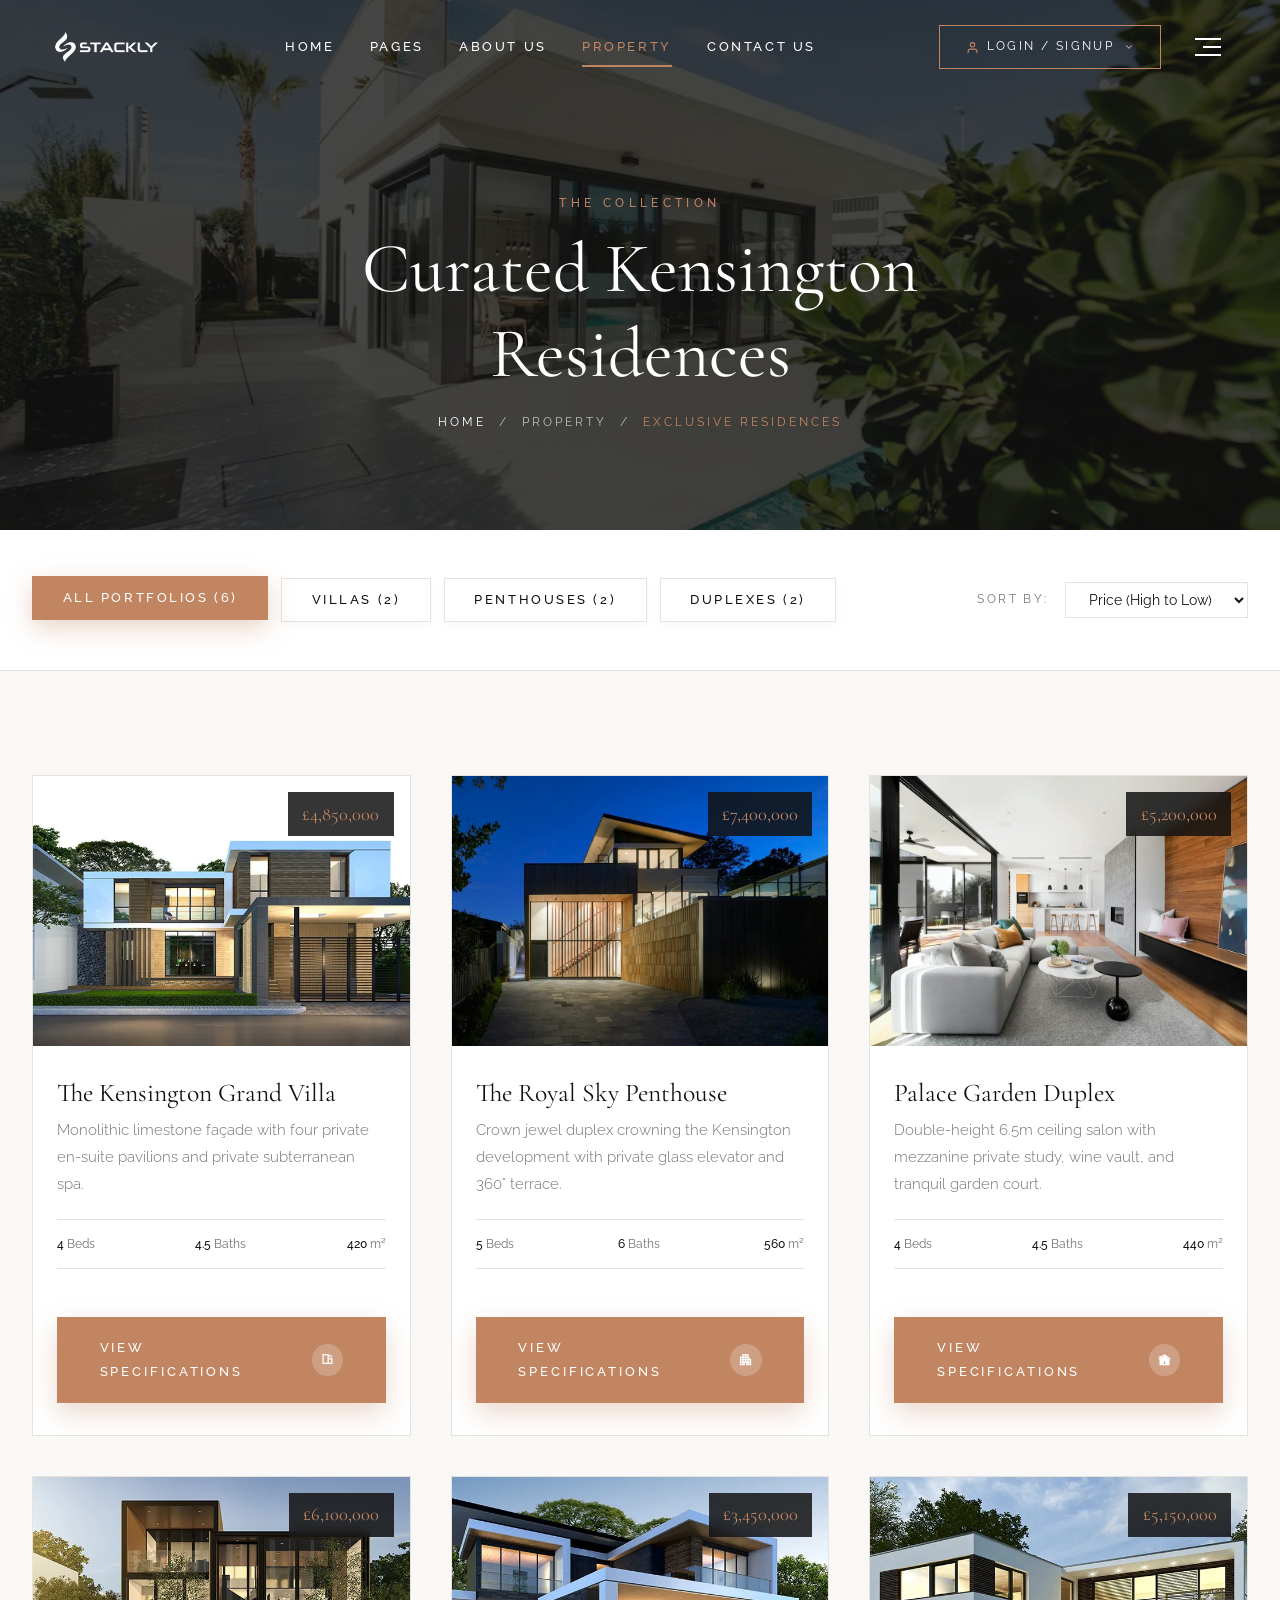
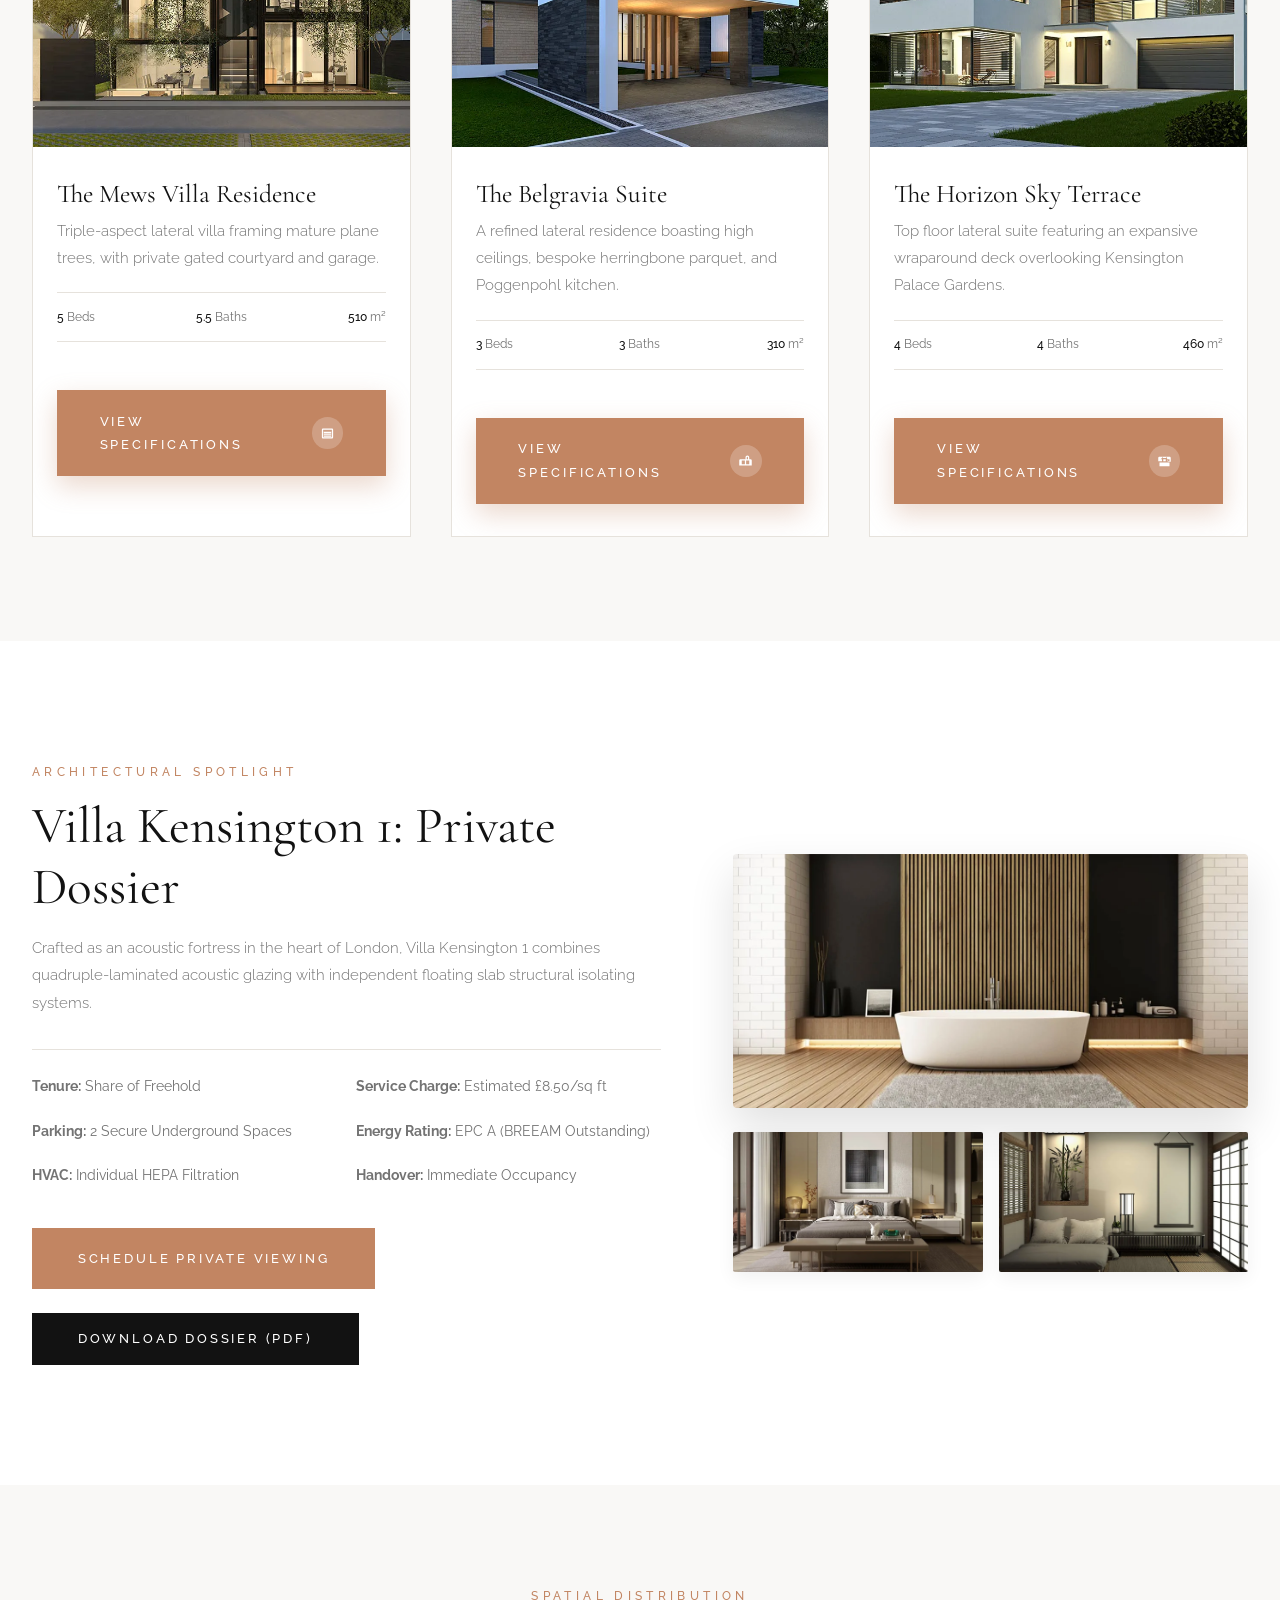
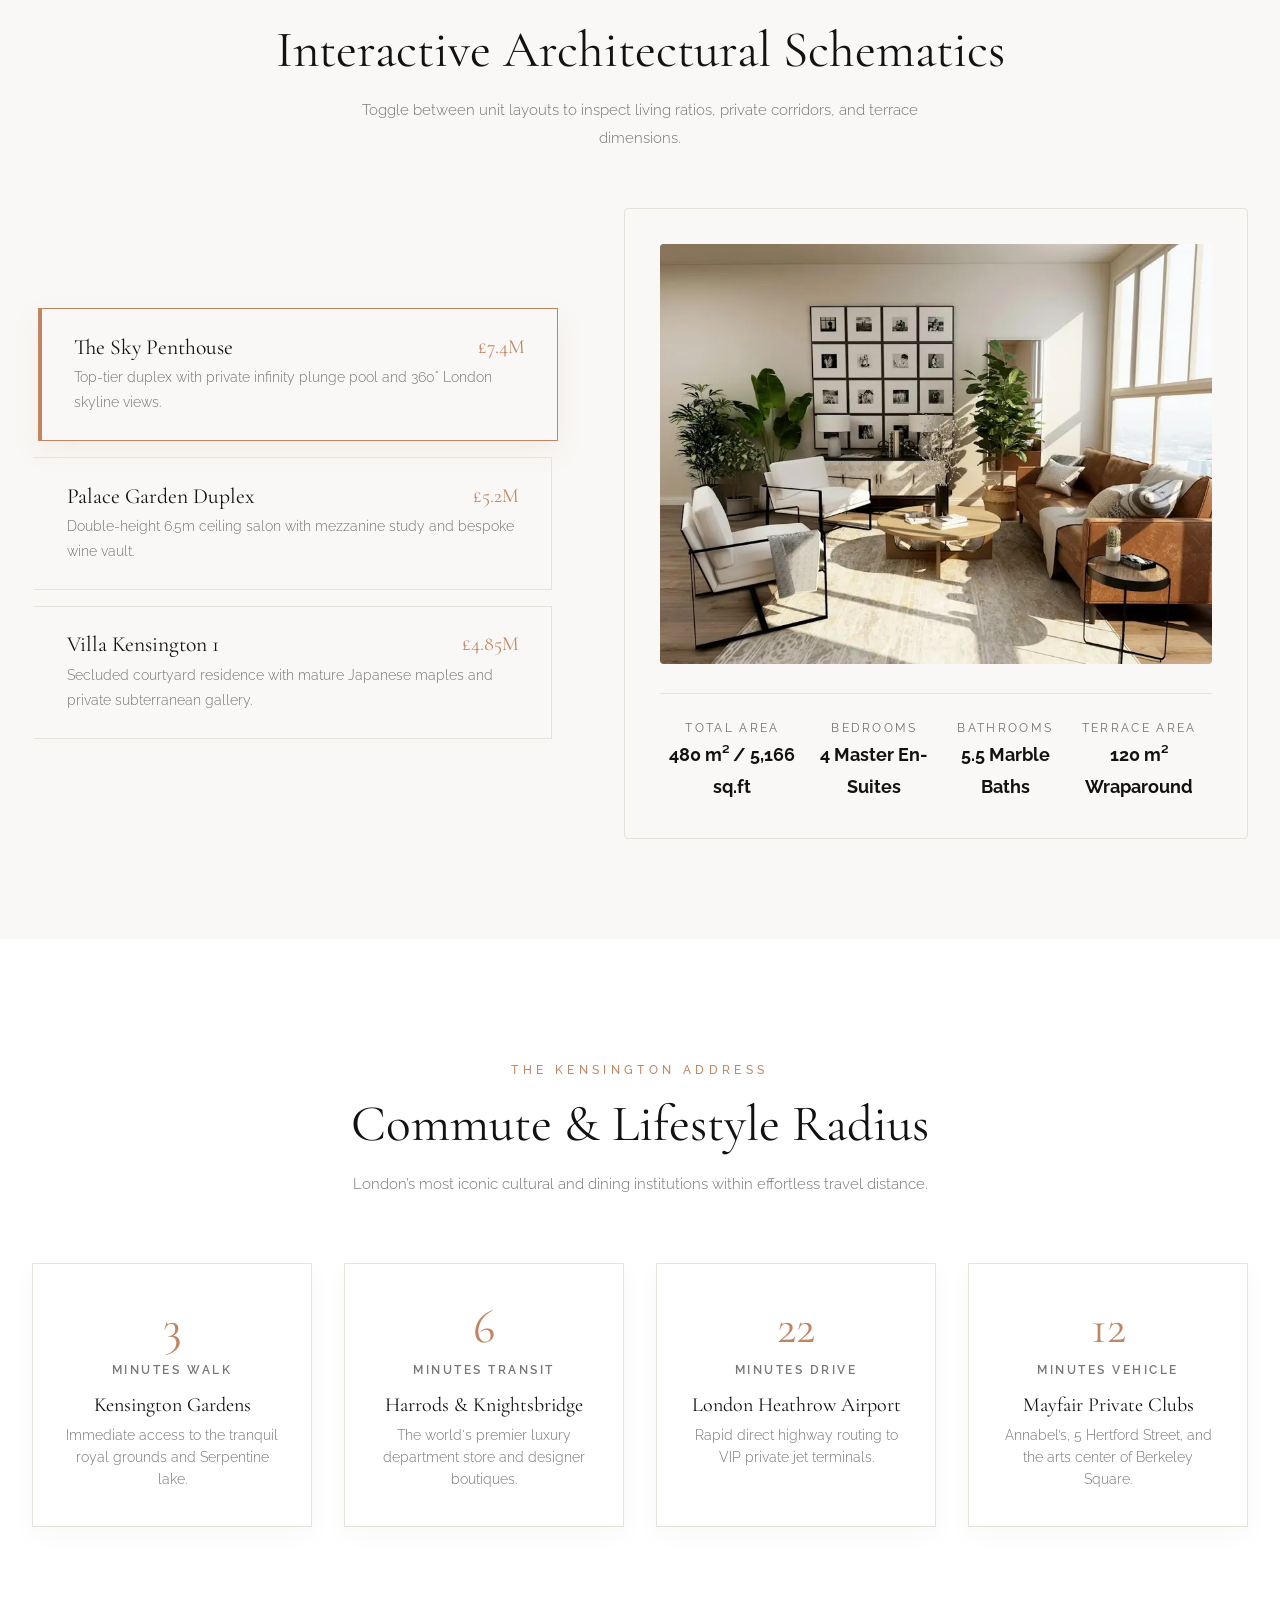
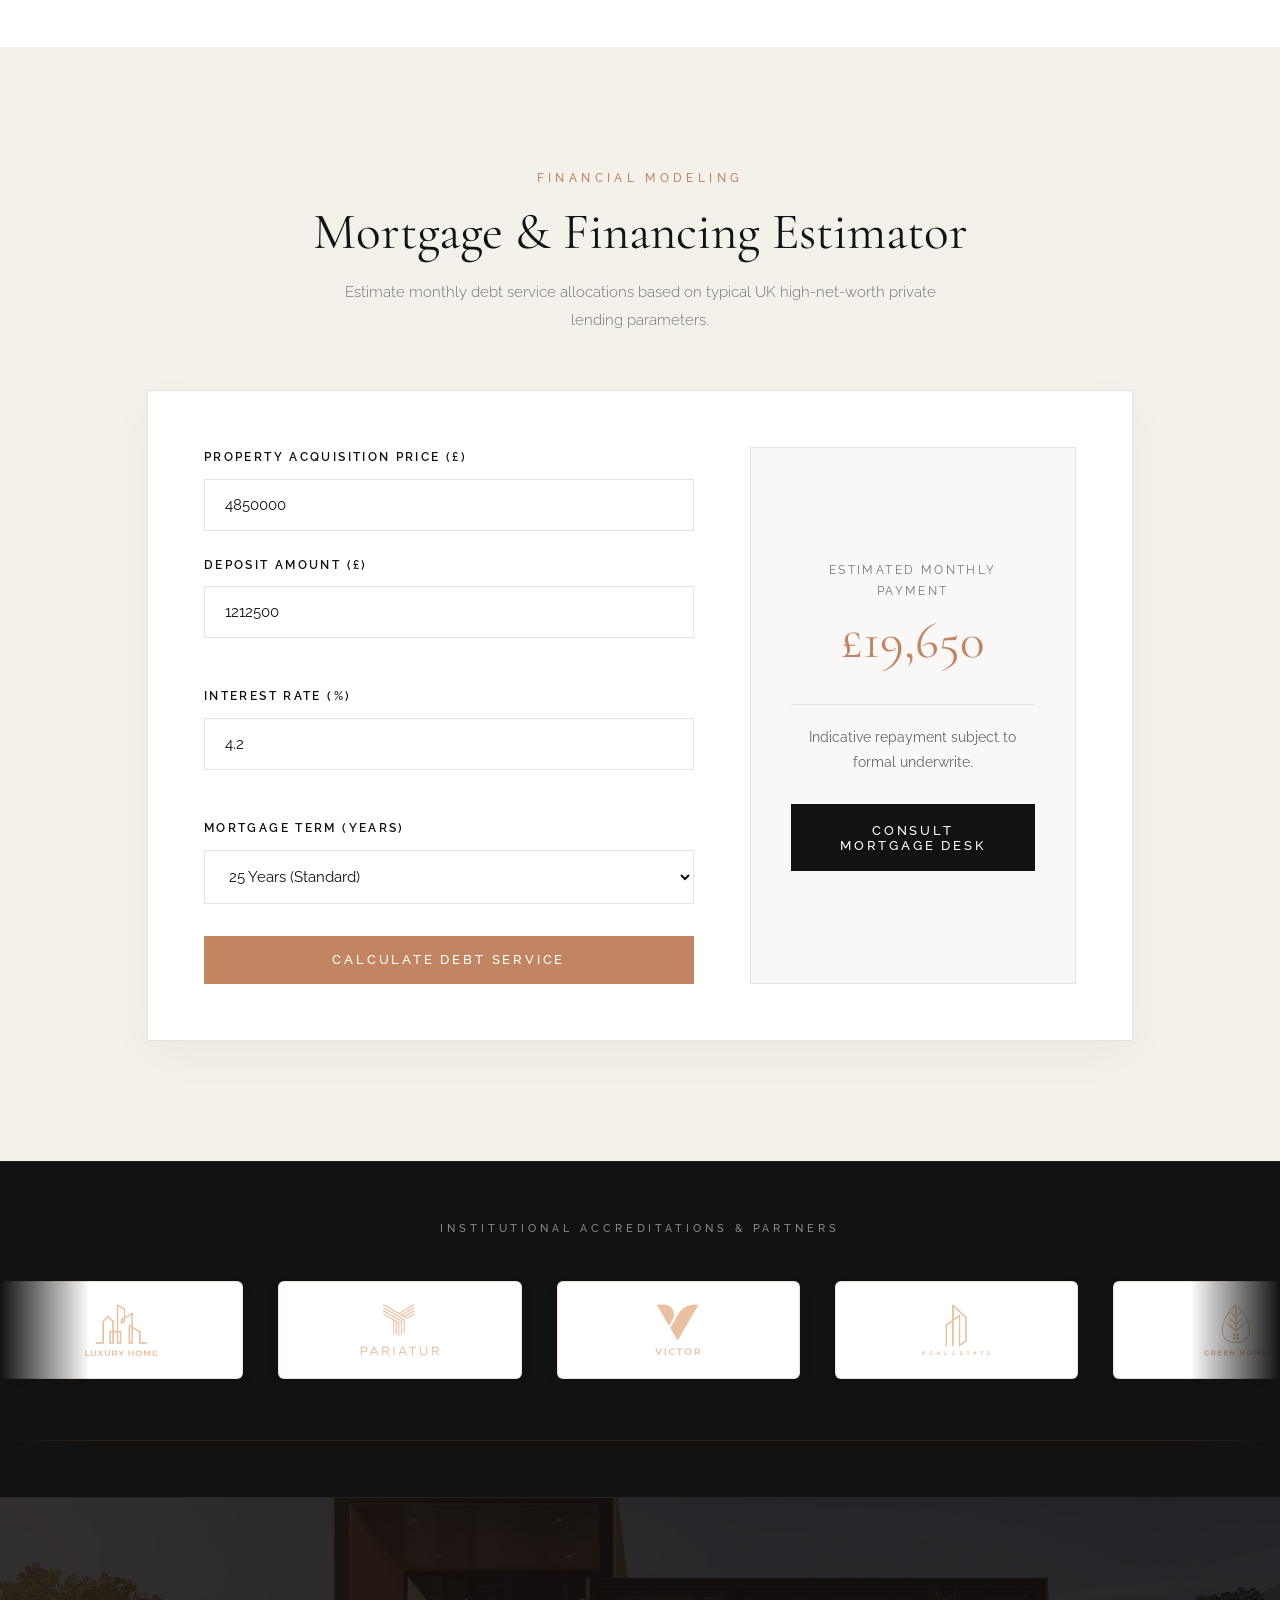
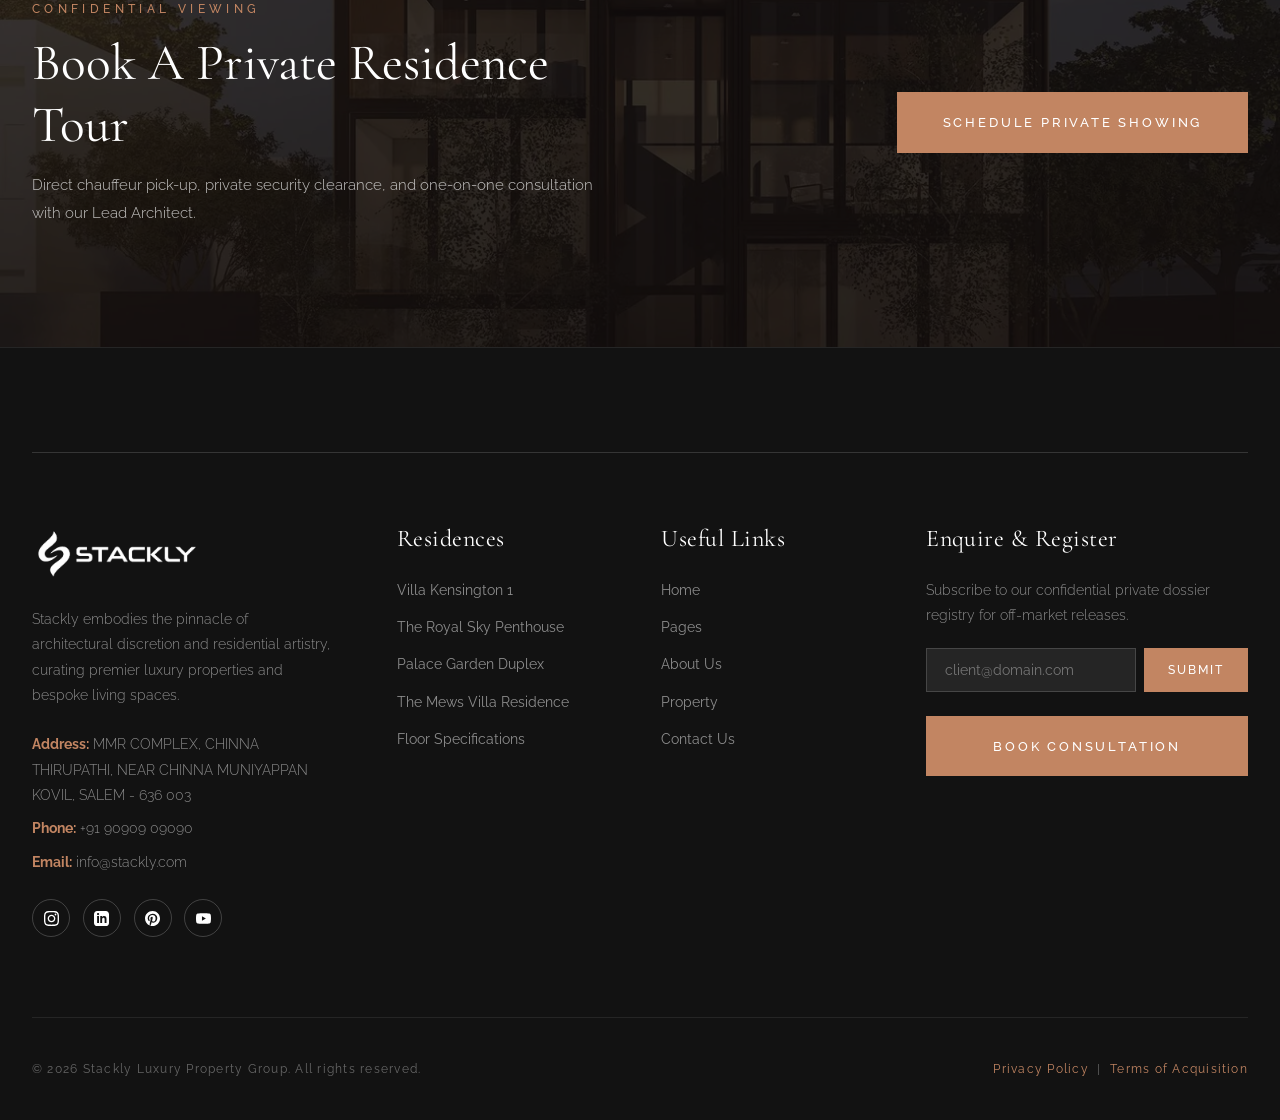
<file: property.html>
<!DOCTYPE html>
<html lang="en">
<head>
  <meta charset="UTF-8">
  <meta name="viewport" content="width=device-width, initial-scale=1.0">
  <title>Residences & Properties – Stackly Kensington Collection</title>
  <meta name="description" content="Browse available luxury penthouses, duplexes, and villas at Stackly Kensington. Complete architectural specifications, pricing, and floor plans.">
  <link rel="icon" type="image/webp" href="assets/images/stackly-logo-light.webp">
  <link rel="stylesheet" href="assets/css/style.css">
  <link rel="stylesheet" href="assets/css/responsive.css">

  <!-- Google Material Icons & Symbols -->
  <link rel="stylesheet" href="https://fonts.googleapis.com/css2?family=Material+Symbols+Outlined:opsz,wght,FILL,GRAD@20..48,100..700,0..1,-50..200">
  <link rel="stylesheet" href="https://fonts.googleapis.com/icon?family=Material+Icons">
</head>
<body>

  <!-- ==========================================================================
       HEADER & NAVIGATION (HENDON KENSINGTON EXACT)
       ========================================================================== -->
  <header id="qodef-page-header" class="site-header">
    <div class="qodef-header-inner header-inner">
      <div class="qodef-header-logo-link">
        <a href="index.html" aria-label="Stackly Home">
          <img src="assets/images/stackly-logo-light.webp" alt="Stackly Logo" class="header-logo logo-light">
          <img src="assets/images/stackly-logo-dark.webp" alt="Stackly Logo" class="header-logo logo-dark">
        </a>
      </div>

      <nav class="qodef-header-navigation main-nav" aria-label="Primary Menu">
        <ul class="menu nav-menu">
          <li class="menu-item"><a href="index.html" class="nav-link">Home</a></li>
          <li class="menu-item"><a href="pages.html" class="nav-link">Pages</a></li>
          <li class="menu-item"><a href="about-us.html" class="nav-link">About Us</a></li>
          <li class="menu-item"><a href="property.html" class="nav-link active">Property</a></li>
          <li class="menu-item"><a href="contact.html" class="nav-link">Contact Us</a></li>
        </ul>
      </nav>

      <div class="qodef-header-widget-holder header-actions">
        <div class="header-auth-wrapper">
          <a href="login.html" class="btn-header-visit btn-header-cta header-auth-btn" id="header-auth-trigger" aria-label="Login or Sign Up">
            <svg class="header-auth-icon" width="13" height="13" viewBox="0 0 24 24" fill="none" stroke="currentColor" stroke-width="2" stroke-linecap="round" stroke-linejoin="round">
              <path d="M20 21v-2a4 4 0 0 0-4-4H8a4 4 0 0 0-4 4v2"></path>
              <circle cx="12" cy="7" r="4"></circle>
            </svg>
            <span>Login / Signup</span>
            <svg class="header-auth-caret" width="10" height="10" viewBox="0 0 24 24" fill="none" stroke="currentColor" stroke-width="2.5" stroke-linecap="round" stroke-linejoin="round">
              <polyline points="6 9 12 15 18 9"></polyline>
            </svg>
          </a>
          <div class="header-auth-dropdown" id="header-auth-dropdown" role="menu" aria-label="User Account Options">
            <a href="login.html" class="header-auth-drop-link" role="menuitem">
              <div class="drop-icon">
                <svg width="15" height="15" viewBox="0 0 24 24" fill="none" stroke="currentColor" stroke-width="2" stroke-linecap="round" stroke-linejoin="round">
                  <path d="M15 3h4a2 2 0 0 1 2 2v14a2 2 0 0 1-2 2h-4"></path>
                  <polyline points="10 17 15 12 10 7"></polyline>
                  <line x1="15" y1="12" x2="3" y2="12"></line>
                </svg>
              </div>
              <div class="drop-text">
                <span class="drop-title">Resident & Admin Login</span>
                <span class="drop-desc">Access resident dossier or administration</span>
              </div>
            </a>
            <div class="header-auth-divider"></div>
            <a href="signup.html" class="header-auth-drop-link" role="menuitem">
              <div class="drop-icon">
                <svg width="15" height="15" viewBox="0 0 24 24" fill="none" stroke="currentColor" stroke-width="2" stroke-linecap="round" stroke-linejoin="round">
                  <path d="M16 21v-2a4 4 0 0 0-4-4H5a4 4 0 0 0-4 4v2"></path>
                  <circle cx="8.5" cy="7" r="4"></circle>
                  <line x1="20" y1="8" x2="20" y2="14"></line>
                  <line x1="23" y1="11" x2="17" y2="11"></line>
                </svg>
              </div>
              <div class="drop-text">
                <span class="drop-title">Apply for Registry (Sign Up)</span>
                <span class="drop-desc">Prospective resident & investor registration</span>
              </div>
            </a>
          </div>
        </div>
        <div class="qodef-side-area-opener header-offcanvas-trigger" id="qodef-side-area-opener-trigger" aria-label="Side Area Opener">
          <span></span>
          <span></span>
          <span></span>
        </div>
      </div>
    </div>
  </header>

  <!-- OFFCANVAS SIDE AREA -->
  <div class="qodef-side-area-cover offcanvas-overlay" id="qodef-side-cover" aria-hidden="true"></div>
  <aside id="qodef-side-area" class="offcanvas-panel" aria-label="Side Area" aria-hidden="true">
    <button type="button" class="qodef-side-area-close offcanvas-close" id="qodef-side-close" aria-label="Close Side Area">
      <svg width="18" height="18" viewBox="0 0 24 24" fill="none" stroke="currentColor" stroke-width="2" stroke-linecap="round" stroke-linejoin="round">
        <line x1="18" y1="6" x2="6" y2="18"></line>
        <line x1="6" y1="6" x2="18" y2="18"></line>
      </svg>
    </button>
    <div>
      <a href="index.html" style="display:inline-block; margin-bottom:2rem;">
        <img src="assets/images/stackly-logo-light.webp" alt="Stackly" style="max-width:160px; display:block;">
      </a>
      <nav class="qodef-side-area-nav offcanvas-links">
        <a href="index.html">Home</a>
        <a href="pages.html">Pages</a>
        <a href="about-us.html">About Us</a>
        <a href="property.html" class="active">Property</a>
        <a href="contact.html">Contact Us</a>
      </nav>
    </div>
    <div style="border-top:1px solid rgba(255,255,255,0.1); padding-top:2rem;">
      <p style="color:#aaa; font-size:0.85rem; margin-bottom:0.5rem;"><strong style="color:var(--color-primary);">Address:</strong> MMR COMPLEX, CHINNA THIRUPATHI, NEAR CHINNA MUNIYAPPAN KOVIL, SALEM - 636 003</p>
      <p style="color:#aaa; font-size:0.85rem; margin-bottom:0.5rem;"><strong style="color:var(--color-primary);">Phone:</strong> <a href="tel:+919090909090" style="color:inherit; text-decoration:none;">+91 90909 09090</a></p>
      <p style="color:#aaa; font-size:0.85rem; margin-bottom:0.8rem;"><strong style="color:var(--color-primary);">Email:</strong> <a href="mailto:info@stackly.com" style="color:inherit; text-decoration:none;">info@stackly.com</a></p>
      <div style="padding-top:0.8rem; border-top:1px dashed rgba(255,255,255,0.1); display:flex; gap:1.2rem; align-items:center;">
        <a href="login.html" style="color:var(--color-primary); font-size:0.85rem; text-decoration:none; font-weight:500;">Resident Login</a>
        <span style="color:rgba(255,255,255,0.2);">•</span>
        <a href="signup.html" style="color:#aaa; font-size:0.85rem; text-decoration:none;">Sign Up</a>
      </div>
    </div>
  </aside>

  <main>
    <!-- ==========================================================================
         SECTION 1: PROPERTY CATALOG HERO
         ========================================================================== -->
    <section class="page-hero-banner" style="background-image: url('assets/images/property-hero.webp');">
      <div class="container page-hero-content">
        <span class="section-subtitle">THE COLLECTION</span>
        <h1>Curated Kensington Residences</h1>
        <div class="page-breadcrumbs">
          <a href="index.html">Home</a>
          <span>/</span>
          <span>Property</span>
          <span>/</span>
          <span style="color:var(--color-primary);">Exclusive Residences</span>
        </div>
      </div>
    </section>

    <!-- ==========================================================================
         SECTION 2: DYNAMIC FILTER TOOLBAR
         ========================================================================== -->
    <section style="padding: 3rem 0; background:var(--color-white); border-bottom:1px solid var(--color-border-light);" id="property-filters">
      <div class="container">
        <div style="display:flex; justify-content:space-between; align-items:center; flex-wrap:wrap; gap:1.5rem;">
          <div class="villa-tabs" style="margin:0;">
            <button class="property-filter-btn villa-tab-btn active" data-filter="all">All Portfolios (6)</button>
            <button class="property-filter-btn villa-tab-btn" data-filter="villas">Villas (2)</button>
            <button class="property-filter-btn villa-tab-btn" data-filter="penthouses">Penthouses (2)</button>
            <button class="property-filter-btn villa-tab-btn" data-filter="duplex">Duplexes (2)</button>
          </div>

          <div style="display:flex; gap:1rem; align-items:center;">
            <span style="font-size:0.75rem; letter-spacing:0.2em; text-transform:uppercase; color:#777;">Sort By:</span>
            <select class="form-control" style="width:auto; padding:0.5rem 1.2rem; font-size:0.85rem; background:#fff;">
              <option>Price (High to Low)</option>
              <option>Price (Low to High)</option>
              <option>Square Footage</option>
            </select>
          </div>
        </div>
      </div>
    </section>

    <!-- ==========================================================================
         SECTION 3: MASTER PROPERTY COLLECTION GRID (6 RESIDENCES)
         ========================================================================== -->
    <section style="padding: 6.5rem 0; background:var(--color-bg-light);" id="residence-catalog">
      <div class="container">
        <div class="villa-grid" style="grid-template-columns: repeat(3, 1fr); gap: 2.5rem;">
          <!-- Property 1 -->
          <div class="villa-card property-grid-item stagger-item" data-category="villas">
            <div class="villa-card-image">
              <img src="assets/images/property-villa-1.webp" alt="Villa Kensington 1">
              <span class="villa-price-badge">£4,850,000</span>
            </div>
            <div class="villa-card-body">
              <h4>The Kensington Grand Villa</h4>
              <p>Monolithic limestone façade with four private en-suite pavilions and private subterranean spa.</p>
              <div class="villa-specs">
                <span><strong>4</strong> Beds</span>
                <span><strong>4.5</strong> Baths</span>
                <span><strong>420</strong> m²</span>
              </div>
              <a href="404.html" class="btn-luxury">
                <span>VIEW SPECIFICATIONS</span>
                <span class="btn-circle-arrow"><svg viewBox="0 0 24 24" fill="currentColor" aria-hidden="true"><path d="M19 10V7c0-1.1-.9-2-2-2h-3V3H4v16h16v-9h-1zM6 5h6v12H6V5zm12 12h-4v-5h4v5zm0-7h-4V7h4v3z"/></svg></span>
              </a>
            </div>
          </div>

          <!-- Property 2 -->
          <div class="villa-card property-grid-item stagger-item" data-category="penthouses">
            <div class="villa-card-image">
              <img src="assets/images/property-penthouse.webp" alt="The Royal Sky Penthouse">
              <span class="villa-price-badge">£7,400,000</span>
            </div>
            <div class="villa-card-body">
              <h4>The Royal Sky Penthouse</h4>
              <p>Crown jewel duplex crowning the Kensington development with private glass elevator and 360° terrace.</p>
              <div class="villa-specs">
                <span><strong>5</strong> Beds</span>
                <span><strong>6</strong> Baths</span>
                <span><strong>560</strong> m²</span>
              </div>
              <a href="404.html" class="btn-luxury">
                <span>VIEW SPECIFICATIONS</span>
                <span class="btn-circle-arrow"><svg viewBox="0 0 24 24" fill="currentColor" aria-hidden="true"><path d="M17 11V3H7v4H3v14h8v-4h2v4h8V11h-4zM7 19H5v-2h2v2zm0-4H5v-2h2v2zm0-4H5V9h2v2zm4 4H9v-2h2v2zm0-4H9V9h2v2zm0-4H9V5h2v2zm4 8h-2v-2h2v2zm0-4h-2V9h2v2zm0-4h-2V5h2v2zm4 12h-2v-2h2v2zm0-4h-2v-2h2v2zm0-4h-2V9h2v2z"/></svg></span>
              </a>
            </div>
          </div>

          <!-- Property 3 -->
          <div class="villa-card property-grid-item stagger-item" data-category="duplex">
            <div class="villa-card-image">
              <img src="assets/images/property-duplex.webp" alt="Palace Garden Duplex">
              <span class="villa-price-badge">£5,200,000</span>
            </div>
            <div class="villa-card-body">
              <h4>Palace Garden Duplex</h4>
              <p>Double-height 6.5m ceiling salon with mezzanine private study, wine vault, and tranquil garden court.</p>
              <div class="villa-specs">
                <span><strong>4</strong> Beds</span>
                <span><strong>4.5</strong> Baths</span>
                <span><strong>440</strong> m²</span>
              </div>
              <a href="404.html" class="btn-luxury">
                <span>VIEW SPECIFICATIONS</span>
                <span class="btn-circle-arrow"><svg viewBox="0 0 24 24" fill="currentColor" aria-hidden="true"><path d="M12 3L6 7.58V6H4v3.1L2 10.6l1.4 1.4L12 5.5l8.6 6.5 1.4-1.4L12 3zM4 12v9h16v-9l-8-6-8 6zm9 7h-2v-4h2v4z"/></svg></span>
              </a>
            </div>
          </div>

          <!-- Property 4 -->
          <div class="villa-card property-grid-item stagger-item" data-category="villas">
            <div class="villa-card-image">
              <img src="assets/images/property-villa-2.webp" alt="The Mews Villa Residence">
              <span class="villa-price-badge">£6,100,000</span>
            </div>
            <div class="villa-card-body">
              <h4>The Mews Villa Residence</h4>
              <p>Triple-aspect lateral villa framing mature plane trees, with private gated courtyard and garage.</p>
              <div class="villa-specs">
                <span><strong>5</strong> Beds</span>
                <span><strong>5.5</strong> Baths</span>
                <span><strong>510</strong> m²</span>
              </div>
              <a href="404.html" class="btn-luxury">
                <span>VIEW SPECIFICATIONS</span>
                <span class="btn-circle-arrow"><svg viewBox="0 0 24 24" fill="currentColor" aria-hidden="true"><path d="M19 4H5c-1.11 0-2 .9-2 2v12c0 1.1.89 2 2 2h14c1.1 0 2-.9 2-2V6c0-1.1-.9-2-2-2zm0 14H5V6h14v12zM6 15h12v2H6zm0-3h12v2H6zm0-3h12v2H6z"/></svg></span>
              </a>
            </div>
          </div>

          <!-- Property 5 -->
          <div class="villa-card property-grid-item stagger-item" data-category="duplex">
            <div class="villa-card-image">
              <img src="assets/images/property-villa-3.webp" alt="The Belgravia Suite">
              <span class="villa-price-badge">£3,450,000</span>
            </div>
            <div class="villa-card-body">
              <h4>The Belgravia Suite</h4>
              <p>A refined lateral residence boasting high ceilings, bespoke herringbone parquet, and Poggenpohl kitchen.</p>
              <div class="villa-specs">
                <span><strong>3</strong> Beds</span>
                <span><strong>3</strong> Baths</span>
                <span><strong>310</strong> m²</span>
              </div>
              <a href="404.html" class="btn-luxury">
                <span>VIEW SPECIFICATIONS</span>
                <span class="btn-circle-arrow"><svg viewBox="0 0 24 24" fill="currentColor" aria-hidden="true"><path d="M18 10V7c0-1.66-1.34-3-3-3s-3 1.34-3 3v3H4c-1.1 0-2 .9-2 2v8h20v-8c0-1.1-.9-2-2-2h-2zm-4-3c0-.55.45-1 1-1s1 .45 1 1v3h-2V7zM6 18v-6h5v6H6zm12 0h-5v-6h5v6z"/></svg></span>
              </a>
            </div>
          </div>

          <!-- Property 6 -->
          <div class="villa-card property-grid-item stagger-item" data-category="penthouses">
            <div class="villa-card-image">
              <img src="assets/images/property-villa-4.webp" alt="The Horizon Sky Terrace">
              <span class="villa-price-badge">£5,150,000</span>
            </div>
            <div class="villa-card-body">
              <h4>The Horizon Sky Terrace</h4>
              <p>Top floor lateral suite featuring an expansive wraparound deck overlooking Kensington Palace Gardens.</p>
              <div class="villa-specs">
                <span><strong>4</strong> Beds</span>
                <span><strong>4</strong> Baths</span>
                <span><strong>460</strong> m²</span>
              </div>
              <a href="404.html" class="btn-luxury">
                <span>VIEW SPECIFICATIONS</span>
                <span class="btn-circle-arrow"><svg viewBox="0 0 24 24" fill="currentColor" aria-hidden="true"><path d="M10 10v3h4v-3h-4zm-6 3h4v-3H4v3zm16-3v3h-4v-3h4zM8.83 6h6.34l-1 2H9.83l-1-2zM4 21h16v-6H4v6zm-2-8h2.38l1.7-3.4A1.996 1.996 0 0 1 7.86 8.5L9.11 6H4c-1.1 0-2 .9-2 2v5zm20-5c0-1.1-.9-2-2-2h-5.11l1.25 2.5c.34.68.3 1.48-.1 2.1l1.7 3.4H22V8z"/></svg></span>
              </a>
            </div>
          </div>
        </div>
      </div>
    </section>

    <!-- ==========================================================================
         SECTION 4: SELECTED PROPERTY IN-DEPTH SPOTLIGHT
         ========================================================================== -->
    <section style="padding: 7.5rem 0; background:var(--color-white);" id="property-spotlight">
      <div class="container">
        <div style="display:grid; grid-template-columns: 1.1fr 0.9fr; gap: 4.5rem; align-items:center;">
          <div class="fade-up stagger-item">
            <span class="section-subtitle">ARCHITECTURAL SPOTLIGHT</span>
            <h2 class="section-title">Villa Kensington 1: Private Dossier</h2>
            <p>Crafted as an acoustic fortress in the heart of London, Villa Kensington 1 combines quadruple-laminated acoustic glazing with independent floating slab structural isolating systems.</p>
            
            <div style="border-top:1px solid var(--color-border-light); padding-top:1.5rem; margin-top:2rem;">
              <div style="display:grid; grid-template-columns: 1fr 1fr; gap:1.2rem; font-size:0.88rem;">
                <div><strong>Tenure:</strong> Share of Freehold</div>
                <div><strong>Service Charge:</strong> Estimated £8.50/sq ft</div>
                <div><strong>Parking:</strong> 2 Secure Underground Spaces</div>
                <div><strong>Energy Rating:</strong> EPC A (BREEAM Outstanding)</div>
                <div><strong>HVAC:</strong> Individual HEPA Filtration</div>
                <div><strong>Handover:</strong> Immediate Occupancy</div>
              </div>
            </div>

            <div style="margin-top:2.5rem; display:flex; gap:1.5rem; flex-wrap:wrap;">
              <a href="404.html" class="btn-solid-copper">SCHEDULE PRIVATE VIEWING</a>
              <button class="btn-solid-dark" onclick="window.location.href='404.html'">DOWNLOAD DOSSIER (PDF)</button>
            </div>
          </div>

          <div class="stagger-item">
            <div class="masked-reveal-box is-revealed" style="border-radius:4px; overflow:hidden; box-shadow: 0 20px 45px rgba(0,0,0,0.12); margin-bottom:1.5rem;">
              <img src="assets/images/gallery-interior-1.webp" alt="Villa Kensington 1 Salon" style="width:100%; display:block; transition:transform 0.8s ease;">
            </div>
            <div style="display:grid; grid-template-columns: 1fr 1fr; gap:1rem;">
              <img src="assets/images/gallery-interior-2.webp" alt="Detail 1" style="border-radius:2px; box-shadow:0 6px 18px rgba(0,0,0,0.06); width:100%; height:140px; object-fit:cover;">
              <img src="assets/images/gallery-interior-4.webp" alt="Detail 2" style="border-radius:2px; box-shadow:0 6px 18px rgba(0,0,0,0.06); width:100%; height:140px; object-fit:cover;">
            </div>
          </div>
        </div>
      </div>
    </section>

    <!-- ==========================================================================
         SECTION 5: INTERACTIVE 3D FLOOR PLAN & SCHEMATICS
         ========================================================================== -->
    <section class="section-floorplan" style="background:var(--color-bg-light);">
      <div class="container">
        <div class="text-center">
          <span class="section-subtitle">SPATIAL DISTRIBUTION</span>
          <h2 class="section-title">Interactive Architectural Schematics</h2>
          <p class="section-desc">Toggle between unit layouts to inspect living ratios, private corridors, and terrace dimensions.</p>
        </div>

        <div class="floorplan-wrapper stagger-item">
          <div class="floorplan-selector-list">
            <div class="floorplan-tab-item active" data-plan="penthouse">
              <h5>The Sky Penthouse <span class="fp-price">£7.4M</span></h5>
              <p>Top-tier duplex with private infinity plunge pool and 360° London skyline views.</p>
            </div>
            <div class="floorplan-tab-item" data-plan="duplex">
              <h5>Palace Garden Duplex <span class="fp-price">£5.2M</span></h5>
              <p>Double-height 6.5m ceiling salon with mezzanine study and bespoke wine vault.</p>
            </div>
            <div class="floorplan-tab-item" data-plan="garden">
              <h5>Villa Kensington 1 <span class="fp-price">£4.85M</span></h5>
              <p>Secluded courtyard residence with mature Japanese maples and private subterranean gallery.</p>
            </div>
          </div>

          <div class="floorplan-view-box">
            <div class="floorplan-image-stage">
              <img src="assets/images/floorplan-schematic.webp" alt="Schematic" id="floorplan-display-img">
            </div>
            <div class="floorplan-specs-bar">
              <div class="fp-spec-col">
                <span>Total Area</span>
                <strong id="fp-area-val">480 m² / 5,166 sq.ft</strong>
              </div>
              <div class="fp-spec-col">
                <span>Bedrooms</span>
                <strong id="fp-beds-val">4 Master En-Suites</strong>
              </div>
              <div class="fp-spec-col">
                <span>Bathrooms</span>
                <strong id="fp-baths-val">5.5 Marble Baths</strong>
              </div>
              <div class="fp-spec-col">
                <span>Terrace Area</span>
                <strong id="fp-terrace-val">120 m² Wraparound</strong>
              </div>
            </div>
          </div>
        </div>
      </div>
    </section>

    <!-- ==========================================================================
         SECTION 6: NEIGHBORHOOD PROXIMITY & LIFESTYLE RADIUS
         ========================================================================== -->
    <section class="section-neighborhood" style="background:var(--color-white); padding:7.5rem 0;">
      <div class="container">
        <div class="text-center" style="margin-bottom: 4rem;">
          <span class="section-subtitle">THE KENSINGTON ADDRESS</span>
          <h2 class="section-title">Commute & Lifestyle Radius</h2>
          <p class="section-desc">London’s most iconic cultural and dining institutions within effortless travel distance.</p>
        </div>

        <div style="display:grid; grid-template-columns: repeat(4, 1fr); gap: 2rem;">
          <div class="lifestyle-card stagger-item">
            <h3>3</h3>
            <span class="lifestyle-unit">MINUTES WALK</span>
            <h5>Kensington Gardens</h5>
            <p>Immediate access to the tranquil royal grounds and Serpentine lake.</p>
          </div>

          <div class="lifestyle-card stagger-item">
            <h3>6</h3>
            <span class="lifestyle-unit">MINUTES TRANSIT</span>
            <h5>Harrods & Knightsbridge</h5>
            <p>The world's premier luxury department store and designer boutiques.</p>
          </div>

          <div class="lifestyle-card stagger-item">
            <h3>22</h3>
            <span class="lifestyle-unit">MINUTES DRIVE</span>
            <h5>London Heathrow Airport</h5>
            <p>Rapid direct highway routing to VIP private jet terminals.</p>
          </div>

          <div class="lifestyle-card stagger-item">
            <h3>12</h3>
            <span class="lifestyle-unit">MINUTES VEHICLE</span>
            <h5>Mayfair Private Clubs</h5>
            <p>Annabel’s, 5 Hertford Street, and the arts center of Berkeley Square.</p>
          </div>
        </div>
      </div>
    </section>

    <!-- ==========================================================================
         SECTION 7: INTERACTIVE MORTGAGE & INVESTMENT CALCULATOR
         ========================================================================== -->
    <section style="padding: 7.5rem 0; background:var(--color-bg-alt);" id="mortgage-calc">
      <div class="container" style="max-width:1050px;">
        <div class="text-center" style="margin-bottom: 3.5rem;">
          <span class="section-subtitle">FINANCIAL MODELING</span>
          <h2 class="section-title">Mortgage & Financing Estimator</h2>
          <p class="section-desc">Estimate monthly debt service allocations based on typical UK high-net-worth private lending parameters.</p>
        </div>

        <div class="stagger-item" style="background:#fff; border:1px solid var(--color-border-light); padding:3.5rem; display:grid; grid-template-columns: 1.2fr 0.8fr; gap:3.5rem; box-shadow:0 15px 40px rgba(0,0,0,0.04);">
          <form id="mortgage-calculator-form" novalidate>
            <div class="form-group">
              <label for="calc-price">Property Acquisition Price (£)</label>
              <input type="number" id="calc-price" class="form-control" value="4850000" step="50000">
            </div>
            <div class="form-row">
              <div class="form-group">
                <label for="calc-deposit">Deposit Amount (£)</label>
                <input type="number" id="calc-deposit" class="form-control" value="1212500" step="25000">
              </div>
              <div class="form-group">
                <label for="calc-rate">Interest Rate (%)</label>
                <input type="number" id="calc-rate" class="form-control" value="4.2" step="0.1">
              </div>
            </div>
            <div class="form-group">
              <label for="calc-term">Mortgage Term (Years)</label>
              <select id="calc-term" class="form-control">
                <option value="15">15 Years (Capital & Interest)</option>
                <option value="25" selected>25 Years (Standard)</option>
                <option value="30">30 Years (Extended)</option>
              </select>
            </div>
            <button type="button" id="btn-calc-mortgage" class="btn-solid-copper" style="width:100%; height:48px; margin-top:0.5rem;">CALCULATE DEBT SERVICE</button>
          </form>

          <div style="background:var(--color-bg-light); border:1px solid var(--color-border-light); padding:2.5rem; display:flex; flex-direction:column; justify-content:center; text-align:center;">
            <span style="font-size:0.75rem; letter-spacing:0.2em; text-transform:uppercase; color:#777; display:block; margin-bottom:0.5rem;">ESTIMATED MONTHLY PAYMENT</span>
            <h3 id="calc-result-val" style="color:var(--color-primary); font-size:3.2rem; margin-bottom:1rem; font-family:var(--font-heading);">£19,650</h3>
            
            <div style="border-top:1px solid var(--color-border-light); padding-top:1.2rem; margin-top:1rem; font-size:0.88rem; color:#666;">
              Indicative repayment subject to formal underwrite.
            </div>

            <button class="btn-solid-dark" style="margin-top:1.8rem;" onclick="window.location.href='404.html'">CONSULT MORTGAGE DESK</button>
          </div>
        </div>
      </div>
    </section>

    <!-- ==========================================================================
         SECTION 7.5: PARTNER LOGOS AUTO-SCROLLING MARQUEE
         ========================================================================== -->
    <section class="section-partners-marquee" style="background:#121212; padding:3.5rem 0; border-top:1px solid rgba(255,255,255,0.08); border-bottom:1px solid rgba(255,255,255,0.08);">
      <div class="container text-center" style="margin-bottom:1.5rem;">
        <span class="section-subtitle" style="margin-bottom:0.2rem; font-size:0.7rem; color:rgba(255,255,255,0.5);">INSTITUTIONAL ACCREDITATIONS & PARTNERS</span>
      </div>
      <div class="partners-marquee-wrapper" aria-label="Client Partners Auto-scrolling Carousel">
        <div class="partners-marquee-track">
          <!-- Set 1 -->
          <div class="partner-logo-item" title="Luxury Home Architecture">
            <img src="assets/images/client-logo-1.webp" alt="Partner Architectural Bureau">
          </div>
          <div class="partner-logo-item" title="RIBA Chartered Practice">
            <img src="assets/images/client-logo-2.webp" alt="RIBA Chartered Architect">
          </div>
          <div class="partner-logo-item" title="Kensington Heritage Guild">
            <img src="assets/images/client-logo-3.webp" alt="Heritage Restoration Guild">
          </div>
          <div class="partner-logo-item" title="BREEAM Sustainable Engineering">
            <img src="assets/images/client-logo-4.webp" alt="BREEAM Outstanding">
          </div>
          <div class="partner-logo-item" title="International Property Awards">
            <img src="assets/images/client-logo-5.webp" alt="International Property Awards 2025">
          </div>
          <!-- Set 2 for seamless loop -->
          <div class="partner-logo-item" title="Luxury Home Architecture">
            <img src="assets/images/client-logo-1.webp" alt="Partner Architectural Bureau">
          </div>
          <div class="partner-logo-item" title="RIBA Chartered Practice">
            <img src="assets/images/client-logo-2.webp" alt="RIBA Chartered Architect">
          </div>
          <div class="partner-logo-item" title="Kensington Heritage Guild">
            <img src="assets/images/client-logo-3.webp" alt="Heritage Restoration Guild">
          </div>
          <div class="partner-logo-item" title="BREEAM Sustainable Engineering">
            <img src="assets/images/client-logo-4.webp" alt="BREEAM Outstanding">
          </div>
          <div class="partner-logo-item" title="International Property Awards">
            <img src="assets/images/client-logo-5.webp" alt="International Property Awards 2025">
          </div>
        </div>
      </div>
    </section>

    <!-- ==========================================================================
         SECTION 8: PRIVATE VIEWING & INSPECTION BANNER
         ========================================================================== -->
    <section class="section-booking-banner" style="background-image: url('assets/images/hero-slide-2.webp');">
      <div class="container">
        <div class="booking-banner-inner">
          <div class="booking-text-side">
            <span class="section-subtitle">CONFIDENTIAL VIEWING</span>
            <h2>Book A Private Residence Tour</h2>
            <p>Direct chauffeur pick-up, private security clearance, and one-on-one consultation with our Lead Architect.</p>
          </div>
          <div>
            <a href="404.html" class="btn-solid-copper">SCHEDULE PRIVATE SHOWING</a>
          </div>
        </div>
      </div>
    </section>
  </main>

  <!-- ==========================================================================
       SECTION 13: FOOTER (COLUMN STAGGER & LINE REVEAL, ENQUIRY FORM & SOCIAL LINKS)
       ========================================================================== -->
  <footer id="qodef-page-footer" class="site-footer">
    <div class="container">
      <div class="footer-reveal-line" id="footer-reveal-line"></div>
      
      <div class="footer-top-grid">
        <div class="footer-col stagger-item">
          <img src="assets/images/stackly-logo-light.webp" alt="Stackly Real Estate" class="footer-brand-logo">
          <p>Stackly embodies the pinnacle of architectural discretion and residential artistry, curating premier luxury properties and bespoke living spaces.</p>
          <div style="color:#aaa; font-size:0.85rem; margin-top:1.5rem; line-height:1.6;">
            <p style="margin-bottom:0.5rem;"><strong style="color:var(--color-primary);">Address:</strong> MMR COMPLEX, CHINNA THIRUPATHI, NEAR CHINNA MUNIYAPPAN KOVIL, SALEM - 636 003</p>
            <p style="margin-bottom:0.5rem;"><strong style="color:var(--color-primary);">Phone:</strong> <a href="tel:+919090909090" style="color:inherit; text-decoration:none;">+91 90909 09090</a></p>
            <p style="margin-bottom:0.5rem;"><strong style="color:var(--color-primary);">Email:</strong> <a href="mailto:info@stackly.com" style="color:inherit; text-decoration:none;">info@stackly.com</a></p>
          </div>
          
          <!-- Social Media Links -->
          <div class="footer-social-links">
            <a href="404.html" class="footer-social-icon" aria-label="Instagram">
              <svg viewBox="0 0 24 24"><path d="M12 2.163c3.204 0 3.584.012 4.85.07 3.252.148 4.771 1.691 4.919 4.919.058 1.265.069 1.645.069 4.849 0 3.205-.012 3.584-.069 4.849-.149 3.225-1.664 4.771-4.919 4.919-1.266.058-1.644.07-4.85.07-3.204 0-3.584-.012-4.849-.07-3.26-.149-4.771-1.699-4.919-4.92-.058-1.265-.07-1.644-.07-4.849 0-3.204.013-3.583.07-4.849.149-3.227 1.664-4.771 4.919-4.919 1.266-.057 1.645-.069 4.849-.069zm0-2.163c-3.259 0-3.667.014-4.947.072-4.358.2-6.78 2.618-6.98 6.98-.059 1.281-.073 1.689-.073 4.948 0 3.259.014 3.668.072 4.948.2 4.358 2.618 6.78 6.98 6.98 1.281.058 1.689.072 4.948.072 3.259 0 3.668-.014 4.948-.072 4.354-.2 6.782-2.618 6.979-6.98.059-1.28.073-1.689.073-4.948 0-3.259-.014-3.667-.072-4.947-.196-4.354-2.617-6.78-6.979-6.98-1.281-.059-1.69-.073-4.949-.073zm0 5.838c-3.403 0-6.162 2.759-6.162 6.162s2.759 6.163 6.162 6.163 6.162-2.759 6.162-6.163c0-3.403-2.759-6.162-6.162-6.162zm0 10.162c-2.209 0-4-1.79-4-4 0-2.209 1.791-4 4-4s4 1.791 4 4c0 2.21-1.791 4-4 4zm6.406-11.845c-.796 0-1.441.645-1.441 1.44s.645 1.44 1.441 1.44c.795 0 1.439-.645 1.439-1.44s-.644-1.44-1.439-1.44z"/></svg>
            </a>
            <a href="404.html" class="footer-social-icon" aria-label="LinkedIn">
              <svg viewBox="0 0 24 24"><path d="M19 0h-14c-2.761 0-5 2.239-5 5v14c0 2.761 2.239 5 5 5h14c2.762 0 5-2.239 5-5v-14c0-2.761-2.238-5-5-5zm-11 19h-3v-11h3v11zm-1.5-12.268c-.966 0-1.75-.79-1.75-1.764s.784-1.764 1.75-1.764 1.75.79 1.75 1.764-.783 1.764-1.75 1.764zm13.5 12.268h-3v-5.604c0-3.368-4-3.113-4 0v5.604h-3v-11h3v1.765c1.396-2.586 7-2.777 7 2.476v6.759z"/></svg>
            </a>
            <a href="404.html" class="footer-social-icon" aria-label="Pinterest">
              <svg viewBox="0 0 24 24"><path d="M12 0c-6.627 0-12 5.372-12 12 0 5.084 3.163 9.426 7.627 11.174-.105-.949-.2-2.405.042-3.441.218-.937 1.407-5.965 1.407-5.965s-.359-.719-.359-1.782c0-1.668.967-2.914 2.171-2.914 1.023 0 1.518.769 1.518 1.69 0 1.029-.655 2.568-.994 3.995-.283 1.194.599 2.169 1.777 2.169 2.133 0 3.772-2.249 3.772-5.495 0-2.873-2.064-4.882-5.012-4.882-3.414 0-5.418 2.561-5.418 5.207 0 1.031.397 2.138.893 2.738.098.119.112.224.083.345-.09.375-.291 1.199-.332 1.357-.053.211-.174.268-.401.161-1.499-.698-2.436-2.889-2.436-4.649 0-3.785 2.75-7.262 7.929-7.262 4.163 0 7.398 2.967 7.398 6.931 0 4.136-2.607 7.464-6.227 7.464-1.216 0-2.359-.631-2.75-1.378l-.748 2.853c-.271 1.043-1.002 2.35-1.492 3.146 1.124.347 2.317.535 3.554.535 6.627 0 12-5.373 12-12 0-6.628-5.373-12-12-12z"/></svg>
            </a>
            <a href="404.html" class="footer-social-icon" aria-label="YouTube">
              <svg viewBox="0 0 24 24"><path d="M23.498 6.186a3.016 3.016 0 0 0-2.122-2.136C19.505 3.545 12 3.545 12 3.545s-7.505 0-9.377.505A3.017 3.017 0 0 0 .502 6.186C0 8.07 0 12 0 12s0 3.93.502 5.814a3.016 3.016 0 0 0 2.122 2.136c1.871.505 9.376.505 9.376.505s7.505 0 9.377-.505a3.015 3.015 0 0 0 2.122-2.136C24 15.93 24 12 24 12s0-3.93-.502-5.814zM9.545 15.568V8.432L15.818 12l-6.273 3.568z"/></svg>
            </a>
          </div>
        </div>

        <div class="footer-col stagger-item">
          <h5>Residences</h5>
          <div class="footer-links-list">
            <a href="property.html">Villa Kensington 1</a>
            <a href="property.html">The Royal Sky Penthouse</a>
            <a href="property.html">Palace Garden Duplex</a>
            <a href="property.html">The Mews Villa Residence</a>
            <a href="property.html">Floor Specifications</a>
          </div>
        </div>

        <div class="footer-col stagger-item">
          <h5>Useful Links</h5>
          <div class="footer-links-list">
            <a href="index.html">Home</a>
            <a href="pages.html">Pages</a>
            <a href="about-us.html">About Us</a>
            <a href="property.html">Property</a>
            <a href="contact.html">Contact Us</a>
          </div>
        </div>

        <div class="footer-col stagger-item">
          <h5>Enquire & Register</h5>
          <p>Subscribe to our confidential private dossier registry for off-market releases.</p>
          <form class="footer-enquiry-form" novalidate>
            <input type="email" placeholder="client@domain.com">
            <button type="submit">SUBMIT</button>
          </form>
          <a href="404.html" class="btn-solid-copper" style="margin-top:1.5rem; display:inline-block; width:100%; text-align:center;">BOOK CONSULTATION</a>
        </div>
      </div>

      <div class="footer-bottom">
        <div>&copy; 2026 Stackly Luxury Property Group. All rights reserved.</div>
        <div>
          <a href="pages.html">Privacy Policy</a> &nbsp;|&nbsp; 
          <a href="pages.html">Terms of Acquisition</a>
        </div>
      </div>
    </div>
  </footer>

  <!-- BACK TO TOP BUTTON -->
  <div id="qodef-back-to-top" aria-label="Back to Top">
    <svg viewBox="0 0 24 24" fill="currentColor" aria-hidden="true"><path d="M8 11h3v10h2V11h3l-4-4-4 4zM4 3v2h16V3H4z"/></svg>
  </div>

  <script src="assets/js/main.js"></script>
  <script src="assets/js/property.js"></script>
</body>
</html>
</file>
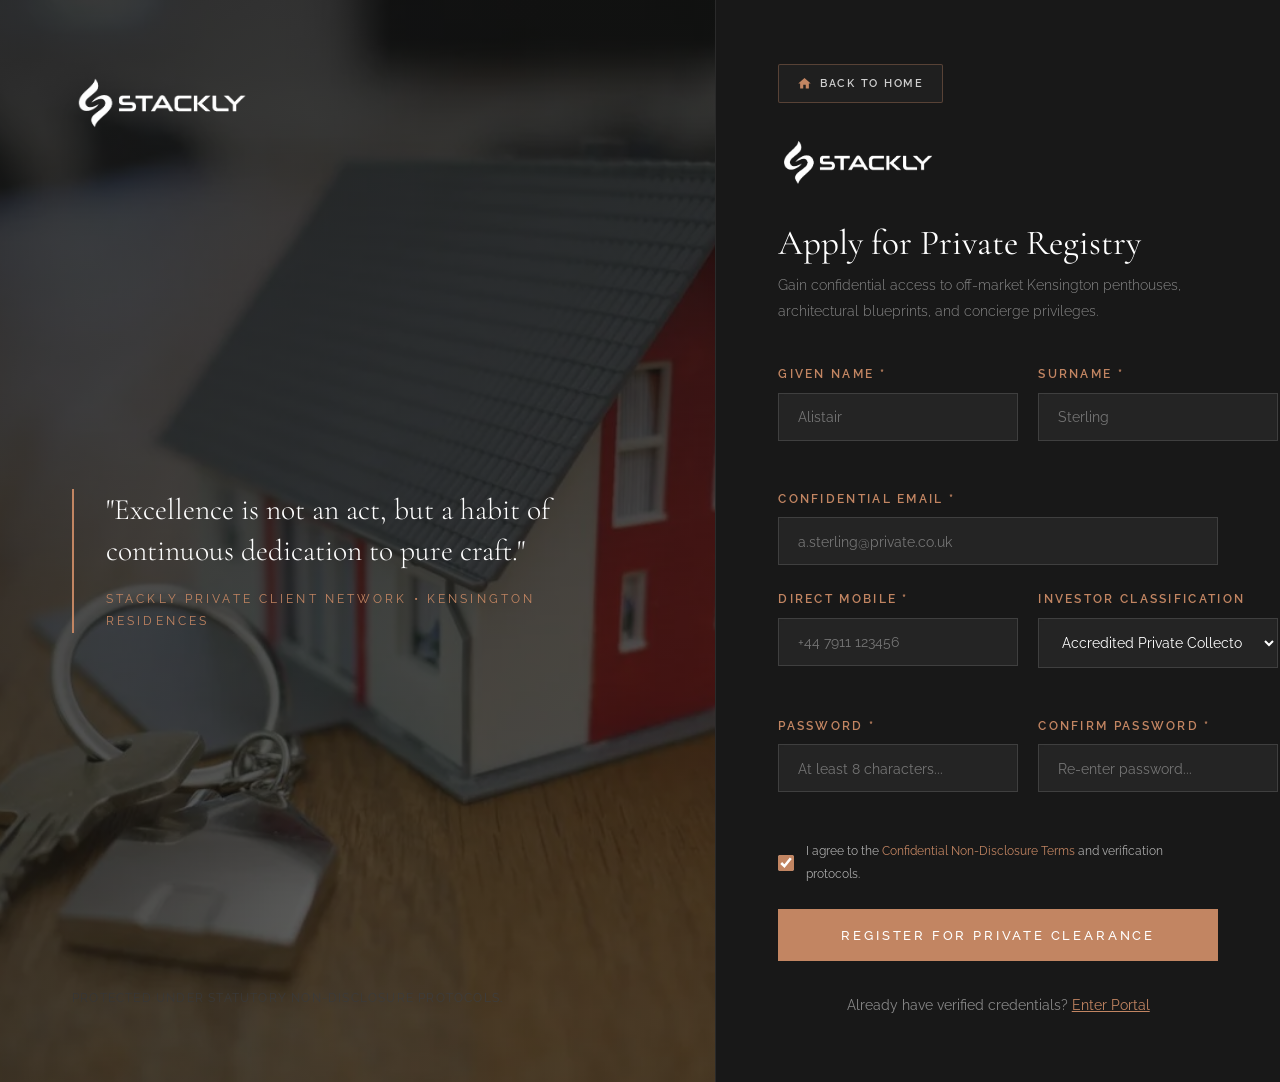
<file: signup.html>
<!DOCTYPE html>
<html lang="en">
<head>
  <meta charset="UTF-8">
  <meta name="viewport" content="width=device-width, initial-scale=1.0">
  <title>Private Registry Application – Stackly Kensington</title>
  <meta name="description" content="Apply for accreditation into the Stackly Private Residence Registry for off-market Kensington properties.">
  <link rel="icon" type="image/webp" href="assets/images/stackly-logo-light.webp">
  
  <link rel="stylesheet" href="assets/css/style.css">
  <link rel="stylesheet" href="assets/css/dashboard.css">
  <link rel="stylesheet" href="assets/css/responsive.css">

  <!-- Google Material Icons & Symbols -->
  <link rel="stylesheet" href="https://fonts.googleapis.com/css2?family=Material+Symbols+Outlined:opsz,wght,FILL,GRAD@20..48,100..700,0..1,-50..200">
  <link rel="stylesheet" href="https://fonts.googleapis.com/icon?family=Material+Icons">
</head>
<body class="auth-page-wrapper">

  <div class="auth-split-layout">
    <!-- Visual Side Panel -->
    <div class="auth-visual-panel">
      <div class="auth-visual-content">
        <a href="index.html">
          <img src="assets/images/stackly-logo-light.webp" alt="Stackly Logo" style="max-width:180px;">
        </a>
      </div>

      <div class="auth-quote-box">
        <blockquote>"Excellence is not an act, but a habit of continuous dedication to pure craft."</blockquote>
        <div class="auth-quote-author">STACKLY PRIVATE CLIENT NETWORK • KENSINGTON RESIDENCES</div>
      </div>

      <div style="font-size:0.75rem; color:#888; letter-spacing:0.1em;">
        PROTECTED UNDER STATUTORY NON-DISCLOSURE PROTOCOLS.
      </div>
    </div>

    <!-- Auth Form Panel -->
    <div class="auth-form-panel">
      <div class="auth-card">
        <a href="index.html" class="auth-back-home" title="Return to Kensington Homepage">
          <svg width="15" height="15" viewBox="0 0 24 24" fill="currentColor" aria-hidden="true">
            <path d="M10 20v-6h4v6h5v-8h3L12 3 2 12h3v8z"/>
          </svg>
          <span>Back To Home</span>
        </a>

        <div class="auth-card-header">
          <a href="index.html">
            <img src="assets/images/stackly-logo-light.webp" alt="Stackly" class="auth-card-logo">
          </a>
          <h2>Apply for Private Registry</h2>
          <p>Gain confidential access to off-market Kensington penthouses, architectural blueprints, and concierge privileges.</p>
        </div>

        <form id="auth-signup-form" novalidate>
          <div class="form-row">
            <div class="form-group">
              <label for="reg-first">Given Name *</label>
              <input type="text" id="reg-first" class="form-control" placeholder="Alistair">
            </div>
            <div class="form-group">
              <label for="reg-last">Surname *</label>
              <input type="text" id="reg-last" class="form-control" placeholder="Sterling">
            </div>
          </div>

          <div class="form-group">
            <label for="reg-email">Confidential Email *</label>
            <input type="email" id="reg-email" class="form-control" placeholder="a.sterling@private.co.uk">
          </div>

          <div class="form-row">
            <div class="form-group">
              <label for="reg-phone">Direct Mobile *</label>
              <input type="tel" id="reg-phone" class="form-control" placeholder="+44 7911 123456">
            </div>
            <div class="form-group">
              <label for="reg-type">Investor Classification</label>
              <select id="reg-type" class="form-control">
                <option>Accredited Private Collector</option>
                <option>Single Family Office Principal</option>
                <option>Prospective Resident Buyer</option>
                <option>Corporate Advisory Representative</option>
              </select>
            </div>
          </div>

          <div class="form-row">
            <div class="form-group">
              <label for="reg-pass">Password *</label>
              <input type="password" id="reg-pass" class="form-control" placeholder="At least 8 characters..." autocomplete="new-password">
            </div>
            <div class="form-group">
              <label for="reg-pass-confirm">Confirm Password *</label>
              <input type="password" id="reg-pass-confirm" class="form-control" placeholder="Re-enter password..." autocomplete="new-password">
            </div>
          </div>

          <div class="form-check" style="margin-bottom:1.5rem;">
            <input type="checkbox" id="reg-agree" checked>
            <label for="reg-agree" style="font-size:0.78rem; text-transform:none; letter-spacing:0; color:#aaa;">
              I agree to the <a href="pages.html" style="color:var(--color-primary);">Confidential Non-Disclosure Terms</a> and verification protocols.
            </label>
          </div>

          <button type="submit" class="btn-solid-copper" style="width:100%;" id="btn-signup-submit">REGISTER FOR PRIVATE CLEARANCE</button>
        </form>

        <div style="margin-top:2rem; text-align:center; font-size:0.85rem; color:#888;">
          Already have verified credentials? <a href="login.html" style="color:var(--color-primary); text-decoration:underline;">Enter Portal</a>
        </div>
      </div>
    </div>
  </div>

  <script src="assets/js/main.js"></script>
  <script>
    const signupForm = document.getElementById('auth-signup-form');
    signupForm.noValidate = true;

    const emailRegex = /^[^\s@]+@[^\s@]+\.[^\s@]+$/;

    function showSignupError(field, message) {
      field.classList.add('is-invalid');
      const group = field.closest('.form-group, .form-check');
      if (group) group.classList.add('has-error');
      let err = group ? group.querySelector('.field-error-msg') : null;
      if (!err) {
        err = document.createElement('span');
        err.className = 'field-error-msg';
        group.appendChild(err);
      }
      err.innerHTML = `
        <span class="field-error-icon">
          <svg width="13" height="13" viewBox="0 0 24 24" fill="none" stroke="currentColor" stroke-width="2.5" stroke-linecap="round" stroke-linejoin="round">
            <circle cx="12" cy="12" r="10"></circle>
            <line x1="12" y1="8" x2="12" y2="12"></line>
            <line x1="12" y1="16" x2="12.01" y2="16"></line>
          </svg>
        </span>
        <span class="field-error-text">${message}</span>
      `;
      err.style.display = 'inline-flex';

      field.classList.remove('field-shaking');
      void field.offsetWidth;
      field.classList.add('field-shaking');
    }

    function clearSignupError(field) {
      field.classList.remove('is-invalid');
      const group = field.closest('.form-group, .form-check');
      if (group) group.classList.remove('has-error');
      const err = group ? group.querySelector('.field-error-msg') : null;
      if (err) err.style.display = 'none';
    }

    ['reg-first', 'reg-last', 'reg-email', 'reg-phone', 'reg-pass', 'reg-pass-confirm', 'reg-agree'].forEach(id => {
      const el = document.getElementById(id);
      if (el) {
        el.addEventListener('input', () => {
          clearSignupError(el);
          if (id === 'reg-pass') {
            const confirmEl = document.getElementById('reg-pass-confirm');
            if (confirmEl && confirmEl.classList.contains('is-invalid')) {
              clearSignupError(confirmEl);
            }
          }
        });
        el.addEventListener('change', () => clearSignupError(el));
      }
    });

    signupForm.addEventListener('submit', (e) => {
      e.preventDefault();
      let isValid = true;
      let firstInvalid = null;

      const first = document.getElementById('reg-first');
      if (!first.value.trim() || first.value.trim().length < 2) {
        showSignupError(first, 'Please provide your given name (min 2 characters).');
        isValid = false;
        if (!firstInvalid) firstInvalid = first;
      }

      const last = document.getElementById('reg-last');
      if (!last.value.trim() || last.value.trim().length < 2) {
        showSignupError(last, 'Please provide your surname (min 2 characters).');
        isValid = false;
        if (!firstInvalid) firstInvalid = last;
      }

      const email = document.getElementById('reg-email');
      if (!email.value.trim() || !emailRegex.test(email.value.trim())) {
        showSignupError(email, 'Please enter a valid confidential email address.');
        isValid = false;
        if (!firstInvalid) firstInvalid = email;
      }

      const phone = document.getElementById('reg-phone');
      const digits = phone.value.replace(/\D/g, '');
      if (!phone.value.trim() || digits.length < 7) {
        showSignupError(phone, 'Please enter a valid mobile number with country code.');
        isValid = false;
        if (!firstInvalid) firstInvalid = phone;
      }

      const pass = document.getElementById('reg-pass');
      if (!pass.value || pass.value.length < 8) {
        showSignupError(pass, 'Password must be at least 8 characters.');
        isValid = false;
        if (!firstInvalid) firstInvalid = pass;
      }

      const passConfirm = document.getElementById('reg-pass-confirm');
      if (!passConfirm.value) {
        showSignupError(passConfirm, 'Please confirm your password.');
        isValid = false;
        if (!firstInvalid) firstInvalid = passConfirm;
      } else if (pass.value && passConfirm.value !== pass.value) {
        showSignupError(passConfirm, 'Passwords do not match.');
        isValid = false;
        if (!firstInvalid) firstInvalid = passConfirm;
      }

      const agree = document.getElementById('reg-agree');
      if (!agree.checked) {
        showSignupError(agree, 'You must agree to the Non-Disclosure Terms.');
        isValid = false;
        if (!firstInvalid) firstInvalid = agree;
      }

      if (!isValid) {
        if (firstInvalid) firstInvalid.focus();
        showToast('Please verify the highlighted registration fields.');
        return;
      }

      // Save registration profile
      const registeredUser = {
        name: `${first.value.trim()} ${last.value.trim()}`,
        email: email.value.trim(),
        phone: phone.value.trim(),
        type: document.getElementById('reg-type') ? document.getElementById('reg-type').value : 'Accredited Private Collector',
        password: pass.value
      };
      try {
        localStorage.setItem('stackly_registered_user', JSON.stringify(registeredUser));
      } catch (err) {
        console.warn('Storage error', err);
      }

      const btn = document.getElementById('btn-signup-submit');
      btn.textContent = 'REGISTRATION VERIFIED & GRANTED...';
      btn.disabled = true;

      setTimeout(() => {
        showToast('Application verified! Redirecting to dossier...');
        setTimeout(() => {
          window.location.href = '404.html';
        }, 500);
      }, 450);
    });
  </script>
</body>
</html>
</file>
<file: assets/css/style.css>
/* ==========================================================================
   STACKLY - EXACT HENDON KENSINGTON LUXURY STYLESHEET
   Pure CSS3 • Zero Broken External Dependencies • Pixel-Perfect Replica
   ========================================================================== */

@import url('https://fonts.googleapis.com/css2?family=Cormorant+Garamond:ital,wght@0,300;0,400;0,500;0,600;0,700;1,400;1,600&family=Raleway:wght@200;300;400;500;600;700&family=Roboto:wght@300;400;500&display=swap');

:root {
  --font-heading: 'Cormorant Garamond', Georgia, serif;
  --font-body: 'Raleway', -apple-system, BlinkMacSystemFont, 'Segoe UI', Roboto, sans-serif;
  
  --color-primary: #c28562;
  --color-primary-hover: #d7926b;
  --color-primary-light: rgba(194, 133, 98, 0.12);
  
  --color-dark: #121212;
  --color-dark-alt: #0b0606;
  --color-dark-card: #181818;
  --color-dark-border: rgba(255, 255, 255, 0.1);
  
  --color-bg-light: #f9f8f6;
  --color-bg-alt: #f4f1ea;
  --color-white: #ffffff;
  --color-text-dark: #202020;
  --color-text-muted: #737373;
  --color-text-light: #e0e0e0;
  --color-border-light: #e6e2dc;
  
  --transition-fast: 0.25s cubic-bezier(0.25, 0.46, 0.45, 0.94);
  --transition-smooth: 0.45s cubic-bezier(0.16, 1, 0.3, 1);
  --transition-slow: 0.75s cubic-bezier(0.16, 1, 0.3, 1);
  
  --container-max-width: 1320px;
  --header-height: 94px;
}

/* RESET & BASE */
*, *::before, *::after {
  box-sizing: border-box;
  margin: 0;
  padding: 0;
}

html {
  font-size: 16px;
  scroll-behavior: smooth;
  -webkit-font-smoothing: antialiased;
  overflow-x: hidden;
  max-width: 100vw;
  width: 100%;
}

body {
  font-family: var(--font-body);
  font-weight: 400;
  color: var(--color-text-muted);
  background-color: var(--color-white);
  line-height: 1.8;
  overflow-x: hidden;
  max-width: 100vw;
  width: 100%;
  position: relative;
}

h1, h2, h3, h4, h5, h6,
.qodef-m-title {
  font-family: var(--font-heading);
  font-weight: 400;
  color: var(--color-dark);
  line-height: 1.2;
}

h1 { font-size: clamp(2.6rem, 5.5vw, 4.4rem); }
h2 { font-size: clamp(2.2rem, 4vw, 3.4rem); }
h3 { font-size: clamp(1.6rem, 2.8vw, 2.4rem); }
h4 { font-size: clamp(1.3rem, 2.2vw, 1.85rem); }
h5 { font-size: 1.3rem; }
h6 { font-size: 1.15rem; }

p {
  color: var(--color-text-muted);
  font-size: 0.95rem;
  line-height: 1.8;
  margin-bottom: 1.25rem;
  font-weight: 300;
}

a {
  color: inherit;
  text-decoration: none;
  transition: color var(--transition-fast);
}

img {
  max-width: 100%;
  height: auto;
  display: block;
}

ul, ol {
  list-style: none;
}

button, input, select, textarea {
  font-family: inherit;
  font-size: inherit;
  outline: none;
  border: none;
}

button {
  cursor: pointer;
  background: transparent;
}

.container {
  width: 100%;
  max-width: var(--container-max-width);
  margin: 0 auto;
  padding: 0 2rem;
}

.container-fluid {
  width: 100%;
  padding: 0 4%;
}

.text-center { text-align: center; }
.text-left { text-align: left; }
.text-right { text-align: right; }

.section-subtitle,
.qodef-m-subtitle {
  display: block;
  font-family: var(--font-body);
  font-size: 0.78rem;
  letter-spacing: 0.35em;
  text-transform: uppercase;
  color: var(--color-primary);
  font-weight: 500;
  margin-bottom: 0.8rem;
}

.section-title,
.qodef-section-title h2 {
  font-size: clamp(2.2rem, 4vw, 3.4rem);
  font-weight: 400;
  color: var(--color-dark);
  margin-bottom: 1rem;
}

.section-desc {
  max-width: 600px;
  font-size: 0.95rem;
  color: var(--color-text-muted);
  margin-bottom: 2.5rem;
}

.text-center .section-desc {
  margin-left: auto;
  margin-right: auto;
}

/* ==========================================================================
   HENDON EXACT SIGNATURE MINIMAL BUTTON WITH ANIMATED CIRCLE SVG
   ========================================================================== */
.qodef-button.qodef-layout--minimal,
.btn-kensington {
  position: relative;
  display: inline-flex;
  align-items: center;
  background-color: transparent !important;
  border: 0 !important;
  cursor: pointer;
  vertical-align: middle;
  text-decoration: none;
  padding: 0 !important;
}

.qodef-button.qodef-layout--minimal .qodef-m-text,
.btn-kensington .btn-text {
  font-family: var(--font-body);
  font-size: 13px;
  letter-spacing: 0.25em;
  text-transform: uppercase;
  color: #121212;
  margin-right: 18px;
  font-weight: 500;
  position: relative;
  transition: color 0.35s ease;
}

.text-light .qodef-button.qodef-layout--minimal .qodef-m-text,
.text-light .btn-kensington .btn-text,
.hendon-hero-slide .qodef-button.qodef-layout--minimal .qodef-m-text {
  color: #ffffff;
}

.qodef-button.qodef-layout--minimal:hover .qodef-m-text,
.btn-kensington:hover .btn-text {
  color: var(--color-primary) !important;
}

.qodef-button.qodef-layout--minimal svg,
.btn-kensington svg {
  display: inline-block;
  vertical-align: middle;
  overflow: visible;
  width: 74px;
  height: 40px;
}

.qodef-button.qodef-layout--minimal svg circle:nth-child(2),
.btn-kensington svg circle:nth-child(2) {
  stroke-dasharray: 150;
  stroke-dashoffset: 150;
  transition: all 1.4s cubic-bezier(.45, 0, .14, 1.03);
  transform: rotate(-200deg);
  transform-origin: 71% 50%;
}

.qodef-button.qodef-layout--minimal:hover svg circle:nth-child(2),
.btn-kensington:hover svg circle:nth-child(2) {
  stroke-dashoffset: 0;
  transform: rotate(55deg);
  transition: 1.1s cubic-bezier(.38, .67, .76, .66);
}

.qodef-button.qodef-layout--minimal svg polygon,
.btn-kensington svg polygon,
.qodef-button.qodef-layout--minimal svg .kensington-icon-glyph,
.btn-kensington svg .kensington-icon-glyph {
  transition: transform 0.5s cubic-bezier(.16, 1, .3, 1);
}

.qodef-button.qodef-layout--minimal:hover svg polygon,
.btn-kensington:hover svg polygon {
  transform: translateX(5px);
}

.qodef-button.qodef-layout--minimal:hover svg .kensington-icon-glyph,
.btn-kensington:hover svg .kensington-icon-glyph {
  transform: translate(45.5px, 11px) scale(0.75);
}

/* SOLID COPPER BUTTON */
.btn-solid-copper {
  display: inline-flex;
  align-items: center;
  justify-content: center;
  padding: 1.1rem 2.8rem;
  background-color: var(--color-primary);
  color: #ffffff !important;
  font-size: 0.8rem;
  letter-spacing: 0.22em;
  text-transform: uppercase;
  font-weight: 500;
  border: 1px solid var(--color-primary);
  transition: all 0.4s ease;
  cursor: pointer;
  text-decoration: none;
}

.btn-solid-copper:hover {
  background-color: transparent;
  color: var(--color-primary) !important;
}

/* OUTLINE WHITE BUTTON */
.btn-outline-white {
  display: inline-flex;
  align-items: center;
  justify-content: center;
  padding: 1.1rem 2.8rem;
  background-color: transparent;
  color: #ffffff !important;
  font-size: 0.8rem;
  letter-spacing: 0.22em;
  text-transform: uppercase;
  font-weight: 500;
  border: 1px solid rgba(255, 255, 255, 0.4);
  transition: all 0.4s ease;
  cursor: pointer;
  text-decoration: none;
}

.btn-outline-white:hover {
  border-color: var(--color-primary);
  background-color: var(--color-primary);
  color: #ffffff !important;
}

/* SOLID DARK BUTTON */
.btn-solid-dark {
  display: inline-flex;
  align-items: center;
  justify-content: center;
  padding: 1.1rem 2.8rem;
  background-color: var(--color-dark);
  color: #ffffff !important;
  font-size: 0.8rem;
  letter-spacing: 0.22em;
  text-transform: uppercase;
  font-weight: 500;
  border: 1px solid var(--color-dark);
  transition: all 0.4s ease;
  cursor: pointer;
}

.btn-solid-dark:hover {
  background-color: var(--color-primary);
  border-color: var(--color-primary);
}

/* ==========================================================================
   HENDON EXACT HEADER & NAVIGATION
   ========================================================================== */
#qodef-page-header,
.site-header {
  position: fixed;
  top: 0;
  left: 0;
  right: 0;
  width: 100%;
  max-width: 100vw;
  height: var(--header-height);
  z-index: 1000;
  transition: all 0.45s cubic-bezier(0.16, 1, 0.3, 1);
  background: transparent;
  box-sizing: border-box;
}

#qodef-page-header.qodef-header-scrolled,
.site-header.scrolled {
  height: 78px;
  background: rgba(18, 18, 18, 0.95);
  backdrop-filter: blur(14px);
  -webkit-backdrop-filter: blur(14px);
  border-bottom: 1px solid rgba(255, 255, 255, 0.08);
  box-shadow: 0 10px 30px rgba(0, 0, 0, 0.3);
}

.header-light-page #qodef-page-header,
.site-header.header-light-page {
  background: rgba(255, 255, 255, 0.96);
  border-bottom: 1px solid var(--color-border-light);
}

.header-light-page #qodef-page-header.qodef-header-scrolled,
.site-header.header-light-page.scrolled {
  background: rgba(255, 255, 255, 0.98);
  box-shadow: 0 8px 24px rgba(0, 0, 0, 0.08);
}

.qodef-header-inner,
.header-inner {
  display: flex;
  align-items: center;
  justify-content: space-between;
  height: 100%;
  padding: 0 4%;
  width: 100%;
  max-width: 1440px;
  margin: 0 auto;
  box-sizing: border-box;
}

.qodef-header-logo-link img,
.header-logo {
  height: 38px;
  width: auto;
  object-fit: contain;
  transition: opacity 0.3s ease;
}

.logo-light { display: block; }
.logo-dark { display: none; }
.header-light-page .logo-light { display: none; }
.header-light-page .logo-dark { display: block; }

.qodef-header-navigation ul.menu,
.nav-menu {
  display: flex;
  align-items: center;
  gap: 2.2rem;
  margin: 0;
  padding: 0;
  list-style: none;
}

.qodef-header-navigation ul.menu > li > a,
.nav-link {
  font-family: var(--font-body);
  font-size: 13px;
  letter-spacing: 0.2em;
  text-transform: uppercase;
  color: #ffffff;
  font-weight: 500;
  position: relative;
  padding: 0.5rem 0;
  text-decoration: none;
  transition: color 0.3s ease;
}

.header-light-page .qodef-header-navigation ul.menu > li > a,
.header-light-page .nav-link {
  color: #121212;
}

.qodef-header-navigation ul.menu > li > a::after,
.nav-link::after {
  content: '';
  position: absolute;
  bottom: 0;
  left: 0;
  width: 0;
  height: 2px;
  background-color: var(--color-primary);
  transition: width 0.4s ease;
}

.qodef-header-navigation ul.menu > li > a:hover,
.qodef-header-navigation ul.menu > li > a.active,
.nav-link:hover,
.nav-link.active {
  color: var(--color-primary) !important;
}

.qodef-header-navigation ul.menu > li > a:hover::after,
.qodef-header-navigation ul.menu > li > a.active::after,
.nav-link:hover::after,
.nav-link.active::after {
  width: 100%;
}

.qodef-header-widget-holder,
.header-actions {
  display: flex;
  align-items: center;
  gap: 1.5rem;
}

.btn-header-visit,
.btn-header-cta {
  font-family: var(--font-body);
  font-size: 12px;
  letter-spacing: 0.2em;
  text-transform: uppercase;
  padding: 0.65rem 1.6rem;
  border: 1px solid var(--color-primary);
  color: #ffffff;
  background: transparent;
  transition: all 0.4s ease;
  text-decoration: none;
}

.header-light-page .btn-header-visit,
.header-light-page .btn-header-cta {
  color: #121212;
}

.btn-header-visit:hover,
.btn-header-cta:hover {
  background: var(--color-primary);
  color: #ffffff !important;
}

/* ==========================================================================
   HEADER AUTHENTICATION (LOGIN / SIGNUP) WIDGET & DROPDOWN
   ========================================================================== */
.header-auth-wrapper {
  position: relative;
  display: inline-flex;
  align-items: center;
}

.header-auth-btn {
  display: inline-flex !important;
  align-items: center !important;
  gap: 8px !important;
  cursor: pointer;
  white-space: nowrap;
}

.header-auth-btn .header-auth-icon {
  color: var(--color-primary);
  transition: transform 0.3s ease, color 0.3s ease;
  flex-shrink: 0;
}

.header-auth-btn .header-auth-caret {
  color: rgba(255, 255, 255, 0.6);
  transition: transform 0.3s ease, color 0.3s ease;
  margin-left: 2px;
  cursor: pointer;
  flex-shrink: 0;
}

.header-light-page .header-auth-btn .header-auth-caret {
  color: rgba(0, 0, 0, 0.5);
}

.header-auth-btn:hover .header-auth-caret,
.header-auth-wrapper:hover .header-auth-caret,
.header-auth-wrapper.is-open .header-auth-caret {
  transform: rotate(180deg);
  color: #ffffff;
}

.header-light-page .header-auth-btn:hover .header-auth-caret {
  color: #ffffff;
}

.header-auth-btn:hover .header-auth-icon {
  transform: scale(1.15);
  color: #ffffff;
}

/* Auth Luxury Dropdown Panel */
.header-auth-dropdown {
  position: absolute;
  top: calc(100% + 12px);
  right: 0;
  width: 300px;
  background: #161616;
  border: 1px solid rgba(194, 133, 98, 0.4);
  box-shadow: 0 18px 45px rgba(0, 0, 0, 0.65), 0 0 25px rgba(194, 133, 98, 0.12);
  padding: 0.65rem;
  border-radius: 2px;
  z-index: 1050;
  opacity: 0;
  visibility: hidden;
  transform: translateY(10px);
  transition: opacity 0.3s cubic-bezier(0.16, 1, 0.3, 1), 
              transform 0.3s cubic-bezier(0.16, 1, 0.3, 1), 
              visibility 0.3s;
  pointer-events: none;
}

/* Invisible hover bridge */
.header-auth-dropdown::before {
  content: '';
  position: absolute;
  top: -14px;
  left: 0;
  right: 0;
  height: 14px;
}

/* Reveal on hover of wrapper or when .is-open class is active */
.header-auth-wrapper:hover .header-auth-dropdown,
.header-auth-wrapper:focus-within .header-auth-dropdown,
.header-auth-wrapper.is-open .header-auth-dropdown {
  opacity: 1;
  visibility: visible;
  transform: translateY(0);
  pointer-events: auto;
}

/* Dropdown Menu Item */
.header-auth-drop-link {
  display: flex !important;
  align-items: center !important;
  gap: 12px !important;
  padding: 10px 12px !important;
  text-decoration: none !important;
  transition: all 0.25s ease !important;
  border-radius: 2px !important;
  color: #e5e5e5 !important;
  text-align: left !important;
  border: 1px solid transparent !important;
}

.header-auth-drop-link:hover {
  background: rgba(194, 133, 98, 0.12) !important;
  border-color: rgba(194, 133, 98, 0.3) !important;
  color: #ffffff !important;
  transform: translateX(4px);
}

.header-auth-drop-link .drop-icon {
  width: 36px;
  height: 36px;
  border-radius: 50%;
  background: rgba(255, 255, 255, 0.05);
  border: 1px solid rgba(194, 133, 98, 0.3);
  display: flex;
  align-items: center;
  justify-content: center;
  color: var(--color-primary);
  flex-shrink: 0;
  transition: all 0.25s ease;
}

.header-auth-drop-link:hover .drop-icon {
  background: var(--color-primary);
  color: #ffffff;
  border-color: var(--color-primary);
  box-shadow: 0 0 12px rgba(194, 133, 98, 0.4);
}

.header-auth-drop-link .drop-text {
  display: flex;
  flex-direction: column;
}

.header-auth-drop-link .drop-title {
  font-family: var(--font-body);
  font-size: 11px;
  font-weight: 600;
  letter-spacing: 0.1em;
  text-transform: uppercase;
  color: #ffffff;
  line-height: 1.3;
}

.header-auth-drop-link .drop-desc {
  font-size: 10px;
  color: #999999;
  letter-spacing: 0.02em;
  margin-top: 2px;
  line-height: 1.3;
}

.header-auth-drop-link:hover .drop-desc {
  color: #dddddd;
}

.header-auth-divider {
  height: 1px;
  background: rgba(255, 255, 255, 0.08);
  margin: 4px 6px;
}

.qodef-side-area-opener,
.header-offcanvas-trigger,
.nav-menu-toggle {
  display: flex !important;
  flex-direction: column !important;
  justify-content: center !important;
  align-items: flex-end !important;
  gap: 6px !important;
  width: 44px !important;
  height: 44px !important;
  cursor: pointer !important;
  padding: 8px !important;
  background: transparent !important;
  border: none !important;
  outline: none !important;
  user-select: none;
  -webkit-tap-highlight-color: transparent;
  z-index: 1002 !important;
  position: relative !important;
  flex-shrink: 0 !important;
}

.qodef-side-area-opener span,
.header-offcanvas-trigger span,
.nav-menu-toggle span {
  display: block !important;
  width: 26px !important;
  height: 2px !important;
  background-color: #ffffff !important;
  transition: all 0.3s cubic-bezier(0.16, 1, 0.3, 1) !important;
  pointer-events: none !important;
}

.qodef-side-area-opener span:nth-child(2),
.header-offcanvas-trigger span:nth-child(2),
.nav-menu-toggle span:nth-child(2) {
  width: 18px !important;
}

.header-light-page .qodef-side-area-opener span,
.header-light-page .header-offcanvas-trigger span,
.header-light-page .nav-menu-toggle span {
  background-color: #121212 !important;
}

.qodef-side-area-opener:hover span,
.header-offcanvas-trigger:hover span,
.nav-menu-toggle:hover span {
  background-color: var(--color-primary) !important;
  width: 26px !important;
}

/* ==========================================================================
   HENDON EXACT OFFCANVAS SIDE AREA
   ========================================================================== */
#qodef-side-area,
.offcanvas-panel {
  position: fixed !important;
  top: 0 !important;
  right: -520px !important;
  width: 440px !important;
  max-width: 100vw !important;
  height: 100vh !important;
  background: #141414 !important;
  color: #ffffff !important;
  padding: 3.5rem 2.8rem !important;
  z-index: 99999 !important;
  transition: right 0.45s cubic-bezier(0.16, 1, 0.3, 1), visibility 0.45s ease !important;
  overflow-y: auto !important;
  -webkit-overflow-scrolling: touch;
  display: flex !important;
  flex-direction: column !important;
  justify-content: space-between !important;
  border-left: 1px solid rgba(255, 255, 255, 0.08) !important;
  box-shadow: -15px 0 45px rgba(0, 0, 0, 0.75) !important;
  visibility: hidden;
}

#qodef-side-area.qodef-side-area-opened,
#qodef-side-area.active,
.offcanvas-panel.qodef-side-area-opened,
.offcanvas-panel.active {
  right: 0 !important;
  visibility: visible !important;
}

.qodef-side-area-cover,
.offcanvas-overlay {
  position: fixed !important;
  inset: 0 !important;
  width: 100vw !important;
  height: 100vh !important;
  background: rgba(0, 0, 0, 0.75) !important;
  backdrop-filter: blur(6px) !important;
  -webkit-backdrop-filter: blur(6px) !important;
  opacity: 0 !important;
  visibility: hidden !important;
  pointer-events: none !important;
  transition: opacity 0.4s ease, visibility 0.4s ease !important;
  z-index: 99998 !important;
}

.qodef-side-area-cover.active,
.offcanvas-overlay.active {
  opacity: 1 !important;
  visibility: visible !important;
  pointer-events: auto !important;
}

.qodef-side-area-close,
.offcanvas-close,
#qodef-side-close {
  position: absolute !important;
  top: 26px !important;
  right: 26px !important;
  width: 44px !important;
  height: 44px !important;
  min-width: 44px !important;
  min-height: 44px !important;
  display: flex !important;
  align-items: center !important;
  justify-content: center !important;
  background: rgba(255, 255, 255, 0.06) !important;
  border: 1px solid rgba(255, 255, 255, 0.16) !important;
  border-radius: 50% !important;
  color: #c5c5c5 !important;
  cursor: pointer !important;
  padding: 0 !important;
  margin: 0 !important;
  outline: none !important;
  z-index: 1000 !important;
  pointer-events: auto !important;
  user-select: none !important;
  -webkit-tap-highlight-color: transparent !important;
  transition: all 0.35s cubic-bezier(0.16, 1, 0.3, 1) !important;
}

.qodef-side-area-close svg,
.offcanvas-close svg,
#qodef-side-close svg {
  pointer-events: none !important;
  display: block !important;
  transition: transform 0.35s ease !important;
}

.qodef-side-area-close:hover,
.offcanvas-close:hover,
#qodef-side-close:hover {
  background: var(--color-primary) !important;
  border-color: var(--color-primary) !important;
  color: #ffffff !important;
  box-shadow: 0 4px 16px rgba(194, 133, 98, 0.45) !important;
  transform: rotate(90deg) scale(1.08) !important;
}

.qodef-side-area-close:hover svg,
.offcanvas-close:hover svg,
#qodef-side-close:hover svg {
  transform: scale(1.1) !important;
}

.qodef-side-area-nav,
.offcanvas-links {
  display: flex !important;
  flex-direction: column !important;
  gap: 1.25rem !important;
  margin: 2.2rem 0 !important;
}

.qodef-side-area-nav a,
.offcanvas-links a {
  font-family: var(--font-heading) !important;
  font-size: 1.65rem !important;
  color: #ffffff !important;
  text-decoration: none !important;
  transition: all 0.3s ease !important;
  display: block !important;
}

.qodef-side-area-nav a.active,
.offcanvas-links a.active {
  color: var(--color-primary) !important;
}

.qodef-side-area-nav a:hover,
.offcanvas-links a:hover {
  color: var(--color-primary) !important;
  transform: translateX(8px) !important;
}

/* ==========================================================================
   SECTION 1: HERO REVOLUTION SLIDER REPLICA
   ========================================================================== */
.hendon-hero-slider,
.hero-slider-section {
  position: relative;
  width: 100%;
  height: 100vh;
  min-height: 680px;
  overflow: hidden;
  background-color: var(--color-dark-alt);
}

.hendon-hero-slide,
.hero-slide {
  position: absolute;
  inset: 0;
  opacity: 0;
  visibility: hidden;
  transition: opacity 1.2s cubic-bezier(0.16, 1, 0.3, 1), visibility 1.2s;
  z-index: 1;
  overflow: hidden !important;
  contain: paint !important;
}

.hendon-hero-slide.active,
.hero-slide.active {
  opacity: 1;
  visibility: visible;
  z-index: 2;
}

.hendon-slide-bg,
.hero-slide-bg {
  position: absolute;
  inset: 0;
  background-size: cover;
  background-position: center center;
  transform: scale(1.1);
  transition: transform 7s cubic-bezier(0.25, 0.46, 0.45, 0.94);
}

.hendon-hero-slide.active .hendon-slide-bg,
.hero-slide.active .hero-slide-bg {
  transform: scale(1);
}

.hendon-hero-slide::after,
.hero-slide::after {
  content: '';
  position: absolute;
  inset: 0;
  background: linear-gradient(
    180deg,
    rgba(11, 6, 6, 0.45) 0%,
    rgba(11, 6, 6, 0.25) 40%,
    rgba(11, 6, 6, 0.8) 100%
  );
}

.hendon-static-layers,
.hero-slide-content {
  position: absolute;
  bottom: 12%;
  left: 6%;
  z-index: 10;
  max-width: 900px;
}

.hendon-layer-subtitle,
.hero-tagline {
  font-family: var(--font-body);
  font-size: 15px;
  line-height: 32px;
  letter-spacing: 12px;
  text-transform: uppercase;
  color: #ffffff;
  display: block;
  margin-bottom: 14px;
  opacity: 0;
  transform: translateY(30px);
  transition: all 0.8s ease 0.3s;
}

.hendon-layer-title,
.hero-title {
  font-family: var(--font-body);
  font-size: clamp(38px, 6.5vw, 100px);
  line-height: 1;
  font-weight: 200;
  letter-spacing: 0.04em;
  text-transform: uppercase;
  color: #ffffff;
  margin-bottom: 2rem;
  opacity: 0;
  transform: translateY(40px);
  transition: all 0.9s ease 0.45s;
}

.hendon-layer-button-wrap,
.hero-cta-wrapper {
  display: flex;
  align-items: center;
  gap: 2rem;
  opacity: 0;
  transform: translateY(30px);
  transition: all 0.8s ease 0.6s;
}

.hendon-hero-slide.active .hendon-layer-subtitle,
.hendon-hero-slide.active .hendon-layer-title,
.hendon-hero-slide.active .hendon-layer-button-wrap,
.hero-slide.active .hero-tagline,
.hero-slide.active .hero-title,
.hero-slide.active .hero-cta-wrapper {
  opacity: 1;
  transform: translateY(0);
}

.hendon-hero-controls,
.hero-controls {
  position: absolute;
  bottom: 12%;
  right: 6%;
  z-index: 20;
  display: flex;
  align-items: center;
  gap: 1.8rem;
  color: #ffffff;
}

.hendon-slide-counter,
.hero-counter {
  font-family: var(--font-body);
  font-size: 14px;
  letter-spacing: 0.25em;
  font-weight: 300;
  color: rgba(255, 255, 255, 0.8);
}

.hendon-slide-counter .current-slide,
.hero-counter .current-slide {
  font-size: 1.25rem;
  font-weight: 500;
  color: var(--color-primary);
}

.hendon-nav-btn,
.hero-nav-btn {
  width: 48px;
  height: 48px;
  border-radius: 50%;
  border: 1px solid rgba(255, 255, 255, 0.25);
  display: flex;
  align-items: center;
  justify-content: center;
  color: #ffffff;
  background: transparent;
  cursor: pointer;
  transition: all 0.4s ease;
}

.hendon-nav-btn:hover,
.hero-nav-btn:hover {
  border-color: var(--color-primary);
  background-color: var(--color-primary);
  color: #ffffff;
}

.hendon-nav-btn svg,
.hero-nav-btn svg {
  width: 18px;
  height: 18px;
  fill: currentColor;
}

/* ==========================================================================
   SECTION 2: HOUSES, INTERIORS, VILLAS (3-COL ARCHITECTURAL SHOWCASE)
   ========================================================================== */
.section-triple-showcase {
  padding: 100px 0;
  background-color: var(--color-white);
}

.triple-grid {
  display: grid;
  grid-template-columns: repeat(3, 1fr);
  gap: 2.5rem;
}

.qodef-banner.qodef-layout--with-custom-icon,
.triple-item {
  position: relative;
  padding: 3rem 2.2rem;
  background: #ffffff;
  transition: transform 0.45s ease, box-shadow 0.45s ease, border-color 0.45s ease;
  border-bottom: 2px solid transparent;
  border-top: 1px solid var(--color-border-light);
  border-left: 1px solid var(--color-border-light);
  border-right: 1px solid var(--color-border-light);
}

.qodef-banner.qodef-layout--with-custom-icon:hover,
.triple-item:hover {
  transform: translateY(-8px);
  border-bottom-color: var(--color-primary);
  box-shadow: 0 20px 45px rgba(0, 0, 0, 0.06);
}

/* ==========================================================================
   ARCHITECTURAL CONCEPT SVG ICONS ANIMATION SYSTEM (HOUSES, INTERIORS, VILLAS)
   ========================================================================== */
.qodef-m-custom-icon {
  position: relative;
  margin-bottom: 2.2rem;
  display: inline-flex;
  align-items: center;
  justify-content: center;
  width: 108px;
  height: 108px;
  border-radius: 50%;
  background: rgba(194, 133, 98, 0.04);
  border: 1px solid rgba(194, 133, 98, 0.22);
  transition: transform 0.75s cubic-bezier(0.16, 1, 0.3, 1), 
              background 0.75s cubic-bezier(0.16, 1, 0.3, 1),
              border-color 0.75s cubic-bezier(0.16, 1, 0.3, 1),
              box-shadow 0.75s cubic-bezier(0.16, 1, 0.3, 1);
  will-change: transform;
  animation: copperAmbientPulse 4.5s ease-in-out infinite;
}

@keyframes copperAmbientPulse {
  0%, 100% {
    box-shadow: 0 0 0 0 rgba(194, 133, 98, 0.1);
    border-color: rgba(194, 133, 98, 0.22);
  }
  50% {
    box-shadow: 0 0 16px 3px rgba(194, 133, 98, 0.18);
    border-color: rgba(194, 133, 98, 0.45);
  }
}

.triple-item:hover .qodef-m-custom-icon {
  transform: translateY(-8px);
  background: rgba(194, 133, 98, 0.09);
  border-color: rgba(194, 133, 98, 0.45);
  box-shadow: 0 14px 30px rgba(194, 133, 98, 0.18);
  animation-play-state: paused;
}

.qodef-m-custom-icon svg,
.concept-icon-svg {
  width: 88px;
  height: 88px;
  overflow: visible;
  transition: transform 0.75s cubic-bezier(0.16, 1, 0.3, 1);
}

.triple-item:hover .concept-icon-svg {
  transform: scale(1.04);
}

/* Base stroke styles for SVG architectural lines */
.concept-icon-svg * {
  stroke: var(--color-primary);
  stroke-width: 1.8;
  stroke-linecap: round;
  stroke-linejoin: round;
  stroke-dasharray: 100;
  stroke-dashoffset: 0;
  transition: stroke 0.6s ease, stroke-width 0.6s ease;
}

.triple-item:hover .concept-icon-svg * {
  stroke: var(--color-primary-hover);
  stroke-width: 2.2;
}

/* Subtle breathing scale for the circle in Interiors */
.concept-icon-svg .svg-path-circle {
  transition: transform 0.8s cubic-bezier(0.16, 1, 0.3, 1);
  transform-origin: 32px 35px;
}

.triple-item:hover .concept-icon-svg .svg-path-circle {
  transform: scale(1.12);
}

/* ==========================================================================
   SECTION 3: CUSTOM INTERIORS GALLERY CAROUSEL
   ========================================================================== */
.section-gallery-slider {
  padding: 100px 0;
  background-color: var(--color-bg-light);
  overflow: hidden;
}

.gallery-carousel {
  position: relative;
  width: 100%;
  overflow: hidden;
}

.gallery-track {
  display: flex;
  gap: 2rem;
  transition: transform 0.6s cubic-bezier(0.16, 1, 0.3, 1);
}

.gallery-card {
  flex: 0 0 calc(33.333% - 1.34rem);
  min-width: 300px;
  background: var(--color-white);
  box-shadow: 0 10px 30px rgba(0, 0, 0, 0.04);
  border: 1px solid var(--color-border-light);
  overflow: hidden;
}

.gallery-img-wrap {
  position: relative;
  height: 380px;
  overflow: hidden;
}

.gallery-img-wrap img {
  width: 100%;
  height: 100%;
  object-fit: cover;
  transition: transform 0.8s ease;
}

.gallery-card:hover .gallery-img-wrap img {
  transform: scale(1.06);
}

.gallery-card-content {
  padding: 2rem;
}

.gallery-card-tag {
  font-size: 0.72rem;
  letter-spacing: 0.25em;
  text-transform: uppercase;
  color: var(--color-primary);
  font-weight: 500;
  display: block;
  margin-bottom: 0.5rem;
}

.gallery-card-content h4 {
  font-size: 1.6rem;
  margin-bottom: 0.6rem;
}

/* ==========================================================================
   SECTION 4: 4 FEATURE BOXES (SMART LIVING, ECO, HUMAN, LOCATION)
   ========================================================================== */
.section-features {
  padding: 100px 0;
  background-color: var(--color-dark-alt);
  color: #ffffff;
}

.features-grid {
  display: grid;
  grid-template-columns: repeat(4, 1fr);
  gap: 2.5rem;
}

.feature-box {
  text-align: center;
  padding: 2.8rem 2rem;
  border: 1px solid var(--color-border-light);
  transition: all 0.45s cubic-bezier(0.16, 1, 0.3, 1);
  background: #ffffff;
  box-shadow: 0 10px 30px rgba(0, 0, 0, 0.04);
  position: relative;
  overflow: hidden;
}

.feature-box::after {
  content: '';
  position: absolute;
  bottom: 0;
  left: 0;
  width: 100%;
  height: 2px;
  background: var(--color-primary);
  transform: scaleX(0);
  transform-origin: right;
  transition: transform 0.45s cubic-bezier(0.16, 1, 0.3, 1);
}

.feature-box:hover {
  border-color: rgba(194, 133, 98, 0.4);
  transform: translateY(-8px);
  background: #ffffff;
  box-shadow: 0 20px 45px rgba(194, 133, 98, 0.12);
}

.feature-box:hover::after {
  transform: scaleX(1);
  transform-origin: left;
}

.feature-icon-wrap {
  width: 72px;
  height: 72px;
  margin: 0 auto 1.75rem;
  display: flex;
  align-items: center;
  justify-content: center;
  border-radius: 50%;
  background: rgba(194, 133, 98, 0.08);
  border: 1px solid rgba(194, 133, 98, 0.22);
  transition: all 0.45s cubic-bezier(0.16, 1, 0.3, 1);
}

.feature-box:hover .feature-icon-wrap {
  transform: translateY(-6px) scale(1.12);
  background: rgba(194, 133, 98, 0.18);
  border-color: var(--color-primary);
  box-shadow: 0 8px 24px rgba(194, 133, 98, 0.3);
}

.feature-icon-wrap img {
  max-width: 48px;
  max-height: 48px;
  object-fit: contain;
  transition: transform 0.45s cubic-bezier(0.16, 1, 0.3, 1), filter 0.45s ease;
}

.feature-box:hover .feature-icon-wrap img {
  transform: scale(1.08);
  filter: drop-shadow(0 4px 12px rgba(194, 133, 98, 0.4));
}

.feature-box h4 {
  font-size: 1.5rem;
  color: var(--color-dark);
  margin-bottom: 0.85rem;
  transition: color 0.35s ease;
}

.feature-box:hover h4 {
  color: var(--color-primary);
}

.feature-box p {
  color: var(--color-text-muted);
  font-size: 0.9rem;
  line-height: 1.7;
  margin: 0;
}

/* Dark section variation for feature-box */
.section-dark .feature-box,
.property-highlights-section .feature-box {
  background: rgba(255, 255, 255, 0.03);
  border-color: rgba(255, 255, 255, 0.08);
  box-shadow: none;
}
.section-dark .feature-box h4,
.property-highlights-section .feature-box h4 {
  color: #ffffff;
}
.section-dark .feature-box p,
.property-highlights-section .feature-box p {
  color: #a5a5a5;
}

/* ==========================================================================
   SECTION 5: SCHEDULE A VISIT (VIP BOOKING BANNER)
   ========================================================================== */
.section-booking-banner {
  padding: 100px 0;
  background: #161211 url('../images/hero-slide-2.webp') center/cover no-repeat;
  position: relative;
  color: #ffffff;
}

.section-booking-banner::before {
  content: '';
  position: absolute;
  inset: 0;
  background: rgba(18, 14, 13, 0.85);
}

.booking-banner-inner {
  position: relative;
  z-index: 2;
  display: flex;
  align-items: center;
  justify-content: space-between;
  gap: 3rem;
  flex-wrap: wrap;
}

.booking-text-side {
  max-width: 580px;
}

.booking-text-side h2 {
  color: #ffffff;
  font-size: clamp(2.4rem, 4vw, 3.4rem);
  margin-bottom: 1rem;
}

.booking-text-side p {
  color: rgba(255, 255, 255, 0.75);
}

.booking-form-inline {
  display: flex;
  align-items: center;
  gap: 1.2rem;
  background: rgba(255, 255, 255, 0.08);
  backdrop-filter: blur(8px);
  padding: 1.5rem;
  border: 1px solid rgba(255, 255, 255, 0.15);
  flex-wrap: wrap;
}

.booking-input-group {
  display: flex;
  flex-direction: column;
}

.booking-input-group label {
  font-size: 0.65rem;
  letter-spacing: 0.25em;
  text-transform: uppercase;
  color: var(--color-primary);
  margin-bottom: 0.4rem;
}

.booking-input-group input,
.booking-input-group select {
  background: transparent;
  color: #ffffff;
  border-bottom: 1px solid rgba(255, 255, 255, 0.3);
  padding: 0.5rem 0.6rem;
  font-size: 0.9rem;
}

.booking-input-group select option {
  background: #222;
  color: #fff;
}

/* ==========================================================================
   SECTION 6: NEIGHBORHOOD IN YOUR AREA IS WONDERFUL (ACCORDION)
   ========================================================================== */
.section-neighborhood {
  padding: 110px 0;
  background-color: var(--color-white);
}

.neighborhood-wrapper {
  display: grid;
  grid-template-columns: 1fr 1fr;
  gap: 5rem;
  align-items: center;
}

.neighborhood-accordion,
.qodef-accordion {
  margin-top: 2.5rem;
  border-top: 1px solid var(--color-border-light);
}

.accordion-item,
.qodef-accordion-item {
  border-bottom: 1px solid var(--color-border-light);
}

.accordion-header,
.qodef-accordion-title {
  display: flex;
  align-items: center;
  justify-content: space-between;
  padding: 1.4rem 0;
  cursor: pointer;
  transition: color 0.3s ease;
}

.accordion-header h5,
.accordion-header h6,
.qodef-accordion-title h6,
.qodef-tab-title {
  font-family: var(--font-heading);
  font-size: 1.45rem;
  font-weight: 400;
  color: var(--color-dark);
}

.accordion-icon,
.qodef-accordion-mark {
  font-size: 1.3rem;
  color: var(--color-primary);
  transition: transform 0.3s ease;
}

.accordion-item.active .accordion-header h5,
.accordion-item.active .accordion-header h6,
.accordion-item.active .qodef-tab-title,
.qodef-accordion-item.active .qodef-tab-title {
  color: var(--color-primary);
}

.accordion-item.active .accordion-icon,
.qodef-accordion-item.active .qodef-accordion-mark {
  transform: rotate(45deg);
}

.accordion-body,
.qodef-accordion-content {
  max-height: 0;
  overflow: hidden;
  transition: max-height 0.45s cubic-bezier(0.16, 1, 0.3, 1);
}

.accordion-body-inner,
.qodef-accordion-content-inner {
  padding-bottom: 1.5rem;
}

/* ==========================================================================
   SECTION 7: PROJECT METRICS & COUNTERS
   ========================================================================== */
.section-metrics {
  padding: 85px 0;
  background-color: var(--color-dark-alt);
  color: #ffffff;
}

.metrics-grid {
  display: grid;
  grid-template-columns: repeat(4, 1fr);
  gap: 2rem;
  text-align: center;
}

.qodef-counter,
.metric-item {
  position: relative;
  padding: 1rem 0;
}

.metric-item:not(:last-child)::after {
  content: '';
  position: absolute;
  right: 0;
  top: 20%;
  height: 60%;
  width: 1px;
  background: rgba(255, 255, 255, 0.12);
}

.qodef-counter-number,
.metric-number {
  font-family: var(--font-heading);
  font-size: clamp(3rem, 5vw, 4.5rem);
  font-weight: 300;
  color: var(--color-primary);
  line-height: 1;
  margin-bottom: 0.6rem;
}

.qodef-counter-title,
.metric-label {
  font-family: var(--font-body);
  font-size: 13px;
  letter-spacing: 0.3em;
  text-transform: uppercase;
  color: rgba(255, 255, 255, 0.75);
}

/* ==========================================================================
   SECTION 8: CHOOSE PROPERTY (VILLA SHOWCASE)
   ========================================================================== */
.section-villa-showcase {
  padding: 100px 0;
  background-color: var(--color-bg-light);
}

.villa-tabs {
  display: flex;
  justify-content: center;
  gap: 2rem;
  margin: 2.5rem 0 3.5rem;
  flex-wrap: wrap;
}

.villa-tab-btn {
  font-size: 0.8rem;
  letter-spacing: 0.25em;
  text-transform: uppercase;
  padding: 0.7rem 1.8rem;
  color: var(--color-text-muted);
  border-bottom: 2px solid transparent;
  transition: all 0.3s ease;
  background: transparent;
}

.villa-tab-btn.active,
.villa-tab-btn:hover {
  color: var(--color-primary);
  border-bottom-color: var(--color-primary);
}

.villa-grid {
  display: grid;
  grid-template-columns: repeat(4, 1fr);
  gap: 2rem;
}

.villa-card {
  background: var(--color-white);
  border: 1px solid var(--color-border-light);
  overflow: hidden;
  transition: transform 0.45s ease, box-shadow 0.45s ease;
}

.villa-card:hover {
  transform: translateY(-8px);
  box-shadow: 0 16px 40px rgba(0, 0, 0, 0.08);
  border-color: var(--color-primary);
}

.villa-card-image {
  position: relative;
  height: 270px;
  overflow: hidden;
}

.villa-card-image img {
  width: 100%;
  height: 100%;
  object-fit: cover;
  transition: transform 0.8s ease;
}

.villa-card:hover .villa-card-image img {
  transform: scale(1.08);
}

.villa-price-badge {
  position: absolute;
  top: 1rem;
  right: 1rem;
  background: rgba(18, 18, 18, 0.85);
  backdrop-filter: blur(6px);
  color: var(--color-primary);
  font-family: var(--font-heading);
  font-size: 1.15rem;
  padding: 0.35rem 0.9rem;
}

.villa-card-body {
  padding: 2rem 1.5rem;
}

.villa-card-body h4 {
  font-size: 1.6rem;
  margin-bottom: 0.5rem;
}

.villa-specs {
  display: flex;
  justify-content: space-between;
  border-top: 1px solid var(--color-border-light);
  border-bottom: 1px solid var(--color-border-light);
  padding: 0.8rem 0;
  margin: 1.2rem 0 1.5rem;
  font-size: 0.78rem;
  color: var(--color-text-muted);
}

.villa-specs span strong {
  color: var(--color-dark);
  font-weight: 500;
}

/* ==========================================================================
   SECTION 9: INTERACTIVE FLOOR PLANS
   ========================================================================== */
.section-floorplan {
  padding: 100px 0;
  background-color: var(--color-white);
}

.floorplan-wrapper {
  display: grid;
  grid-template-columns: 1fr 1.2fr;
  gap: 4.5rem;
  align-items: center;
  margin-top: 3.5rem;
}

.floorplan-selector-list {
  display: flex;
  flex-direction: column;
  gap: 1rem;
}

.floorplan-tab-item {
  padding: 1.6rem 2rem;
  border: 1px solid var(--color-border-light);
  border-left: 3px solid transparent;
  cursor: pointer;
  transition: all 0.35s cubic-bezier(0.16, 1, 0.3, 1);
  position: relative;
  user-select: none;
}

.floorplan-tab-item:hover {
  border-color: rgba(194, 133, 98, 0.45);
  background: rgba(194, 133, 98, 0.03);
  transform: translateX(4px);
}

.floorplan-tab-item.active {
  border-color: var(--color-primary);
  border-left: 4px solid var(--color-primary);
  background: var(--color-bg-light);
  box-shadow: 0 10px 24px rgba(194, 133, 98, 0.1);
  transform: translateX(6px);
}

.floorplan-tab-item h5 {
  font-size: 1.35rem;
  margin-bottom: 0.3rem;
  display: flex;
  justify-content: space-between;
}

.floorplan-tab-item .fp-price {
  color: var(--color-primary);
  font-family: var(--font-heading);
  font-size: 1.25rem;
}

.floorplan-tab-item p {
  margin-bottom: 0;
  font-size: 0.85rem;
}

.floorplan-view-box {
  position: relative;
  background: var(--color-bg-light);
  border: 1px solid var(--color-border-light);
  padding: 2.2rem;
  text-align: center;
  overflow: hidden;
  border-radius: 4px;
}

.floorplan-active-badge {
  display: inline-block;
  background: var(--color-primary);
  color: #ffffff;
  font-size: 0.72rem;
  font-weight: 600;
  letter-spacing: 0.22em;
  text-transform: uppercase;
  padding: 0.45rem 1.25rem;
  border-radius: 2px;
  margin-bottom: 1.5rem;
  transition: opacity 0.25s ease, transform 0.25s ease;
  box-shadow: 0 4px 12px rgba(194, 133, 98, 0.2);
}

.floorplan-image-stage {
  position: relative;
  overflow: hidden;
  border-radius: 3px;
}

.floorplan-view-box img,
#floorplan-display-img {
  width: 100%;
  height: 420px;
  max-height: 420px;
  object-fit: cover;
  margin: 0 auto;
  border-radius: 3px;
  box-shadow: 0 10px 25px rgba(0, 0, 0, 0.05);
  transition: opacity 0.35s cubic-bezier(0.16, 1, 0.3, 1), transform 0.4s cubic-bezier(0.16, 1, 0.3, 1);
}

.floorplan-specs-bar {
  display: flex;
  justify-content: space-around;
  margin-top: 1.8rem;
  padding-top: 1.5rem;
  border-top: 1px solid var(--color-border-light);
  transition: opacity 0.3s ease, transform 0.3s ease;
}

.fp-spec-col span {
  display: block;
  font-size: 0.72rem;
  letter-spacing: 0.2em;
  text-transform: uppercase;
  color: var(--color-text-muted);
}

.fp-spec-col strong {
  font-size: 1.1rem;
  color: var(--color-dark);
}

/* ==========================================================================
   SECTION 10: CLIENT PARTNERS & VIP REGISTRY (INFINITE AUTO-SCROLL MARQUEE)
   ========================================================================== */
.section-partners-registry,
.section-partners-marquee {
  padding: 85px 0 100px;
  background-color: #fdfcfb;
  border-top: 1px solid rgba(194, 133, 98, 0.16);
  border-bottom: 1px solid rgba(194, 133, 98, 0.16);
  position: relative;
  overflow: hidden !important;
  contain: paint !important;
  max-width: 100vw !important;
  width: 100% !important;
}

/* Full-width Infinite Auto-scrolling Marquee Track */
.partners-marquee-wrapper {
  width: 100% !important;
  max-width: 100vw !important;
  overflow: hidden !important;
  contain: paint !important;
  position: relative;
  padding: 1.2rem 0 3.8rem;
  border-bottom: 1px solid rgba(194, 133, 98, 0.15);
  /* Smooth edge gradient fade */
  mask-image: linear-gradient(to right, transparent 0%, #000000 7%, #000000 93%, transparent 100%);
  -webkit-mask-image: linear-gradient(to right, transparent 0%, #000000 7%, #000000 93%, transparent 100%);
  touch-action: pan-y !important;
}

.partners-marquee-track {
  display: flex;
  align-items: center;
  gap: 2.2rem;
  width: max-content;
  will-change: transform;
  animation: partnersAutoScroll 32s linear infinite;
}

.partners-marquee-wrapper:hover .partners-marquee-track {
  animation-play-state: paused;
}

@keyframes partnersAutoScroll {
  0% {
    transform: translateX(0);
  }
  100% {
    transform: translateX(calc(-100% / 3)); /* Shifts exactly 1 duplicate set for continuous seamless loop */
  }
}

.partner-logo-item {
  background: #ffffff;
  border: 1px solid rgba(194, 133, 98, 0.25);
  border-radius: 6px;
  padding: 1.2rem 2.8rem;
  min-width: 220px;
  height: 98px;
  display: flex;
  align-items: center;
  justify-content: center;
  box-shadow: 0 4px 18px rgba(0, 0, 0, 0.04);
  transition: transform 0.4s cubic-bezier(0.16, 1, 0.3, 1), 
              box-shadow 0.4s ease, 
              border-color 0.4s ease, 
              background-color 0.4s ease;
  cursor: pointer;
  flex-shrink: 0;
  user-select: none;
}

.partner-logo-item:hover {
  transform: translateY(-6px);
  border-color: var(--color-primary);
  background: #ffffff;
  box-shadow: 0 14px 34px rgba(194, 133, 98, 0.22);
}

/* Crisp, high-contrast, fully visible icon/logo in signature Kensington Copper */
.partner-logo-item img {
  max-height: 52px;
  max-width: 165px;
  width: auto;
  object-fit: contain;
  /* Rich, bold, fully visible copper/bronze tone */
  filter: brightness(0) saturate(100%) invert(56%) sepia(32%) saturate(980%) hue-rotate(345deg) brightness(86%) contrast(96%);
  opacity: 0.9;
  transition: filter 0.35s ease, transform 0.35s ease, opacity 0.35s ease;
}

.partner-logo-item:hover img {
  /* Radiant glowing copper on hover */
  filter: brightness(0) saturate(100%) invert(58%) sepia(50%) saturate(1400%) hue-rotate(345deg) brightness(98%) contrast(100%);
  opacity: 1;
  transform: scale(1.08);
}

.vip-registry-box {
  max-width: 760px;
  margin: 4.5rem auto 0;
  text-align: center;
}

.vip-registry-box h3 {
  font-size: 2.5rem;
  margin-bottom: 1rem;
}

.registry-form {
  display: flex;
  gap: 0.5rem;
  margin-top: 2rem;
  max-width: 600px;
  margin-left: auto;
  margin-right: auto;
}

.registry-form input {
  flex: 1;
  padding: 1.1rem 1.5rem;
  background: var(--color-white);
  border: 1px solid var(--color-border-light);
  font-size: 0.9rem;
  color: var(--color-dark);
}

.registry-form input:focus {
  border-color: var(--color-primary);
}

/* ==========================================================================
   HENDON EXACT LUXURY FOOTER
   ========================================================================== */
.site-footer,
#qodef-page-footer {
  background-color: var(--color-dark);
  color: #a0a0a0;
  padding: 6.5rem 0 2.5rem;
  border-top: 1px solid rgba(255, 255, 255, 0.08);
}

.footer-top-grid {
  display: grid;
  grid-template-columns: 1.5fr 1fr 1fr 1.3fr;
  gap: 4rem;
  padding-bottom: 5rem;
  border-bottom: 1px solid rgba(255, 255, 255, 0.08);
}

.footer-col h5 {
  font-family: var(--font-heading);
  font-size: 1.5rem;
  color: #ffffff;
  margin-bottom: 1.5rem;
  letter-spacing: 0.02em;
}

.footer-col p {
  color: #8c8c8c;
  font-size: 0.88rem;
  line-height: 1.8;
}

.footer-links-list {
  display: flex;
  flex-direction: column;
  gap: 0.75rem;
}

.footer-links-list a {
  color: #8c8c8c;
  font-size: 0.88rem;
  transition: color 0.3s ease, padding-left 0.3s ease;
}

.footer-links-list a:hover {
  color: var(--color-primary);
  padding-left: 6px;
}

.footer-brand-logo {
  max-width: 170px;
  margin-bottom: 1.5rem;
}

.footer-bottom {
  display: flex;
  align-items: center;
  justify-content: space-between;
  padding-top: 2.5rem;
  font-size: 0.78rem;
  letter-spacing: 0.1em;
  color: #666;
}

.footer-bottom a {
  color: var(--color-primary);
}

/* ==========================================================================
   INNER PAGES HERO BANNER & BREADCRUMBS
   ========================================================================== */
.page-hero-banner {
  position: relative;
  padding: 12rem 0 6rem;
  background-color: var(--color-dark);
  background-size: cover;
  background-position: center center;
  color: #ffffff;
  text-align: center;
}

.page-hero-banner::before {
  content: '';
  position: absolute;
  inset: 0;
  background: rgba(18, 18, 18, 0.78);
}

.page-hero-content {
  position: relative;
  z-index: 2;
  max-width: 800px;
  margin: 0 auto;
}

.page-hero-content h1 {
  color: #ffffff;
  margin-bottom: 1rem;
}

.page-breadcrumbs {
  display: flex;
  align-items: center;
  justify-content: center;
  gap: 0.8rem;
  font-size: 0.75rem;
  letter-spacing: 0.25em;
  text-transform: uppercase;
  color: rgba(255, 255, 255, 0.65);
  flex-wrap: wrap;
}

.page-breadcrumbs a {
  color: #ffffff;
  transition: color 0.3s ease;
}

.page-breadcrumbs a:hover {
  color: var(--color-primary);
}

/* ==========================================================================
   BACK TO TOP BUTTON
   ========================================================================== */
#qodef-back-to-top {
  position: fixed;
  bottom: 30px;
  right: 30px;
  width: 44px;
  height: 44px;
  border-radius: 50%;
  background-color: var(--color-primary);
  color: #ffffff;
  display: flex;
  align-items: center;
  justify-content: center;
  z-index: 999;
  cursor: pointer;
  opacity: 0;
  visibility: hidden;
  transition: all 0.4s ease;
}

#qodef-back-to-top.show {
  opacity: 1;
  visibility: visible;
}

#qodef-back-to-top svg {
  width: 16px;
  height: 16px;
  fill: currentColor;
}

/* ==========================================================================
   MODAL & TOAST
   ========================================================================== */
.modal-overlay {
  position: fixed;
  inset: 0;
  background: rgba(0, 0, 0, 0.75);
  backdrop-filter: blur(8px);
  z-index: 3000;
  display: flex;
  align-items: center;
  justify-content: center;
  padding: 2rem;
  opacity: 0;
  visibility: hidden;
  transition: all 0.45s ease;
}

.modal-overlay.active {
  opacity: 1;
  visibility: visible;
}

.modal-card {
  background: var(--color-white);
  max-width: 620px;
  width: 100%;
  max-height: 90vh;
  overflow-y: auto;
  padding: 3rem;
  position: relative;
  transform: translateY(20px);
  transition: transform 0.45s ease;
}

.modal-overlay.active .modal-card {
  transform: translateY(0);
}

.modal-close-btn {
  position: absolute;
  top: 1.5rem;
  right: 1.5rem;
  font-size: 1.8rem;
  line-height: 1;
  color: var(--color-text-muted);
  cursor: pointer;
  transition: color 0.3s ease;
}

.modal-close-btn:hover {
  color: var(--color-primary);
}

.toast-container {
  position: fixed;
  bottom: 2rem;
  right: 2rem;
  z-index: 4000;
  display: flex;
  flex-direction: column;
  gap: 0.75rem;
  max-width: 440px;
}

.toast {
  background: #181818;
  color: #ffffff;
  padding: 1rem 1.4rem;
  border-left: 4px solid var(--color-primary);
  box-shadow: 0 15px 35px rgba(0, 0, 0, 0.4);
  font-size: 0.86rem;
  letter-spacing: 0.03em;
  display: flex;
  align-items: center;
  gap: 0.85rem;
  opacity: 0;
  transform: translateX(40px) scale(0.96);
  transition: all 0.4s cubic-bezier(0.16, 1, 0.3, 1);
  border-radius: 3px;
}

.toast.show {
  opacity: 1;
  transform: translateX(0) scale(1);
}

.toast-error {
  border-left-color: #d9534f !important;
  background: #1c1515 !important;
  box-shadow: 0 15px 35px rgba(217, 83, 79, 0.25), 0 5px 15px rgba(0, 0, 0, 0.4) !important;
  animation: toastErrorBounce 0.45s cubic-bezier(0.175, 0.885, 0.32, 1.275);
}

@keyframes toastErrorBounce {
  0% { transform: translateX(50px) scale(0.9); }
  70% { transform: translateX(-6px) scale(1.02); }
  100% { transform: translateX(0) scale(1); }
}

.toast-success {
  border-left-color: #3ba776 !important;
}

.toast-icon {
  display: inline-flex;
  align-items: center;
  justify-content: center;
  flex-shrink: 0;
}

.toast-icon-error {
  color: #d9534f;
  animation: errorIconPop 0.4s cubic-bezier(0.175, 0.885, 0.32, 1.275);
}

.toast-icon-success {
  color: #3ba776;
}

.toast-content {
  flex: 1;
  line-height: 1.45;
}

.toast-close {
  background: none;
  border: none;
  color: #888;
  font-size: 1.2rem;
  line-height: 1;
  cursor: pointer;
  padding: 0 0.2rem;
  transition: color 0.2s ease;
}

.toast-close:hover {
  color: #fff;
}

/* ==========================================================================
   INTERACTION & ANIMATION MASTER SYSTEM (13 SECTIONS SPECIFICATION)
   ========================================================================== */

/* --------------------------------------------------------------------------
   1. HEADER: Logo and Navigation Stagger, Animated Underline, Sticky Header
   -------------------------------------------------------------------------- */
@keyframes navItemSlideDown {
  0% {
    opacity: 0;
    transform: translateY(-20px);
  }
  100% {
    opacity: 1;
    transform: translateY(0);
  }
}

.site-header .qodef-header-logo-link {
  animation: navItemSlideDown 0.8s cubic-bezier(0.16, 1, 0.3, 1) 0.1s both;
}

.site-header .nav-menu > li:nth-child(1) { animation: navItemSlideDown 0.7s cubic-bezier(0.16, 1, 0.3, 1) 0.18s both; }
.site-header .nav-menu > li:nth-child(2) { animation: navItemSlideDown 0.7s cubic-bezier(0.16, 1, 0.3, 1) 0.26s both; }
.site-header .nav-menu > li:nth-child(3) { animation: navItemSlideDown 0.7s cubic-bezier(0.16, 1, 0.3, 1) 0.34s both; }
.site-header .nav-menu > li:nth-child(4) { animation: navItemSlideDown 0.7s cubic-bezier(0.16, 1, 0.3, 1) 0.42s both; }
.site-header .nav-menu > li:nth-child(5) { animation: navItemSlideDown 0.7s cubic-bezier(0.16, 1, 0.3, 1) 0.50s both; }

.site-header .header-actions {
  animation: navItemSlideDown 0.8s cubic-bezier(0.16, 1, 0.3, 1) 0.58s both;
}

/* Nav Link Underline Smooth Sweep */
.nav-link {
  position: relative;
  display: inline-block;
  transition: color 0.35s ease;
}

.nav-link::after {
  content: '';
  position: absolute;
  bottom: -2px;
  left: 0;
  width: 0;
  height: 2px;
  background-color: var(--color-primary);
  transition: width 0.38s cubic-bezier(0.16, 1, 0.3, 1);
}

.nav-link:hover::after,
.nav-link.active::after {
  width: 100%;
}

/* --------------------------------------------------------------------------
   2. HERO: Cinematic Image Zoom & Text Reveal, Slider Arrows & Pagination
   -------------------------------------------------------------------------- */
@keyframes kenBurnsSlowZoom {
  0% {
    transform: scale(1.0);
  }
  100% {
    transform: scale(1.14);
  }
}

.hendon-hero-slide.active .hendon-slide-bg,
.hero-slide.active .hero-slide-bg {
  animation: kenBurnsSlowZoom 8s cubic-bezier(0.25, 0.46, 0.45, 0.94) forwards !important;
}

/* Hero Pagination Bullets */
.hero-pagination-bullets {
  display: flex;
  align-items: center;
  gap: 8px;
  margin-right: 0.5rem;
}

.hero-bullet {
  width: 26px;
  height: 3px;
  background: rgba(255, 255, 255, 0.3);
  border-radius: 2px;
  cursor: pointer;
  transition: all 0.4s cubic-bezier(0.16, 1, 0.3, 1);
  position: relative;
}

.hero-bullet.active {
  width: 46px;
  background: var(--color-primary);
  box-shadow: 0 0 10px rgba(194, 133, 98, 0.5);
}

.hero-bullet:hover {
  background: rgba(255, 255, 255, 0.75);
}

.hero-bullet.active:hover {
  background: var(--color-primary-hover);
}

/* --------------------------------------------------------------------------
   3. CUSTOM INTERIORS: Masked Image Reveal & Parallax, Image Zoom on Hover
   -------------------------------------------------------------------------- */
.masked-reveal-box {
  position: relative;
  overflow: hidden !important;
  contain: paint !important;
}

.masked-reveal-box::before {
  content: '';
  position: absolute;
  inset: 0;
  background: var(--color-bg-light);
  transform: translateX(0);
  transition: transform 1s cubic-bezier(0.77, 0, 0.175, 1);
  z-index: 2;
  pointer-events: none;
}

.masked-reveal-box.revealed::before,
.masked-reveal-box.is-revealed::before {
  transform: translateX(101%);
  opacity: 0 !important;
  visibility: hidden !important;
  pointer-events: none !important;
  display: none !important;
}

.gallery-card {
  transition: transform 0.45s cubic-bezier(0.16, 1, 0.3, 1), box-shadow 0.45s ease;
}

.gallery-card:hover {
  transform: translateY(-8px);
  box-shadow: 0 20px 45px rgba(0, 0, 0, 0.08);
}

.gallery-card .gallery-img-wrap img {
  transition: transform 0.85s cubic-bezier(0.16, 1, 0.3, 1);
}

.gallery-card:hover .gallery-img-wrap img {
  transform: scale(1.09);
}

/* --------------------------------------------------------------------------
   4. PROPERTY HIGHLIGHTS: Staggered Fade-Up, Icon & Text Hover Effects
   -------------------------------------------------------------------------- */
.property-highlights-section {
  padding: 100px 0;
  background-color: var(--color-dark-alt);
  color: #ffffff;
  position: relative;
}

.highlight-box {
  background: rgba(255, 255, 255, 0.02);
  border: 1px solid rgba(255, 255, 255, 0.08);
  padding: 2.8rem 2rem;
  text-align: center;
  transition: all 0.45s cubic-bezier(0.16, 1, 0.3, 1);
  position: relative;
  overflow: hidden;
}

.highlight-box::after {
  content: '';
  position: absolute;
  bottom: 0;
  left: 0;
  width: 100%;
  height: 2px;
  background: var(--color-primary);
  transform: scaleX(0);
  transform-origin: right;
  transition: transform 0.45s cubic-bezier(0.16, 1, 0.3, 1);
}

.highlight-box:hover {
  transform: translateY(-10px);
  border-color: rgba(194, 133, 98, 0.4);
  background: rgba(194, 133, 98, 0.05);
  box-shadow: 0 20px 40px rgba(0, 0, 0, 0.35);
}

.highlight-box:hover::after {
  transform: scaleX(1);
  transform-origin: left;
}

.highlight-icon-wrap {
  width: 72px;
  height: 72px;
  margin: 0 auto 1.8rem;
  display: flex;
  align-items: center;
  justify-content: center;
  border-radius: 50%;
  background: rgba(255, 255, 255, 0.04);
  border: 1px solid rgba(255, 255, 255, 0.08);
  transition: all 0.45s cubic-bezier(0.16, 1, 0.3, 1);
}

.highlight-box:hover .highlight-icon-wrap {
  transform: translateY(-6px) scale(1.12);
  background: rgba(194, 133, 98, 0.15);
  border-color: var(--color-primary);
  box-shadow: 0 8px 20px rgba(194, 133, 98, 0.3);
}

.highlight-box h4 {
  color: #ffffff;
  font-size: 1.55rem;
  margin-bottom: 0.9rem;
  transition: color 0.35s ease;
}

.highlight-box:hover h4 {
  color: var(--color-primary);
}

.highlight-box p {
  color: #a5a5a5;
  font-size: 0.9rem;
  line-height: 1.7;
  margin: 0;
}

/* --------------------------------------------------------------------------
   5. SCHEDULE A VISIT: Image Reveal & Text Entrance, Appointment Button
   -------------------------------------------------------------------------- */
.schedule-banner-section {
  padding: 110px 0;
  position: relative;
  background-color: #110e0d;
  overflow: hidden !important;
  contain: paint !important;
  color: #ffffff;
}

.schedule-banner-bg {
  position: absolute;
  inset: 0;
  background: url('../images/hero-slide-2.webp') center/cover no-repeat;
  opacity: 0.35;
  filter: saturate(1.1);
  transform: scale(1.05);
  transition: transform 1.2s cubic-bezier(0.16, 1, 0.3, 1);
}

.schedule-banner-section:hover .schedule-banner-bg {
  transform: scale(1.08);
}

.schedule-banner-section::before {
  content: '';
  position: absolute;
  inset: 0;
  background: linear-gradient(90deg, rgba(17,14,13,0.95) 0%, rgba(17,14,13,0.8) 50%, rgba(17,14,13,0.92) 100%);
}

.schedule-content-wrap {
  position: relative;
  z-index: 2;
  display: flex;
  align-items: center;
  justify-content: space-between;
  gap: 3.5rem;
  flex-wrap: wrap;
}

.schedule-text-area {
  max-width: 620px;
}

.schedule-text-area h2 {
  color: #ffffff;
  font-size: clamp(2.4rem, 4.2vw, 3.6rem);
  margin-bottom: 1.2rem;
}

.schedule-text-area p {
  color: rgba(255, 255, 255, 0.8);
  font-size: 1.05rem;
  line-height: 1.8;
  margin-bottom: 0;
}

.btn-appointment-primary {
  display: inline-flex;
  align-items: center;
  gap: 14px;
  padding: 1.25rem 3rem;
  background-color: var(--color-primary);
  color: #ffffff !important;
  font-size: 0.82rem;
  letter-spacing: 0.24em;
  text-transform: uppercase;
  font-weight: 500;
  border: 1px solid var(--color-primary);
  box-shadow: 0 12px 30px rgba(194, 133, 98, 0.35);
  cursor: pointer;
  transition: all 0.4s cubic-bezier(0.16, 1, 0.3, 1);
  text-decoration: none;
}

.btn-appointment-primary:hover {
  background-color: transparent;
  color: var(--color-primary) !important;
  transform: translateY(-4px);
  box-shadow: 0 18px 40px rgba(194, 133, 98, 0.45);
}

.btn-appointment-primary svg {
  width: 18px;
  height: 18px;
  fill: currentColor;
  transition: transform 0.4s ease;
}

.btn-appointment-primary:hover svg {
  transform: translateX(6px);
}

/* --------------------------------------------------------------------------
   6. NEIGHBOURHOOD: Image Reveal & Staggered List, Expandable Accordion
   -------------------------------------------------------------------------- */
.neighbourhood-img-frame {
  position: relative;
  overflow: hidden;
  box-shadow: 0 25px 60px rgba(0, 0, 0, 0.12);
}

.neighbourhood-img-frame img {
  width: 100%;
  height: 540px;
  object-fit: cover;
  transition: transform 1s cubic-bezier(0.16, 1, 0.3, 1);
}

.neighbourhood-img-frame:hover img {
  transform: scale(1.05);
}

/* --------------------------------------------------------------------------
   7. STATISTICS: Count-Up Animation, Trigger Once on Scroll
   -------------------------------------------------------------------------- */
.metric-item {
  transition: transform 0.35s ease;
}

.metric-item:hover {
  transform: translateY(-4px);
}

.metric-number {
  text-shadow: 0 4px 20px rgba(194, 133, 98, 0.2);
}

/* --------------------------------------------------------------------------
   8. CHOOSE PROPERTY: Staggered Cards & Image Zoom, View More Links
   -------------------------------------------------------------------------- */
.villa-card {
  transition: transform 0.45s cubic-bezier(0.16, 1, 0.3, 1), box-shadow 0.45s ease, border-color 0.45s ease;
}

.villa-card:hover {
  transform: translateY(-10px);
  border-color: var(--color-primary);
  box-shadow: 0 20px 45px rgba(0, 0, 0, 0.1);
}

.villa-card-image img {
  transition: transform 0.85s cubic-bezier(0.16, 1, 0.3, 1);
}

.villa-card:hover .villa-card-image img {
  transform: scale(1.09);
}

/* --------------------------------------------------------------------------
   9. VISIT FORM: Form-Field Entrance, Validation & Submission
   -------------------------------------------------------------------------- */
.section-visit-form {
  padding: 100px 0;
  background-color: var(--color-white);
  position: relative;
}

.visit-form-wrapper {
  max-width: 980px;
  margin: 0 auto;
  background: var(--color-bg-light);
  border: 1px solid var(--color-border-light);
  padding: 4rem;
  box-shadow: 0 20px 50px rgba(0, 0, 0, 0.04);
  position: relative;
}

.visit-form-wrapper::before {
  content: '';
  position: absolute;
  top: 0;
  left: 0;
  right: 0;
  height: 3px;
  background: linear-gradient(90deg, var(--color-primary) 0%, #e6a885 50%, var(--color-primary) 100%);
}

.visit-form-grid {
  display: grid;
  grid-template-columns: repeat(2, 1fr);
  gap: 1.8rem;
  margin-top: 2.5rem;
}

.visit-form-grid .form-group-full {
  grid-column: span 2;
}

.visit-field-group {
  display: flex;
  flex-direction: column;
  position: relative;
}

.visit-field-group label {
  font-size: 0.72rem;
  letter-spacing: 0.22em;
  text-transform: uppercase;
  color: var(--color-dark);
  font-weight: 600;
  margin-bottom: 0.6rem;
  display: flex;
  justify-content: space-between;
}

.visit-field-group label .required-mark {
  color: var(--color-primary);
}

.visit-field-group input,
.visit-field-group select,
.visit-field-group textarea {
  width: 100%;
  padding: 0.95rem 1.2rem;
  background: #ffffff;
  border: 1px solid var(--color-border-light);
  font-family: var(--font-body);
  font-size: 0.92rem;
  color: var(--color-dark);
  transition: all 0.3s ease;
  border-radius: 0;
}

.visit-field-group input:focus,
.visit-field-group select:focus,
.visit-field-group textarea:focus {
  border-color: var(--color-primary);
  outline: none;
  box-shadow: 0 0 0 3px rgba(194, 133, 98, 0.12);
  background: #ffffff;
}

.visit-field-group.has-error input,
.visit-field-group.has-error select,
.visit-field-group.has-error textarea,
.form-group.has-error .form-control,
.form-group.has-error select,
.form-group.has-error textarea,
.form-control.is-invalid,
.registry-input.is-invalid,
.footer-enquiry-form input.is-invalid,
.field-shaking {
  border-color: #d9534f !important;
  background-color: #fff9f9 !important;
  animation: luxuryFieldShake 0.45s cubic-bezier(0.36, 0.07, 0.19, 0.97) both, errorPulseGlow 2.5s infinite ease-in-out;
}

.visit-field-group.is-valid input,
.visit-field-group.is-valid select,
.form-group.is-valid .form-control,
.form-control.is-valid,
.registry-input.is-valid {
  border-color: #3ba776 !important;
  box-shadow: 0 0 0 3px rgba(59, 167, 118, 0.12) !important;
  background-color: #fafdfb !important;
  transition: border-color 0.3s ease, box-shadow 0.3s ease, background-color 0.3s ease;
}

@keyframes luxuryFieldShake {
  0% { transform: translateX(0); }
  15% { transform: translateX(-8px) rotate(-0.4deg); }
  30% { transform: translateX(7px) rotate(0.4deg); }
  45% { transform: translateX(-5px) rotate(-0.2deg); }
  60% { transform: translateX(4px) rotate(0.2deg); }
  75% { transform: translateX(-2px); }
  100% { transform: translateX(0); }
}

@keyframes errorPulseGlow {
  0%, 100% {
    box-shadow: 0 0 0 3px rgba(217, 83, 79, 0.18), 0 2px 8px rgba(217, 83, 79, 0.06);
  }
  50% {
    box-shadow: 0 0 0 5px rgba(217, 83, 79, 0.3), 0 4px 14px rgba(217, 83, 79, 0.14);
  }
}

.field-error-msg {
  font-size: 0.76rem;
  color: #c93b37;
  background: rgba(217, 83, 79, 0.08);
  border-left: 3px solid #d9534f;
  padding: 0.4rem 0.75rem;
  margin-top: 0.5rem;
  border-radius: 0 3px 3px 0;
  display: inline-flex !important;
  align-items: center;
  gap: 0.45rem;
  font-weight: 500;
  letter-spacing: 0.02em;
  line-height: 1.35;
  animation: luxuryErrorSlideIn 0.35s cubic-bezier(0.16, 1, 0.3, 1) both;
  box-shadow: 0 2px 8px rgba(217, 83, 79, 0.08);
}

.field-error-icon {
  display: inline-flex;
  align-items: center;
  justify-content: center;
  flex-shrink: 0;
  color: #d9534f;
  animation: errorIconPop 0.4s cubic-bezier(0.175, 0.885, 0.32, 1.275) both;
}

.field-error-text {
  flex: 1;
}

@keyframes luxuryErrorSlideIn {
  0% {
    opacity: 0;
    transform: translateY(-8px) scale(0.96);
  }
  100% {
    opacity: 1;
    transform: translateY(0) scale(1);
  }
}

@keyframes errorIconPop {
  0% { transform: scale(0); }
  70% { transform: scale(1.25); }
  100% { transform: scale(1); }
}

.visit-field-group .field-error-msg {
  display: none !important;
}

.visit-field-group.has-error .field-error-msg {
  display: inline-flex !important;
}

.btn-submit-visit {
  width: 100%;
  padding: 1.25rem 2rem;
  background-color: var(--color-primary);
  color: #ffffff;
  font-size: 0.85rem;
  letter-spacing: 0.25em;
  text-transform: uppercase;
  font-weight: 500;
  border: 1px solid var(--color-primary);
  cursor: pointer;
  transition: all 0.4s ease;
  display: flex;
  align-items: center;
  justify-content: center;
  gap: 12px;
  margin-top: 1rem;
}

.btn-submit-visit:hover {
  background-color: var(--color-dark);
  border-color: var(--color-dark);
  color: #ffffff;
}

.btn-submit-visit:disabled {
  opacity: 0.7;
  cursor: not-allowed;
}

.btn-submit-visit svg {
  width: 18px;
  height: 18px;
  fill: currentColor;
  transition: transform 0.3s ease;
}

.btn-submit-visit:hover svg {
  transform: scale(1.15);
}

/* --------------------------------------------------------------------------
   10. CONTACT: Staggered Information Reveal, Phone, Email & Map Links
   -------------------------------------------------------------------------- */
.section-contact-showcase {
  padding: 100px 0;
  background-color: var(--color-bg-light);
  position: relative;
}

.contact-info-grid {
  display: grid;
  grid-template-columns: repeat(4, 1fr);
  gap: 2rem;
  margin-top: 3.5rem;
}

.contact-card {
  background: #ffffff;
  border: 1px solid var(--color-border-light);
  padding: 2.8rem 2rem;
  transition: all 0.45s cubic-bezier(0.16, 1, 0.3, 1);
  display: flex;
  flex-direction: column;
  justify-content: space-between;
  position: relative;
  border-top: 3px solid transparent;
}

.contact-card:hover {
  transform: translateY(-8px);
  border-top-color: var(--color-primary);
  box-shadow: 0 18px 40px rgba(0, 0, 0, 0.07);
}

.contact-card-icon {
  width: 54px;
  height: 54px;
  display: flex;
  align-items: center;
  justify-content: center;
  background: rgba(194, 133, 98, 0.1);
  color: var(--color-primary);
  border-radius: 50%;
  margin-bottom: 1.5rem;
  transition: all 0.4s ease;
}

.contact-card:hover .contact-card-icon {
  background: var(--color-primary);
  color: #ffffff;
  transform: scale(1.1);
}

.contact-card-icon svg {
  width: 24px;
  height: 24px;
  fill: currentColor;
}

.contact-card h4 {
  font-size: 1.45rem;
  margin-bottom: 0.8rem;
  color: var(--color-dark);
}

.contact-card p {
  font-size: 0.9rem;
  color: var(--color-text-muted);
  line-height: 1.7;
  margin-bottom: 1.5rem;
}

.contact-card-link {
  display: inline-flex;
  align-items: center;
  gap: 8px;
  font-size: 0.78rem;
  letter-spacing: 0.2em;
  text-transform: uppercase;
  color: var(--color-primary);
  font-weight: 600;
  transition: gap 0.3s ease;
}

.contact-card-link svg {
  width: 14px;
  height: 14px;
  fill: currentColor;
  transition: transform 0.3s ease;
}

.contact-card-link:hover {
  gap: 12px;
  color: var(--color-primary-hover);
}

.contact-card-link:hover svg {
  transform: scale(1.15);
}

/* --------------------------------------------------------------------------
   11. FAQ: Fade-Up & Accordion Animation, Expand/Collapse
   -------------------------------------------------------------------------- */
.section-faq-showcase {
  padding: 100px 0;
  background-color: var(--color-white);
  position: relative;
}

.faq-container {
  max-width: 900px;
  margin: 3rem auto 0;
}

/* --------------------------------------------------------------------------
   12. USEFUL LINKS: Thumbnail & Text Reveal, Navigation Links
   -------------------------------------------------------------------------- */
.section-useful-links {
  padding: 105px 0;
  background-color: var(--color-bg-alt);
  position: relative;
  scroll-margin-top: 100px;
}

.useful-links-grid {
  display: grid;
  grid-template-columns: repeat(4, 1fr);
  gap: 2rem;
  margin-top: 3.5rem;
}

.useful-link-card {
  background: #ffffff;
  border: 1px solid var(--color-border-light);
  overflow: hidden;
  display: flex;
  flex-direction: column;
  transition: transform 0.5s cubic-bezier(0.16, 1, 0.3, 1), box-shadow 0.5s ease, border-color 0.5s ease;
  text-decoration: none;
  position: relative;
}

.useful-link-card:hover {
  transform: translateY(-8px);
  border-color: var(--color-primary);
  box-shadow: 0 20px 45px rgba(194, 133, 98, 0.14);
}

.useful-thumb-wrap {
  position: relative;
  height: 220px;
  overflow: hidden;
  background: #1b1b1b;
}

/* Luxury Reveal Curtain for Thumbnail */
.useful-thumb-curtain {
  position: absolute;
  top: 0;
  left: 0;
  right: 0;
  bottom: 0;
  background: #1b1b1b;
  z-index: 2;
  transform: translateY(0);
  transition: transform 1.1s cubic-bezier(0.77, 0, 0.175, 1);
  pointer-events: none;
}

.useful-link-card.is-revealed .useful-thumb-curtain,
.useful-link-card.revealed .useful-thumb-curtain {
  transform: translateY(101%);
}

.useful-thumb-wrap img {
  width: 100%;
  height: 100%;
  object-fit: cover;
  transform: scale(1.18);
  transition: transform 1.3s cubic-bezier(0.16, 1, 0.3, 1);
  display: block;
}

.useful-link-card.is-revealed .useful-thumb-wrap img,
.useful-link-card.revealed .useful-thumb-wrap img {
  transform: scale(1);
}

.useful-link-card:hover .useful-thumb-wrap img {
  transform: scale(1.08);
}

.useful-card-body {
  padding: 1.8rem 1.5rem;
  display: flex;
  flex-direction: column;
  flex: 1;
  justify-content: space-between;
}

.useful-card-tag {
  font-size: 0.7rem;
  letter-spacing: 0.25em;
  text-transform: uppercase;
  color: var(--color-primary);
  font-weight: 600;
  display: block;
  margin-bottom: 0.5rem;
  transition: color 0.3s ease;
}

.useful-card-body h4 {
  font-size: 1.35rem;
  color: var(--color-dark);
  margin-bottom: 0.75rem;
  transition: color 0.3s ease;
}

.useful-link-card:hover .useful-card-body h4 {
  color: var(--color-primary);
}

.useful-card-body p {
  font-size: 0.85rem;
  color: var(--color-text-muted);
  line-height: 1.6;
  margin-bottom: 1.5rem;
}

.useful-nav-action {
  display: inline-flex;
  align-items: center;
  gap: 8px;
  font-size: 0.75rem;
  letter-spacing: 0.2em;
  text-transform: uppercase;
  color: var(--color-primary);
  font-weight: 600;
  transition: gap 0.35s ease, transform 0.35s ease;
}

.useful-nav-action svg {
  width: 14px;
  height: 14px;
  fill: currentColor;
  transition: transform 0.35s ease;
}

.useful-link-card:hover .useful-nav-action {
  gap: 12px;
}

.useful-link-card:hover .useful-nav-action svg {
  transform: translateX(5px);
}

/* --------------------------------------------------------------------------
   13. FOOTER: Column Stagger & Line Reveal, Enquiry Form & Social Links
   -------------------------------------------------------------------------- */
.footer-reveal-line {
  width: 0;
  height: 1px;
  background: rgba(255, 255, 255, 0.15);
  margin-bottom: 4.5rem;
  transition: width 1.2s cubic-bezier(0.16, 1, 0.3, 1);
}

.footer-reveal-line.revealed {
  width: 100%;
}

.footer-enquiry-form {
  display: flex;
  gap: 0.5rem;
  margin-top: 1.2rem;
}

.footer-enquiry-form input {
  flex: 1;
  padding: 0.8rem 1.1rem;
  background: rgba(255, 255, 255, 0.08);
  border: 1px solid rgba(255, 255, 255, 0.15);
  color: #ffffff;
  font-size: 0.85rem;
}

.footer-enquiry-form input:focus {
  border-color: var(--color-primary);
}

.footer-enquiry-form button {
  padding: 0.8rem 1.4rem;
  background: var(--color-primary);
  color: #ffffff;
  font-size: 0.75rem;
  letter-spacing: 0.18em;
  text-transform: uppercase;
  font-weight: 500;
  border: 1px solid var(--color-primary);
  cursor: pointer;
  transition: all 0.3s ease;
}

.footer-enquiry-form button:hover {
  background: transparent;
  color: var(--color-primary);
}

.footer-social-links {
  display: flex;
  align-items: center;
  gap: 0.8rem;
  margin-top: 1.5rem;
}

.footer-social-icon {
  width: 38px;
  height: 38px;
  border-radius: 50%;
  border: 1px solid rgba(255, 255, 255, 0.2);
  display: flex;
  align-items: center;
  justify-content: center;
  color: #ffffff;
  transition: all 0.35s cubic-bezier(0.16, 1, 0.3, 1);
  text-decoration: none;
}

.footer-social-icon:hover {
  border-color: var(--color-primary);
  background: var(--color-primary);
  color: #ffffff;
  transform: translateY(-3px);
}

.footer-social-icon svg {
  width: 15px;
  height: 15px;
  fill: currentColor;
}

/* --------------------------------------------------------------------------
   GENERAL STAGGER & SCROLL REVEAL HELPERS
   -------------------------------------------------------------------------- */
.stagger-item {
  opacity: 0;
  transform: translateY(24px);
  transition: opacity 0.75s cubic-bezier(0.16, 1, 0.3, 1), transform 0.75s cubic-bezier(0.16, 1, 0.3, 1);
}

.stagger-item.is-revealed,
.stagger-item.revealed {
  opacity: 1 !important;
  transform: translateY(0) !important;
}

/* --------------------------------------------------------------------------
   GLOBAL LUXURY COMPONENTS & PAGES / ABOUT / PROPERTY / CONTACT SYSTEMS
   -------------------------------------------------------------------------- */

/* Luxury Universal Buttons */
.btn-luxury {
  display: inline-flex;
  align-items: center;
  gap: 1.25rem;
  padding: 1.15rem 2.6rem;
  background: var(--color-primary);
  color: #ffffff !important;
  font-size: 0.82rem;
  letter-spacing: 0.22em;
  text-transform: uppercase;
  font-weight: 500;
  text-decoration: none;
  border: 1px solid var(--color-primary);
  box-shadow: 0 10px 25px rgba(194, 133, 98, 0.32);
  transition: all 0.4s cubic-bezier(0.16, 1, 0.3, 1);
  margin-top: 1.5rem;
}

.btn-luxury:hover {
  background: transparent;
  color: var(--color-primary) !important;
  transform: translateY(-3px);
  box-shadow: 0 16px 36px rgba(194, 133, 98, 0.45);
}

.btn-circle-arrow,
.btn-circle-icon {
  width: 32px;
  height: 32px;
  border-radius: 50%;
  background: rgba(255, 255, 255, 0.22);
  display: flex;
  align-items: center;
  justify-content: center;
  transition: transform 0.4s ease, background 0.4s ease;
}

.btn-luxury:hover .btn-circle-arrow,
.btn-luxury:hover .btn-circle-icon {
  transform: translateX(6px);
  background: var(--color-primary);
  color: #ffffff;
}

.btn-circle-arrow svg,
.btn-circle-icon svg {
  width: 15px;
  height: 15px;
  fill: currentColor;
}

/* Property Filter Tabs */
.villa-tabs {
  display: flex;
  gap: 0.8rem;
  flex-wrap: wrap;
}

.property-filter-btn {
  padding: 0.85rem 1.85rem;
  background: #ffffff;
  border: 1px solid var(--color-border-light);
  color: var(--color-dark);
  font-size: 0.8rem;
  letter-spacing: 0.2em;
  text-transform: uppercase;
  cursor: pointer;
  transition: all 0.35s cubic-bezier(0.16, 1, 0.3, 1);
  font-weight: 500;
  box-shadow: 0 4px 12px rgba(0, 0, 0, 0.03);
}

.property-filter-btn:hover,
.property-filter-btn.active {
  background: var(--color-primary);
  border-color: var(--color-primary);
  color: #ffffff;
  box-shadow: 0 8px 24px rgba(194, 133, 98, 0.35);
  transform: translateY(-2px);
}

/* Universal Form Controls */
.form-row {
  display: flex;
  gap: 1.5rem;
  margin-bottom: 1.5rem;
  flex-wrap: wrap;
}

.form-row .form-group {
  flex: 1;
  min-width: 240px;
}

.form-group {
  margin-bottom: 1.5rem;
  display: flex;
  flex-direction: column;
}

.form-group label {
  font-size: 0.74rem;
  letter-spacing: 0.2em;
  text-transform: uppercase;
  color: var(--color-dark);
  font-weight: 600;
  margin-bottom: 0.65rem;
}

.form-control {
  width: 100%;
  padding: 1rem 1.25rem;
  background: #ffffff;
  border: 1px solid var(--color-border-light);
  font-family: var(--font-body);
  font-size: 0.95rem;
  color: var(--color-dark);
  border-radius: 0;
  transition: all 0.35s ease;
  outline: none;
  box-shadow: inset 0 1px 3px rgba(0, 0, 0, 0.02);
}

.form-control:focus {
  border-color: var(--color-primary);
  box-shadow: 0 0 0 3px rgba(194, 133, 98, 0.15);
  background: #ffffff;
}

textarea.form-control {
  min-height: 130px;
  resize: vertical;
}

/* Fade Up Reveal */
.fade-up {
  opacity: 0;
  transform: translateY(28px);
  transition: opacity 0.8s cubic-bezier(0.16, 1, 0.3, 1), transform 0.8s cubic-bezier(0.16, 1, 0.3, 1);
}

.fade-up.is-revealed,
.fade-up.revealed {
  opacity: 1 !important;
  transform: translateY(0) !important;
}

/* FAQ Accordion */
.faq-accordion {
  border-top: 1px solid var(--color-border-light);
  margin-top: 2.5rem;
}

/* Team Architect Cards (About Us) */
.team-card {
  background: #ffffff;
  border: 1px solid var(--color-border-light);
  overflow: hidden;
  transition: all 0.45s cubic-bezier(0.16, 1, 0.3, 1);
  box-shadow: 0 10px 30px rgba(0, 0, 0, 0.04);
}

.team-card:hover {
  transform: translateY(-8px);
  border-color: rgba(194, 133, 98, 0.45);
  box-shadow: 0 20px 45px rgba(0, 0, 0, 0.09);
}

.team-img-wrap {
  height: 330px;
  overflow: hidden;
  background: #141414;
}

.team-img-wrap img {
  width: 100%;
  height: 100%;
  object-fit: cover;
  transition: transform 0.85s cubic-bezier(0.16, 1, 0.3, 1);
  display: block;
}

.team-card:hover .team-img-wrap img {
  transform: scale(1.08);
}

.team-card-body {
  padding: 2.2rem 2rem;
}

.team-card-role {
  font-size: 0.72rem;
  letter-spacing: 0.22em;
  text-transform: uppercase;
  color: var(--color-primary);
  display: block;
  margin-bottom: 0.45rem;
  font-weight: 600;
}

.team-card-body h4 {
  font-size: 1.5rem;
  margin-bottom: 0.8rem;
  color: var(--color-dark);
}

.team-card-body p {
  color: var(--color-text-muted);
  font-size: 0.88rem;
  line-height: 1.7;
  margin: 0;
}

/* Milestone Trajectory Cards (About Us) */
.milestone-card {
  padding: 2.5rem 2rem;
  background: #ffffff;
  border: 1px solid var(--color-border-light);
  border-top: 3px solid var(--color-primary);
  transition: all 0.45s cubic-bezier(0.16, 1, 0.3, 1);
  box-shadow: 0 10px 25px rgba(0, 0, 0, 0.03);
}

.milestone-card:hover {
  transform: translateY(-8px);
  box-shadow: 0 20px 40px rgba(194, 133, 98, 0.12);
  border-color: var(--color-primary);
}

.milestone-year {
  font-family: var(--font-heading);
  font-size: 2.4rem;
  color: var(--color-primary);
  display: block;
  margin-bottom: 0.6rem;
  font-weight: 400;
}

.milestone-card h4 {
  font-size: 1.35rem;
  margin-bottom: 0.6rem;
  color: var(--color-dark);
}

.milestone-card p {
  font-size: 0.88rem;
  line-height: 1.65;
  color: var(--color-text-muted);
  margin: 0;
}

/* Gallery Showcase Cards (Contact Us) */
.gallery-showcase-card {
  padding: 2.8rem 2.2rem;
  background: #ffffff;
  border: 1px solid var(--color-border-light);
  border-top: 3px solid var(--color-primary);
  transition: all 0.45s cubic-bezier(0.16, 1, 0.3, 1);
  box-shadow: 0 10px 30px rgba(0, 0, 0, 0.04);
}

.gallery-showcase-card:hover {
  transform: translateY(-8px);
  box-shadow: 0 20px 45px rgba(194, 133, 98, 0.15);
  border-color: var(--color-primary);
}

.gallery-showcase-card h4 {
  font-size: 1.45rem;
  margin-bottom: 0.8rem;
  color: var(--color-dark);
}

.gallery-showcase-card p {
  color: var(--color-text-muted);
  font-size: 0.9rem;
  line-height: 1.7;
}

/* Advisor Directory Cards (Contact Us) */
.advisor-card {
  border: 1px solid var(--color-border-light);
  padding: 2.8rem 2rem;
  background: #ffffff;
  text-align: center;
  transition: all 0.45s cubic-bezier(0.16, 1, 0.3, 1);
  box-shadow: 0 10px 30px rgba(0, 0, 0, 0.04);
}

.advisor-card:hover {
  transform: translateY(-8px);
  border-color: var(--color-primary);
  box-shadow: 0 20px 45px rgba(194, 133, 98, 0.14);
}

.advisor-avatar {
  width: 96px;
  height: 96px;
  border-radius: 50%;
  margin: 0 auto 1.5rem;
  object-fit: cover;
  border: 2px solid var(--color-primary);
  box-shadow: 0 6px 18px rgba(194, 133, 98, 0.25);
  transition: transform 0.4s ease;
}

.advisor-card:hover .advisor-avatar {
  transform: scale(1.08);
}

.advisor-card h4 {
  font-size: 1.45rem;
  margin-bottom: 0.35rem;
  color: var(--color-dark);
}

.advisor-role {
  font-size: 0.72rem;
  letter-spacing: 0.22em;
  text-transform: uppercase;
  color: var(--color-primary);
  display: block;
  margin-bottom: 1.1rem;
  font-weight: 600;
}

/* Material Palette Cards (Pages) */
.material-palette-card {
  background: #ffffff;
  border: 1px solid var(--color-border-light);
  overflow: hidden;
  transition: all 0.45s cubic-bezier(0.16, 1, 0.3, 1);
  box-shadow: 0 10px 25px rgba(0, 0, 0, 0.04);
}

.material-palette-card:hover {
  transform: translateY(-8px);
  border-color: var(--color-primary);
  box-shadow: 0 20px 40px rgba(194, 133, 98, 0.12);
}

.material-img-wrap {
  height: 220px;
  overflow: hidden;
  background: #141414;
}

.material-img-wrap img {
  width: 100%;
  height: 100%;
  object-fit: cover;
  transition: transform 0.85s cubic-bezier(0.16, 1, 0.3, 1);
  display: block;
}

.material-palette-card:hover .material-img-wrap img {
  transform: scale(1.09);
}

.material-card-body {
  padding: 1.8rem 1.6rem;
}

.material-card-body h4 {
  font-size: 1.35rem;
  margin-bottom: 0.5rem;
  color: var(--color-dark);
}

.material-card-body p {
  color: var(--color-text-muted);
  font-size: 0.85rem;
  line-height: 1.65;
  margin: 0;
}

/* Lifestyle Cards (Property) */
.lifestyle-card {
  padding: 2.2rem 1.8rem;
  background: #ffffff;
  border: 1px solid var(--color-border-light);
  text-align: center;
  transition: all 0.45s cubic-bezier(0.16, 1, 0.3, 1);
  box-shadow: 0 8px 24px rgba(0, 0, 0, 0.03);
}

.lifestyle-card:hover {
  transform: translateY(-8px);
  border-color: var(--color-primary);
  box-shadow: 0 18px 36px rgba(194, 133, 98, 0.15);
}

.lifestyle-card h3 {
  color: var(--color-primary);
  font-size: 3rem;
  margin-bottom: 0.2rem;
  font-family: var(--font-heading);
}

.lifestyle-card .lifestyle-unit {
  font-size: 0.72rem;
  letter-spacing: 0.22em;
  text-transform: uppercase;
  color: #777;
  display: block;
  margin-bottom: 0.8rem;
  font-weight: 600;
}

.lifestyle-card h5 {
  font-size: 1.25rem;
  margin-bottom: 0.5rem;
  color: var(--color-dark);
}

.lifestyle-card p {
  font-size: 0.85rem;
  color: var(--color-text-muted);
  margin-bottom: 0;
  line-height: 1.6;
}

/* --------------------------------------------------------------------------
   CONTACT PAGE: Location Map & Headquarters Showcase
   -------------------------------------------------------------------------- */
.contact-map-section {
  padding: 7.5rem 0;
  background: var(--color-dark);
  color: #ffffff;
  position: relative;
}

.contact-map-grid {
  display: grid;
  grid-template-columns: 1fr 1.35fr;
  gap: 2.5rem;
  align-items: stretch;
}

.contact-map-info-card {
  background: #1a1a1a;
  border: 1px solid rgba(255, 255, 255, 0.1);
  padding: 3rem;
  display: flex;
  flex-direction: column;
  justify-content: space-between;
  box-shadow: 0 20px 45px rgba(0, 0, 0, 0.35);
  position: relative;
}

.contact-map-info-card::before {
  content: '';
  position: absolute;
  top: 0;
  left: 0;
  width: 4px;
  height: 100%;
  background: var(--color-primary);
}

.contact-map-badge {
  display: inline-block;
  font-size: 0.75rem;
  letter-spacing: 0.22em;
  text-transform: uppercase;
  color: var(--color-primary);
  font-weight: 600;
  margin-bottom: 0.8rem;
}

.contact-map-info-card h3 {
  color: #ffffff;
  font-family: var(--font-heading);
  font-size: 2.1rem;
  font-weight: 400;
  margin-bottom: 1.5rem;
  line-height: 1.25;
}

.contact-map-detail-list {
  display: flex;
  flex-direction: column;
  gap: 1.25rem;
  margin-bottom: 2rem;
}

.contact-map-detail-item {
  display: flex;
  align-items: flex-start;
  gap: 1rem;
}

.contact-map-icon-box {
  width: 40px;
  height: 40px;
  min-width: 40px;
  border-radius: 50%;
  background: rgba(194, 133, 98, 0.12);
  border: 1px solid rgba(194, 133, 98, 0.3);
  display: flex;
  align-items: center;
  justify-content: center;
  color: var(--color-primary);
  margin-top: 2px;
}

.contact-map-detail-content {
  flex: 1;
}

.contact-map-detail-content strong {
  display: block;
  font-size: 0.78rem;
  letter-spacing: 0.14em;
  text-transform: uppercase;
  color: #aaa;
  margin-bottom: 0.25rem;
}

.contact-map-detail-content p,
.contact-map-detail-content a {
  color: #e5e5e5;
  font-size: 0.95rem;
  line-height: 1.6;
  text-decoration: none;
  transition: color 0.3s ease;
  margin-bottom: 0;
}

.contact-map-detail-content a:hover {
  color: var(--color-primary);
}

.contact-map-actions {
  display: flex;
  flex-wrap: wrap;
  gap: 1rem;
  padding-top: 1.5rem;
  border-top: 1px solid rgba(255, 255, 255, 0.1);
}

.contact-map-frame-wrapper {
  background: #1a1a1a;
  border: 1px solid rgba(255, 255, 255, 0.1);
  overflow: hidden;
  position: relative;
  min-height: 520px;
  box-shadow: 0 20px 45px rgba(0, 0, 0, 0.35);
  display: flex;
  flex-direction: column;
}

.contact-map-frame-bar {
  padding: 0.9rem 1.5rem;
  background: #141414;
  border-bottom: 1px solid rgba(255, 255, 255, 0.08);
  display: flex;
  align-items: center;
  justify-content: space-between;
  font-size: 0.8rem;
  color: #bbb;
  letter-spacing: 0.08em;
}

.contact-map-frame-bar .map-status-dot {
  display: inline-block;
  width: 8px;
  height: 8px;
  border-radius: 50%;
  background: #22c55e;
  margin-right: 0.5rem;
  box-shadow: 0 0 8px rgba(34, 197, 94, 0.6);
}

.contact-map-iframe {
  width: 100%;
  height: 100%;
  min-height: 460px;
  flex: 1;
  border: 0;
  display: block;
}

/* ==========================================================================
   KENSINGTON HENDON 404 ERROR SHOWCASE (LUXURY ESTATE THEME)
   ========================================================================== */
.kensington-error-page {
  background-color: #121212 !important;
  color: #ffffff !important;
  min-height: 100vh;
  min-height: 100dvh;
  display: flex;
  flex-direction: column;
  justify-content: space-between;
  align-items: center;
  padding: 40px 24px 24px;
  box-sizing: border-box;
  position: relative;
  overflow-x: hidden;
  background-image: 
    radial-gradient(circle at 50% 32%, rgba(194, 133, 98, 0.18) 0%, transparent 60%),
    radial-gradient(circle at 85% 80%, rgba(194, 133, 98, 0.08) 0%, transparent 50%),
    radial-gradient(circle at 15% 70%, rgba(255, 255, 255, 0.03) 0%, transparent 45%);
}

.kensington-error-brand {
  margin-bottom: 16px;
  position: relative;
  z-index: 2;
  text-align: center;
}

.kensington-error-brand a {
  display: inline-block;
  transition: transform 0.3s ease;
}

.kensington-error-brand a:hover {
  transform: scale(1.04);
}

.kensington-error-brand img {
  max-width: 170px;
  height: auto;
  display: block;
  object-fit: contain;
}

.kensington-error-section {
  flex: 1;
  position: relative;
  display: flex;
  align-items: center;
  justify-content: center;
  padding: 20px 0;
  width: 100%;
  box-sizing: border-box;
}

/* Subtle architectural drafting grid overlay */
.kensington-error-section::before {
  content: "";
  position: absolute;
  inset: -100px -50px;
  background-image: 
    linear-gradient(rgba(194, 133, 98, 0.05) 1px, transparent 1px),
    linear-gradient(90deg, rgba(194, 133, 98, 0.05) 1px, transparent 1px);
  background-size: 70px 70px;
  mask-image: radial-gradient(circle at 50% 50%, black 35%, transparent 75%);
  -webkit-mask-image: radial-gradient(circle at 50% 50%, black 35%, transparent 75%);
  pointer-events: none;
}

/* Elegant ambient luxury glow orb */
.kensington-error-section::after {
  content: "";
  position: absolute;
  top: 20%;
  left: 50%;
  transform: translateX(-50%);
  width: 650px;
  height: 650px;
  background: radial-gradient(circle, rgba(194, 133, 98, 0.12) 0%, transparent 70%);
  border-radius: 50%;
  pointer-events: none;
  filter: blur(40px);
}

.kensington-error-wrapper {
  max-width: 860px;
  width: 100%;
  margin: 0 auto;
  text-align: center;
  position: relative;
  z-index: 2;
}

.kensington-error-copyright {
  position: relative;
  z-index: 2;
  font-family: var(--font-body, 'Raleway', sans-serif);
  font-size: 0.8rem;
  color: #777777;
  letter-spacing: 0.08em;
  text-align: center;
  margin-top: 24px;
}

/* Kensington Luxury Status Pill */
.kensington-error-badge {
  display: inline-flex;
  align-items: center;
  gap: 9px;
  padding: 8px 22px;
  border-radius: 40px;
  background: rgba(194, 133, 98, 0.12);
  border: 1px solid rgba(194, 133, 98, 0.38);
  color: var(--color-primary, #C28562);
  font-family: var(--font-body, 'Raleway', sans-serif);
  font-size: 0.78rem;
  font-weight: 600;
  letter-spacing: 0.22em;
  text-transform: uppercase;
  backdrop-filter: blur(12px);
  -webkit-backdrop-filter: blur(12px);
  box-shadow: 0 4px 20px rgba(0, 0, 0, 0.5), inset 0 1px 0 rgba(255, 255, 255, 0.08);
  margin-bottom: 22px;
  transition: all 0.3s ease;
}

.kensington-error-badge:hover {
  background: rgba(194, 133, 98, 0.18);
  border-color: var(--color-primary, #C28562);
  box-shadow: 0 6px 24px rgba(194, 133, 98, 0.25);
}

.kensington-error-badge svg {
  width: 14px;
  height: 14px;
  color: var(--color-primary, #C28562);
  stroke: var(--color-primary, #C28562);
}

/* Kensington 404 Visual */
.kensington-404-visual {
  font-size: clamp(6.8rem, 16vw, 11.5rem);
  font-family: var(--font-heading, 'Cormorant Garamond', Georgia, serif);
  font-weight: 600;
  line-height: 0.95;
  letter-spacing: -0.03em;
  background: linear-gradient(135deg, #fceddf 0%, #c28562 45%, #a96f4d 75%, #f4d4c4 100%);
  -webkit-background-clip: text;
  -webkit-text-fill-color: transparent;
  display: inline-flex;
  align-items: center;
  justify-content: center;
  gap: 16px;
  margin: 10px 0 24px;
  filter: drop-shadow(0 15px 35px rgba(0, 0, 0, 0.6));
  position: relative;
  user-select: none;
}

/* Rotating Dashed Architectural Compass Ring */
.kensington-404-glyph {
  display: inline-flex;
  align-items: center;
  justify-content: center;
  width: clamp(75px, 12vw, 130px);
  height: clamp(75px, 12vw, 130px);
  border-radius: 50%;
  background: radial-gradient(circle, rgba(194, 133, 98, 0.18) 0%, rgba(18, 18, 18, 0.92) 80%);
  border: 2.5px dashed var(--color-primary, #C28562);
  position: relative;
  animation: rotateGlyph 24s linear infinite;
  box-shadow: 0 0 40px rgba(194, 133, 98, 0.28), inset 0 0 24px rgba(194, 133, 98, 0.12);
  -webkit-text-fill-color: initial;
}

.kensington-404-glyph-inner {
  font-size: clamp(2.2rem, 5vw, 3.8rem);
  color: var(--color-primary, #C28562);
  animation: counterRotate 24s linear infinite;
  display: flex;
  align-items: center;
  justify-content: center;
  line-height: 1;
}

.kensington-404-glyph-inner svg {
  width: clamp(34px, 6vw, 56px);
  height: clamp(34px, 6vw, 56px);
  stroke: var(--color-primary, #C28562);
  fill: none;
}

@keyframes rotateGlyph {
  0% { transform: rotate(0deg); }
  100% { transform: rotate(360deg); }
}

@keyframes counterRotate {
  0% { transform: rotate(0deg); }
  100% { transform: rotate(-360deg); }
}

/* Kensington Error Headline */
.kensington-error-title {
  font-size: clamp(2.1rem, 4.2vw, 3.4rem);
  font-family: var(--font-heading, 'Cormorant Garamond', Georgia, serif);
  color: #ffffff;
  font-weight: 400;
  margin: 0 auto 16px;
  line-height: 1.2;
  letter-spacing: -0.01em;
}

.kensington-error-desc {
  font-size: 1.08rem;
  color: #a5a5a5;
  max-width: 640px;
  margin: 0 auto 38px;
  line-height: 1.8;
  font-family: var(--font-body, 'Raleway', sans-serif);
  font-weight: 400;
}

/* Action Buttons Container */
.kensington-error-actions {
  display: flex;
  align-items: center;
  justify-content: center;
  gap: 16px;
  flex-wrap: wrap;
  margin-bottom: 50px;
}

/* Portfolio Recovery Cards */
.kensington-recovery-grid {
  display: grid;
  grid-template-columns: repeat(3, 1fr);
  gap: 20px;
  max-width: 820px;
  margin: 0 auto;
  text-align: left;
}

.kensington-recovery-card {
  background: rgba(255, 255, 255, 0.03);
  border: 1px solid rgba(255, 255, 255, 0.08);
  border-radius: 4px;
  padding: 24px 22px;
  display: flex;
  flex-direction: column;
  text-decoration: none;
  color: inherit;
  transition: all 0.35s cubic-bezier(0.16, 1, 0.3, 1);
  position: relative;
  overflow: hidden;
}

.kensington-recovery-card::before {
  content: "";
  position: absolute;
  top: 0;
  left: 0;
  width: 100%;
  height: 2px;
  background: transparent;
  transition: background 0.35s ease;
}

.kensington-recovery-card:hover {
  background: rgba(255, 255, 255, 0.06);
  border-color: rgba(194, 133, 98, 0.35);
  transform: translateY(-4px);
  box-shadow: 0 16px 35px rgba(0, 0, 0, 0.5);
}

.kensington-recovery-card:hover::before {
  background: linear-gradient(90deg, var(--color-primary, #C28562), transparent);
}

.kensington-recovery-card-icon {
  width: 42px;
  height: 42px;
  border-radius: 50%;
  background: rgba(194, 133, 98, 0.1);
  border: 1px solid rgba(194, 133, 98, 0.25);
  display: flex;
  align-items: center;
  justify-content: center;
  margin-bottom: 14px;
  color: var(--color-primary, #C28562);
  transition: all 0.35s ease;
}

.kensington-recovery-card:hover .kensington-recovery-card-icon {
  background: var(--color-primary, #C28562);
  color: #ffffff;
  border-color: var(--color-primary, #C28562);
}

.kensington-recovery-card-icon svg {
  width: 20px;
  height: 20px;
  stroke: currentColor;
}

.kensington-recovery-card h4 {
  font-family: var(--font-heading, 'Cormorant Garamond', Georgia, serif);
  font-size: 1.35rem;
  font-weight: 500;
  color: #ffffff;
  margin: 0 0 6px;
  transition: color 0.3s ease;
}

.kensington-recovery-card:hover h4 {
  color: var(--color-primary, #C28562);
}

.kensington-recovery-card p {
  font-family: var(--font-body, 'Raleway', sans-serif);
  font-size: 0.85rem;
  color: #888888;
  margin: 0;
  line-height: 1.6;
}
</file>
<file: assets/css/responsive.css>
/* ==========================================================================
   STACKLY - RESPONSIVE & MOBILE STYLESHEET
   Flawless mobile, tablet, and desktop display
   ========================================================================== */

/* Large Tablets & Small Desktops (<= 1199px) */
@media (max-width: 1199px) {
  .features-grid {
    grid-template-columns: repeat(2, 1fr) !important;
    gap: 2rem !important;
  }
  
  .villa-grid {
    grid-template-columns: repeat(2, 1fr) !important;
  }
  
  .footer-top-grid {
    grid-template-columns: 1fr 1fr !important;
    gap: 3rem !important;
  }
}

/* Tablets & Mobile Screens (<= 991px) */
@media (max-width: 991px) {
  :root {
    --header-height: 80px;
  }
  
  #qodef-page-header,
  .site-header {
    background: rgba(18, 18, 18, 0.96) !important;
    width: 100% !important;
    max-width: 100vw !important;
    left: 0 !important;
    right: 0 !important;
    box-sizing: border-box !important;
  }
  
  .header-light-page #qodef-page-header,
  .site-header.header-light-page {
    background: rgba(255, 255, 255, 0.98) !important;
  }

  .qodef-header-inner,
  .header-inner {
    width: 100% !important;
    max-width: 100vw !important;
    padding: 0 16px !important;
    box-sizing: border-box !important;
    display: flex !important;
    align-items: center !important;
    justify-content: space-between !important;
  }

  .qodef-header-logo-pkg,
  .qodef-header-logo-link {
    flex-shrink: 0 !important;
    min-width: 0 !important;
    display: flex !important;
    align-items: center !important;
  }

  .qodef-header-logo-link a {
    display: inline-flex !important;
    align-items: center !important;
  }

  .qodef-header-logo-link img,
  .header-logo {
    height: 46px !important;
    max-height: 48px !important;
    width: auto !important;
    max-width: 185px !important;
    object-fit: contain !important;
  }
  
  .qodef-header-navigation,
  .main-nav {
    display: none !important;
  }
  
  .qodef-header-widget-holder .btn-header-visit,
  .header-actions .btn-header-cta,
  .header-auth-wrapper {
    display: none !important;
  }

  .qodef-header-widget-holder,
  .header-actions {
    display: flex !important;
    align-items: center !important;
    justify-content: flex-end !important;
    flex-shrink: 0 !important;
    margin-left: auto !important;
    gap: 0 !important;
  }

  .qodef-side-area-opener,
  .header-offcanvas-trigger {
    flex-shrink: 0 !important;
    display: flex !important;
    align-items: center !important;
    justify-content: center !important;
  }

  /* Full-Screen Mobile Hamburger Menu */
  #qodef-side-area,
  .offcanvas-panel {
    top: 0 !important;
    left: 0 !important;
    right: 0 !important;
    bottom: 0 !important;
    width: 100% !important;
    width: 100vw !important;
    max-width: 100% !important;
    max-width: 100vw !important;
    min-width: 100vw !important;
    height: 100% !important;
    height: 100vh !important;
    height: 100dvh !important;
    min-height: 100vh !important;
    padding: 2.5rem 1.8rem !important;
    border-left: none !important;
    box-shadow: none !important;
    transform: translateX(100%) !important;
    transition: transform 0.4s cubic-bezier(0.16, 1, 0.3, 1), visibility 0.4s ease !important;
    visibility: hidden !important;
    z-index: 99999 !important;
    overflow-y: auto !important;
    -webkit-overflow-scrolling: touch !important;
  }

  #qodef-side-area.qodef-side-area-opened,
  #qodef-side-area.active,
  .offcanvas-panel.qodef-side-area-opened,
  .offcanvas-panel.active {
    transform: translateX(0) !important;
    visibility: visible !important;
    left: 0 !important;
    right: 0 !important;
    width: 100% !important;
    width: 100vw !important;
  }

  .qodef-side-area-close,
  .offcanvas-close,
  #qodef-side-close {
    top: 20px !important;
    right: 20px !important;
    width: 44px !important;
    height: 44px !important;
  }

  .qodef-side-area-nav,
  .offcanvas-links {
    gap: 1.25rem !important;
    margin: 2rem 0 !important;
  }

  .qodef-side-area-nav a,
  .offcanvas-links a {
    font-size: 1.6rem !important;
    line-height: 1.3 !important;
  }
  
  .triple-grid {
    grid-template-columns: 1fr !important;
    gap: 2rem !important;
  }
  
  .gallery-card {
    flex: 0 0 calc(50% - 1rem) !important;
  }
  
  .neighborhood-wrapper {
    grid-template-columns: 1fr !important;
    gap: 3.5rem !important;
  }
  
  .neighborhood-wrapper img {
    height: 380px !important;
  }
  
  .metrics-grid {
    grid-template-columns: repeat(2, 1fr) !important;
    row-gap: 2.5rem !important;
  }
  
  .metric-item:nth-child(2)::after {
    display: none !important;
  }
  
  .floorplan-wrapper {
    grid-template-columns: 1fr !important;
    gap: 2.5rem !important;
  }
  
  .booking-banner-inner {
    flex-direction: column !important;
    align-items: flex-start !important;
  }
  
  .booking-form-inline {
    width: 100% !important;
    flex-direction: column !important;
    align-items: stretch !important;
  }
  
  .hendon-static-layers,
  .hero-slide-content {
    bottom: 18% !important;
    left: 5% !important;
    right: 5% !important;
  }
  
  .hendon-hero-controls,
  .hero-controls {
    bottom: 6% !important;
    left: 5% !important;
    right: auto !important;
  }
}

/* Small Mobile Phones (<= 640px) */
@media (max-width: 640px) {
  .container {
    padding: 0 1.25rem !important;
  }
  
  .section-triple-showcase,
  .section-gallery-slider,
  .section-features,
  .section-neighborhood,
  .section-villa-showcase,
  .section-floorplan,
  .section-partners-registry {
    padding: 60px 0 !important;
  }
  
  .section-booking-banner,
  .section-metrics {
    padding: 50px 0 !important;
  }
  
  .hendon-layer-title,
  .hero-title {
    font-size: 2.4rem !important;
    line-height: 1.1 !important;
  }
  
  .hendon-layer-subtitle,
  .hero-tagline {
    letter-spacing: 6px !important;
    font-size: 12px !important;
  }
  
  .hendon-layer-button-wrap,
  .hero-cta-wrapper {
    flex-direction: column !important;
    align-items: flex-start !important;
    gap: 1rem !important;
  }
  
  .features-grid,
  .villa-grid {
    grid-template-columns: 1fr !important;
  }
  
  .gallery-card {
    flex: 0 0 100% !important;
  }
  
  .metrics-grid {
    grid-template-columns: 1fr !important;
  }
  
  .metric-item::after {
    display: none !important;
  }
  
  .footer-top-grid {
    grid-template-columns: 1fr !important;
    gap: 2.5rem !important;
  }
  
  .footer-bottom {
    flex-direction: column !important;
    gap: 1rem !important;
    text-align: center !important;
  }
  
  .registry-form {
    flex-direction: column !important;
  }
  
  .floorplan-specs-bar {
    flex-direction: column !important;
    gap: 1rem !important;
  }
  
  .modal-card {
    padding: 2rem 1.5rem !important;
  }

  #qodef-side-area,
  .offcanvas-panel {
    padding: 2rem 1.4rem !important;
  }

  .qodef-side-area-nav,
  .offcanvas-links {
    gap: 1.1rem !important;
    margin: 1.6rem 0 !important;
  }

  .qodef-side-area-nav a,
  .offcanvas-links a {
    font-size: 1.45rem !important;
  }
}

/* ==========================================================================
   RESPONSIVE ADJUSTMENTS FOR 13-SECTION BLUEPRINT
   ========================================================================== */
@media (max-width: 991px) {
  .contact-info-grid,
  .useful-links-grid {
    grid-template-columns: repeat(2, 1fr) !important;
    gap: 1.8rem !important;
  }

  .team-card,
  .milestone-card,
  .advisor-card,
  .material-palette-card,
  .gallery-showcase-card {
    margin-bottom: 1.5rem;
  }

  .contact-map-grid {
    grid-template-columns: 1fr !important;
    gap: 2rem !important;
  }

  .contact-map-info-card {
    padding: 2.5rem 1.8rem !important;
  }

  .contact-map-frame-wrapper {
    min-height: 400px !important;
  }

  .contact-map-iframe {
    min-height: 380px !important;
  }

  /* Responsive grids for Pages, About, Property, Contact */
  div[style*="grid-template-columns: repeat(3, 1fr)"],
  div[style*="grid-template-columns: repeat(4, 1fr)"] {
    grid-template-columns: repeat(2, 1fr) !important;
    gap: 2rem !important;
  }

  div[style*="grid-template-columns: 1fr 1fr"],
  div[style*="grid-template-columns: 1.1fr 0.9fr"],
  div[style*="grid-template-columns: 1.2fr 0.8fr"] {
    grid-template-columns: 1fr !important;
    gap: 2.5rem !important;
  }
  
  .visit-form-wrapper {
    padding: 2.5rem 1.8rem !important;
  }
  
  .visit-form-grid {
    grid-template-columns: 1fr !important;
  }
  
  .visit-form-grid .form-group-full {
    grid-column: span 1 !important;
  }
  
  .schedule-content-wrap {
    flex-direction: column !important;
    align-items: flex-start !important;
  }
}

/* ==========================================================================
   PORTRAIT TABLETS & LARGE MOBILE SCREENS (<= 767px)
   ========================================================================== */
@media (max-width: 767px) {
  /* Prevent horizontal document blowout */
  html, body {
    overflow-x: hidden !important;
    max-width: 100vw !important;
    width: 100% !important;
    position: relative !important;
  }

  main, section, header, footer, .container, .page-hero-banner {
    max-width: 100vw !important;
    box-sizing: border-box !important;
    overflow-x: clip !important;
  }

  /* Force all multi-column grids to single column on mobile */
  div[style*="grid-template-columns: repeat(3, 1fr)"],
  div[style*="grid-template-columns: repeat(4, 1fr)"],
  div[style*="grid-template-columns: repeat(2, 1fr)"],
  div[style*="grid-template-columns: 1fr 1fr"],
  div[style*="grid-template-columns: 1.1fr 0.9fr"],
  div[style*="grid-template-columns: 1.2fr 0.8fr"],
  .contact-info-grid,
  .useful-links-grid,
  .features-grid,
  .villa-grid,
  .metrics-grid,
  .triple-grid,
  .footer-top-grid,
  .contact-map-grid,
  .neighborhood-wrapper,
  .floorplan-wrapper {
    grid-template-columns: 1fr !important;
    gap: 1.5rem !important;
  }

  /* Universal container width locking */
  .container {
    padding: 0 1.25rem !important;
    width: 100% !important;
    max-width: 100vw !important;
    box-sizing: border-box !important;
  }

  /* Inner Pages Hero Banner & Breadcrumbs */
  .page-hero-banner {
    padding: 8rem 0 3.5rem !important;
    max-width: 100vw !important;
    overflow: hidden !important;
  }

  .page-breadcrumbs {
    flex-wrap: wrap !important;
    gap: 0.35rem 0.6rem !important;
    letter-spacing: 0.12em !important;
    font-size: 0.72rem !important;
    text-align: center !important;
    justify-content: center !important;
    line-height: 1.5 !important;
    max-width: 100% !important;
  }

  .page-hero-content h1 {
    font-size: clamp(1.8rem, 6.8vw, 2.6rem) !important;
    line-height: 1.2 !important;
    word-break: break-word !important;
  }

  .section-subtitle,
  .qodef-m-subtitle {
    letter-spacing: 0.16em !important;
    font-size: 0.72rem !important;
    word-break: break-word !important;
  }

  .section-title,
  .qodef-section-title h2 {
    font-size: clamp(1.85rem, 6.5vw, 2.4rem) !important;
    word-break: break-word !important;
  }

  /* Cards & Containers padding reduction for small screens */
  .milestone-card,
  .advisor-card,
  .material-palette-card,
  .gallery-showcase-card,
  .team-card,
  .lifestyle-card,
  .contact-map-info-card,
  .stagger-item[style*="padding:3.5rem"],
  .stagger-item[style*="padding: 3.5rem"],
  form[style*="padding:3.5rem"],
  form[style*="padding: 3.5rem"],
  div[style*="padding:2.8rem 2.2rem"],
  div[style*="padding: 2.8rem 2.2rem"],
  div[style*="padding:3.5rem"],
  div[style*="padding: 3.5rem"],
  .stagger-item[style*="padding:2.5rem"],
  div[style*="padding:2.5rem"],
  div[style*="padding: 2.5rem"] {
    padding: 1.8rem 1.25rem !important;
    max-width: 100% !important;
    box-sizing: border-box !important;
  }

  /* Forms & Form Rows */
  .form-row {
    grid-template-columns: 1fr !important;
    flex-direction: column !important;
    gap: 1rem !important;
  }

  .form-row .form-group {
    min-width: 100% !important;
    width: 100% !important;
    box-sizing: border-box !important;
  }

  .form-control,
  input,
  select,
  textarea {
    max-width: 100% !important;
    box-sizing: border-box !important;
  }

  button.btn-solid-copper,
  .btn-solid-copper,
  .btn-solid-dark,
  .btn-luxury {
    max-width: 100% !important;
    box-sizing: border-box !important;
    white-space: normal !important;
    text-align: center !important;
  }

  button[style*="padding:1.25rem 3.8rem"],
  button[style*="padding: 1.25rem 3.8rem"] {
    padding: 1rem 1.25rem !important;
    letter-spacing: 0.12em !important;
    font-size: 0.8rem !important;
    width: 100% !important;
  }

  /* Section Partners Marquee */
  .section-partners-marquee,
  .section-partners-registry {
    overflow: hidden !important;
    contain: paint !important;
    max-width: 100vw !important;
    width: 100% !important;
  }

  .partners-marquee-wrapper {
    overflow: hidden !important;
    contain: paint !important;
    max-width: 100vw !important;
    width: 100% !important;
    touch-action: pan-y !important;
  }

  /* Hero Slider Controls */
  .hendon-hero-slider,
  .hero-slider-section {
    max-width: 100vw !important;
    overflow: hidden !important;
    contain: paint !important;
  }

  .hendon-hero-slide,
  .hero-slide {
    max-width: 100vw !important;
    overflow: hidden !important;
  }

  .hendon-slide-bg,
  .hero-slide-bg {
    max-width: 100vw !important;
  }

  .hendon-hero-controls,
  .hero-controls {
    left: 14px !important;
    right: 14px !important;
    bottom: 5% !important;
    width: auto !important;
    max-width: calc(100% - 28px) !important;
    gap: 0.8rem !important;
    justify-content: flex-start !important;
    box-sizing: border-box !important;
  }

  .hendon-nav-btn,
  .hero-nav-btn {
    width: 40px !important;
    height: 40px !important;
    flex-shrink: 0 !important;
  }

  .hendon-hero-controls .hero-pagination-bullets,
  .hero-controls .hero-pagination-bullets {
    display: none !important;
  }

  /* Gallery Carousel Slider */
  .section-gallery-slider,
  .gallery-carousel {
    width: 100% !important;
    max-width: 100vw !important;
    overflow: hidden !important;
    contain: paint !important;
    touch-action: pan-y !important;
  }

  .gallery-track {
    max-width: 100% !important;
  }

  .gallery-card {
    flex: 0 0 100% !important;
    width: 100% !important;
    max-width: 100% !important;
    box-sizing: border-box !important;
  }

  /* Triple Showcase & Stats flex rows */
  .section-triple-showcase {
    max-width: 100vw !important;
    overflow: hidden !important;
  }

  .section-triple-showcase div[style*="display:flex; gap:2.5rem"],
  .section-triple-showcase div[style*="display: flex; gap: 2.5rem"],
  div[style*="display:flex; gap:2.5rem"],
  div[style*="display: flex; gap: 2.5rem"] {
    flex-wrap: wrap !important;
    gap: 1.25rem 1.5rem !important;
    max-width: 100% !important;
  }

  /* Accordion Headers */
  .accordion-header h5,
  .accordion-header h6,
  .qodef-accordion-title h6 {
    font-size: clamp(1.05rem, 4.5vw, 1.35rem) !important;
    word-break: break-word !important;
    overflow-wrap: break-word !important;
    padding-right: 0.8rem !important;
    flex: 1 !important;
  }

  .accordion-icon {
    flex-shrink: 0 !important;
  }
}

/* ==========================================================================
   MOBILE PHONES & ULTRA-NARROW SCREENS (<= 640px and <= 320px)
   ========================================================================== */
@media (max-width: 640px) {
  /* Strict Header Locking */
  #qodef-page-header,
  .site-header {
    width: 100% !important;
    width: 100vw !important;
    max-width: 100vw !important;
    left: 0 !important;
    right: 0 !important;
    box-sizing: border-box !important;
    overflow-x: hidden !important;
  }

  .qodef-header-inner,
  .header-inner {
    padding: 0 14px !important;
    width: 100% !important;
    max-width: 100vw !important;
    box-sizing: border-box !important;
  }

  .qodef-header-logo-link img,
  .header-logo {
    height: 42px !important;
    max-height: 44px !important;
    max-width: 165px !important;
    width: auto !important;
    object-fit: contain !important;
  }

  .qodef-header-widget-holder,
  .header-actions {
    flex-shrink: 0 !important;
    margin-left: auto !important;
  }

  .qodef-side-area-opener,
  .header-offcanvas-trigger {
    width: 40px !important;
    height: 40px !important;
    padding: 6px !important;
    flex-shrink: 0 !important;
  }

  .contact-info-grid,
  .useful-links-grid,
  div[style*="grid-template-columns: repeat(3, 1fr)"],
  div[style*="grid-template-columns: repeat(4, 1fr)"],
  div[style*="grid-template-columns: repeat(2, 1fr)"],
  div[style*="grid-template-columns: 1fr 1fr"],
  div[style*="grid-template-columns: 1.1fr 0.9fr"],
  div[style*="grid-template-columns: 1.2fr 0.8fr"] {
    grid-template-columns: 1fr !important;
    gap: 1.25rem !important;
  }
  
  .visit-form-wrapper {
    padding: 1.8rem 1.15rem !important;
  }
  
  .footer-enquiry-form {
    flex-direction: column !important;
    width: 100% !important;
  }

  .footer-enquiry-form input,
  .footer-enquiry-form button {
    width: 100% !important;
    box-sizing: border-box !important;
  }
  
  /* Disable scale animations on mobile backgrounds to eliminate layout inflation */
  .hendon-slide-bg,
  .hero-slide-bg,
  .schedule-banner-bg {
    transform: none !important;
    animation: none !important;
  }

  .hendon-hero-slide.active .hendon-slide-bg,
  .hero-slide.active .hero-slide-bg,
  .schedule-banner-section:hover .schedule-banner-bg {
    transform: none !important;
    animation: none !important;
  }

  .schedule-banner-section,
  .section-visit-form,
  .section-contact-showcase,
  .section-faq-showcase,
  .section-useful-links {
    padding: 50px 0 !important;
    max-width: 100vw !important;
    box-sizing: border-box !important;
  }
  
  .btn-appointment-primary {
    width: 100% !important;
    justify-content: center !important;
  }

  .partner-logo-item {
    min-width: 130px !important;
    height: 68px !important;
    padding: 0.5rem 1rem !important;
  }

  .partner-logo-item img {
    max-height: 28px !important;
  }

  .partners-marquee-track {
    gap: 1rem !important;
    animation-duration: 22s !important;
  }

  /* Ultra-narrow (<= 360px & 320px) safety padding */
  .container {
    padding: 0 0.85rem !important;
    width: 100% !important;
    max-width: 100vw !important;
    box-sizing: border-box !important;
  }

  .milestone-card,
  .advisor-card,
  .material-palette-card,
  .gallery-showcase-card,
  .team-card,
  .lifestyle-card,
  .contact-map-info-card,
  .stagger-item[style*="padding:3.5rem"],
  .stagger-item[style*="padding: 3.5rem"],
  form[style*="padding:3.5rem"],
  form[style*="padding: 3.5rem"],
  div[style*="padding:2.8rem 2.2rem"],
  div[style*="padding: 2.8rem 2.2rem"],
  div[style*="padding:3.5rem"],
  div[style*="padding: 3.5rem"],
  .stagger-item[style*="padding:2.5rem"],
  div[style*="padding:2.5rem"],
  div[style*="padding: 2.5rem"] {
    padding: 1.4rem 1rem !important;
    max-width: 100% !important;
    box-sizing: border-box !important;
  }

  /* Property Page Responsive Elements */
  .villa-tabs {
    flex-wrap: wrap !important;
    gap: 0.5rem !important;
  }

  .property-filter-btn {
    padding: 0.6rem 0.95rem !important;
    font-size: 0.72rem !important;
    letter-spacing: 0.08em !important;
  }

  .floorplan-view-box {
    padding: 1.25rem 0.85rem !important;
    max-width: 100% !important;
    box-sizing: border-box !important;
  }

  .floorplan-tab-item {
    padding: 1.2rem 1rem !important;
  }

  .floorplan-tab-item h5 {
    font-size: 1.1rem !important;
    flex-wrap: wrap !important;
    gap: 0.3rem !important;
  }

  #calc-result-val {
    font-size: clamp(1.85rem, 7.5vw, 2.5rem) !important;
  }

  /* Contact Map Responsive Elements */
  .contact-map-actions {
    flex-direction: column !important;
    width: 100% !important;
  }

  .contact-map-actions a {
    width: 100% !important;
    justify-content: center !important;
    box-sizing: border-box !important;
  }

  .contact-map-frame-wrapper {
    min-height: 280px !important;
    max-width: 100% !important;
    width: 100% !important;
  }

  .contact-map-iframe {
    min-height: 260px !important;
    width: 100% !important;
  }

  /* Kensington 404 Mobile Responsive */
  .kensington-error-page {
    padding: 24px 16px 16px !important;
  }

  .kensington-error-section {
    padding: 20px 0 !important;
    min-height: auto !important;
  }

  .kensington-404-visual {
    font-size: clamp(4.8rem, 20vw, 7.5rem) !important;
    gap: 10px !important;
    margin: 6px 0 18px !important;
  }

  .kensington-404-glyph {
    width: clamp(58px, 16vw, 88px) !important;
    height: clamp(58px, 16vw, 88px) !important;
    border-width: 2px !important;
  }

  .kensington-error-title {
    font-size: 1.85rem !important;
    margin-bottom: 12px !important;
  }

  .kensington-error-desc {
    font-size: 0.95rem !important;
    line-height: 1.65 !important;
    margin-bottom: 28px !important;
  }

  .kensington-error-actions {
    flex-direction: column !important;
    width: 100% !important;
    gap: 12px !important;
  }

  .kensington-error-actions .btn-solid-copper,
  .kensington-error-actions .btn-outline-white,
  .kensington-error-actions .btn-kensington {
    width: 100% !important;
    justify-content: center !important;
    box-sizing: border-box !important;
  }

  .kensington-recovery-grid {
    grid-template-columns: 1fr !important;
    gap: 14px !important;
  }
}
</file>
<file: assets/css/dashboard.css>
/* ==========================================================================
   STACKLY - LUXURY DASHBOARDS & AUTH STYLESHEET
   Admin Dashboard, Customer Portal, Login & Signup
   ========================================================================== */

/* AUTHENTICATION PAGES (LOGIN & SIGNUP) */
.auth-page-wrapper {
  min-height: 100vh;
  display: flex;
  background-color: var(--color-dark);
}

.auth-split-layout {
  display: flex;
  width: 100%;
  min-height: 100vh;
}

.auth-visual-panel {
  flex: 1.1;
  position: relative;
  background: #141414 url('../images/auth-bg.webp') center/cover no-repeat;
  display: flex;
  flex-direction: column;
  justify-content: space-between;
  padding: 4.5rem;
  color: var(--color-white);
}

.auth-visual-panel::before {
  content: '';
  position: absolute;
  inset: 0;
  background: linear-gradient(135deg, rgba(18,18,18,0.85) 0%, rgba(18,18,18,0.6) 100%);
}

.auth-visual-content {
  position: relative;
  z-index: 2;
}

.auth-quote-box {
  position: relative;
  z-index: 2;
  border-left: 2px solid var(--color-primary);
  padding-left: 2rem;
  max-width: 480px;
}

.auth-quote-box blockquote {
  font-family: var(--font-heading);
  font-size: 1.85rem;
  font-weight: 300;
  line-height: 1.4;
  margin-bottom: 1rem;
}

.auth-quote-author {
  font-size: 0.78rem;
  letter-spacing: 0.25em;
  text-transform: uppercase;
  color: var(--color-primary);
}

.auth-form-panel {
  flex: 0.9;
  min-width: 420px;
  background: #181818;
  display: flex;
  align-items: center;
  justify-content: center;
  padding: 4rem 3rem;
  color: var(--color-white);
  border-left: 1px solid rgba(255, 255, 255, 0.08);
}

.auth-card {
  width: 100%;
  max-width: 440px;
}

/* BACK TO HOME BUTTON */
.auth-back-home {
  display: inline-flex;
  align-items: center;
  gap: 8px;
  margin-bottom: 2rem;
  padding: 0.55rem 1.1rem;
  background: rgba(255, 255, 255, 0.03);
  border: 1px solid rgba(194, 133, 98, 0.35);
  color: #cfcfcf;
  font-family: var(--font-body);
  font-size: 11px;
  font-weight: 600;
  letter-spacing: 0.16em;
  text-transform: uppercase;
  text-decoration: none;
  border-radius: 2px;
  transition: all 0.35s ease;
}

.auth-back-home svg {
  color: var(--color-primary);
  fill: currentColor;
  transition: transform 0.3s ease;
  flex-shrink: 0;
}

.auth-back-home:hover {
  background: var(--color-primary);
  border-color: var(--color-primary);
  color: #ffffff;
  transform: translateX(-4px);
  box-shadow: 0 4px 16px rgba(194, 133, 98, 0.35);
}

.auth-back-home:hover svg {
  color: #ffffff;
  transform: translateX(-3px);
}

.auth-card-header {
  margin-bottom: 2.5rem;
}

.auth-card-logo {
  max-width: 160px;
  margin-bottom: 2rem;
}

.auth-card-header h2 {
  color: var(--color-white);
  font-size: 2.2rem;
  margin-bottom: 0.5rem;
}

.auth-card-header p {
  color: #888;
  font-size: 0.9rem;
}

.auth-tabs {
  display: flex;
  background: rgba(255, 255, 255, 0.04);
  padding: 4px;
  border: 1px solid rgba(255, 255, 255, 0.08);
  margin-bottom: 2rem;
}

.auth-tab-btn {
  flex: 1;
  padding: 0.65rem 0;
  font-size: 0.75rem;
  letter-spacing: 0.2em;
  text-transform: uppercase;
  color: #888;
  text-align: center;
  transition: all var(--transition-fast);
}

.auth-tab-btn.active {
  background: var(--color-primary);
  color: var(--color-white);
}

.form-group {
  margin-bottom: 1.5rem;
}

.form-group label {
  display: block;
  font-size: 0.72rem;
  letter-spacing: 0.2em;
  text-transform: uppercase;
  color: var(--color-primary);
  margin-bottom: 0.5rem;
}

.form-control {
  width: 100%;
  background: rgba(255, 255, 255, 0.05);
  border: 1px solid rgba(255, 255, 255, 0.12);
  color: var(--color-white);
  padding: 0.9rem 1.2rem;
  font-size: 0.9rem;
  transition: border-color var(--transition-fast);
}

.form-control:focus {
  border-color: var(--color-primary);
  background: rgba(255, 255, 255, 0.08);
}

.form-row {
  display: grid;
  grid-template-columns: 1fr 1fr;
  gap: 1.25rem;
}

.form-check {
  display: flex;
  align-items: center;
  gap: 0.75rem;
  font-size: 0.85rem;
  color: #999;
}

.form-check input[type="checkbox"] {
  accent-color: var(--color-primary);
  width: 16px;
  height: 16px;
}

.auth-extra-links {
  display: flex;
  justify-content: space-between;
  align-items: center;
  margin: 1.2rem 0 2rem;
  font-size: 0.82rem;
}

.auth-extra-links a {
  color: var(--color-primary);
}

.auth-extra-links a:hover {
  text-decoration: underline;
}

.auth-security-box {
  margin-top: 1.5rem;
  padding: 1rem 1.2rem;
  background: rgba(255, 255, 255, 0.02);
  border: 1px solid rgba(194, 133, 98, 0.25);
  border-radius: 2px;
  font-size: 0.78rem;
  color: #999;
  line-height: 1.5;
}

.auth-security-header {
  display: flex;
  align-items: center;
  gap: 8px;
  color: var(--color-primary);
  font-size: 0.72rem;
  letter-spacing: 0.15em;
  text-transform: uppercase;
  font-weight: 600;
  margin-bottom: 0.4rem;
}

.auth-security-box p {
  margin: 0;
  color: #888;
}

.auth-security-box a {
  color: var(--color-primary);
  text-decoration: underline;
}

.auth-security-box a:hover {
  color: #ffffff;
}

/* ==========================================================================
   DASHBOARD LAYOUT (ADMIN & CUSTOMER)
   ========================================================================== */
.dashboard-layout {
  display: flex;
  min-height: 100vh;
  background: #111111;
  color: var(--color-white);
  position: relative;
}

/* MOBILE SIDEBAR OVERLAY */
.dash-sidebar-overlay {
  position: fixed;
  inset: 0;
  background: rgba(0, 0, 0, 0.75);
  backdrop-filter: blur(5px);
  -webkit-backdrop-filter: blur(5px);
  z-index: 1040;
  opacity: 0;
  visibility: hidden;
  transition: opacity 0.35s ease, visibility 0.35s ease;
}

.dash-sidebar-overlay.active {
  opacity: 1;
  visibility: visible;
}

body.sidebar-open {
  overflow: hidden !important;
}

/* SIDEBAR (FIXED POSITIONING ON DESKTOP) */
.dash-sidebar {
  width: 280px;
  height: 100vh;
  position: fixed;
  top: 0;
  left: 0;
  bottom: 0;
  background: #161616;
  border-right: 1px solid rgba(255, 255, 255, 0.08);
  display: flex;
  flex-direction: column;
  justify-content: space-between;
  flex-shrink: 0;
  transition: transform 0.35s cubic-bezier(0.16, 1, 0.3, 1), box-shadow 0.35s ease;
  z-index: 1000;
  overflow: hidden;
}

.dash-sidebar-header {
  padding: 1.6rem 1.8rem;
  border-bottom: 1px solid rgba(255, 255, 255, 0.06);
  display: flex;
  align-items: center;
  justify-content: space-between;
  flex-shrink: 0;
  background: #161616;
}

.dash-sidebar-logo {
  max-width: 145px;
  height: auto;
  display: block;
  filter: brightness(1.1) drop-shadow(0 2px 8px rgba(0, 0, 0, 0.4));
  transition: transform var(--transition-fast);
}

.dash-sidebar-logo:hover {
  transform: scale(1.02);
}

/* ADMIN DASHBOARD - SEPARATE PAGE VIEWS WITH SMOOTH SWITCHING */
.dash-page-view {
  display: none;
}

.dash-page-view.active {
  display: block;
  animation: fadeInView 0.28s cubic-bezier(0.16, 1, 0.3, 1) forwards;
}

@keyframes fadeInView {
  from {
    opacity: 0;
    transform: translateY(8px);
  }
  to {
    opacity: 1;
    transform: translateY(0);
  }
}

.dash-sidebar-close {
  display: none;
  background: rgba(255, 255, 255, 0.05);
  border: 1px solid rgba(255, 255, 255, 0.1);
  color: #ccc;
  cursor: pointer;
  width: 36px;
  height: 36px;
  border-radius: 3px;
  align-items: center;
  justify-content: center;
  transition: all 0.25s ease;
}

.dash-sidebar-close:hover {
  color: #fff;
  border-color: var(--color-primary);
  background: rgba(194, 133, 98, 0.2);
}

/* SEPARATE SCROLLABLE MENU SECTION IN SIDEBAR */
.dash-sidebar-scroll {
  flex: 1;
  overflow-y: auto;
  overflow-x: hidden;
  padding: 0.8rem 0 1.2rem;
  display: flex;
  flex-direction: column;
}

.dash-sidebar-scroll::-webkit-scrollbar {
  width: 4px;
}
.dash-sidebar-scroll::-webkit-scrollbar-track {
  background: rgba(0, 0, 0, 0.15);
}
.dash-sidebar-scroll::-webkit-scrollbar-thumb {
  background: rgba(194, 133, 98, 0.3);
  border-radius: 2px;
}
.dash-sidebar-scroll::-webkit-scrollbar-thumb:hover {
  background: var(--color-primary);
}

.dash-nav-group {
  padding: 0.6rem 0;
}

.dash-nav-title {
  padding: 0.6rem 1.8rem 0.4rem;
  font-size: 0.65rem;
  letter-spacing: 0.22em;
  text-transform: uppercase;
  color: #777;
  font-weight: 600;
  display: flex;
  align-items: center;
  justify-content: space-between;
}

.dash-group-badge {
  font-size: 0.55rem;
  letter-spacing: 0.12em;
  padding: 2px 6px;
  border-radius: 2px;
  background: rgba(194, 133, 98, 0.12);
  color: var(--color-primary);
  border: 1px solid rgba(194, 133, 98, 0.25);
  font-weight: 600;
}

/* Sleek Separator between Sidebar Sections */
.dash-nav-divider {
  height: 1px;
  margin: 0.9rem 1.8rem;
  background: linear-gradient(90deg, rgba(194, 133, 98, 0.35) 0%, rgba(255, 255, 255, 0.06) 100%);
  flex-shrink: 0;
}

.dash-nav-item {
  display: flex;
  align-items: center;
  gap: 1rem;
  padding: 0.8rem 1.8rem;
  color: #999;
  font-size: 0.82rem;
  letter-spacing: 0.1em;
  text-transform: uppercase;
  transition: all var(--transition-fast);
  border-left: 3px solid transparent;
  text-decoration: none;
}

.dash-nav-item:hover,
.dash-nav-item.active {
  color: var(--color-white);
  background: rgba(194, 133, 98, 0.08);
  border-left-color: var(--color-primary);
}

.dash-nav-item svg {
  width: 18px;
  height: 18px;
  fill: currentColor;
  opacity: 0.8;
  flex-shrink: 0;
}

/* SIDEBAR LOGOUT ITEM */
.dash-nav-item.dash-nav-logout {
  margin-top: 1.25rem;
  border-top: 1px solid rgba(255, 255, 255, 0.08);
  padding-top: 1rem;
  color: #c98888;
}

.dash-nav-item.dash-nav-logout:hover {
  color: #ff6b6b;
  background: rgba(255, 107, 107, 0.12);
  border-left-color: #ff6b6b;
}

.dash-nav-item.dash-nav-logout svg {
  fill: currentColor;
  opacity: 0.9;
}

/* PINNED SIDEBAR FOOTER */
.dash-sidebar-footer {
  padding: 1.2rem 1.8rem;
  border-top: 1px solid rgba(255, 255, 255, 0.08);
  display: flex;
  align-items: center;
  justify-content: space-between;
  flex-shrink: 0;
  background: #141414;
}

.user-profile-summary {
  display: flex;
  align-items: center;
  gap: 0.8rem;
  overflow: hidden;
}

.user-avatar {
  width: 38px;
  height: 38px;
  border-radius: 50%;
  border: 1px solid var(--color-primary);
  object-fit: cover;
  flex-shrink: 0;
}

.user-meta {
  overflow: hidden;
}

.user-meta h6 {
  font-size: 0.85rem;
  color: var(--color-white);
  margin-bottom: 0.1rem;
  white-space: nowrap;
  overflow: hidden;
  text-overflow: ellipsis;
}

.user-meta span {
  font-size: 0.7rem;
  color: #bbb;
  white-space: nowrap;
  overflow: hidden;
  text-overflow: ellipsis;
}

.dash-signout-btn {
  color: #888;
  font-size: 1.25rem;
  text-decoration: none;
  padding: 6px 10px;
  border-radius: 4px;
  transition: all 0.25s ease;
  display: inline-flex;
  align-items: center;
  justify-content: center;
  flex-shrink: 0;
}

.dash-signout-btn:hover {
  color: #f87171;
  background: rgba(248, 113, 113, 0.15);
}

/* MAIN CONTENT AREA (OFFSET ON DESKTOP BY FIXED SIDEBAR) */
.dash-main {
  flex: 1;
  margin-left: 280px;
  width: calc(100% - 280px);
  min-height: 100vh;
  display: flex;
  flex-direction: column;
  position: relative;
  background: #111111;
  overflow-x: hidden;
}

/* TOPBAR (FIXED AT TOP OF VIEWPORT WHILE SCROLLING) */
.dash-topbar {
  position: fixed;
  top: 0;
  left: 280px;
  right: 0;
  height: 78px;
  z-index: 900;
  background: rgba(18, 18, 18, 0.96);
  backdrop-filter: blur(14px);
  -webkit-backdrop-filter: blur(14px);
  border-bottom: 1px solid rgba(255, 255, 255, 0.08);
  box-shadow: 0 4px 20px rgba(0, 0, 0, 0.35);
  display: flex;
  align-items: center;
  justify-content: space-between;
  padding: 0 2.5rem;
  transition: all 0.3s ease;
}

.dash-topbar-left {
  display: flex;
  align-items: center;
  gap: 1.5rem;
}

.sidebar-toggle-btn {
  display: none;
  cursor: pointer;
  color: var(--color-white);
  font-size: 1.4rem;
  background: transparent;
  border: none;
  outline: none;
  padding: 0;
}

.topbar-portal-badge {
  font-size: 0.72rem;
  letter-spacing: 0.22em;
  text-transform: uppercase;
  color: #a0a0a0;
  font-weight: 600;
  border-left: 2px solid var(--color-primary);
  padding-left: 14px;
  line-height: 1.2;
}

.dash-topbar-right {
  display: flex;
  align-items: center;
  gap: 1.5rem;
}

/* User Profile Badge in Topbar (Entered Name & Mail ID Only) */
.topbar-user-profile-badge {
  display: flex;
  align-items: center;
  gap: 12px;
  background: rgba(255, 255, 255, 0.03);
  border: 1px solid rgba(194, 133, 98, 0.35);
  padding: 8px 18px;
  border-radius: 4px;
  box-shadow: 0 4px 15px rgba(0, 0, 0, 0.25);
  transition: all 0.3s ease;
}

.topbar-user-profile-badge:hover {
  border-color: var(--color-primary);
  background: rgba(194, 133, 98, 0.06);
  box-shadow: 0 6px 20px rgba(194, 133, 98, 0.15);
}

.user-status-dot {
  width: 9px;
  height: 9px;
  border-radius: 50%;
  background: #4ade80;
  box-shadow: 0 0 10px rgba(74, 222, 128, 0.7);
  flex-shrink: 0;
  animation: pulseStatus 2.5s infinite;
}

@keyframes pulseStatus {
  0% { transform: scale(0.95); box-shadow: 0 0 4px rgba(74, 222, 128, 0.5); }
  50% { transform: scale(1.15); box-shadow: 0 0 12px rgba(74, 222, 128, 0.9); }
  100% { transform: scale(0.95); box-shadow: 0 0 4px rgba(74, 222, 128, 0.5); }
}

.topbar-user-details {
  display: flex;
  flex-direction: column;
  text-align: right;
  line-height: 1.3;
}

.topbar-user-name {
  font-family: var(--font-body);
  font-size: 0.85rem;
  font-weight: 600;
  letter-spacing: 0.08em;
  text-transform: uppercase;
  color: #ffffff;
}

.topbar-user-email {
  font-size: 0.74rem;
  color: var(--color-primary);
  letter-spacing: 0.04em;
  font-family: monospace;
}

.topbar-action-btn {
  position: relative;
  width: 40px;
  height: 40px;
  border-radius: 50%;
  background: rgba(255, 255, 255, 0.04);
  border: 1px solid rgba(255, 255, 255, 0.08);
  display: flex;
  align-items: center;
  justify-content: center;
  color: #bbb;
  cursor: pointer;
  transition: all var(--transition-fast);
}

.topbar-action-btn:hover {
  color: var(--color-primary);
  border-color: var(--color-primary);
}

.topbar-badge {
  position: absolute;
  top: 6px;
  right: 6px;
  width: 8px;
  height: 8px;
  border-radius: 50%;
  background: var(--color-primary);
}

/* DASHBOARD BODY (OFFSETS FIXED TOPBAR SO TOP CONTENT NEVER OVERLAPS) */
.dash-content {
  padding: 2.5rem;
  padding-top: calc(78px + 2rem);
  flex: 1;
}

/* SECTIONS SCROLL CLEARANCE (PREVENTS ANY OVERLAPPING UNDER FIXED TOPBAR) */
html {
  scroll-behavior: smooth;
}

.dash-card,
.dash-section,
#my-portfolio,
#saved-residences,
#upcoming-tours,
#concierge-chat,
#document-vault,
#admin-overview,
#property-table,
#inquiries-card,
#viewings,
#admin-escrow,
#admin-clients {
  scroll-margin-top: 96px;
  margin-bottom: 2.8rem;
}

.dash-header-title {
  display: flex;
  align-items: center;
  justify-content: space-between;
  margin-bottom: 2.5rem;
  flex-wrap: wrap;
  gap: 1rem;
}

.dash-header-title h1 {
  font-size: 2.2rem;
  color: var(--color-white);
}

.dash-header-title p {
  color: #888;
  margin-bottom: 0;
  font-size: 0.88rem;
}

/* STATS ROW */
.dash-stats-grid {
  display: grid;
  grid-template-columns: repeat(4, 1fr);
  gap: 1.8rem;
  margin-bottom: 2.5rem;
}

.dash-stat-card {
  background: #181818;
  border: 1px solid rgba(255, 255, 255, 0.08);
  padding: 1.8rem;
  transition: transform var(--transition-smooth);
}

.dash-stat-card:hover {
  transform: translateY(-4px);
  border-color: var(--color-primary);
}

.stat-card-top {
  display: flex;
  justify-content: space-between;
  align-items: center;
  margin-bottom: 1rem;
}

.stat-card-label {
  font-size: 0.72rem;
  letter-spacing: 0.2em;
  text-transform: uppercase;
  color: #888;
}

.stat-trend {
  font-size: 0.72rem;
  color: #4ade80;
  display: flex;
  align-items: center;
  gap: 2px;
}

.stat-card-value {
  font-family: var(--font-heading);
  font-size: 2.4rem;
  font-weight: 400;
  color: var(--color-primary);
  line-height: 1;
}

/* CARDS & TABLES */
.dash-card {
  background: #181818;
  border: 1px solid rgba(255, 255, 255, 0.08);
  padding: 2rem;
  margin-bottom: 2.5rem;
}

.dash-card-header {
  display: flex;
  align-items: center;
  justify-content: space-between;
  margin-bottom: 1.8rem;
  flex-wrap: wrap;
  gap: 1rem;
}

.dash-card-header h3 {
  font-size: 1.5rem;
  color: var(--color-white);
}

.dash-table-wrapper {
  width: 100%;
  overflow-x: auto;
}

.dash-table {
  width: 100%;
  border-collapse: collapse;
  text-align: left;
}

.dash-table th {
  padding: 1rem 1.2rem;
  font-size: 0.72rem;
  letter-spacing: 0.2em;
  text-transform: uppercase;
  color: #777;
  border-bottom: 1px solid rgba(255, 255, 255, 0.08);
  font-weight: 500;
}

.dash-table td {
  padding: 1.2rem;
  font-size: 0.88rem;
  border-bottom: 1px solid rgba(255, 255, 255, 0.05);
  color: #ddd;
}

.dash-table tr:hover td {
  background: rgba(255, 255, 255, 0.02);
}

.property-cell {
  display: flex;
  align-items: center;
  gap: 1rem;
}

.property-thumb {
  width: 52px;
  height: 52px;
  object-fit: cover;
  border: 1px solid rgba(255, 255, 255, 0.1);
}

.status-badge {
  display: inline-block;
  padding: 0.35rem 0.8rem;
  font-size: 0.68rem;
  letter-spacing: 0.15em;
  text-transform: uppercase;
  border-radius: 2px;
}

.status-badge.active,
.status-badge.approved {
  background: rgba(74, 222, 128, 0.15);
  color: #4ade80;
  border: 1px solid rgba(74, 222, 128, 0.3);
}

.status-badge.pending {
  background: rgba(250, 204, 21, 0.15);
  color: #facc15;
  border: 1px solid rgba(250, 204, 21, 0.3);
}

.status-badge.sold,
.status-badge.reserved {
  background: rgba(194, 133, 98, 0.15);
  color: var(--color-primary);
  border: 1px solid rgba(194, 133, 98, 0.3);
}

.action-btns-group {
  display: flex;
  gap: 0.6rem;
}

.btn-table-action {
  padding: 0.45rem 0.9rem;
  font-size: 0.72rem;
  letter-spacing: 0.15em;
  text-transform: uppercase;
  border: 1px solid rgba(255, 255, 255, 0.15);
  color: #ddd;
  background: transparent;
  transition: all var(--transition-fast);
}

.btn-table-action:hover {
  border-color: var(--color-primary);
  color: var(--color-primary);
}

/* CUSTOMER PORTAL SPECIFICS */
.client-welcome-hero {
  background: linear-gradient(135deg, #1f1f1f 0%, #151515 100%);
  border: 1px solid rgba(194, 133, 98, 0.25);
  padding: 2.8rem;
  margin-bottom: 2.5rem;
  position: relative;
  overflow: hidden;
}

.client-welcome-hero::after {
  content: 'STACKLY';
  position: absolute;
  right: -2rem;
  bottom: -2.5rem;
  font-family: var(--font-heading);
  font-size: 8rem;
  color: rgba(255, 255, 255, 0.02);
  pointer-events: none;
}

.client-concierge-chat {
  display: flex;
  flex-direction: column;
  height: 400px;
  background: #141414;
  border: 1px solid rgba(255, 255, 255, 0.06);
}

.chat-messages {
  flex: 1;
  padding: 1.5rem;
  overflow-y: auto;
  display: flex;
  flex-direction: column;
  gap: 1rem;
}

.chat-bubble {
  max-width: 70%;
  padding: 1rem 1.25rem;
  font-size: 0.88rem;
  line-height: 1.5;
}

.chat-bubble.advisor {
  align-self: flex-start;
  background: #222;
  border-left: 2px solid var(--color-primary);
  color: #ddd;
}

.chat-bubble.client {
  align-self: flex-end;
  background: var(--color-primary);
  color: var(--color-white);
}

.chat-input-bar {
  display: flex;
  padding: 1rem;
  background: #1a1a1a;
  border-top: 1px solid rgba(255, 255, 255, 0.06);
}

.chat-input-bar input {
  flex: 1;
  background: transparent;
  color: #fff;
  font-size: 0.9rem;
  padding: 0.5rem 1rem;
}

/* RESPONSIVE DASHBOARD */
@media (max-width: 1024px) {
  .dash-stats-grid {
    grid-template-columns: repeat(2, 1fr);
  }
}

@media (max-width: 991px) {
  .auth-split-layout {
    flex-direction: column;
  }
  .auth-visual-panel {
    display: none;
  }
  .auth-form-panel {
    min-width: 100%;
    padding: 3rem 1.5rem;
  }
  
  .dash-sidebar {
    position: fixed !important;
    top: 0 !important;
    left: 0 !important;
    height: 100vh !important;
    width: 290px !important;
    max-width: 85vw !important;
    z-index: 1050 !important;
    transform: translateX(-100%);
    box-shadow: none;
  }
  
  .dash-sidebar.active {
    transform: translateX(0);
    box-shadow: 12px 0 35px rgba(0, 0, 0, 0.8), 0 0 1px 1px rgba(194, 133, 98, 0.3);
  }
  
  .dash-sidebar-close {
    display: inline-flex !important;
  }
  
  .dash-main {
    margin-left: 0 !important;
    width: 100% !important;
  }
  
  .sidebar-toggle-btn {
    display: inline-flex !important;
    align-items: center;
    justify-content: center;
    width: 40px;
    height: 40px;
    background: rgba(255, 255, 255, 0.06);
    border: 1px solid rgba(194, 133, 98, 0.3);
    border-radius: 2px;
    color: #ffffff;
    font-size: 1.25rem;
    cursor: pointer;
    transition: all 0.25s ease;
  }

  .sidebar-toggle-btn:hover {
    background: rgba(194, 133, 98, 0.2);
    border-color: var(--color-primary);
  }
  
  .dash-topbar {
    left: 0 !important;
    right: 0 !important;
    padding: 0 1.2rem;
    height: 70px;
  }

  .topbar-portal-badge {
    display: none;
  }

  .dash-topbar-right {
    gap: 0.8rem;
  }

  .topbar-user-profile-badge {
    padding: 6px 12px;
    gap: 8px;
  }

  .topbar-user-name {
    font-size: 0.76rem;
  }

  .topbar-user-email {
    font-size: 0.68rem;
    max-width: 170px;
    overflow: hidden;
    text-overflow: ellipsis;
    white-space: nowrap;
  }

  .dash-content {
    padding: 1.5rem 1.2rem;
    padding-top: calc(70px + 1.5rem) !important;
  }

  .dash-card,
  .dash-section,
  #my-portfolio,
  #saved-residences,
  #upcoming-tours,
  #concierge-chat,
  #document-vault,
  #admin-overview,
  #property-table,
  #inquiries-card,
  #viewings,
  #admin-escrow,
  #admin-clients {
    scroll-margin-top: 85px;
    margin-bottom: 2rem;
  }
}

@media (max-width: 640px) {
  .topbar-user-profile-badge {
    padding: 5px 10px;
    gap: 6px;
  }

  .topbar-user-name {
    font-size: 0.7rem;
    max-width: 120px;
    overflow: hidden;
    text-overflow: ellipsis;
    white-space: nowrap;
  }

  .topbar-user-email {
    font-size: 0.64rem;
    max-width: 125px;
    overflow: hidden;
    text-overflow: ellipsis;
    white-space: nowrap;
  }

  .active-credential-pill {
    padding: 4px 10px !important;
    font-size: 0.7rem !important;
    max-width: 155px;
  }

  .active-credential-pill span:last-child {
    overflow: hidden;
    text-overflow: ellipsis;
    white-space: nowrap;
  }

  .dash-topbar-right .btn-solid-copper {
    padding: 0.45rem 0.8rem !important;
    font-size: 0.68rem !important;
  }

  .dash-stats-grid {
    grid-template-columns: 1fr;
  }
}

/* ==========================================================================
   ADMIN EXPANDED SUITES: ESCROW & INVESTOR DOSSIERS
   ========================================================================== */
.dash-filter-bar {
  display: flex;
  align-items: center;
  gap: 0.75rem;
  flex-wrap: wrap;
  margin-bottom: 1.5rem;
}

.dash-filter-btn {
  background: rgba(255, 255, 255, 0.04);
  border: 1px solid rgba(255, 255, 255, 0.1);
  color: #aaa;
  padding: 0.45rem 1rem;
  font-size: 0.74rem;
  letter-spacing: 0.1em;
  text-transform: uppercase;
  cursor: pointer;
  transition: all var(--transition-fast);
  border-radius: 2px;
}

.dash-filter-btn:hover,
.dash-filter-btn.active {
  background: rgba(194, 133, 98, 0.15);
  border-color: var(--color-primary);
  color: var(--color-white);
}

.investor-avatar-badge {
  width: 44px;
  height: 44px;
  border-radius: 50%;
  background: rgba(194, 133, 98, 0.12);
  border: 1px solid var(--color-primary);
  color: var(--color-primary);
  display: flex;
  align-items: center;
  justify-content: center;
  font-weight: 600;
  font-size: 0.85rem;
  flex-shrink: 0;
  letter-spacing: 0.05em;
}

.escrow-progress-container {
  width: 100%;
  height: 6px;
  background: rgba(255, 255, 255, 0.08);
  border-radius: 3px;
  overflow: hidden;
  margin-top: 6px;
}

.escrow-progress-fill {
  height: 100%;
  background: linear-gradient(90deg, var(--color-primary) 0%, #4ade80 100%);
  border-radius: 3px;
}
</file>
